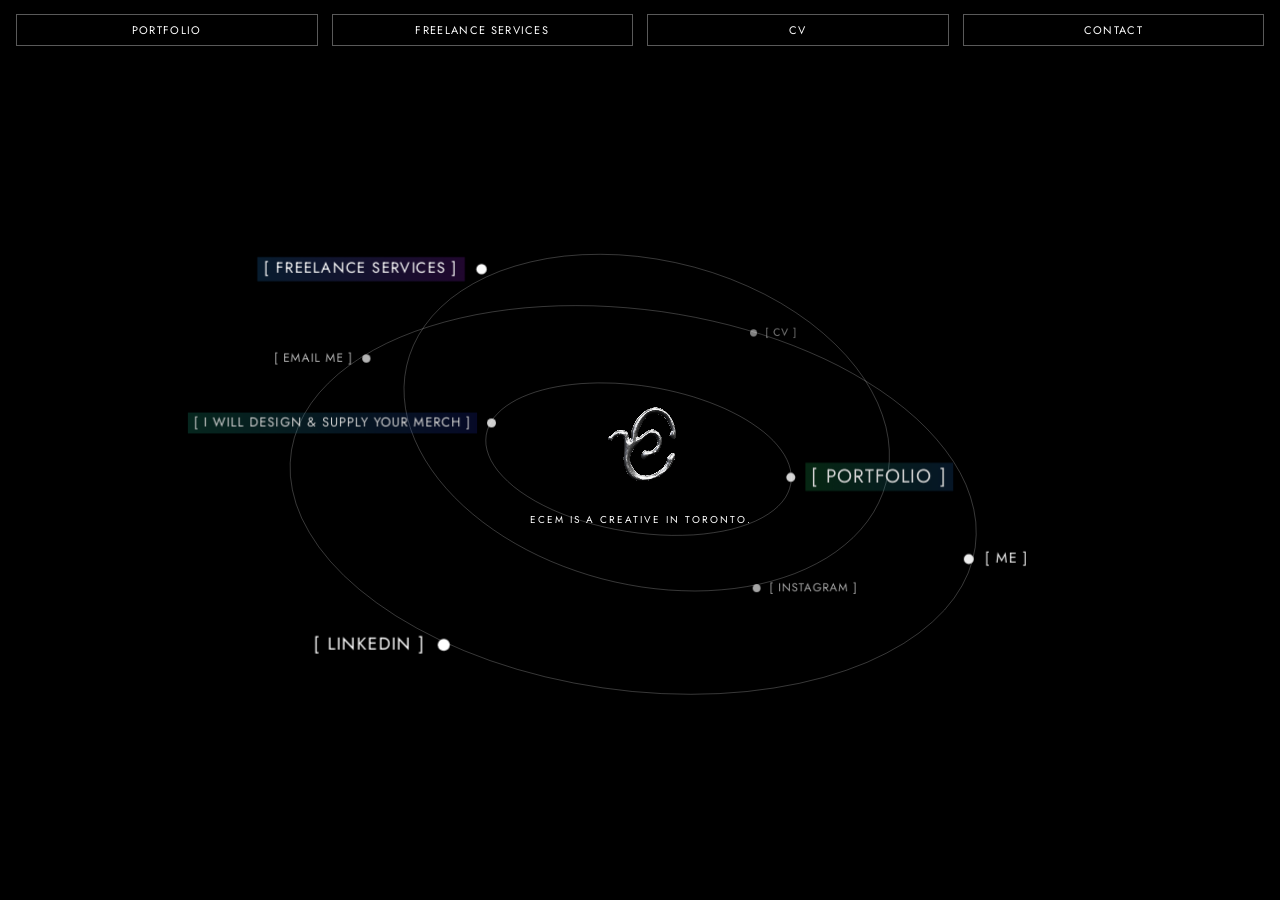
<file: index.html>
<!doctype html>
<html lang="en">
<head>
<meta charset="utf-8">
<meta name="viewport" content="width=device-width, initial-scale=1, viewport-fit=cover">
<!-- The front door of ecem.world: the logo, a line about Ecem beneath it, and
     the places to go, orbiting it. The portfolio feed is at /portfolio/. -->
<title>Ecem Öztürk — ecem.world</title>
<meta name="description" content="Ecem Öztürk — designer and art director, Toronto.">
<meta property="og:type" content="website">
<meta property="og:title" content="Ecem Öztürk">
<meta property="og:description" content="Designer and art director, Toronto.">
<meta property="og:url" content="https://ecem.world/">
<script>
  // Links shared before the portfolio moved (ecem.world/#/a-project) still
  // land on that project.
  if (/^#\//.test(location.hash)) location.replace('/portfolio/' + location.hash);
  // The studio's Preview shows the portfolio; a studio tab opened before the
  // portfolio moved still asks for /?preview, so pass that along too (the
  // preview window keeps its link back to the studio).
  if (/[?&]preview/.test(location.search)) location.replace('/portfolio/' + location.search + location.hash);
</script>
<meta name="theme-color" content="#000000">
<link rel="icon" href="/assets/favicon.ico?v=2" sizes="32x32">
<link rel="preconnect" href="https://fonts.googleapis.com">
<link rel="preconnect" href="https://fonts.gstatic.com" crossorigin>
<!-- Where "three" lives: must come before anything loads the 3D code. -->
<script type="importmap">
{ "imports": { "three": "/vendor/three/three.module.js" } }
</script>
<!-- The logo arrives first: its still frame straight away, and everything the
     live 3D logo needs downloading at once rather than one after another. -->
<link rel="preload" href="/assets/logo-still.webp" as="image" fetchpriority="high">
<link rel="preload" href="/model/model.glb" as="fetch" crossorigin="anonymous">
<link rel="modulepreload" href="/vendor/three/three.module.js">
<link rel="modulepreload" href="/assets/scene.js?v=20261124a">
<link rel="modulepreload" href="/vendor/three/loaders/GLTFLoader.js">
<link rel="modulepreload" href="/vendor/three/environments/RoomEnvironment.js">
<link rel="modulepreload" href="/vendor/three/utils/BufferGeometryUtils.js">
<link rel="stylesheet" href="https://fonts.googleapis.com/css2?family=Jost:ital,wght@0,300..700;1,300..700&display=swap">
<style>
  :root {
    --bg: #000;
    --fg: #fff;
    --ring: rgba(255, 255, 255, 0.22);
    --font: "Jost", Helvetica, Arial, sans-serif;
    --logo: 112px;             /* the "e" once it has settled in the middle */
    --big: min(64vmin, 560px); /* the "e" during the opening */
  }
  * { box-sizing: border-box; }
  html, body { margin: 0; height: 100%; background: var(--bg); color: var(--fg); }
  body { font: 400 13px/1.3 var(--font); overflow: hidden; -webkit-font-smoothing: antialiased; }

  .sky { position: fixed; inset: 0; }

  /* The logo: large first, then it settles, smaller, in the very middle. */
  #stage {
    position: absolute; left: 50%; top: 50%;
    width: var(--big); height: var(--big);
    transform: translate(-50%, -50%) scale(1);
    transition: transform 1400ms cubic-bezier(0.65, 0, 0.35, 1), left 1400ms cubic-bezier(0.65, 0, 0.35, 1);
    z-index: 5;
  }
  #stage canvas { display: block; width: 100% !important; height: 100% !important; position: relative; opacity: 0; transition: opacity 450ms ease; }
  /* The logo's still first frame, shown at once; the live logo fades in over
     it once drawn (scene.js marks #stage "live"), then the still steps away. */
  #stage .still { position: absolute; inset: 0; width: 100%; height: 100%; transition: opacity 0s linear 500ms; }
  #stage.live canvas { opacity: 1; }
  #stage.live .still { opacity: 0; }
  .settled #stage { left: var(--lx, 50%); transform: translate(-50%, -50%) scale(var(--k, 0.2)); }
  /* Once settled, the logo is drawn at its real size instead of being drawn
     large and shrunk: far fewer pixels to render every frame, so the page
     stays smooth on phones. (Swapped in with no visible change.) */
  .small #stage { width: var(--logo); height: var(--logo); transform: translate(-50%, -50%) scale(1); }

  /* The line under the logo. It is always laid out at its settled size and
     place; during the opening it is carried, larger, to just under the big
     logo (--topen, worked out in script), and glides home as one piece, so
     the letters never re-flow or re-wrap mid-motion. */
  .title {
    position: absolute; left: var(--tl, 50%); top: calc(50% + var(--logo) / 2 + 6px);
    margin: 0; z-index: 6;
    font-size: 10px; font-weight: 400; letter-spacing: 0.2em; text-transform: uppercase;
    width: max-content; max-width: 86vw; text-align: center; line-height: 1.5;
    padding-left: 0.2em;    /* balance the tracking after the last letter */
    transform-origin: 0 0; transform: var(--topen, none);
    transition: transform 1400ms cubic-bezier(0.65, 0, 0.35, 1), opacity 600ms ease;
  }
  .settled .title { transform: none; }

  /* The orbits: circles on tilting planes, traced in script, fading in one by one. */
  svg.rings { position: absolute; inset: 0; width: 100%; height: 100%; pointer-events: none; z-index: 1; }
  svg.rings path { fill: none; stroke: var(--ring); stroke-width: 1; opacity: 0; transition: opacity 900ms ease; }
  .settled svg.rings path { opacity: 1; }
  .settled svg.rings path:nth-child(2) { transition-delay: 180ms; }
  .settled svg.rings path:nth-child(3) { transition-delay: 360ms; }

  /* A point on an orbit, with its title right beside it, travelling with it.
     Point and title are one link. Behind the logo (the far half of an orbit)
     they dim and pass under it. */
  .body {
    position: absolute; left: 0; top: 0;
    display: flex; align-items: center; gap: 10px;
    color: var(--fg); text-decoration: none;
    letter-spacing: 0.08em; text-transform: uppercase;
    opacity: 0; transition: opacity 700ms ease;
    will-change: transform;
    z-index: 8;
    padding: 8px;               /* a comfortable target for a finger */
  }
  .settled .body.on { opacity: var(--o, 1); }
  /* The two main destinations: highlighted, the text staying white. */
  /* Its colour drifts slowly round the spectrum, deep enough for white text. */
  .body.mark .label { background: var(--hl, rgba(15, 138, 60, 0.2)); padding: 2px 6px; }
  /* [ PORTFOLIO ]: the main door, set larger. */
  .body.big .label { font-size: 1.45em; }
  .body .dot { width: 9px; height: 9px; border-radius: 50%; background: var(--fg); flex: none; transition: transform 200ms ease; }
  .body .label { transition: opacity 200ms ease; }
  /* Titles on the left half read toward the middle from the left. */
  .body.flip { flex-direction: row-reverse; }
  .body.flip .label { text-align: right; }
  .body .label { width: max-content; }
  @media (hover: hover) {
    .body:hover { opacity: 1 !important; }
    .body:hover .dot { transform: scale(1.5); }
  }


  /* Phones held upright: once settled on the left, the line reads from the
     left edge under the logo, on two lines, rather than running off screen. */
  @media (max-aspect-ratio: 1/1.15) {
    .title { text-align: left; max-width: 136px; padding-left: 0; }
  }
  /* Phones held upright: [ PORTFOLIO ] sits in the middle, set larger still. */
  @media (max-aspect-ratio: 1/1.15) {
    .body.big .label { font-size: 2em; white-space: nowrap; }
  }
  @media (max-width: 600px) {
    :root { --logo: 84px; }
    body { font-size: 11px; }
    .body { gap: 7px; letter-spacing: 0.06em; }
    .body .dot { width: 7px; height: 7px; }
  }

  /* The essentials, always in plain sight above the orbit: four links, each
     in its own hairline box, splitting the width evenly. They arrive with the
     orbit and leave with it. */
  .top {
    position: fixed; left: 0; right: 0; top: 0; z-index: 12;
    display: grid; grid-template-columns: repeat(4, minmax(0, 1fr)); gap: 0 14px;
    padding: 14px 16px 0;
    opacity: 0; transition: opacity 900ms ease 300ms;
  }
  .settled .top { opacity: 1; }
  .top a {
    border: 1px solid rgba(255, 255, 255, 0.35); padding: 8px 10px; background: #000;
    text-align: center;
    color: var(--fg); text-decoration: none; text-transform: uppercase;
    letter-spacing: 0.12em; font-size: 11px; white-space: nowrap; overflow: hidden; text-overflow: ellipsis;
    transition: border-color 200ms ease, background 200ms ease;
  }
  .top a:hover { border-color: #fff; background: #111; }
  .top .short { display: none; }
  @media (max-width: 600px) {
    .top { gap: 0 8px; padding: 10px 12px 0; }
    .top a { font-size: 10px; letter-spacing: 0.08em; padding: 7px 4px; }
    .top .long { display: none; }
    .top .short { display: inline; }
  }
  .leaving .top { opacity: 0 !important; transition: opacity 380ms ease !important; }
  .no-anim .top { transition: none !important; }
  /* Leaving for the portfolio: everything else fades and the logo glides
     to its place in the portfolio's corner (see the [ PORTFOLIO ] link). */
  .leaving #stage { transition: left 900ms cubic-bezier(0.65, 0, 0.35, 1), top 900ms cubic-bezier(0.65, 0, 0.35, 1), transform 900ms cubic-bezier(0.65, 0, 0.35, 1); }
  .leaving .body, .leaving .title, .leaving svg.rings path { opacity: 0 !important; transition: opacity 380ms ease !important; }
  .no-anim #stage, .no-anim .title, .no-anim svg.rings path, .no-anim .body { transition: none !important; }
  @media (prefers-reduced-motion: reduce) {
    #stage, .title, svg.rings path, .body { transition: none !important; }
  }
</style>
</head>
<body>

<nav class="top" aria-label="Main">
  <a href="/portfolio/">Portfolio</a>
  <a href="/freelance/"><span class="long">Freelance Services</span><span class="short">Freelance</span></a>
  <a href="/cv/">CV</a>
  <a href="mailto:hello@ecem.world">Contact</a>
</nav>

<main class="sky" aria-label="ecem.world">
  <div id="stage" aria-hidden="true"><img class="still" src="/assets/logo-still.webp" alt="" fetchpriority="high" decoding="sync"></div>
  <h1 class="title">Ecem is a creative in Toronto.</h1>
  <svg class="rings" aria-hidden="true"><path/><path/><path/></svg>
  <nav id="bodies" aria-label="Pages"></nav>
</main>


<script type="module">
  // The 3D logo is fetched on the side, so the opening doesn't wait for it.
  const createScene = (el) => import('/assets/scene.js?v=20261124a').then((m) => m.createScene(el));

  /* ── What orbits where ─────────────────────────────────────────────
     ring: 0 innermost … 2 outermost. `at`: where the link stays on a phone,
     in degrees round its orbit (0 = straight right of the logo, -90 = up). */
  const BODIES = [
    { ring: 0, label: '[ PORTFOLIO ]', href: '/portfolio/', mark: true, big: true, at: -24 },
    { ring: 0, label: '[ I WILL DESIGN & SUPPLY YOUR MERCH ]', href: '/merch/', mark: true, at: 45 },
    { ring: 1, label: '[ INSTAGRAM ]', href: 'https://www.instagram.com/ecem.zip/', away: true, at: -74 },
    { ring: 1, label: '[ FREELANCE SERVICES ]', href: '/freelance/', mark: true, at: -42 },
    { ring: 2, label: '[ LINKEDIN ]', href: 'https://www.linkedin.com/in/ecem-%C3%B6zt%C3%BCrk/', away: true, at: 88 },
    { ring: 2, label: '[ EMAIL ME ]', href: 'mailto:hello@ecem.world', at: 62 },
    { ring: 2, label: '[ CV ]', href: '/cv/', at: 40 },
    { ring: 2, label: '[ ME ]', href: '/portfolio/#/about', at: -40 },
  ];

  /* Each orbit: its radius as a share of the screen's shorter side (a
     phone held upright gets a little more), how many seconds one lap takes,
     and which way it turns. Inner orbits are quicker; all of them slow. */
  const RINGS = [
    { size: 0.17, phone: 0.25, lap: 240, dir: 1 },
    { size: 0.27, phone: 0.37, lap: 330, dir: -1 },
    { size: 0.37, phone: 0.48, lap: 440, dir: 1 },
  ];

  const root = document.documentElement;
  const sky = document.querySelector('.sky');
  const stage = document.getElementById('stage');
  const nav = document.getElementById('bodies');
  const still = matchMedia('(prefers-reduced-motion: reduce)').matches;

  // The points and their titles. Spread evenly round each orbit, with the
  // orbits offset from one another so no two titles start stacked.
  const els = BODIES.map((b, i) => {
    const onRing = BODIES.filter((x) => x.ring === b.ring);
    const k = onRing.indexOf(b);
    b.phase = (k / onRing.length) * Math.PI * 2 + b.ring * 0.9 + 0.35;
    const a = document.createElement('a');
    a.className = 'body' + (b.mark ? ' mark' : '') + (b.big ? ' big' : '');
    a.href = b.href;
    if (b.away) { a.target = '_blank'; a.rel = 'noopener'; }
    a.innerHTML = `<span class="dot"></span><span class="label"></span>`;
    a.querySelector('.label').textContent = b.label;
    nav.appendChild(a);
    return a;
  });

  /* ── How the orbits move in depth ─────────────────────────────────
     Each orbit is a circle on its own plane, always tipped well back so the
     whole system reads in 3D: points come toward you (larger, brighter, over
     the logo) and recede (smaller, dimmer, behind it). On top of that, each
     plane sways a little, very slowly, on its own rhythm.
       tip:   how far each orbit leans back (radians), and to which side
       sway:  how much that lean drifts, forward/back and side to side
       period: seconds for one sway */
  const DEPTH = {
    tip:    [1.05, -0.95, 1.12],
    swing:  [0.28, -0.22, 0.12],
    sway:   { ax: 0.14, ay: 0.12 },
    period: [96, 124, 152],
  };
  // How far the phone's orbits tip while breathing (radians).
  const PHONE_BREATH = { ax: 0.22, ay: 0.3, period: [24, 31, 38] };
  // Sizes follow the screen; a phone held upright gets slightly larger orbits.
  let W, H, cx, cy, radii, F, tipScale = 1;
  /* On a phone held upright the orbits are seen side-on: their centre, and
     the logo, sit at the left edge of the screen; the orbits are large
     circles whose right halves sweep across the screen and run off its edges,
     and each link stays still at its own place on them. */
  let phone = false;
  function layout() {
    W = sky.clientWidth; H = sky.clientHeight; cx = W / 2; cy = H / 2;
    const portrait = H > W * 1.15;
    phone = portrait;
    if (phone) {
      const logoPx = parseFloat(getComputedStyle(root).getPropertyValue('--logo'));
      cx = Math.max(logoPx / 2 + 22, W * 0.17);
      radii = [0.24, 0.35, 0.44].map((f) => H * f);
      F = radii[2] * 3.2;
      root.style.setProperty('--lx', `${cx}px`);
      root.style.setProperty('--k', String(logoPx / stage.offsetWidth));
      return;
    }
    root.style.removeProperty('--lx');
    tipScale = portrait ? 0.72 : 1;   // upright phones: a little less tipped, so orbits keep some height
    const base = Math.min(W, H);
    radii = RINGS.map((r) => base * (portrait ? r.phone : r.size));
    F = radii[2] * 3.2;            // camera distance: how strong the perspective is
    root.style.setProperty('--k', String(parseFloat(getComputedStyle(root).getPropertyValue('--logo')) / stage.offsetWidth));
  }
  // The line under the logo: its settled place, and the larger place under
  // the big logo it starts from during the opening (see .title).
  const title = document.querySelector('.title');
  function placeTitle() {
    const w = title.offsetWidth;
    const left = phone ? 16 : W / 2 - w / 2;
    title.style.setProperty('--tl', `${left}px`);
    const s = 1.5, big = stage.offsetWidth;
    const dx = W / 2 - (w * s) / 2 - left;
    const dy = H / 2 + big / 2 + 14 - title.offsetTop;
    title.style.setProperty('--topen', `translate(${dx}px, ${dy}px) scale(${s})`);
  }
  addEventListener('resize', () => { layout(); placeTitle(); });
  layout();
  placeTitle();
  // The font arriving changes the line's width: place it again.
  if (document.fonts) document.fonts.ready.then(placeTitle);

  // A point at angle `a` on orbit k, at that orbit's moment `t`: tipped onto
  // its plane, then seen in perspective. Returns screen x, y, depth z
  // (positive = toward you) and the perspective scale.
  function project(k, a, t) {
    const per = phone ? PHONE_BREATH.period[k] : DEPTH.period[k];
    const ph = k * 2.1;
    // Phones: the orbits face you and only breathe — each slowly tips a
    // little toward and away from you, on its own rhythm, so the arcs swell
    // and settle in depth while the links keep their places on them.
    const tx = phone
      ? PHONE_BREATH.ax * Math.sin((2 * Math.PI * t) / per + ph)
      : DEPTH.tip[k] * tipScale + DEPTH.sway.ax * Math.sin((2 * Math.PI * t) / per + ph);
    const ty = phone
      ? PHONE_BREATH.ay * Math.sin((2 * Math.PI * t) / (per * 1.31) + ph * 1.7)
      : DEPTH.swing[k] + DEPTH.sway.ay * Math.sin((2 * Math.PI * t) / (per * 1.31) + ph * 1.7);
    const r = radii[k];
    let x = r * Math.cos(a), y = r * Math.sin(a), z = 0;
    // tip forward/back round the horizontal axis
    const y1 = y * Math.cos(tx), z1 = y * Math.sin(tx);
    // swing round the vertical axis
    const x2 = x * Math.cos(ty) + z1 * Math.sin(ty), z2 = -x * Math.sin(ty) + z1 * Math.cos(ty);
    const s = F / (F - z2);
    return { x: cx + x2 * s, y: cy + y1 * s, z: z2, s };
  }

  // Motion: each orbit keeps its own clock; hovering a title holds its orbit
  // (turning and tilting) still so it is easy to click.
  let last = null;
  const held = new Set();
  els.forEach((el, i) => {
    el.addEventListener('mouseenter', () => held.add(BODIES[i].ring));
    el.addEventListener('mouseleave', () => held.delete(BODIES[i].ring));
  });
  const ringT = RINGS.map(() => 0);
  let clock = 0;
  function tick(now) {
    if (last !== null) {
      const dt = Math.min((now - last) / 1000, 0.05);
      if (!still) RINGS.forEach((_, k) => { if (!held.has(k)) ringT[k] += dt; });
      clock += dt;
    }
    last = now;
    draw();
    requestAnimationFrame(tick);
  }

  function draw() {
    // The orbits themselves, traced through their tilted planes.
    paths.forEach((path, k) => {
      let d = '';
      for (let n = 0; n <= 96; n++) {
        const q = project(k, (n / 96) * Math.PI * 2, ringT[k]);
        d += (n ? 'L' : 'M') + q.x.toFixed(1) + ' ' + q.y.toFixed(1);
      }
      path.setAttribute('d', d + 'Z');
    });
    // The highlight's colour: a slow, subtle drift round the spectrum.
    const hue = (140 + clock * 2.4) % 360;   // one round of colours in about 2½ minutes
    BODIES.forEach((b, i) => {
      const r = RINGS[b.ring];
      const ang = phone ? (b.at * Math.PI) / 180 : b.phase + (r.dir * ringT[b.ring] * Math.PI * 2) / r.lap;
      const q = project(b.ring, ang, ringT[b.ring]);
      const el = els[i];
      // Titles run outward from the middle, away from the logo. If that side
      // of the screen is short of room they wrap onto more lines; only when
      // there is really no room do they cross to the other side.
      const label = el.lastElementChild;
      const edge = 12, gap = 28;
      const outward = q.x >= cx ? W - edge - q.x - gap : q.x - edge - gap;
      const inward = q.x >= cx ? q.x - edge - gap : W - edge - q.x - gap;
      // A title crosses to the other side only if it can't fit outward even
      // when wrapped (short titles need only their own width).
      label.style.maxWidth = 'none';
      const need = Math.min(label.offsetWidth, 110);
      // Some resistance, so a title near the edge doesn't flick from side to
      // side as its orbit breathes: once crossed, it needs clear room to come back.
      const cross = el.dataset.cross === '1' ? outward < need + 36 : outward < need - 4;
      el.dataset.cross = cross ? '1' : '0';
      const flip = (q.x < cx) !== cross;
      label.style.maxWidth = `${Math.max(60, Math.floor(cross ? inward : outward))}px`;
      el.classList.toggle('flip', flip);
      // The dot's own centre sits exactly on the orbit; nearer points are
      // drawn larger and brighter, further ones smaller, dimmer and, once
      // they are behind the middle, underneath the logo.
      const dot = el.firstElementChild;
      const dx = dot.offsetLeft + dot.offsetWidth / 2;
      const dy = dot.offsetTop + dot.offsetHeight / 2;
      const s = Math.max(0.7, Math.min(1.35, q.s));
      el.style.transform = `translate(${q.x}px, ${q.y}px) scale(${s.toFixed(3)}) translate(${-dx}px, ${-dy}px)`;
      const depth = Math.max(-1, Math.min(1, q.z / radii[2]));
      el.style.setProperty('--o', Math.min(1, (phone ? 0.92 : 0.82) + depth * 0.4).toFixed(3));
      el.style.zIndex = q.z < 0 ? 2 : 8;
      if (b.mark) {
        const h1 = (hue + i * 22) % 360, h2 = (h1 + 70) % 360;
        el.style.setProperty('--hl', `linear-gradient(90deg, hsl(${h1} 85% 55% / 0.2), hsl(${h2} 85% 55% / 0.2))`);
      }
    });
  }
  const paths = [...document.querySelectorAll('svg.rings path')];
  draw();
  requestAnimationFrame(tick);

  // Into the portfolio: the logo travels to where the portfolio keeps it
  // (top left: 92px on wide screens, 79px on phones), the rest fades away,
  // then the portfolio opens around it.
  // Draw the settled logo at its real size (see .small). Only once it has
  // stopped moving: the swap is invisible at rest, not mid-glide.
  function drawSmall() {
    root.classList.add('no-anim', 'small');
    requestAnimationFrame(() => requestAnimationFrame(() => root.classList.remove('no-anim')));
  }
  function afterGlide(fn) {
    let done = false;
    const finish = () => { if (done) return; done = true; stage.removeEventListener('transitionend', onEnd); fn(); };
    const onEnd = (e) => { if (e.target === stage && e.propertyName === 'transform') finish(); };
    stage.addEventListener('transitionend', onEnd);
    setTimeout(finish, 4000);   // in case no transition ran at all
  }
  function toCorner() {
    const wide = innerWidth > 860;
    const size = wide ? 92 : 79, left = wide ? 4 : 0, top = wide ? 8 : 4;
    stage.style.left = `${left + size / 2}px`;
    stage.style.top = `${top + size / 2}px`;
    stage.style.transform = `translate(-50%, -50%) scale(${size / stage.offsetWidth})`;
  }
  // Back from the portfolio: the logo, starting in the portfolio's corner,
  // glides back to the middle, then the orbits, links and title fade in.
  function comeHome() {
    stage.style.left = stage.style.top = stage.style.transform = '';
    setTimeout(() => root.classList.remove('leaving'), 900);
  }
  const portfolioLink = els[BODIES.findIndex((b) => b.href === '/portfolio/')];
  portfolioLink.addEventListener('click', (e) => {
    if (e.metaKey || e.ctrlKey || e.shiftKey || e.altKey || still) return;
    e.preventDefault();
    root.classList.add('leaving');
    toCorner();
    try { sessionStorage.setItem('ecem.world:arrive', '1'); } catch (err) { /* storage blocked */ }
    setTimeout(() => { location.href = portfolioLink.href; }, 920);
  });
  // Coming back with the browser's Back button to this same page (kept in
  // memory, still in its "leaving" state): play the way out in reverse.
  addEventListener('pageshow', (e) => {
    if (!e.persisted || !root.classList.contains('leaving')) return;
    comeHome();
  });

  // The opening: the logo large on black, then it settles in the middle, the
  // orbits draw in, and the points arrive one by one.
  const wait = (ms) => new Promise((r) => setTimeout(r, ms));
  const ready = createScene(stage).catch((err) => console.error('3D scene failed to start:', err));
  let seen = false, returning = false;
  try { seen = !!sessionStorage.getItem('ecem.world:intro'); sessionStorage.setItem('ecem.world:intro', '1'); } catch (e) { /* storage blocked */ }
  if (!seen) {
    // The opening starts as soon as the logo can be seen: the still frame,
    // or the live logo if that happens to be first.
    const stillImg = stage.querySelector('.still');
    const stillShown = stillImg.complete ? Promise.resolve() : new Promise((r) => { stillImg.onload = stillImg.onerror = r; });
    await Promise.race([ready, stillShown, wait(3500)]);
    await wait(still ? 0 : 1100);
  } else {
    // Coming back: no opening. From the portfolio's logo, the logo starts in
    // the portfolio's corner and glides home; otherwise straight to the
    // settled view.
    try {
      // Only a fresh note counts: straight back from the portfolio, not a
      // visit to the CV or elsewhere first.
      returning = Date.now() - Number(sessionStorage.getItem('ecem.world:return') || 0) < 5000;
      sessionStorage.removeItem('ecem.world:return');
    } catch (e) { /* storage blocked */ }
    root.classList.add('no-anim');
    if (returning && !still) { root.classList.add('leaving'); toCorner(); }
    requestAnimationFrame(() => requestAnimationFrame(() => {
      root.classList.remove('no-anim');
      if (returning && !still) comeHome();
    }));
  }
  root.classList.add('settled');
  // When the logo has finished moving, swap it to drawing at its real size.
  if (still || (seen && !returning)) drawSmall();
  else afterGlide(drawSmall);
  els.forEach((el, i) => setTimeout(() => el.classList.add('on'), still || seen ? 0 : 900 + i * 140));
</script>
</body>
</html>
</file>
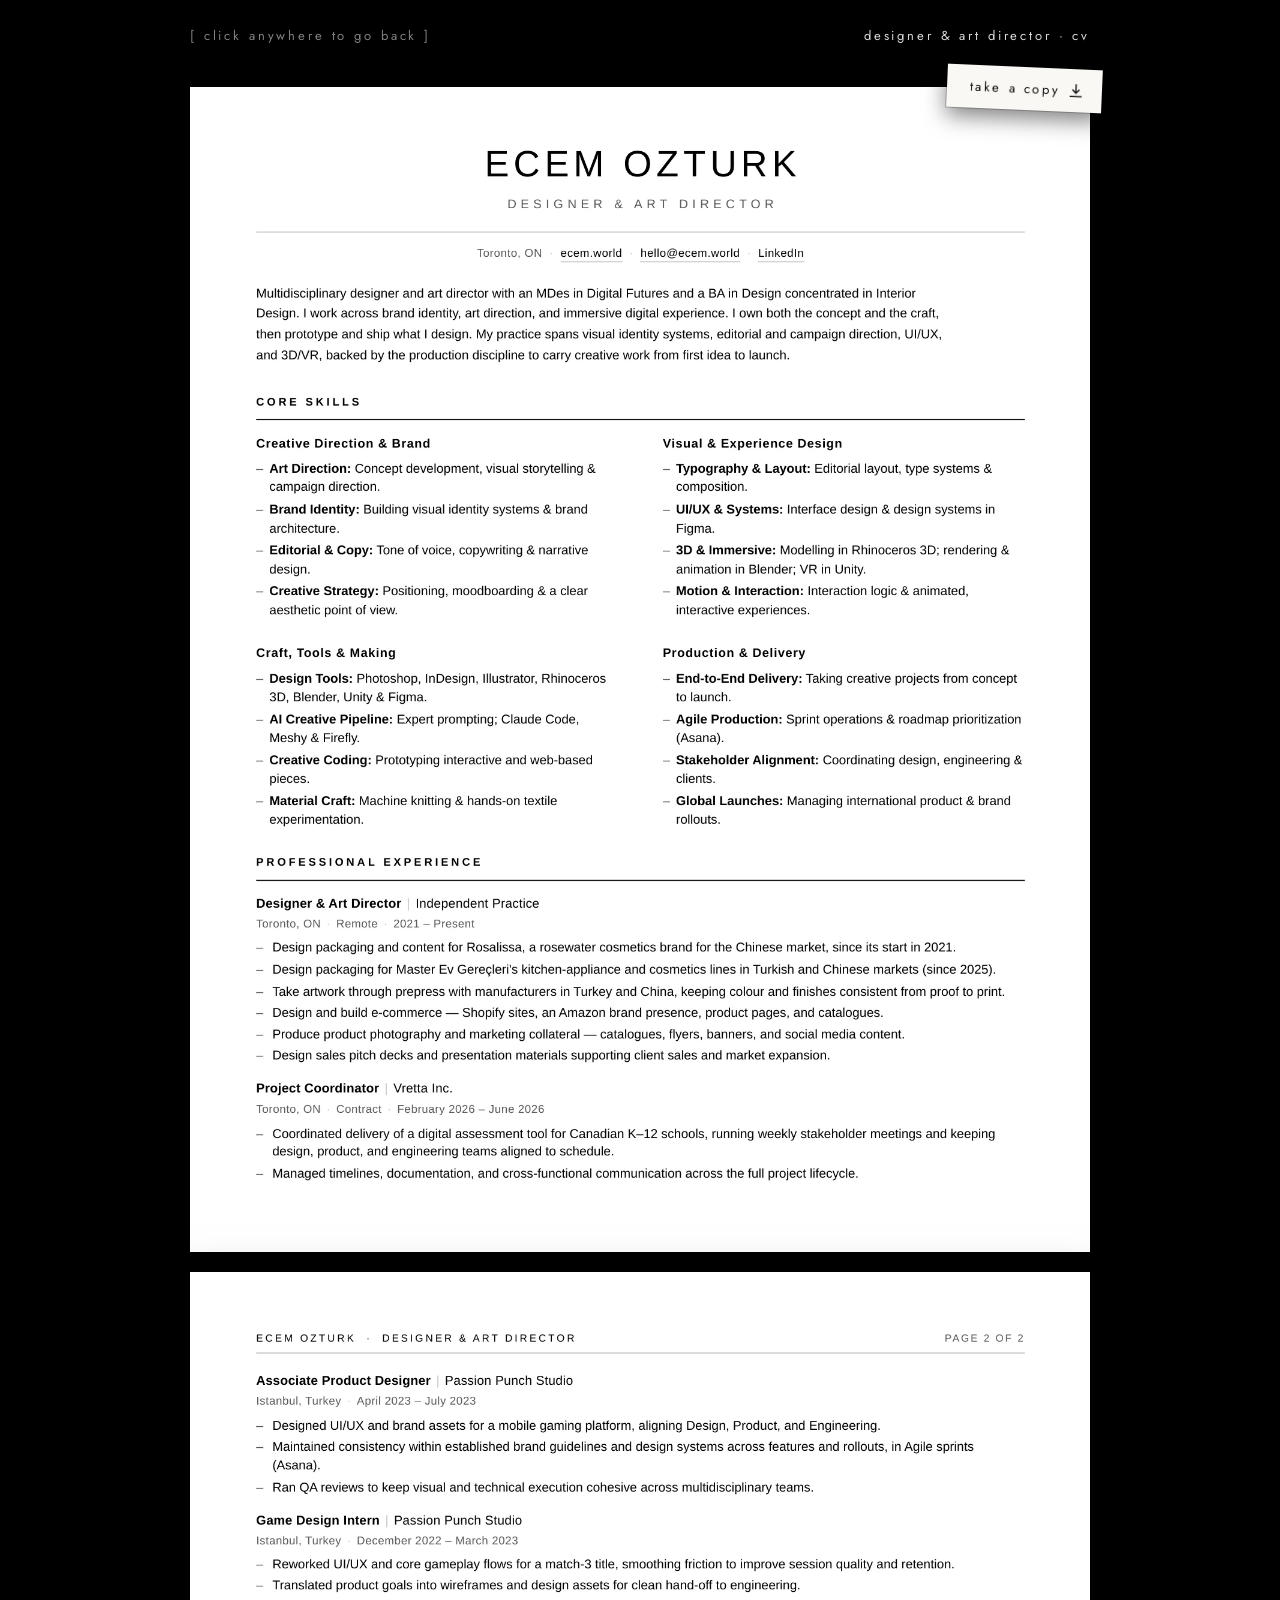
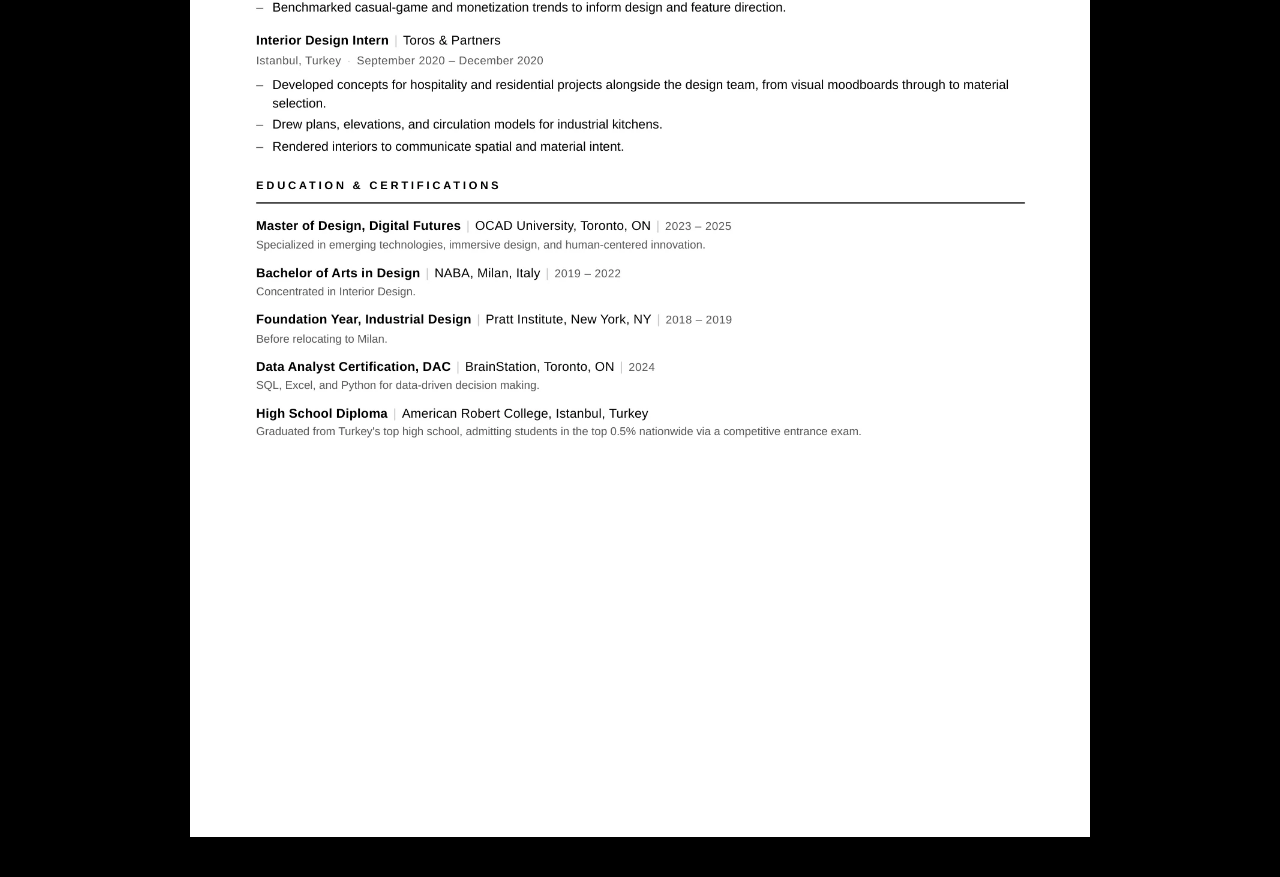
<file: cv/index.html>
<!doctype html>
<html lang="en">
<head>
<meta charset="utf-8">
<meta name="viewport" content="width=device-width, initial-scale=1, viewport-fit=cover">
<link rel="preconnect" href="https://fonts.googleapis.com">
<link rel="preconnect" href="https://fonts.gstatic.com" crossorigin>
<link rel="stylesheet" href="https://fonts.googleapis.com/css2?family=Jost:ital,wght@0,300..700;1,300..700&display=swap">
<title>ecem.world — cv</title>
<meta name="description" content="Ecem Ozturk — Designer &amp; Art Director. Curriculum vitae.">
<meta name="theme-color" content="#000000">
<link rel="icon" href="../assets/favicon.ico?v=2" sizes="32x32">
<link rel="icon" href="../assets/icon-192.png?v=2" type="image/png" sizes="192x192">
<link rel="apple-touch-icon" href="../assets/apple-touch-icon.png?v=2">

<style>
  :root { color-scheme: dark; }
  * { box-sizing: border-box; }

  html, body { margin: 0; background: #000; }

  /* Everything that is not the paper is a way back, so the dark says so.
     There is no built-in "back" cursor, hence the inlined arrow; the keyword
     after it is the fallback wherever a custom cursor is refused. */
  body {
    cursor: url("[data-uri]") 16 16, pointer;
  }

  /* Over the paper itself, nothing is clickable — an ordinary pointer. */
  .pages img { cursor: default; }

  /* Links keep the hand that says "this does its own thing". */
  a { cursor: pointer; }

  body {
    font-family: "Jost", Helvetica, Arial, sans-serif;
    color: #fff;
    -webkit-font-smoothing: antialiased;
    padding: 0 20px 40px;
  }

  /* ── Top bar ─────────────────────────────────────────────────────── */
  header {
    display: flex;
    align-items: baseline;
    justify-content: space-between;
    gap: 16px;
    max-width: 900px;
    margin: 0 auto;
    padding: 26px 0 22px;
    font-size: clamp(11px, 2.4vmin, 13px);
    letter-spacing: 0.22em;
  }

  header .here { opacity: 0.85; }

  /* Not a button pretending to be text — a real one, so it is tabbable and
     answers Enter. It happens to look like the instruction it is. */
  .hint {
    appearance: none;
    margin: 0;
    padding: 0;
    border: 0;
    background: none;
    font: inherit;
    letter-spacing: inherit;
    color: inherit;
    opacity: 0.5;
    transition: opacity 220ms ease;
  }

  .hint:hover, .hint:focus-visible { opacity: 0.9; }
  .hint:focus-visible { outline: 1px solid rgba(255,255,255,0.6); outline-offset: 6px; }

  /* On a pointer device the sentence is the whole control. */
  .hint .arrow, .hint .short { display: none; }

  /* ── The pages ───────────────────────────────────────────────────── */
  .pages {
    max-width: 900px;
    margin: 0 auto;
    display: flex;
    flex-direction: column;
    gap: 20px;
  }

  .page { position: relative; }

  .pages img {
    display: block;
    width: 100%;
    height: auto;
    background: #fff;
    /* Paper lifted off the dark, rather than a white box stuck to it. */
    box-shadow: 0 18px 44px rgba(0, 0, 0, 0.8);
  }

  /* ── Live links over the paper ───────────────────────────────────────
     The pages are flat images, so the PDF's own hyperlinks do not survive
     onto the site. These sit on top of them, placed from the rectangles the
     build reads back out of the PDF (assets/cv-links.json) — so they move
     when the layout moves and cannot drift out of register by hand.

     The underline is already drawn on the paper underneath. These add the
     behaviour, not a second set of marks. */
  .hot {
    position: absolute;
    display: block;
    padding: 0;
    border: 0;
    background: none;
    font: inherit;
    color: transparent;              /* the words are in the image below */
    text-decoration: none;
    cursor: pointer;
    border-radius: 2px;
    transition: background-color 160ms ease;
  }

  /* The link rectangles are about 10pt tall — roughly 23px at full width and
     half that on a phone, well under a thumb. This grows the target without
     moving the highlight. Horizontal growth stays small: the three links sit
     close together and must not overlap each other. */
  .hot::after {
    content: "";
    position: absolute;
    inset: -13px -4px;
  }

  /* Hover is scoped to devices that actually have a pointer. Left unscoped,
     a tapped element on a touch screen keeps :hover until something else is
     tapped — so the caption would stay parked over her name after a copy,
     which is the exact thing the press-to-reveal behaviour avoids. */
  @media (hover: hover) {
    .hot:hover { background: rgba(0, 0, 0, 0.1); }
  }

  .hot:focus-visible {
    background: rgba(0, 0, 0, 0.1);
    outline: none;
    box-shadow: 0 0 0 2px #000;
  }

  /* ── What each one does, said before it is pressed ───────────────── */
  .tip {
    position: absolute;
    left: 50%;
    bottom: calc(100% + 9px);
    transform: translateX(-50%);
    z-index: 4;
    padding: 5px 9px;
    border-radius: 4px;
    background: #15151a;
    color: #fff;
    font-size: 11px;
    letter-spacing: 0.07em;
    line-height: 1.3;
    white-space: nowrap;
    pointer-events: none;
    opacity: 0;
    transition: opacity 160ms ease;
  }

  /* The little nib pointing down at the link. */
  .tip::after {
    content: "";
    position: absolute;
    top: 100%;
    left: 50%;
    margin-left: -4px;
    border: 4px solid transparent;
    border-top-color: #15151a;
  }

  .hot:focus-visible .tip,
  .tip.is-shown { opacity: 1; }

  @media (hover: hover) {
    .hot:hover .tip { opacity: 1; }
  }

  /* Confirmation reuses the same bubble rather than throwing a toast
     somewhere else on the screen. */
  .tip.is-done { background: #1f6f3f; }
  .tip.is-done::after { border-top-color: #1f6f3f; }

  @media (hover: none) {
    /* No hover here, so two things change.

       The targets have to advertise themselves, since nothing will reveal
       them on approach.

       And the caption cannot simply be left up. The page image scales down
       with the window but a legible bubble does not, so at phone width a
       permanent one is wider than the whole contact line and sits across
       her name. It is shown on finger-down instead (see the script): you
       read "click to copy" while pressing, and "copied" when you lift. */
    .hot { background: rgba(0, 0, 0, 0.07); }
    .hot::after { inset: -15px -5px; }

    .tip {
      font-size: 10px;
      padding: 4px 8px;
      letter-spacing: 0.04em;
    }
  }

  /* ── Take a copy ─────────────────────────────────────────────────── */
  /* Clipped to the paper's own top corner, the way a note left on a document
     is — not parked at the edge of the window. Sticky, so it rides down with
     you instead of scrolling out of reach on a CV this long. */
  .take {
    position: sticky;
    top: 18px;
    z-index: 3;
    align-self: flex-end;
    /* Hangs just off the right edge, and takes up no vertical space of its
       own so the first page still starts at the top. */
    margin-right: -12px;
    /* Its own height plus the column gap, so the page rises to meet it, then
       a little back so the tag straddles the paper's top edge rather than
       hovering above it. */
    margin-bottom: -43px;
    display: inline-flex;
    align-items: center;
    gap: 10px;
    padding: 12px 20px;
    background: #faf8f4;
    color: #111;
    font-size: clamp(11px, 2.4vmin, 13px);
    letter-spacing: 0.2em;
    text-indent: 0.2em;
    text-decoration: none;
    white-space: nowrap;
    transform: rotate(2.5deg);
    /* Its own edge, so it reads over white paper as well as over black. */
    box-shadow: 0 0 0 1px rgba(0, 0, 0, 0.22), 0 8px 22px rgba(0, 0, 0, 0.5);
    transition: transform 240ms cubic-bezier(.22,.61,.36,1), box-shadow 240ms ease;
  }

  .take:hover, .take:focus-visible {
    transform: rotate(0deg) translateY(-2px);
    box-shadow: 0 0 0 1px rgba(0, 0, 0, 0.3), 0 14px 30px rgba(0, 0, 0, 0.65);
    outline: none;
  }

  .take:focus-visible { outline: 2px solid #fff; outline-offset: 4px; }
  .take:active { transform: rotate(0deg) translateY(0); transition-duration: 80ms; }
  .take svg { flex: none; }

  /* ── Touch ───────────────────────────────────────────────────────────
     Two things change on a touch screen.

     The note on the top corner is the one place a thumb cannot comfortably
     go, so take-a-copy moves into the thumb's arc at the bottom.

     And "click anywhere" stops being true. Measured on a real layout, the
     background is 36% of a 1280px desktop window — spread round the edges,
     where a backdrop is expected — but only 19% of an iPhone 13 and 11% of
     an iPad, in strips too narrow to aim at. So on touch the sentence
     becomes an ordinary back button beside it, and tapping the background
     stops doing anything, which also means no more ejecting yourself
     mid-read with a stray tap near the edge.

     The two sit in a row: [back] [take a copy], centred together. */
  @media (hover: none) {
    :root {
      --bar-back: 92px;
      --bar-take: 190px;
      --bar-gap: 8px;
      --bar-total: calc(var(--bar-back) + var(--bar-gap) + var(--bar-take));
    }

    body { padding-bottom: calc(104px + env(safe-area-inset-bottom)); }

    .hint .label { display: none; }
    .hint .arrow, .hint .short { display: inline; }

    .hint {
      position: fixed;
      z-index: 3;
      bottom: max(20px, env(safe-area-inset-bottom));
      left: calc(50% - var(--bar-total) / 2);
      width: var(--bar-back);
      min-height: 54px;
      display: inline-flex;
      align-items: center;
      justify-content: center;
      gap: 8px;
      /* Its own fill and hairline, so it reads over black and over paper. */
      background: #15151a;
      color: #fff;
      opacity: 1;
      box-shadow: 0 0 0 1px rgba(255, 255, 255, 0.32), 0 10px 30px rgba(0, 0, 0, 0.7);
      font-size: 13px;
      letter-spacing: 0.14em;
      text-indent: 0.14em;
      transition: transform 120ms ease, background-color 120ms ease;
    }

    .hint:active { transform: scale(0.97); background: #24242b; }
    .hint:hover, .hint:focus-visible { opacity: 1; }

    .take {
      position: fixed;
      top: auto;
      bottom: max(20px, env(safe-area-inset-bottom));
      left: calc(50% - var(--bar-total) / 2 + var(--bar-back) + var(--bar-gap));
      right: auto;
      margin: 0;
      width: var(--bar-take);
      transform: none;
      /* Comfortably past the 44px minimum. */
      min-height: 54px;
      justify-content: center;
      padding: 16px 28px;
      font-size: 13px;
      box-shadow: 0 0 0 1px rgba(0, 0, 0, 0.22), 0 10px 30px rgba(0, 0, 0, 0.7);
      /* No hover to telegraph the press, so the press itself answers. */
      transition: transform 120ms ease, background-color 120ms ease;
    }

    .take:hover, .take:focus-visible { transform: none; }
    .take:active { transform: scale(0.97); background: #ece8e0; }
  }

  @media (prefers-reduced-motion: reduce) {
    .take, header a { transition: none; }
  }
</style>
</head>
<body>

<header>
  <button type="button" class="hint" id="back">
    <svg class="arrow" width="12" height="11" viewBox="0 0 12 11" fill="none" aria-hidden="true">
      <path d="M11 5.5H1M5 1L1 5.5 5 10" stroke="currentColor" stroke-width="1.3"/>
    </svg><span class="label">[&nbsp;click anywhere to go back&nbsp;]</span><span class="short">back</span>
  </button>
  <span class="here">designer &amp; art director · cv</span>
</header>

<main class="pages">
  <a class="take" href="../assets/ecem-ozturk-cv.pdf?v=20261121a" download="Ecem-Ozturk-CV-2026.pdf">
    take a copy
    <svg width="12" height="13" viewBox="0 0 12 13" fill="none" aria-hidden="true">
      <path d="M6 0v9M2.5 5.5L6 9l3.5-3.5M0 12.5h12" stroke="currentColor" stroke-width="1.3"/>
    </svg>
  </a>
  <div class="page" data-page="1">
    <img src="../assets/cv-page-1.webp?v=20261121a" width="1500" height="1942"
         alt="Ecem Ozturk, Designer &amp; Art Director — curriculum vitae, page one: contact details, summary, core skills, and professional experience."
         decoding="async">
  </div>
  <div class="page" data-page="2">
    <img src="../assets/cv-page-2.webp?v=20261121a" width="1500" height="1942"
         alt="Curriculum vitae, page two: remaining professional experience, education and certifications."
         loading="lazy" decoding="async">
  </div>
</main>


<script>
  /* The whole dark field is a way back: click any of it and you return to the
   * landing page. The paper, the links and the header are excluded — and so
   * are the things that only look like clicks. */
  (function () {
    const HOME = '../';
    let startX = 0, startY = 0;

    addEventListener('pointerdown', (event) => {
      startX = event.clientX;
      startY = event.clientY;
    }, { passive: true });

    addEventListener('click', (event) => {
      // On touch the background is too small a target to aim at, and the
      // back button covers it — so a stray tap near an edge while reading
      // must not throw you off the page.
      if (matchMedia('(hover: none)').matches) return;

      // Otherwise only the paper and the real controls are exempt.
      if (event.target.closest('img, a, button')) return;

      // Finishing a text selection is not a click, nor is the end of a drag
      // or a flick-scroll that happens to land on the background.
      const selection = window.getSelection();
      if (selection && selection.toString().trim()) return;
      if (Math.hypot(event.clientX - startX, event.clientY - startY) > 8) return;

      location.href = HOME;
    });

    const hint = document.getElementById('back');
    if (hint) hint.addEventListener('click', () => { location.href = HOME; });

    // The keyboard equivalent of clicking away, for anyone who cannot.
    addEventListener('keydown', (event) => {
      if (event.key === 'Escape') location.href = HOME;
    });
  })();
</script>

<script>
  /* Live links laid over the paper.
   *
   * The pages are flat images, so a reader who never downloads the PDF has no
   * working links at all. These overlays restore them, positioned from
   * assets/cv-links.json — rectangles the build reads back out of the PDF it
   * just produced, as percentages, so they track the layout instead of being
   * measured off the picture by hand.
   *
   * The email is the odd one out: it copies rather than opening a mail app,
   * which nobody can guess from looking at it, so it says so first.
   *
   * If any of this fails the page is exactly what it was before — an image of
   * a CV and a download button.
   */
  (function () {
    const COPIED_FOR = 1800;   // ms the confirmation stays up

    async function copyText(text) {
      try {
        if (navigator.clipboard && window.isSecureContext) {
          await navigator.clipboard.writeText(text);
          return true;
        }
      } catch (err) { /* fall through to the old way */ }

      // Pre-clipboard-API browsers, and anything that refuses the promise.
      try {
        const field = document.createElement('textarea');
        field.value = text;
        field.setAttribute('readonly', '');
        field.style.cssText = 'position:fixed;top:0;left:0;width:1px;height:1px;opacity:0;';
        document.body.appendChild(field);
        field.select();
        field.setSelectionRange(0, text.length);   // iOS needs the range
        const ok = document.execCommand('copy');
        field.remove();
        return ok;
      } catch (err) {
        return false;
      }
    }

    function hotspot(link) {
      const isCopy = link.kind === 'copy';
      const el = document.createElement(isCopy ? 'button' : 'a');

      el.className = 'hot';
      el.dataset.kind = link.kind;
      el.style.left = link.left + '%';
      el.style.top = link.top + '%';
      el.style.width = link.width + '%';
      el.style.height = link.height + '%';

      const tip = document.createElement('span');
      tip.className = 'tip';
      el.appendChild(tip);

      if (isCopy) {
        el.type = 'button';
        tip.textContent = 'click to copy';
        el.setAttribute('aria-label', 'Copy email address ' + link.value);

        // Touch has no hover, so the caption rides the press: it comes up
        // under the finger before the tap completes, which is the only
        // moment left to say what this does. A permanent one is not an
        // option — at phone width the bubble is wider than the contact line
        // it describes.
        el.addEventListener('pointerdown', (event) => {
          if (event.pointerType === 'mouse') return;   // hover already covers it
          clearTimeout(el._reset);
          tip.textContent = 'click to copy';
          tip.classList.remove('is-done');
          tip.classList.add('is-shown');
        });

        // If the finger slides off without lifting, nothing was copied, so
        // the caption should not linger.
        for (const ending of ['pointercancel', 'pointerleave']) {
          el.addEventListener(ending, () => {
            if (!tip.classList.contains('is-done')) tip.classList.remove('is-shown');
          });
        }

        el.addEventListener('click', async (event) => {
          event.preventDefault();
          const ok = await copyText(link.value);

          if (!ok) {
            // Never a dead button: if the clipboard is unavailable, do the
            // thing the address would have done anyway.
            location.href = 'mailto:' + link.value;
            return;
          }

          tip.textContent = 'copied ' + link.value;
          tip.classList.add('is-done', 'is-shown');
          clearTimeout(el._reset);
          el._reset = setTimeout(() => {
            tip.textContent = 'click to copy';
            tip.classList.remove('is-done', 'is-shown');
          }, COPIED_FOR);
        });
      } else {
        el.href = link.value;
        el.target = '_blank';
        el.rel = 'noopener noreferrer';
        // The destination, not the word on the page — worth knowing before
        // following it, and the paper underneath already shows the word.
        // Decoded, or her LinkedIn reads as "ecem-%C3%B6zt%C3%BCrk".
        let shown = link.value.replace(/^https?:\/\//, '').replace(/\/$/, '');
        try { shown = decodeURIComponent(shown); } catch (err) { /* keep raw */ }
        tip.textContent = shown;
        el.setAttribute('aria-label', link.label + ' — opens in a new tab');
      }

      return el;
    }

    fetch('../assets/cv-links.json', { cache: 'no-cache' })
      .then((response) => (response.ok ? response.json() : Promise.reject(response.status)))
      .then((links) => {
        for (const link of links) {
          const page = document.querySelector(`.page[data-page="${link.page}"]`);
          if (page) page.appendChild(hotspot(link));
        }
      })
      .catch((err) => {
        // Worth saying out loud, because nothing visible goes wrong: the
        // links simply stay as printed pixels.
        console.warn('CV link overlays unavailable:', err);
      });
  })();
</script>

</body>
</html>
</file>
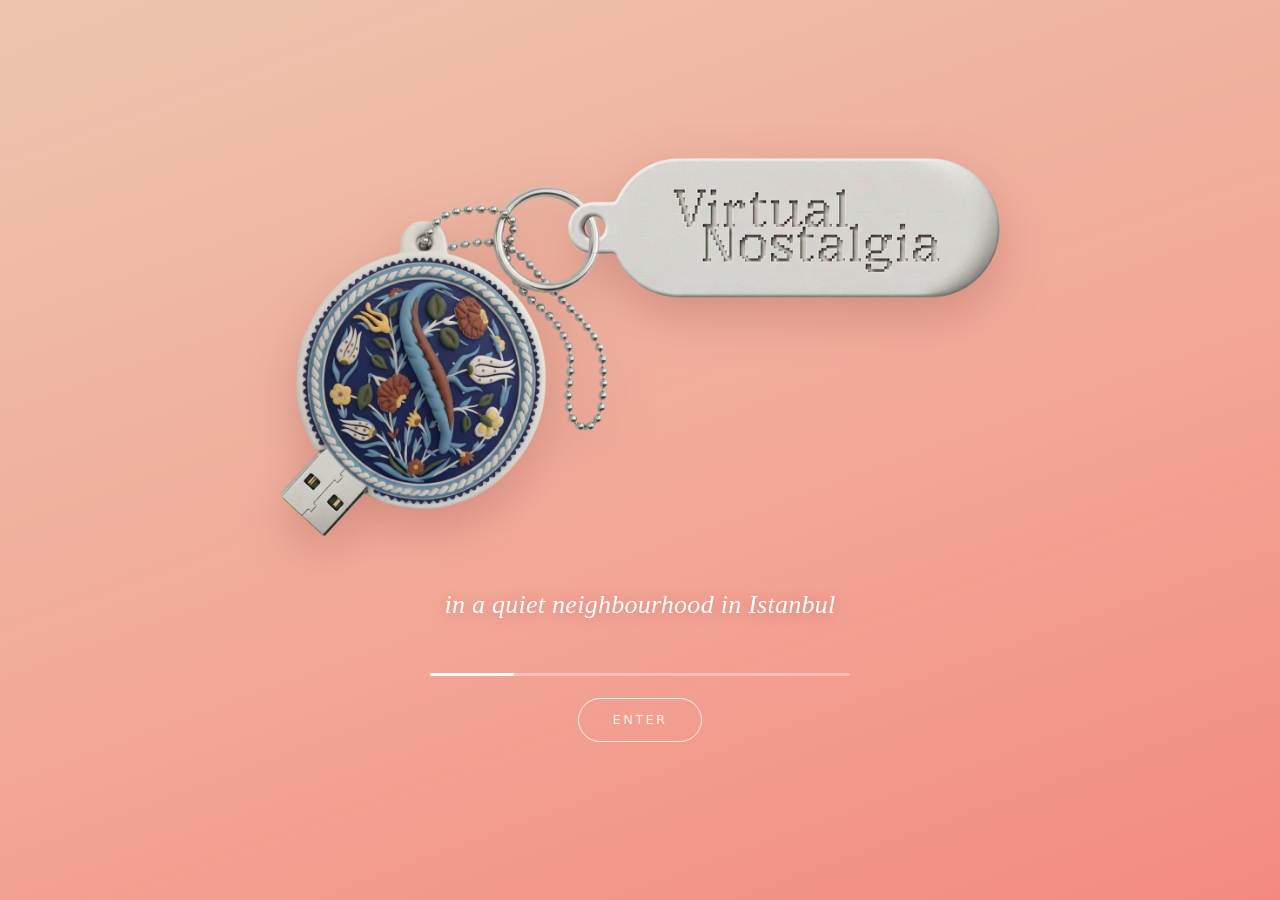
<file: exhibition-deploy/index.html>
<!doctype html>
<html lang="en">
<head>
<meta charset="utf-8">
<meta name="viewport" content="width=device-width, initial-scale=1, viewport-fit=cover">
<title>Virtual Nostalgia</title>
<link rel="icon" href="data:,">
<style>
  :root { --peach:#ecc5ae; --coral:#f38a80; --mint:#6cc5a3; --ink:#5b3b38; --glass:rgba(255,246,240,.82); }
  * { box-sizing:border-box; }
  html, body { height:100%; margin:0; }
  body { background:#e9d9cf; color:var(--ink); font:14px/1.4 system-ui, -apple-system, "Segoe UI", sans-serif; overflow:hidden; -webkit-user-select:none; user-select:none; }
  button { font:inherit; color:inherit; cursor:pointer; }
  #stage { position:fixed; inset:0; }

  /* ---------- loader ---------- */
  #loader { position:fixed; inset:0; z-index:50; display:grid; place-items:center; align-content:center; gap:22px;
            background:linear-gradient(160deg, var(--peach) 0%, #f2a898 55%, var(--coral) 100%); transition:opacity .8s ease, visibility .8s; }
  #loader.gone { opacity:0; visibility:hidden; pointer-events:none; }
  #logo { width:min(78vw, 720px); height:auto; filter:drop-shadow(0 18px 24px #7a2f2a40); animation:float 5s ease-in-out infinite; }
  @keyframes float { 50% { transform:translateY(-8px) rotate(-.6deg); } }
  #intro { width:min(86vw, 640px); min-height:3.6em; display:grid; place-items:center; text-align:center; color:#fff; font:italic 400 clamp(19px, 2.6vw, 26px)/1.35 Georgia, "Times New Roman", serif; letter-spacing:.01em; text-shadow:0 1px 14px #b4554c66; }
  #introText { opacity:0; transform:translateY(8px); transition:opacity .55s ease, transform .55s ease; }
  #introText.in { opacity:1; transform:none; }
  #introText.last { font-style:normal; letter-spacing:.2em; text-transform:uppercase; font-size:clamp(13px, 1.7vw, 16px); font-family:system-ui, sans-serif; }
  #bar { width:min(70vw, 420px); height:3px; background:#ffffff55; border-radius:3px; overflow:hidden; }
  #barfill { height:100%; width:0; background:#fff; transition:width .9s ease; }
  #enter { padding:12px 34px; border:1.5px solid #fff; border-radius:999px; background:transparent; color:#fff; cursor:pointer;
           letter-spacing:.18em; text-transform:uppercase; font-size:13px; transition:background .2s, color .2s, opacity .3s; opacity:.85; }
  #loader.ready #enter { opacity:1; box-shadow:0 0 0 4px #ffffff22; }
  #enter:hover { background:#fff; color:var(--coral); opacity:1; }

  /* ---------- tactile paper layer over the camera ----------
     Real paper scan (ambientCG Paper001, CC0) laid over the 3D view with blend modes: grain (overlay), warm paper white (multiply),
     lifted blacks (screen, like ink on matte stock), soft edge fall-off. Pure compositor work, no extra WebGL passes. */
  :root { --tile:512px; --grain:.8; --paperwhite:.28; --lift:.05; --vig:.10; }
  #stage { transition:filter .4s; }
  body:not(.grain-off) #stage { filter:saturate(.92) contrast(.97) brightness(1.05) sepia(.05); }
  .tx { position:fixed; inset:0; pointer-events:none; transition:opacity .4s; }
  .tx.grain { background:url(textures/paper-grain.webp?v=4) 0 0 / var(--tile) var(--tile) repeat; mix-blend-mode:overlay; opacity:var(--grain); }
  .tx.white { background:#f3ead8; mix-blend-mode:multiply; opacity:var(--paperwhite); }
  .tx.lift { background:#3a2c22; mix-blend-mode:screen; opacity:var(--lift); }
  .tx.vig { background:radial-gradient(ellipse at 50% 46%, #0000 52%, #3b2412 130%); mix-blend-mode:multiply; opacity:calc(var(--vig) * 3.2); }
  body.grain-off .tx { opacity:0; }

  /* ---------- ui ---------- */
  .pill { background:var(--glass); backdrop-filter:blur(8px); -webkit-backdrop-filter:blur(8px); border-radius:999px; box-shadow:0 2px 14px #0002; }
  #places { position:fixed; top:14px; left:14px; right:14px; display:flex; gap:6px; flex-wrap:wrap; pointer-events:none; }
  #places button { pointer-events:auto; border:0; padding:8px 14px; border-radius:999px; background:var(--glass); backdrop-filter:blur(8px); box-shadow:0 2px 10px #0002; transition:background .2s, color .2s; }
  #places button.on { background:var(--coral); color:#fff; }
  body:not([data-mode=explore]) #places { opacity:.0; pointer-events:none; }
  #places { transition:opacity .3s; }
  #hint { position:fixed; top:58px; left:0; right:0; text-align:center; font-size:12px; letter-spacing:.04em; color:#fff; text-shadow:0 1px 6px #0007; pointer-events:none; padding:0 16px; }
  #bottom { position:fixed; left:50%; bottom:max(16px, env(safe-area-inset-bottom)); transform:translateX(-50%); display:flex; gap:8px; align-items:center; padding:6px 10px; max-width:calc(100vw - 20px); }
  #bottom > div { display:none; align-items:center; gap:6px; }
  body[data-mode=explore] #tbExplore, body[data-mode=read] #tbRead, body[data-mode=inspect] #tbInspect { display:flex; }
  #bottom button { flex:none; white-space:nowrap; border:0; min-width:36px; height:36px; padding:0 12px; border-radius:999px; background:transparent; font-size:15px; }
  #bottom button:hover:not(:disabled) { background:#0001; } #bottom button:disabled { opacity:.3; cursor:default; }
  #bottom .cta { background:var(--coral); color:#fff; font-size:13px; padding:0 16px; } #bottom .cta:hover:not(:disabled) { background:#e97a70; }
  #label, #rlabel { min-width:88px; text-align:center; font-variant-numeric:tabular-nums; font-size:13px; }
  #paper { position:fixed; left:14px; bottom:max(16px, env(safe-area-inset-bottom)); display:flex; align-items:center; gap:8px; padding:6px 12px 6px 14px; font-size:12px; letter-spacing:.06em; }
  #paper button { width:22px; height:22px; min-width:0; padding:0; border-radius:50%; border:2px solid transparent; cursor:pointer; box-shadow:0 0 0 1px #0003 inset; transition:transform .15s, border-color .15s; }
  #paper button[data-paper=green] { background:linear-gradient(160deg, #a5dec1, #55c19a); }
  #paper button[data-paper=cream] { background:#ecebe0; }
  #paper button:hover { transform:scale(1.12); } #paper button.on { border-color:var(--coral); }
  #gpanel { position:fixed; left:14px; bottom:max(58px, calc(env(safe-area-inset-bottom) + 58px)); display:none; flex-direction:column; gap:8px; padding:12px 14px; border-radius:16px; font-size:12px; width:236px; }
  #gpanel.open { display:flex; }
  #gpanel label { display:grid; grid-template-columns:70px 1fr 38px; align-items:center; gap:8px; }
  #gpanel output { text-align:right; font-variant-numeric:tabular-nums; }
  #gpanel input[type=range] { width:100%; accent-color:var(--coral); }
  #gpanel small { opacity:.65; line-height:1.3; }
  body[data-mode=inspect] #gpanel { display:none; }
  #paper .sep { width:1px; height:16px; background:#0003; }
  #paper button.txt { width:auto; height:24px; padding:0 10px; border-radius:999px; background:transparent; border:1.5px solid #0003; color:var(--ink); font:inherit; font-size:12px; letter-spacing:.04em; box-shadow:none; }
  #paper button.txt.on { background:var(--coral); border-color:var(--coral); color:#fff; }
  body[data-mode=inspect] #paper { display:none; }
  #tip { position:fixed; left:0; top:0; z-index:5; pointer-events:none; opacity:0; transition:opacity .15s; background:var(--glass); padding:5px 11px; border-radius:999px; font-size:12px; white-space:nowrap; box-shadow:0 2px 10px #0002; }
  #caption { position:fixed; left:50%; bottom:78px; transform:translate(-50%, 10px); width:min(560px, calc(100vw - 28px)); padding:14px 20px; border-radius:18px; text-align:center; opacity:0; pointer-events:none; transition:opacity .35s, transform .35s;
             background:var(--glass); backdrop-filter:blur(8px); -webkit-backdrop-filter:blur(8px); box-shadow:0 4px 24px #0003; }
  #caption.on { opacity:1; transform:translate(-50%, 0); }
  #capTitle { margin:0 0 6px; font-size:13px; letter-spacing:.08em; text-transform:uppercase; color:#3f9f80; }
  #capText { margin:0; font-size:13px; line-height:1.5; max-height:26vh; overflow:auto; -webkit-user-select:text; user-select:text; }
  #capText:empty { display:none; }
  #fade { position:fixed; inset:0; background:#2a1a1a; opacity:0; pointer-events:none; transition:opacity .28s ease; z-index:20; }
  #fade.on { opacity:1; pointer-events:auto; }
</style>
</head>
<body data-mode="explore">
<div id="stage"></div>
<i class="tx white"></i><i class="tx grain"></i><i class="tx lift"></i><i class="tx vig"></i>

<div id="places" aria-label="Places"></div>
<div id="hint"></div>
<div id="tip"></div>
<div id="caption" role="status"><h2 id="capTitle"></h2><p id="capText"></p></div>

<div id="bottom" class="pill" role="toolbar" aria-label="Controls">
  <div id="tbExplore">
    <button id="rprev" aria-label="Previous object">‹</button><span id="rlabel">Objects</span><button id="rnext" aria-label="Next object">›</button>
    <button id="open" class="cta">Open catalogue</button>
  </div>
  <div id="tbRead">
    <button id="pprev" aria-label="Previous page">‹</button><span id="label"></span><button id="pnext" aria-label="Next page">›</button>
    <button id="zout" aria-label="Zoom out">−</button><button id="zin" aria-label="Zoom in">+</button>
    <button id="close" class="cta">Back to the room</button>
  </div>
  <div id="tbInspect"><button id="putback" class="cta">Put it back</button></div>
</div>

<div id="paper" class="pill" role="group" aria-label="Catalogue paper colour">
  <span>Paper</span>
  <button data-paper="green" aria-label="Green paper" title="Green paper"></button>
  <button data-paper="cream" aria-label="Cream paper" title="Cream paper"></button>
  <span class="sep"></span>
  <button id="grainbtn" class="txt on" aria-label="Paper texture on or off" title="Paper texture (T)">Texture</button>
  <button id="gearbtn" class="txt" aria-label="Texture settings" title="Texture size and opacity">⚙</button>
</div>
<div id="gpanel" class="pill" role="group" aria-label="Texture settings">
  <label>Grain size <input id="gsize" type="range" min="25" max="150" step="1" value="50"><output id="gsizev">50%</output></label>
  <label>Opacity <input id="gop" type="range" min="0" max="100" step="1" value="80"><output id="gopv">80%</output></label>
  <small>Smaller % = finer grain. Both values are saved in the address bar.<br><span id="gbuild"></span></small>
</div>

<div id="fade"></div>

<div id="loader">
  <img id="logo" src="textures/titlehead.webp" alt="Virtual Nostalgia">
  <div id="intro" aria-live="polite"><span id="introText"></span></div>
  <div id="bar"><div id="barfill"></div></div>
  <button id="enter">Enter</button>
</div>

<script src="./intro.js"></script>
<script type="importmap">{ "imports": { "three": "./vendor/three.module.js", "three/addons/": "./vendor/jsm/" } }</script>
<script type="module" src="./exhibition.js"></script>
</body>
</html>
</file>
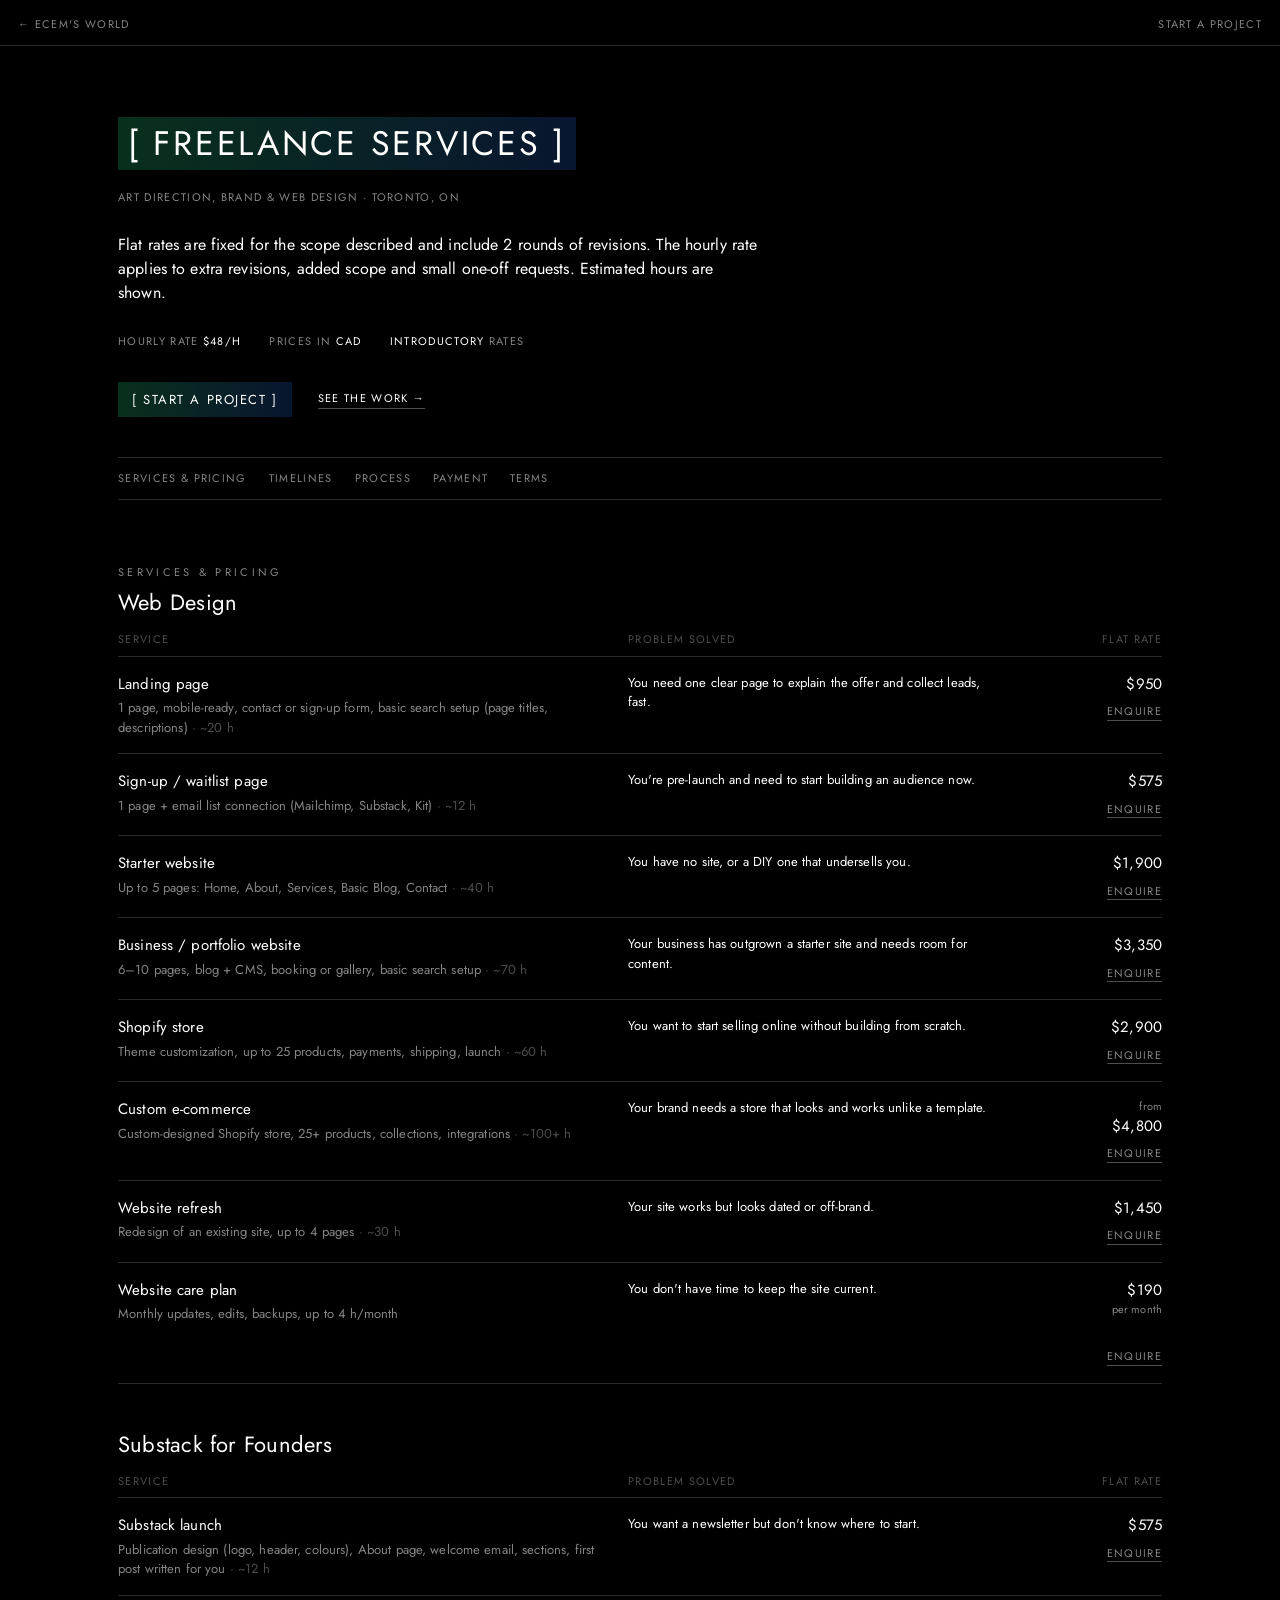
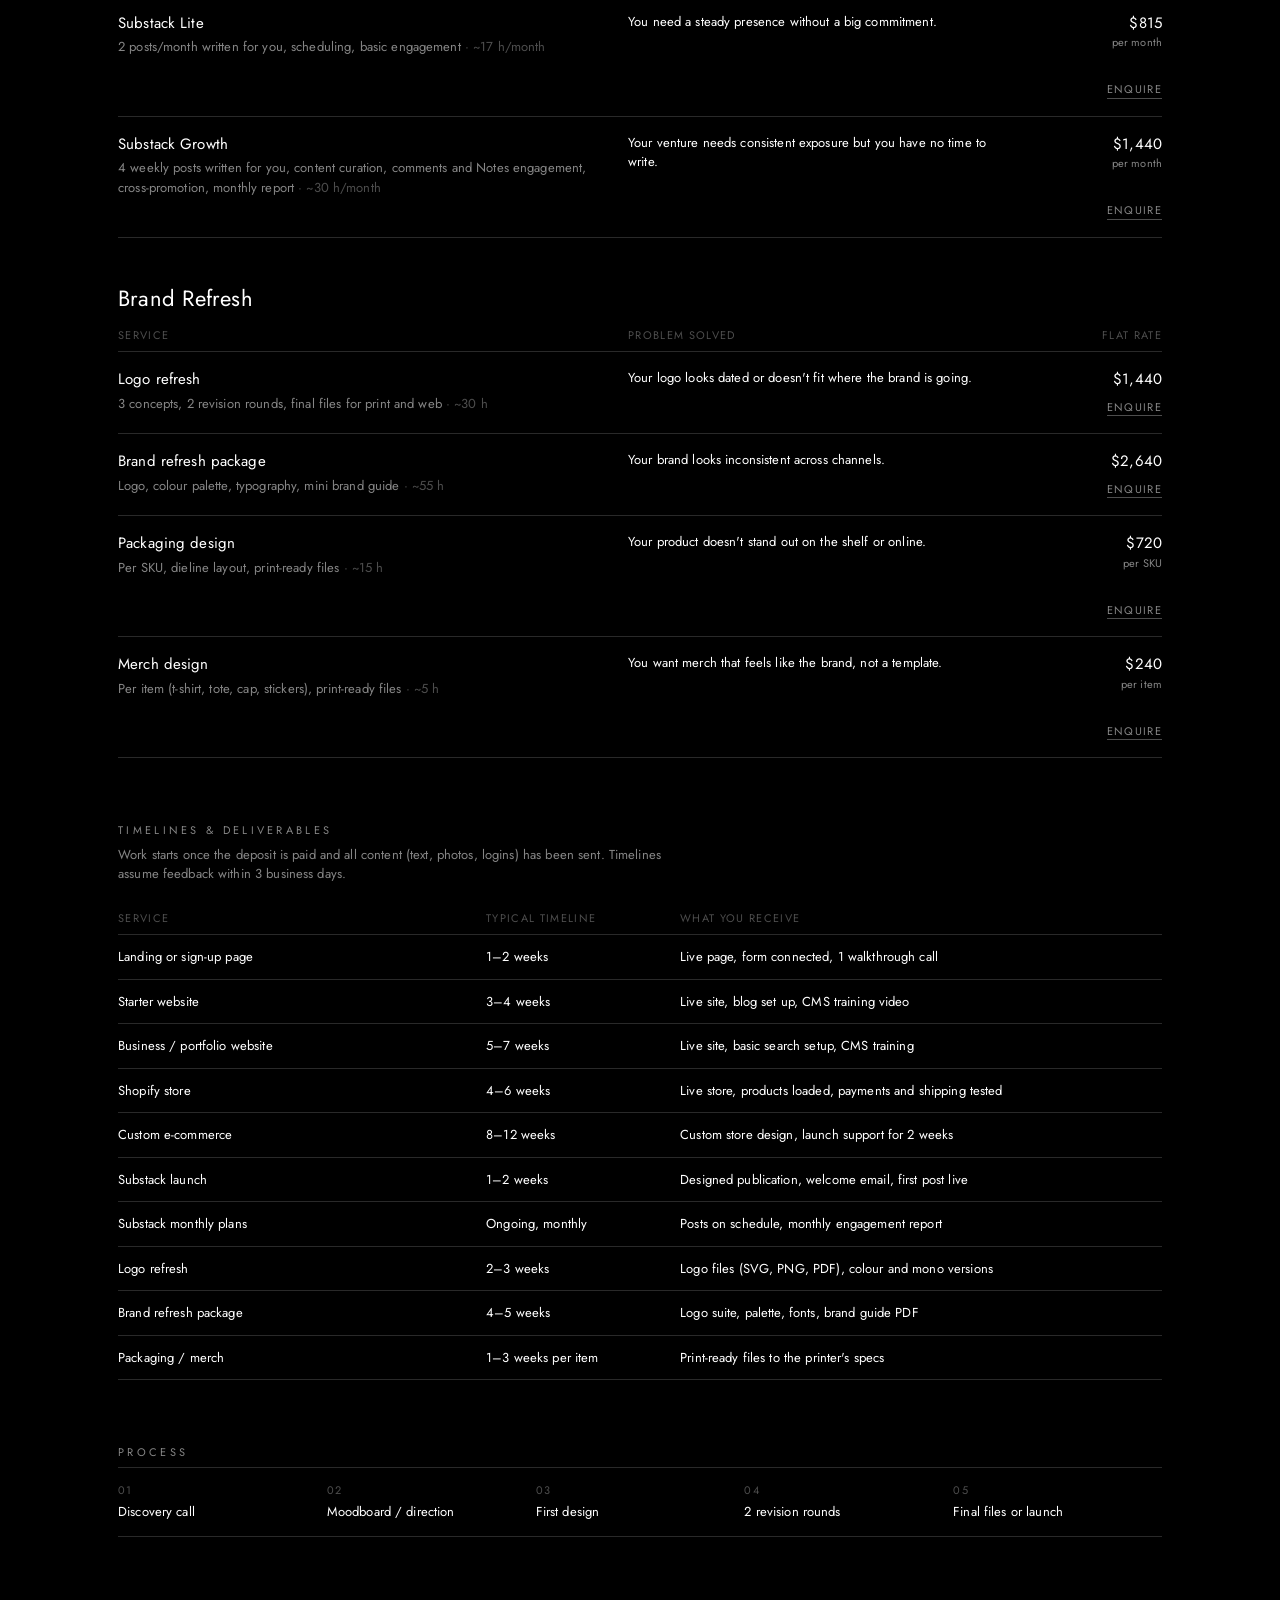
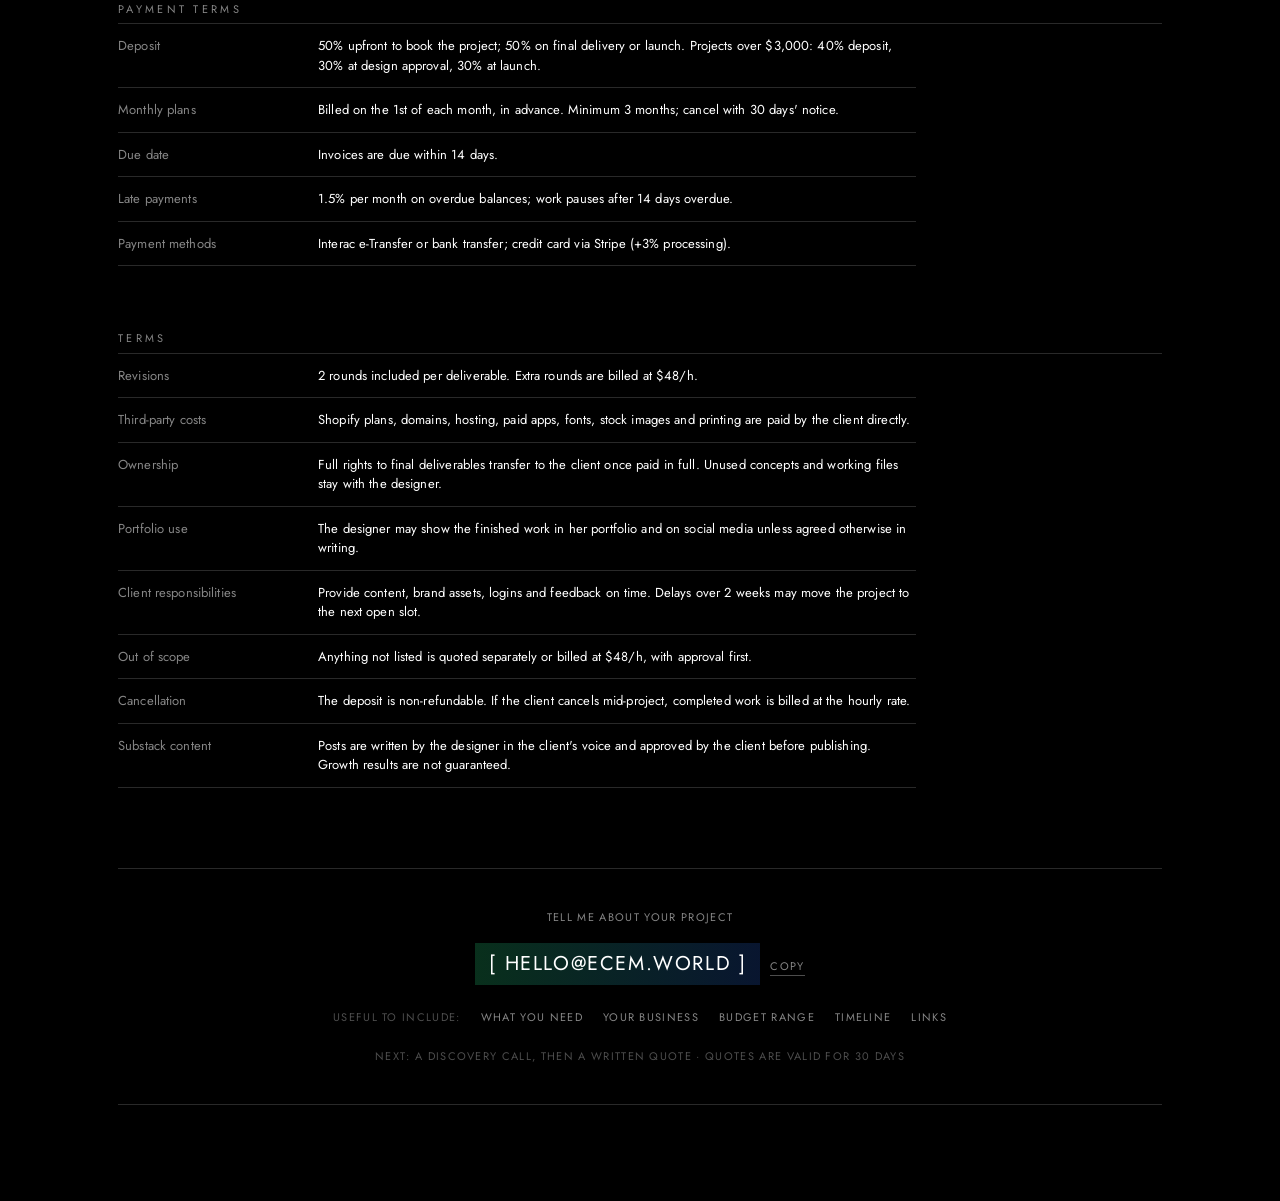
<file: freelance/index.html>
<!doctype html>
<html lang="en">
<head>
<meta charset="utf-8">
<meta name="viewport" content="width=device-width, initial-scale=1, viewport-fit=cover">
<!-- Freelance services, prices and terms (from Ecem's quote, 23 Nov 2026).
     The phone number on the quote is left off on purpose: no personal
     number on public pages. The per-client quote form (page 3) is not here. -->
<title>Freelance Services — Ecem Öztürk</title>
<meta name="description" content="Freelance art direction, brand and web design by Ecem Öztürk in Toronto: services, prices, timelines and terms.">
<meta name="theme-color" content="#000000">
<link rel="icon" href="/assets/favicon.ico?v=2" sizes="32x32">
<link rel="apple-touch-icon" href="/assets/apple-touch-icon.png?v=2">
<link rel="preconnect" href="https://fonts.googleapis.com">
<link rel="preconnect" href="https://fonts.gstatic.com" crossorigin>
<link rel="stylesheet" href="https://fonts.googleapis.com/css2?family=Jost:ital,wght@0,300..700;1,300..700&display=swap">
<style>
  /* The site's own tokens (see assets/site.css). */
  :root {
    color-scheme: dark;
    --bg: #000; --fg: #fff;
    --dim: rgba(255, 255, 255, 0.52);
    --faint: rgba(255, 255, 255, 0.3);
    --rule: rgba(255, 255, 255, 0.16);
    --font: "Jost", Helvetica, Arial, sans-serif;
    --hl: linear-gradient(90deg, hsl(150 85% 55% / 0.2), hsl(220 85% 55% / 0.2));
    --pad: 18px;
  }
  * { box-sizing: border-box; }
  html, body { margin: 0; background: var(--bg); color: var(--fg); }
  body { font: 400 13px/1.5 var(--font); letter-spacing: 0.01em; -webkit-font-smoothing: antialiased; }
  a { color: inherit; text-decoration: none; }
  :focus-visible { outline: 1px solid var(--dim); outline-offset: 3px; }

  .caps { text-transform: uppercase; letter-spacing: 0.12em; font-size: 11px; }
  .line-link { border-bottom: 1px solid var(--faint); padding-bottom: 1px; transition: border-color 150ms ease; }
  .line-link:hover { border-bottom-color: var(--fg); }

  /* Top bar: home on the left, email on the right, on a hairline. */
  .bar {
    position: sticky; top: 0; z-index: 5; background: var(--bg);
    display: flex; justify-content: space-between; align-items: baseline; gap: 16px;
    padding: 16px var(--pad) 12px; border-bottom: 1px solid var(--rule);
  }
  .bar a { color: var(--dim); transition: color 150ms ease; }
  .bar a:hover { color: var(--fg); }

  main { max-width: 1080px; margin: 0 auto; padding: 0 var(--pad) 96px; }

  /* Opening. */
  .intro { padding: 72px 0 40px; }
  h1 { margin: 0 0 20px; font-size: clamp(20px, 4vw, 34px); font-weight: 400; letter-spacing: 0.08em; text-transform: uppercase; }
  h1 span { background: var(--hl); padding: 2px 10px; }
  .intro .sub { margin: 0 0 28px; color: var(--dim); }
  .intro .lead { margin: 0; max-width: 40em; font-size: 16px; line-height: 1.5; }
  .facts { margin: 28px 0 0; padding: 0; list-style: none; display: flex; flex-wrap: wrap; gap: 10px 28px; color: var(--dim); }
  .facts b { font-weight: 400; color: var(--fg); }

  /* In-page index. */
  .index { display: flex; flex-wrap: wrap; gap: 8px 22px; padding: 12px 0; border-top: 1px solid var(--rule); border-bottom: 1px solid var(--rule); }
  .index a { color: var(--dim); transition: color 150ms ease; }
  .index a:hover { color: var(--fg); }

  section { padding-top: 64px; scroll-margin-top: 56px; }
  h2 { margin: 0 0 6px; font-size: 11px; font-weight: 400; text-transform: uppercase; letter-spacing: 0.3em; color: var(--dim); }
  h3 { margin: 0 0 4px; font-size: 22px; font-weight: 400; letter-spacing: 0.01em; }
  .note { margin: 0 0 18px; color: var(--dim); max-width: 44em; }

  /* Service rows: what it is | the problem it solves | price. */
  .head, .row { display: grid; grid-template-columns: minmax(0, 1.35fr) minmax(0, 1fr) 150px; gap: 24px; }
  .head { padding: 8px 0; border-bottom: 1px solid var(--rule); color: var(--faint); }
  .head span:last-child, .price { text-align: right; }
  .row { padding: 16px 0; border-bottom: 1px solid var(--rule); }
  .row .name { margin: 0 0 3px; font-size: 15px; }
  .row .scope { margin: 0; color: var(--dim); }
  .row .hours { color: var(--faint); white-space: nowrap; }
  .row .problem { margin: 0; }
  .price { font-size: 15px; white-space: nowrap; }
  .price small { display: block; font-size: 11px; color: var(--dim); }
  .group + .group { margin-top: 44px; }

  /* Timelines: three columns on the same hairlines. */
  .tl .head, .tl .row { grid-template-columns: minmax(0, 1fr) 170px minmax(0, 1.4fr); }
  .tl .head span:last-child { text-align: left; }
  .tl .row { padding: 12px 0; }

  /* Process: five steps in a line. */
  .steps { margin: 0; padding: 0; list-style: none; display: grid; grid-template-columns: repeat(5, minmax(0, 1fr)); border-top: 1px solid var(--rule); }
  .steps li { padding: 14px 16px 14px 0; border-bottom: 1px solid var(--rule); }
  .steps li span { display: block; color: var(--faint); margin-bottom: 4px; }

  /* Terms: label | text. */
  dl.terms { margin: 0; display: grid; grid-template-columns: 200px minmax(0, 1fr); border-top: 1px solid var(--rule); }
  dl.terms dt, dl.terms dd { margin: 0; padding: 12px 0; border-bottom: 1px solid var(--rule); }
  dl.terms dt { color: var(--dim); padding-right: 16px; }
  dl.terms dd { max-width: 46em; }

  /* The way in. */
  .cta { margin-top: 80px; padding: 40px 0; border-top: 1px solid var(--rule); border-bottom: 1px solid var(--rule); text-align: center; }
  .cta p { margin: 0 0 18px; color: var(--dim); }
  .cta a { display: inline-block; font-size: clamp(15px, 2.4vw, 20px); letter-spacing: 0.08em; text-transform: uppercase; background: var(--hl); padding: 6px 14px; transition: background 200ms ease; }
  .cta a:hover { background: linear-gradient(90deg, hsl(150 85% 55% / 0.34), hsl(220 85% 55% / 0.34)); }
  .cta .fine { margin: 22px 0 0; color: var(--faint); }


  /* Ways in: the main button, a quieter link, and per-service enquiries. */
  .actions { display: flex; flex-wrap: wrap; align-items: center; gap: 14px 26px; margin: 32px 0 0; }
  .btn { display: inline-block; font-size: 13px; letter-spacing: 0.12em; text-transform: uppercase; background: var(--hl); padding: 8px 14px; transition: background 200ms ease; }
  .btn:hover { background: linear-gradient(90deg, hsl(150 85% 55% / 0.34), hsl(220 85% 55% / 0.34)); }
  .enquire { display: inline-block; margin-top: 8px; font-size: 11px; letter-spacing: 0.12em; text-transform: uppercase; color: var(--dim); border-bottom: 1px solid var(--faint); transition: color 150ms ease, border-color 150ms ease; }
  .enquire:hover { color: var(--fg); border-bottom-color: var(--fg); }
  .copy { margin-left: 10px; color: var(--dim); font: inherit; letter-spacing: 0.12em; text-transform: uppercase; font-size: 11px; background: none; border: 0; border-bottom: 1px solid var(--faint); padding: 0; cursor: pointer; }
  .copy:hover { color: var(--fg); }
  .brief { margin: 24px auto 0; padding: 0; list-style: none; display: flex; flex-wrap: wrap; justify-content: center; gap: 6px 20px; color: var(--dim); }
  /* Phones: the way in stays on screen. */
  .dock { display: none; }
  @media (max-width: 760px) {
    .enquire { margin-top: 2px; margin-left: 12px; }
    .dock { display: block; position: fixed; left: 0; right: 0; bottom: 0; z-index: 6; padding: 10px var(--pad) calc(10px + env(safe-area-inset-bottom)); background: var(--bg); border-top: 1px solid var(--rule); text-align: center; }
    .dock .btn { width: 100%; }
    main { padding-bottom: 120px; }
  }

  /* Phones: every row stacks; the price sits under the service. */
  @media (max-width: 760px) {
    .intro { padding: 48px 0 32px; }
    .intro .lead { font-size: 15px; }
    .head { display: none; }
    .row, .tl .row { grid-template-columns: minmax(0, 1fr); gap: 6px; }
    .price { text-align: left; }
    .price small { display: inline; margin-left: 6px; }
    .row .problem { color: var(--fg); }
    .row .problem::before { content: "Solves: "; color: var(--faint); }
    .tl .row span:nth-child(2) { color: var(--dim); }
    .steps { grid-template-columns: minmax(0, 1fr); }
    .steps li { display: flex; gap: 12px; padding-right: 0; }
    .steps li span { margin: 0; }
    dl.terms { grid-template-columns: minmax(0, 1fr); }
    dl.terms dt { padding-bottom: 0; border-bottom: 0; }
    dl.terms dd { padding-top: 4px; }
  }
</style>
</head>
<body>

<header class="bar caps">
  <a href="/">← Ecem's World</a>
  <a href="mailto:hello@ecem.world?subject=Project%20enquiry&amp;body=Hi%20Ecem%2C%0A%0AName%3A%0ABusiness%20/%20brand%3A%0AService%28s%29%20I%27m%20interested%20in%3A%0ABudget%20range%3A%0AIdeal%20timeline%3A%0ALinks%20%28current%20site%2C%20socials%29%3A%0A%0AA%20bit%20about%20the%20project%3A%0A%0A">Start a project</a>
</header>

<main>
  <div class="intro">
    <h1><span>[ Freelance Services ]</span></h1>
    <p class="sub caps">Art Direction, Brand &amp; Web Design · Toronto, ON</p>
    <p class="lead">Flat rates are fixed for the scope described and include 2 rounds of revisions. The hourly rate applies to extra revisions, added scope and small one-off requests. Estimated hours are shown.</p>
    <ul class="facts caps">
      <li>Hourly rate <b>$48/h</b></li>
      <li>Prices in <b>CAD</b></li>
      <li><b>Introductory</b> rates</li>
    </ul>
    <div class="actions">
      <a class="btn" href="mailto:hello@ecem.world?subject=Project%20enquiry&amp;body=Hi%20Ecem%2C%0A%0AName%3A%0ABusiness%20/%20brand%3A%0AService%28s%29%20I%27m%20interested%20in%3A%0ABudget%20range%3A%0AIdeal%20timeline%3A%0ALinks%20%28current%20site%2C%20socials%29%3A%0A%0AA%20bit%20about%20the%20project%3A%0A%0A">[ Start a project ]</a>
      <a class="line-link caps" href="/portfolio/">See the work →</a>
    </div>
  </div>

  <nav class="index caps" aria-label="On this page">
    <a href="#services">Services &amp; Pricing</a>
    <a href="#timelines">Timelines</a>
    <a href="#process">Process</a>
    <a href="#payment">Payment</a>
    <a href="#terms">Terms</a>
  </nav>

  <section id="services" aria-labelledby="h-services">
    <h2 id="h-services">Services &amp; Pricing</h2>

    <div class="group">
      <h3>Web Design</h3>
      <div class="head caps" aria-hidden="true"><span>Service</span><span>Problem solved</span><span>Flat rate</span></div>
      <div class="row">
        <div><p class="name">Landing page</p><p class="scope">1 page, mobile-ready, contact or sign-up form, basic search setup (page titles, descriptions) <span class="hours">· ~20 h</span></p></div>
        <p class="problem">You need one clear page to explain the offer and collect leads, fast.</p>
        <div class="price">$950<br><a class="enquire" href="mailto:hello@ecem.world?subject=Enquiry%3A%20Landing%20page&amp;body=Hi%20Ecem%2C%0A%0AName%3A%0ABusiness%20/%20brand%3A%0AService%28s%29%20I%27m%20interested%20in%3A%0ABudget%20range%3A%0AIdeal%20timeline%3A%0ALinks%20%28current%20site%2C%20socials%29%3A%0A%0AA%20bit%20about%20the%20project%3A%0A%0A">Enquire</a></div>
      </div>
      <div class="row">
        <div><p class="name">Sign-up / waitlist page</p><p class="scope">1 page + email list connection (Mailchimp, Substack, Kit) <span class="hours">· ~12 h</span></p></div>
        <p class="problem">You're pre-launch and need to start building an audience now.</p>
        <div class="price">$575<br><a class="enquire" href="mailto:hello@ecem.world?subject=Enquiry%3A%20Sign-up%20/%20waitlist%20page&amp;body=Hi%20Ecem%2C%0A%0AName%3A%0ABusiness%20/%20brand%3A%0AService%28s%29%20I%27m%20interested%20in%3A%0ABudget%20range%3A%0AIdeal%20timeline%3A%0ALinks%20%28current%20site%2C%20socials%29%3A%0A%0AA%20bit%20about%20the%20project%3A%0A%0A">Enquire</a></div>
      </div>
      <div class="row">
        <div><p class="name">Starter website</p><p class="scope">Up to 5 pages: Home, About, Services, Basic Blog, Contact <span class="hours">· ~40 h</span></p></div>
        <p class="problem">You have no site, or a DIY one that undersells you.</p>
        <div class="price">$1,900<br><a class="enquire" href="mailto:hello@ecem.world?subject=Enquiry%3A%20Starter%20website&amp;body=Hi%20Ecem%2C%0A%0AName%3A%0ABusiness%20/%20brand%3A%0AService%28s%29%20I%27m%20interested%20in%3A%0ABudget%20range%3A%0AIdeal%20timeline%3A%0ALinks%20%28current%20site%2C%20socials%29%3A%0A%0AA%20bit%20about%20the%20project%3A%0A%0A">Enquire</a></div>
      </div>
      <div class="row">
        <div><p class="name">Business / portfolio website</p><p class="scope">6–10 pages, blog + CMS, booking or gallery, basic search setup <span class="hours">· ~70 h</span></p></div>
        <p class="problem">Your business has outgrown a starter site and needs room for content.</p>
        <div class="price">$3,350<br><a class="enquire" href="mailto:hello@ecem.world?subject=Enquiry%3A%20Business%20/%20portfolio%20website&amp;body=Hi%20Ecem%2C%0A%0AName%3A%0ABusiness%20/%20brand%3A%0AService%28s%29%20I%27m%20interested%20in%3A%0ABudget%20range%3A%0AIdeal%20timeline%3A%0ALinks%20%28current%20site%2C%20socials%29%3A%0A%0AA%20bit%20about%20the%20project%3A%0A%0A">Enquire</a></div>
      </div>
      <div class="row">
        <div><p class="name">Shopify store</p><p class="scope">Theme customization, up to 25 products, payments, shipping, launch <span class="hours">· ~60 h</span></p></div>
        <p class="problem">You want to start selling online without building from scratch.</p>
        <div class="price">$2,900<br><a class="enquire" href="mailto:hello@ecem.world?subject=Enquiry%3A%20Shopify%20store&amp;body=Hi%20Ecem%2C%0A%0AName%3A%0ABusiness%20/%20brand%3A%0AService%28s%29%20I%27m%20interested%20in%3A%0ABudget%20range%3A%0AIdeal%20timeline%3A%0ALinks%20%28current%20site%2C%20socials%29%3A%0A%0AA%20bit%20about%20the%20project%3A%0A%0A">Enquire</a></div>
      </div>
      <div class="row">
        <div><p class="name">Custom e-commerce</p><p class="scope">Custom-designed Shopify store, 25+ products, collections, integrations <span class="hours">· ~100+ h</span></p></div>
        <p class="problem">Your brand needs a store that looks and works unlike a template.</p>
        <div class="price"><small>from</small>$4,800<br><a class="enquire" href="mailto:hello@ecem.world?subject=Enquiry%3A%20Custom%20e-commerce&amp;body=Hi%20Ecem%2C%0A%0AName%3A%0ABusiness%20/%20brand%3A%0AService%28s%29%20I%27m%20interested%20in%3A%0ABudget%20range%3A%0AIdeal%20timeline%3A%0ALinks%20%28current%20site%2C%20socials%29%3A%0A%0AA%20bit%20about%20the%20project%3A%0A%0A">Enquire</a></div>
      </div>
      <div class="row">
        <div><p class="name">Website refresh</p><p class="scope">Redesign of an existing site, up to 4 pages <span class="hours">· ~30 h</span></p></div>
        <p class="problem">Your site works but looks dated or off-brand.</p>
        <div class="price">$1,450<br><a class="enquire" href="mailto:hello@ecem.world?subject=Enquiry%3A%20Website%20refresh&amp;body=Hi%20Ecem%2C%0A%0AName%3A%0ABusiness%20/%20brand%3A%0AService%28s%29%20I%27m%20interested%20in%3A%0ABudget%20range%3A%0AIdeal%20timeline%3A%0ALinks%20%28current%20site%2C%20socials%29%3A%0A%0AA%20bit%20about%20the%20project%3A%0A%0A">Enquire</a></div>
      </div>
      <div class="row">
        <div><p class="name">Website care plan</p><p class="scope">Monthly updates, edits, backups, up to 4 h/month</p></div>
        <p class="problem">You don't have time to keep the site current.</p>
        <div class="price">$190<small>per month</small><br><a class="enquire" href="mailto:hello@ecem.world?subject=Enquiry%3A%20Website%20care%20plan&amp;body=Hi%20Ecem%2C%0A%0AName%3A%0ABusiness%20/%20brand%3A%0AService%28s%29%20I%27m%20interested%20in%3A%0ABudget%20range%3A%0AIdeal%20timeline%3A%0ALinks%20%28current%20site%2C%20socials%29%3A%0A%0AA%20bit%20about%20the%20project%3A%0A%0A">Enquire</a></div>
      </div>
    </div>

    <div class="group">
      <h3>Substack for Founders</h3>
      <div class="head caps" aria-hidden="true"><span>Service</span><span>Problem solved</span><span>Flat rate</span></div>
      <div class="row">
        <div><p class="name">Substack launch</p><p class="scope">Publication design (logo, header, colours), About page, welcome email, sections, first post written for you <span class="hours">· ~12 h</span></p></div>
        <p class="problem">You want a newsletter but don't know where to start.</p>
        <div class="price">$575<br><a class="enquire" href="mailto:hello@ecem.world?subject=Enquiry%3A%20Substack%20launch&amp;body=Hi%20Ecem%2C%0A%0AName%3A%0ABusiness%20/%20brand%3A%0AService%28s%29%20I%27m%20interested%20in%3A%0ABudget%20range%3A%0AIdeal%20timeline%3A%0ALinks%20%28current%20site%2C%20socials%29%3A%0A%0AA%20bit%20about%20the%20project%3A%0A%0A">Enquire</a></div>
      </div>
      <div class="row">
        <div><p class="name">Substack Lite</p><p class="scope">2 posts/month written for you, scheduling, basic engagement <span class="hours">· ~17 h/month</span></p></div>
        <p class="problem">You need a steady presence without a big commitment.</p>
        <div class="price">$815<small>per month</small><br><a class="enquire" href="mailto:hello@ecem.world?subject=Enquiry%3A%20Substack%20Lite&amp;body=Hi%20Ecem%2C%0A%0AName%3A%0ABusiness%20/%20brand%3A%0AService%28s%29%20I%27m%20interested%20in%3A%0ABudget%20range%3A%0AIdeal%20timeline%3A%0ALinks%20%28current%20site%2C%20socials%29%3A%0A%0AA%20bit%20about%20the%20project%3A%0A%0A">Enquire</a></div>
      </div>
      <div class="row">
        <div><p class="name">Substack Growth</p><p class="scope">4 weekly posts written for you, content curation, comments and Notes engagement, cross-promotion, monthly report <span class="hours">· ~30 h/month</span></p></div>
        <p class="problem">Your venture needs consistent exposure but you have no time to write.</p>
        <div class="price">$1,440<small>per month</small><br><a class="enquire" href="mailto:hello@ecem.world?subject=Enquiry%3A%20Substack%20Growth&amp;body=Hi%20Ecem%2C%0A%0AName%3A%0ABusiness%20/%20brand%3A%0AService%28s%29%20I%27m%20interested%20in%3A%0ABudget%20range%3A%0AIdeal%20timeline%3A%0ALinks%20%28current%20site%2C%20socials%29%3A%0A%0AA%20bit%20about%20the%20project%3A%0A%0A">Enquire</a></div>
      </div>
    </div>

    <div class="group">
      <h3>Brand Refresh</h3>
      <div class="head caps" aria-hidden="true"><span>Service</span><span>Problem solved</span><span>Flat rate</span></div>
      <div class="row">
        <div><p class="name">Logo refresh</p><p class="scope">3 concepts, 2 revision rounds, final files for print and web <span class="hours">· ~30 h</span></p></div>
        <p class="problem">Your logo looks dated or doesn't fit where the brand is going.</p>
        <div class="price">$1,440<br><a class="enquire" href="mailto:hello@ecem.world?subject=Enquiry%3A%20Logo%20refresh&amp;body=Hi%20Ecem%2C%0A%0AName%3A%0ABusiness%20/%20brand%3A%0AService%28s%29%20I%27m%20interested%20in%3A%0ABudget%20range%3A%0AIdeal%20timeline%3A%0ALinks%20%28current%20site%2C%20socials%29%3A%0A%0AA%20bit%20about%20the%20project%3A%0A%0A">Enquire</a></div>
      </div>
      <div class="row">
        <div><p class="name">Brand refresh package</p><p class="scope">Logo, colour palette, typography, mini brand guide <span class="hours">· ~55 h</span></p></div>
        <p class="problem">Your brand looks inconsistent across channels.</p>
        <div class="price">$2,640<br><a class="enquire" href="mailto:hello@ecem.world?subject=Enquiry%3A%20Brand%20refresh%20package&amp;body=Hi%20Ecem%2C%0A%0AName%3A%0ABusiness%20/%20brand%3A%0AService%28s%29%20I%27m%20interested%20in%3A%0ABudget%20range%3A%0AIdeal%20timeline%3A%0ALinks%20%28current%20site%2C%20socials%29%3A%0A%0AA%20bit%20about%20the%20project%3A%0A%0A">Enquire</a></div>
      </div>
      <div class="row">
        <div><p class="name">Packaging design</p><p class="scope">Per SKU, dieline layout, print-ready files <span class="hours">· ~15 h</span></p></div>
        <p class="problem">Your product doesn't stand out on the shelf or online.</p>
        <div class="price">$720<small>per SKU</small><br><a class="enquire" href="mailto:hello@ecem.world?subject=Enquiry%3A%20Packaging%20design&amp;body=Hi%20Ecem%2C%0A%0AName%3A%0ABusiness%20/%20brand%3A%0AService%28s%29%20I%27m%20interested%20in%3A%0ABudget%20range%3A%0AIdeal%20timeline%3A%0ALinks%20%28current%20site%2C%20socials%29%3A%0A%0AA%20bit%20about%20the%20project%3A%0A%0A">Enquire</a></div>
      </div>
      <div class="row">
        <div><p class="name">Merch design</p><p class="scope">Per item (t-shirt, tote, cap, stickers), print-ready files <span class="hours">· ~5 h</span></p></div>
        <p class="problem">You want merch that feels like the brand, not a template.</p>
        <div class="price">$240<small>per item</small><br><a class="enquire" href="mailto:hello@ecem.world?subject=Enquiry%3A%20Merch%20design&amp;body=Hi%20Ecem%2C%0A%0AName%3A%0ABusiness%20/%20brand%3A%0AService%28s%29%20I%27m%20interested%20in%3A%0ABudget%20range%3A%0AIdeal%20timeline%3A%0ALinks%20%28current%20site%2C%20socials%29%3A%0A%0AA%20bit%20about%20the%20project%3A%0A%0A">Enquire</a></div>
      </div>
    </div>
  </section>

  <section id="timelines" class="tl" aria-labelledby="h-tl">
    <h2 id="h-tl">Timelines &amp; Deliverables</h2>
    <p class="note">Work starts once the deposit is paid and all content (text, photos, logins) has been sent. Timelines assume feedback within 3 business days.</p>
    <div class="head caps" aria-hidden="true"><span>Service</span><span>Typical timeline</span><span>What you receive</span></div>
    <div class="row"><span>Landing or sign-up page</span><span>1–2 weeks</span><span>Live page, form connected, 1 walkthrough call</span></div>
    <div class="row"><span>Starter website</span><span>3–4 weeks</span><span>Live site, blog set up, CMS training video</span></div>
    <div class="row"><span>Business / portfolio website</span><span>5–7 weeks</span><span>Live site, basic search setup, CMS training</span></div>
    <div class="row"><span>Shopify store</span><span>4–6 weeks</span><span>Live store, products loaded, payments and shipping tested</span></div>
    <div class="row"><span>Custom e-commerce</span><span>8–12 weeks</span><span>Custom store design, launch support for 2 weeks</span></div>
    <div class="row"><span>Substack launch</span><span>1–2 weeks</span><span>Designed publication, welcome email, first post live</span></div>
    <div class="row"><span>Substack monthly plans</span><span>Ongoing, monthly</span><span>Posts on schedule, monthly engagement report</span></div>
    <div class="row"><span>Logo refresh</span><span>2–3 weeks</span><span>Logo files (SVG, PNG, PDF), colour and mono versions</span></div>
    <div class="row"><span>Brand refresh package</span><span>4–5 weeks</span><span>Logo suite, palette, fonts, brand guide PDF</span></div>
    <div class="row"><span>Packaging / merch</span><span>1–3 weeks per item</span><span>Print-ready files to the printer's specs</span></div>
  </section>

  <section id="process" aria-labelledby="h-process">
    <h2 id="h-process">Process</h2>
    <ol class="steps">
      <li><span class="caps">01</span>Discovery call</li>
      <li><span class="caps">02</span>Moodboard / direction</li>
      <li><span class="caps">03</span>First design</li>
      <li><span class="caps">04</span>2 revision rounds</li>
      <li><span class="caps">05</span>Final files or launch</li>
    </ol>
  </section>

  <section id="payment" aria-labelledby="h-payment">
    <h2 id="h-payment">Payment Terms</h2>
    <dl class="terms">
      <dt>Deposit</dt><dd>50% upfront to book the project; 50% on final delivery or launch. Projects over $3,000: 40% deposit, 30% at design approval, 30% at launch.</dd>
      <dt>Monthly plans</dt><dd>Billed on the 1st of each month, in advance. Minimum 3 months; cancel with 30 days' notice.</dd>
      <dt>Due date</dt><dd>Invoices are due within 14 days.</dd>
      <dt>Late payments</dt><dd>1.5% per month on overdue balances; work pauses after 14 days overdue.</dd>
      <dt>Payment methods</dt><dd>Interac e-Transfer or bank transfer; credit card via Stripe (+3% processing).</dd>
    </dl>
  </section>

  <section id="terms" aria-labelledby="h-terms">
    <h2 id="h-terms">Terms</h2>
    <dl class="terms">
      <dt>Revisions</dt><dd>2 rounds included per deliverable. Extra rounds are billed at $48/h.</dd>
      <dt>Third-party costs</dt><dd>Shopify plans, domains, hosting, paid apps, fonts, stock images and printing are paid by the client directly.</dd>
      <dt>Ownership</dt><dd>Full rights to final deliverables transfer to the client once paid in full. Unused concepts and working files stay with the designer.</dd>
      <dt>Portfolio use</dt><dd>The designer may show the finished work in her portfolio and on social media unless agreed otherwise in writing.</dd>
      <dt>Client responsibilities</dt><dd>Provide content, brand assets, logins and feedback on time. Delays over 2 weeks may move the project to the next open slot.</dd>
      <dt>Out of scope</dt><dd>Anything not listed is quoted separately or billed at $48/h, with approval first.</dd>
      <dt>Cancellation</dt><dd>The deposit is non-refundable. If the client cancels mid-project, completed work is billed at the hourly rate.</dd>
      <dt>Substack content</dt><dd>Posts are written by the designer in the client's voice and approved by the client before publishing. Growth results are not guaranteed.</dd>
    </dl>
  </section>

  <div class="cta" id="contact">
    <p class="caps">Tell me about your project</p>
    <a href="mailto:hello@ecem.world?subject=Project%20enquiry&amp;body=Hi%20Ecem%2C%0A%0AName%3A%0ABusiness%20/%20brand%3A%0AService%28s%29%20I%27m%20interested%20in%3A%0ABudget%20range%3A%0AIdeal%20timeline%3A%0ALinks%20%28current%20site%2C%20socials%29%3A%0A%0AA%20bit%20about%20the%20project%3A%0A%0A">[ hello@ecem.world ]</a><button class="copy" type="button" data-copy="hello@ecem.world">Copy</button>
    <ul class="brief caps" aria-label="Useful to include">
      <li style="color: var(--faint)">Useful to include:</li><li>What you need</li><li>Your business</li><li>Budget range</li><li>Timeline</li><li>Links</li>
    </ul>
    <p class="fine caps">Next: a discovery call, then a written quote · Quotes are valid for 30 days</p>
  </div>
</main>

<div class="dock"><a class="btn" href="mailto:hello@ecem.world?subject=Project%20enquiry&amp;body=Hi%20Ecem%2C%0A%0AName%3A%0ABusiness%20/%20brand%3A%0AService%28s%29%20I%27m%20interested%20in%3A%0ABudget%20range%3A%0AIdeal%20timeline%3A%0ALinks%20%28current%20site%2C%20socials%29%3A%0A%0AA%20bit%20about%20the%20project%3A%0A%0A">[ Start a project ]</a></div>

<script>
  // Copy the address, for people whose email links don't open an app.
  document.querySelectorAll('[data-copy]').forEach((b) => b.addEventListener('click', async () => {
    try { await navigator.clipboard.writeText(b.dataset.copy); b.textContent = 'Copied'; }
    catch (e) { b.textContent = b.dataset.copy; }
    setTimeout(() => { b.textContent = 'Copy'; }, 1800);
  }));
</script>

</body>
</html>
</file>
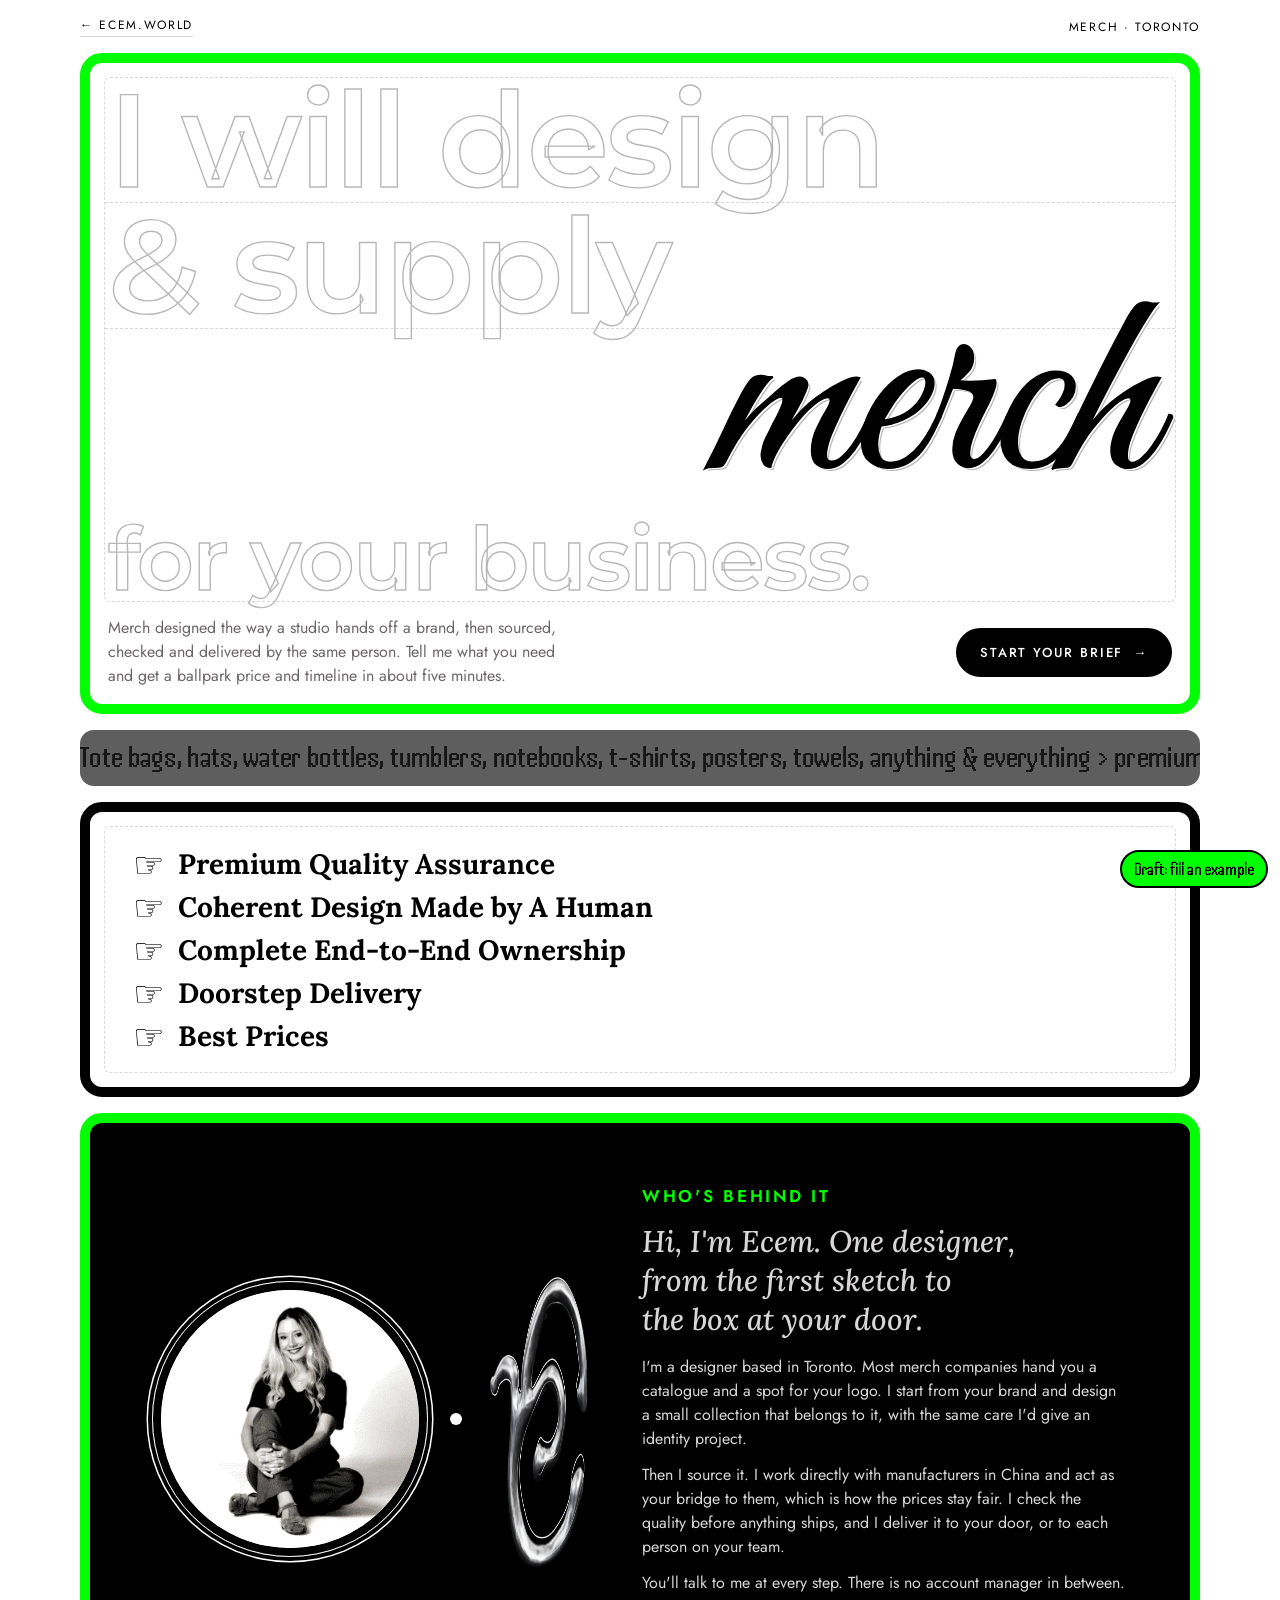
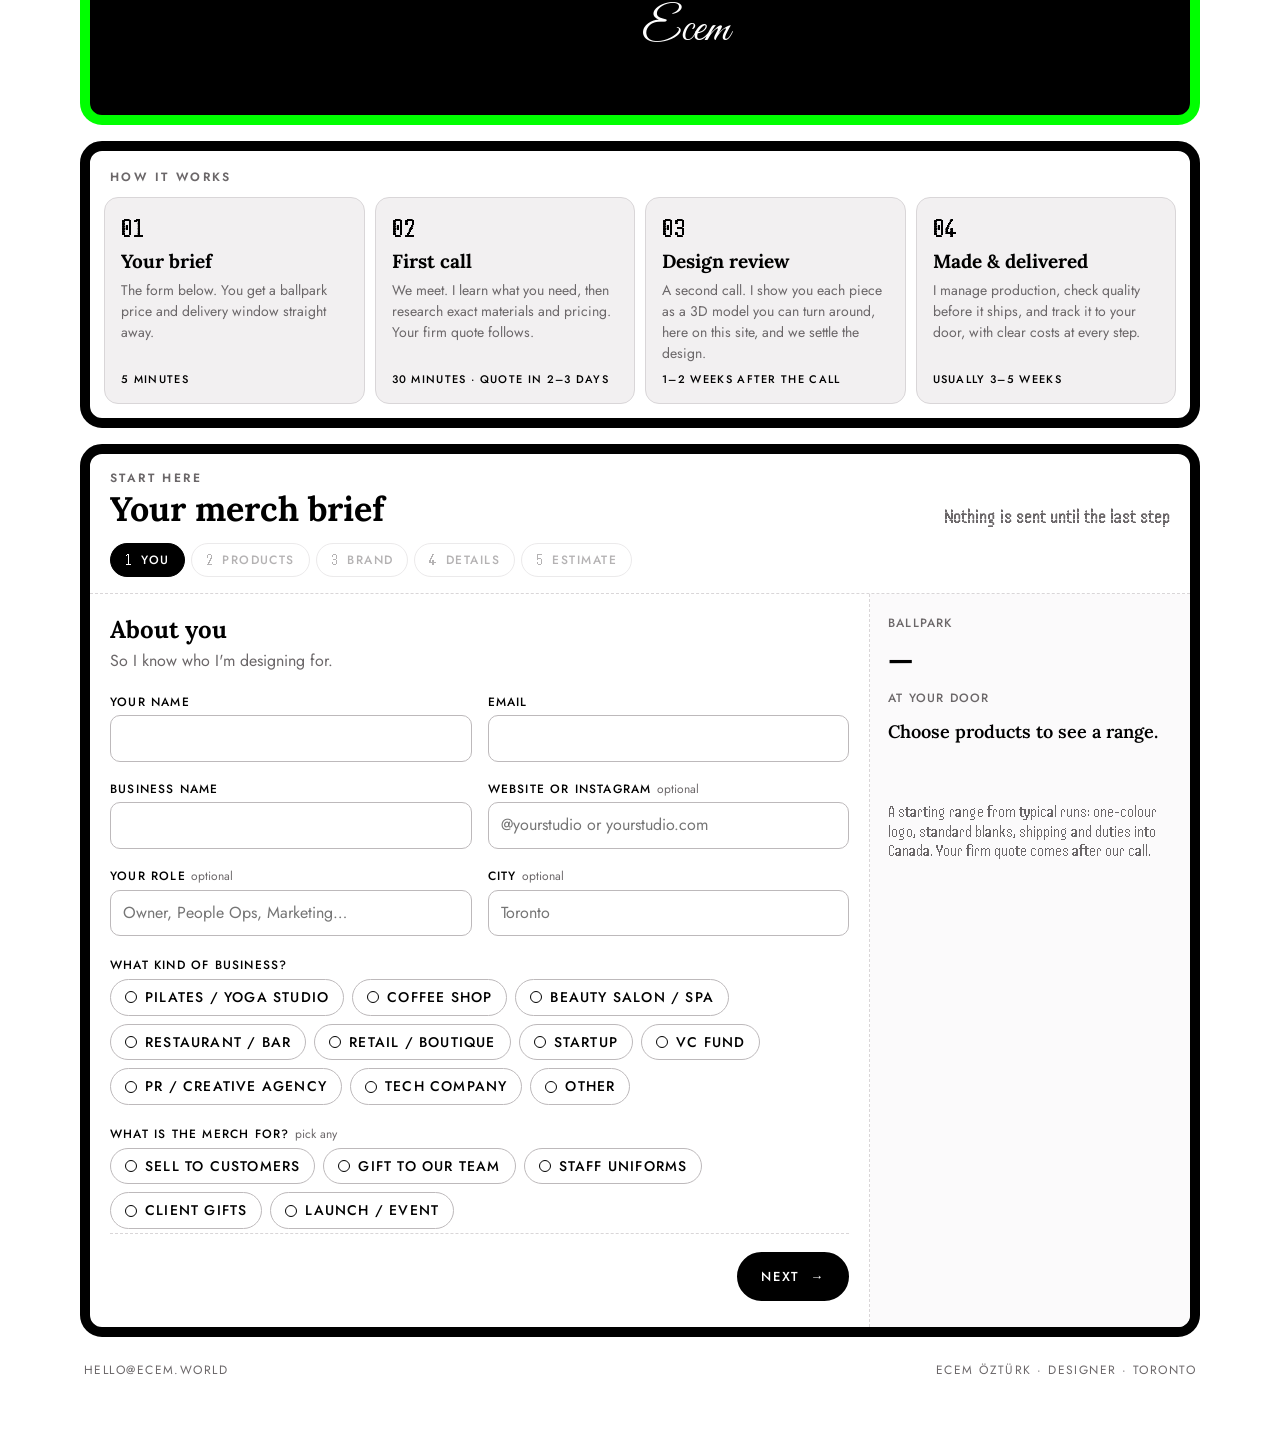
<file: merch/index.html>
<!doctype html>
<html lang="en">
<head>
<meta charset="utf-8">
<meta name="viewport" content="width=device-width, initial-scale=1, viewport-fit=cover">
<title>Merch by Ecem</title>
<meta name="claude:viewport-fit-sides" content="cover">
<!-- /merch/ — the merch inquiry page. DRAFT: the brief is not sent anywhere
     yet (see SEND_URL and BOOKING_URL in the script). Everything a visitor
     types or uploads stays in their browser until those are set. -->
<meta name="description" content="Merch designed and supplied by Ecem Öztürk, a designer in Toronto. Get a ballpark price and timeline in five minutes, then book a call.">
<meta name="theme-color" content="#ffffff">
<link rel="icon" href="/assets/favicon.ico?v=2" sizes="32x32">
<link rel="apple-touch-icon" href="/assets/apple-touch-icon.png?v=2">
<link rel="preconnect" href="https://fonts.googleapis.com">
<link rel="preconnect" href="https://fonts.gstatic.com" crossorigin>
<link rel="stylesheet" href="https://fonts.googleapis.com/css2?family=Great+Vibes&family=Handjet:wght@300;400;500&family=Jost:wght@400;500;600&family=Lora:ital,wght@0,600;0,700;1,500&family=Montserrat:wght@600;700&display=swap">
<style>
  /* Layout: stacked framed panels, as in the cold-email cards — a neon-green
     frame for the big statements, a black frame for the working parts, white
     inside with dashed construction lines. One deliberate look, light only. */
  :root {
    --green: #00ff00;        /* the frame */
    --ink: #000000;          /* black frames, the script, buttons */
    --paper: #ffffff;
    --tile: #f2f0f1;         /* the grey product tiles */
    --line: #d9d6d8;         /* hairlines and dashed guides */
    --outline: #b9b6b8;      /* outlined display letters */
    --mute: #6b6769;         /* secondary text */
    --band: #5e5e5e;         /* the grey ticker band */
    --warn: #b34700;

    --display: "Montserrat", "Helvetica Neue", Arial, sans-serif;
    --script: "Great Vibes", "Snell Roundhand", "Brush Script MT", cursive;
    --serif: "Lora", Georgia, "Times New Roman", serif;
    --pixel: "Handjet", "Arial Narrow", sans-serif;
    --ui: "Jost", Helvetica, Arial, sans-serif;

    --frame: 10px;
    --radius: 22px;
    color-scheme: light;
  }
  * { box-sizing: border-box; }
  [hidden] { display: none !important; }
  html { background: var(--paper); }
  body {
    margin: 0; background: var(--paper); color: var(--ink);
    font: 400 16px/1.5 var(--ui); -webkit-font-smoothing: antialiased;
    padding-left: max(16px, env(safe-area-inset-left, 0px));
    padding-right: max(16px, env(safe-area-inset-right, 0px));
    padding-block: 16px 48px;
  }
  .wrap { max-width: 1120px; margin: 0 auto; display: flex; flex-direction: column; gap: 16px; }
  a { color: inherit; }
  :focus-visible { outline: 3px solid var(--green); outline-offset: 2px; box-shadow: 0 0 0 5px var(--ink); border-radius: 6px; }

  /* Top line */
  .top { display: flex; justify-content: space-between; align-items: center; font-size: 12px; letter-spacing: 0.14em; text-transform: uppercase; }
  .top a { text-decoration: none; border-bottom: 1px solid var(--line); padding-bottom: 2px; }
  .top a:hover { border-color: var(--ink); }

  .panel { border: var(--frame) solid var(--ink); border-radius: var(--radius); background: var(--paper); padding: 14px; }
  .panel.green { border-color: var(--green); }
  .panel.dark { background: var(--ink); color: var(--paper); }
  .guides { border: 1px dashed var(--line); border-radius: 6px; }
  .dark .guides { border-color: #333; }

  /* ---------- Hero: the email's headline, as type ---------- */
  .hero h1 { margin: 0; font-weight: 400; line-height: 0.92; position: relative; }
  .hero .row { display: block; border-bottom: 1px dashed var(--line); padding: 0.06em 0.12em; }
  .hero .row:last-child { border-bottom: 0; }
  .hero .o {
    font-family: var(--display); font-weight: 600; letter-spacing: -0.02em;
    font-size: clamp(44px, 11.2vw, 132px);
    color: transparent; -webkit-text-stroke: 1.4px var(--outline);
    white-space: nowrap;
  }
  .hero .script {
    font-family: var(--script); color: var(--ink);
    font-size: clamp(92px, 23vw, 270px); line-height: 0.62;
    -webkit-text-stroke: 2px var(--ink);
    text-shadow: 0 0 0 var(--ink), 2px 2px 0 #fff, 3px 3px 0 var(--outline);
    display: block; text-align: right; padding: 0.16em 0.08em 0.1em; margin-top: -0.18em;
    position: relative; z-index: 2;
  }
  .hero .row.small .o { font-size: clamp(30px, 7.4vw, 88px); }
  .hero .sub { display: flex; flex-wrap: wrap; gap: 12px 24px; align-items: center; justify-content: space-between; padding: 14px 4px 2px; }
  .hero .sub p { margin: 0; max-width: 46ch; color: var(--mute); }

  .btn {
    appearance: none; border: 2px solid var(--ink); background: var(--ink); color: var(--paper);
    font: 500 13px/1 var(--ui); letter-spacing: 0.14em; text-transform: uppercase;
    padding: 16px 22px; border-radius: 999px; cursor: pointer; text-decoration: none;
    display: inline-flex; align-items: center; gap: 10px; transition: background 150ms, color 150ms;
  }
  .btn:hover { background: var(--green); color: var(--ink); }
  .btn.ghost { background: transparent; color: var(--ink); }
  .btn.ghost:hover { background: var(--tile); }
  .btn:disabled { opacity: 0.35; cursor: not-allowed; }
  .dark .btn { background: var(--green); color: var(--ink); border-color: var(--green); }

  /* ---------- Ticker: the grey pixel band ---------- */
  .ticker { background: var(--band); color: #161616; border-radius: 14px; overflow: hidden; padding: 10px 0; }
  .ticker .track { display: flex; width: max-content; animation: slide 60s linear infinite; }
  .ticker span { font: 400 clamp(22px, 3vw, 30px)/1.2 var(--pixel); letter-spacing: 0.01em; padding-right: 2em; white-space: nowrap; }
  @keyframes slide { to { transform: translateX(-50%); } }

  /* ---------- Promises: the manicule list ---------- */
  .promises ul { list-style: none; margin: 0; padding: 18px clamp(12px, 3vw, 28px); display: grid; gap: 6px; }
  .promises li { font: 700 clamp(19px, 2.6vw, 28px)/1.25 var(--serif); display: flex; gap: 14px; align-items: baseline; }
  .promises li::before { content: "☞"; font-family: "Segoe UI Symbol", "Apple Symbols", "DejaVu Sans", serif; font-weight: 400; font-size: 1.25em; line-height: 1; transform: translateY(0.08em); }

  /* ---------- About: who's behind it ---------- */
  .about { display: grid; grid-template-columns: minmax(0, 1fr) minmax(0, 1.1fr); gap: clamp(20px, 4vw, 48px); align-items: center; padding: clamp(18px, 4vw, 48px); }
  .portrait { display: flex; align-items: center; gap: clamp(10px, 2vw, 22px); }
  .portrait .ring { flex: 1 1 auto; min-width: 0; max-width: 340px; aspect-ratio: 1; border-radius: 50%; padding: 8px; border: 1.5px solid #fff; box-shadow: 0 0 0 4px var(--ink), 0 0 0 5.5px #fff; }
  .portrait .ring img { display: block; width: 100%; height: 100%; border-radius: 50%; object-fit: cover; background: #fff; }
  .portrait .dot { width: 12px; height: 12px; border-radius: 50%; background: #fff; flex: none; }
  .portrait .mark { width: clamp(54px, 9vw, 110px); flex: none; }
  .about h2 { font: 600 clamp(15px, 1.6vw, 17px)/1.3 var(--ui); letter-spacing: 0.16em; text-transform: uppercase; color: var(--green); margin: 0 0 14px; }
  .about .lede { font: 500 italic clamp(22px, 2.6vw, 30px)/1.3 var(--serif); margin: 0 0 16px; text-wrap: balance; }
  .about p { margin: 0 0 12px; color: #d8d6d7; max-width: 58ch; }
  .about .sign { font: 400 46px/1 var(--script); color: #fff; margin-top: 8px; }

  /* ---------- How it works ---------- */
  .how h2, .brief-head h2 { font: 600 12px/1 var(--ui); letter-spacing: 0.2em; text-transform: uppercase; margin: 6px 6px 14px; color: var(--mute); }
  .steps { display: grid; grid-template-columns: repeat(4, minmax(0, 1fr)); gap: 10px; }
  .steps li { list-style: none; background: var(--tile); border: 1px solid var(--line); border-radius: 14px; padding: 16px; display: flex; flex-direction: column; gap: 8px; }
  .steps { padding: 0; margin: 0; }
  .steps .n { font: 400 28px/1 var(--pixel); }
  .steps h3 { margin: 0; font: 700 19px/1.2 var(--serif); }
  .steps p { margin: 0; font-size: 14px; color: var(--mute); }
  .steps .when { margin-top: auto; font: 500 11px/1.3 var(--ui); letter-spacing: 0.12em; text-transform: uppercase; }

  /* ---------- The brief ---------- */
  .brief { padding: 0; overflow: hidden; }
  .brief-head { padding: 18px 20px 0; display: flex; justify-content: space-between; align-items: flex-end; flex-wrap: wrap; gap: 8px; }
  .brief-head h2 { margin: 0; }
  .brief-head .title { font: 700 clamp(24px, 3vw, 34px)/1.1 var(--serif); margin: 6px 0 0; }
  .brief-head .meta { font: 400 20px/1 var(--pixel); color: var(--mute); }

  .stepper { display: flex; gap: 6px; padding: 16px 20px; overflow-x: auto; border-bottom: 1px dashed var(--line); }
  .stepper button {
    appearance: none; border: 1px solid var(--line); background: var(--paper); color: var(--mute);
    font: 500 12px/1 var(--ui); letter-spacing: 0.12em; text-transform: uppercase;
    padding: 10px 14px; border-radius: 999px; cursor: pointer; white-space: nowrap; display: flex; gap: 8px; align-items: center;
  }
  .stepper button .k { font: 400 17px/0.6 var(--pixel); }
  .stepper button[aria-current="step"] { background: var(--ink); color: var(--paper); border-color: var(--ink); }
  .stepper button.done { color: var(--ink); border-color: var(--ink); }
  .stepper button.done::after { content: ""; width: 8px; height: 8px; border-radius: 50%; background: var(--green); box-shadow: 0 0 0 1px var(--ink); }
  .stepper button:disabled { cursor: not-allowed; opacity: 0.5; }

  .brief-body { display: grid; grid-template-columns: minmax(0, 1fr) 320px; }
  .stage { padding: 22px 20px 26px; min-width: 0; border-right: 1px dashed var(--line); }
  .step { display: flex; flex-direction: column; gap: 22px; }
  .step > header h3 { margin: 0; font: 700 24px/1.2 var(--serif); }
  .step > header p { margin: 4px 0 0; color: var(--mute); max-width: 60ch; }

  .grid2 { display: grid; grid-template-columns: repeat(2, minmax(0, 1fr)); gap: 14px 16px; }
  .field { display: flex; flex-direction: column; gap: 6px; min-width: 0; }
  .field.full { grid-column: 1 / -1; }
  label, .label { font: 500 12px/1.2 var(--ui); letter-spacing: 0.1em; text-transform: uppercase; }
  .opt { color: var(--mute); text-transform: none; letter-spacing: 0; font-weight: 400; }
  input[type=text], input[type=email], input[type=url], input[type=number], input[type=date], select, textarea {
    font: 400 16px/1.3 var(--ui); color: var(--ink); background: var(--paper);
    border: 1px solid #bdb9bb; border-radius: 10px; padding: 12px 12px; width: 100%; min-width: 0;
  }
  textarea { min-height: 110px; resize: vertical; }
  input:focus, select:focus, textarea:focus { outline: none; border-color: var(--ink); box-shadow: 0 0 0 3px var(--green); }
  .err { color: var(--warn); font-size: 13px; min-height: 0; }
  .field.bad input { border-color: var(--warn); }
  .hint { font-size: 13px; color: var(--mute); }

  /* Chips (checkbox and radio pills) */
  .chips { display: flex; flex-wrap: wrap; gap: 8px; }
  .chip { position: relative; }
  .chip input { position: absolute; opacity: 0; inset: 0; margin: 0; cursor: pointer; }
  .chip span { display: inline-flex; align-items: center; gap: 8px; padding: 9px 14px; border: 1px solid #bdb9bb; border-radius: 999px; font-size: 14px; background: var(--paper); transition: background 120ms; }
  .chip span::before { content: ""; width: 10px; height: 10px; border-radius: 50%; border: 1px solid var(--ink); background: var(--paper); flex: none; }
  .chip input:checked + span { background: var(--ink); color: var(--paper); border-color: var(--ink); }
  .chip input:checked + span::before { background: var(--green); border-color: var(--green); }
  .chip input:focus-visible + span { outline: 3px solid var(--green); outline-offset: 2px; }

  /* Product tiles: the grey cards with a circle in the corner */
  .tiles { display: grid; grid-template-columns: repeat(auto-fill, minmax(138px, 1fr)); gap: 10px; }
  .tile { position: relative; }
  .tile input { position: absolute; opacity: 0; inset: 0; margin: 0; cursor: pointer; z-index: 2; }
  .tile .card {
    background: var(--tile); border: 1px solid var(--line); border-radius: 14px; aspect-ratio: 1 / 0.92;
    display: flex; flex-direction: column; align-items: center; justify-content: flex-end; gap: 8px; padding: 14px 10px 12px;
    position: relative; transition: border-color 120ms, background 120ms;
  }
  .tile .card::before { content: ""; position: absolute; left: 12px; top: 12px; width: 20px; height: 20px; border-radius: 50%; background: #fff; border: 1px solid #c9c5c7; }
  .tile svg { width: 58%; max-height: 62%; flex: 1 1 auto; fill: none; stroke: var(--ink); stroke-width: 1.4; stroke-linejoin: round; stroke-linecap: round; }
  .tile .name { font: 500 13px/1.2 var(--ui); letter-spacing: 0.06em; text-transform: uppercase; text-align: center; }
  .tile input:checked + .card { background: var(--paper); border: 2px solid var(--ink); }
  .tile input:checked + .card::before { background: var(--green); border-color: var(--ink); box-shadow: inset 0 0 0 4px var(--green), inset 0 0 0 10px var(--ink); }
  .tile input:focus-visible + .card { outline: 3px solid var(--green); outline-offset: 2px; }
  @media (hover: hover) { .tile:hover .card { border-color: var(--ink); } }

  /* Quantity rows, one per chosen product */
  .lines { display: flex; flex-direction: column; gap: 10px; }
  .line { border: 1px solid var(--line); border-radius: 14px; padding: 14px; display: flex; flex-direction: column; gap: 12px; }
  .line .head { display: flex; flex-wrap: wrap; gap: 10px 16px; align-items: center; justify-content: space-between; }
  .line .head strong { font: 700 18px/1.2 var(--serif); }
  .line .head .q { display: flex; align-items: center; gap: 8px; }
  .line .head .q input { width: 110px; }
  .line .head .q .unit { font-size: 13px; color: var(--mute); }
  .sizes { display: grid; grid-template-columns: repeat(7, minmax(0, 1fr)); gap: 6px; }
  .sizes label { display: flex; flex-direction: column; gap: 4px; align-items: stretch; text-align: center; font-size: 11px; }
  .sizes input { padding: 8px 4px; text-align: center; font-size: 15px; }
  .size-tools { display: flex; flex-wrap: wrap; gap: 10px 14px; align-items: center; font-size: 13px; color: var(--mute); }
  .size-tools .ok { color: var(--ink); }
  .size-tools .off { color: var(--warn); }
  .linkbtn { appearance: none; background: none; border: 0; padding: 0; font: 500 13px var(--ui); color: var(--ink); text-decoration: underline; text-underline-offset: 3px; cursor: pointer; }
  .ideas { display: flex; flex-direction: column; gap: 8px; }
  .idea { display: grid; grid-template-columns: minmax(0, 1fr) 100px 36px; gap: 8px; }
  .idea button { appearance: none; border: 1px solid var(--line); background: var(--paper); border-radius: 10px; cursor: pointer; font-size: 18px; line-height: 1; }
  .empty { border: 1px dashed var(--line); border-radius: 14px; padding: 18px; color: var(--mute); text-align: center; font-size: 14px; }

  /* Logo drop and palette */
  .drop {
    font: 400 15px/1.4 var(--ui); letter-spacing: 0; text-transform: none;
    border: 1.5px dashed #a9a5a7; border-radius: 14px; background: var(--tile); padding: 20px; display: flex; gap: 18px; align-items: center; cursor: pointer; position: relative;
  }
  .drop.over { border-color: var(--ink); background: #fff; }
  .drop input { position: absolute; inset: 0; opacity: 0; cursor: pointer; }
  .drop .thumb { width: 96px; height: 96px; border-radius: 10px; background: #fff; border: 1px solid var(--line); display: grid; place-items: center; overflow: hidden; flex: none; font: 400 20px var(--pixel); color: var(--mute); }
  .drop .thumb img { max-width: 86%; max-height: 86%; }
  .drop strong { display: block; font: 700 18px/1.2 var(--serif); }
  .drop span { font-size: 13px; color: var(--mute); }
  .palette { display: flex; flex-wrap: wrap; gap: 10px; align-items: flex-end; }
  .sw { display: flex; flex-direction: column; gap: 6px; align-items: center; }
  .sw input[type=color] { appearance: none; -webkit-appearance: none; width: 64px; height: 64px; border-radius: 50%; border: 1px solid var(--line); padding: 0; background: none; cursor: pointer; }
  .sw input[type=color]::-webkit-color-swatch-wrapper { padding: 0; }
  .sw input[type=color]::-webkit-color-swatch { border: 0; border-radius: 50%; }
  .sw input[type=color]::-moz-color-swatch { border: 0; border-radius: 50%; }
  .sw code { font: 400 16px/1 var(--pixel); color: var(--mute); }
  .sw .x { appearance: none; border: 0; background: none; color: var(--mute); cursor: pointer; font-size: 12px; text-decoration: underline; }
  .addsw { width: 64px; height: 64px; border-radius: 50%; border: 1px dashed #a9a5a7; background: #fff; font-size: 24px; cursor: pointer; margin-bottom: 22px; }
  .source-note { font: 400 18px/1.2 var(--pixel); color: var(--mute); }

  .nav { display: flex; justify-content: space-between; gap: 10px; flex-wrap: wrap; padding-top: 6px; border-top: 1px dashed var(--line); margin-top: 4px; padding-top: 18px; }

  /* Running estimate, beside the brief */
  .est { padding: 22px 18px 26px; background: #fbfafb; display: flex; flex-direction: column; gap: 14px; min-width: 0; }
  .est .label { color: var(--mute); }
  .est .big { font: 700 30px/1.1 var(--serif); font-variant-numeric: tabular-nums; }
  .est .big small { font: 400 14px var(--ui); color: var(--mute); }
  .est .when { font: 600 18px/1.3 var(--serif); }
  .est ul { list-style: none; margin: 0; padding: 0; display: flex; flex-direction: column; gap: 8px; font-size: 13px; }
  .est li { display: flex; justify-content: space-between; gap: 10px; border-bottom: 1px dashed var(--line); padding-bottom: 6px; font-variant-numeric: tabular-nums; }
  .est li span:first-child { min-width: 0; }
  .est .notes { display: flex; flex-direction: column; gap: 8px; }
  .note { font-size: 13px; border-left: 3px solid var(--green); padding: 2px 0 2px 10px; }
  .note.warn { border-color: var(--warn); }
  .fine { font: 400 17px/1.15 var(--pixel); color: var(--mute); }

  /* Review step */
  .summary { display: grid; grid-template-columns: repeat(2, minmax(0, 1fr)); gap: 10px; }
  .summary div { background: var(--tile); border-radius: 12px; padding: 12px 14px; min-width: 0; overflow-wrap: anywhere; }
  .summary dt { font: 500 11px/1 var(--ui); letter-spacing: 0.12em; text-transform: uppercase; color: var(--mute); margin-bottom: 6px; }
  .summary dd { margin: 0; font-size: 14px; }
  .consent { text-transform: none; letter-spacing: 0; font-weight: 400; line-height: 1.45; display: flex; gap: 10px; align-items: flex-start; font-size: 14px; }
  .consent input { width: 20px; height: 20px; margin-top: 1px; accent-color: var(--ink); flex: none; }
  .hp { position: absolute; left: -9999px; width: 1px; height: 1px; overflow: hidden; }

  /* Sent: book the call */
  .booked { display: grid; grid-template-columns: minmax(0, 1fr) minmax(0, 1fr); gap: 22px; padding: clamp(18px, 4vw, 40px); }
  .booked h3 { font: 700 clamp(26px, 3.4vw, 38px)/1.1 var(--serif); margin: 0 0 10px; }
  .booked p { margin: 0 0 12px; color: #d8d6d7; }
  .slots { background: #fff; color: var(--ink); border-radius: 14px; padding: 16px; display: flex; flex-direction: column; gap: 12px; }
  .slots .days { display: grid; grid-template-columns: repeat(5, minmax(0, 1fr)); gap: 6px; }
  .slots .day { text-align: center; font-size: 12px; display: flex; flex-direction: column; gap: 6px; }
  .slots .day b { font: 600 12px var(--ui); letter-spacing: 0.08em; text-transform: uppercase; }
  .slots .slot { appearance: none; border: 1px solid var(--line); background: var(--tile); border-radius: 8px; padding: 8px 2px; font: 500 13px var(--ui); cursor: pointer; font-variant-numeric: tabular-nums; }
  .slots .slot[aria-pressed="true"] { background: var(--green); border-color: var(--ink); }
  .draft-tag { display: inline-block; font: 400 16px/1 var(--pixel); background: var(--green); color: var(--ink); padding: 4px 8px; border-radius: 4px; }
  details.payload { font-size: 13px; }
  details.payload pre { background: #161616; color: #cfcfcf; padding: 12px; border-radius: 10px; overflow-x: auto; max-height: 320px; font-size: 12px; }

  footer { display: flex; flex-wrap: wrap; justify-content: space-between; gap: 8px; font-size: 12px; letter-spacing: 0.12em; text-transform: uppercase; color: var(--mute); padding: 8px 4px; }

  .demo { position: fixed; right: max(12px, env(safe-area-inset-right, 0px)); bottom: calc(12px + env(safe-area-inset-bottom, 0px)); z-index: 20; display: flex; gap: 6px; align-items: center; }
  .demo button { appearance: none; border: 2px solid var(--ink); background: var(--green); font: 400 18px/1 var(--pixel); padding: 8px 12px; border-radius: 999px; cursor: pointer; }

  /* Phones and narrow windows */
  @media (max-width: 900px) {
    .brief-body { grid-template-columns: minmax(0, 1fr); }
    .stage { border-right: 0; border-bottom: 1px dashed var(--line); }
    .steps { grid-template-columns: repeat(2, minmax(0, 1fr)); }
    .about, .booked { grid-template-columns: minmax(0, 1fr); }
  }
  @media (max-width: 560px) {
    :root { --frame: 7px; --radius: 18px; }
    .panel { padding: 8px; }
    .grid2, .summary { grid-template-columns: minmax(0, 1fr); }
    .steps { grid-template-columns: minmax(0, 1fr); }
    .sizes { grid-template-columns: repeat(4, minmax(0, 1fr)); }
    .tiles { grid-template-columns: repeat(2, minmax(0, 1fr)); }
    .hero .o { -webkit-text-stroke-width: 1px; }
    .stage, .est { padding-left: 14px; padding-right: 14px; }
    .idea { grid-template-columns: minmax(0, 1fr) 80px 36px; }
    .slots .days { grid-template-columns: repeat(3, minmax(0, 1fr)); }
  }
  @media (prefers-reduced-motion: reduce) {
    .ticker .track { animation: none; }
    * { transition: none !important; }
  }
</style>
</head>
<body>
<div class="wrap">

  <div class="top">
    <a href="/">← ecem.world</a>
    <span>Merch · Toronto</span>
  </div>

  <!-- The headline, as in the cold email -->
  <section class="panel green hero" aria-labelledby="h">
    <div class="guides">
      <h1 id="h">
        <span class="row"><span class="o">I will design</span></span>
        <span class="row"><span class="o">&amp; supply</span></span>
        <span class="script">merch</span>
        <span class="row small"><span class="o">for your business.</span></span>
      </h1>
    </div>
    <div class="sub">
      <p>Merch designed the way a studio hands off a brand, then sourced, checked and delivered by the same person. Tell me what you need and get a ballpark price and timeline in about five minutes.</p>
      <a class="btn" href="#brief">Start your brief <span aria-hidden="true">→</span></a>
    </div>
  </section>

  <div class="ticker" aria-label="Tote bags, hats, water bottles, tumblers, notebooks, t-shirts, posters, towels, anything and everything. Premium quality, best price, short delivery time.">
    <div class="track" aria-hidden="true">
      <span>Tote bags, hats, water bottles, tumblers, notebooks, t-shirts, posters, towels, anything &amp; everything &gt; premium quality &gt; best price &gt; short delivery time</span>
      <span>Tote bags, hats, water bottles, tumblers, notebooks, t-shirts, posters, towels, anything &amp; everything &gt; premium quality &gt; best price &gt; short delivery time</span>
    </div>
  </div>

  <section class="panel promises" aria-label="What you get">
    <div class="guides">
      <ul>
        <li>Premium Quality Assurance</li>
        <li>Coherent Design Made by A Human</li>
        <li>Complete End-to-End Ownership</li>
        <li>Doorstep Delivery</li>
        <li>Best Prices</li>
      </ul>
    </div>
  </section>

  <!-- Who is behind it -->
  <section class="panel green dark" aria-labelledby="who">
    <div class="about">
      <div class="portrait">
        <div class="ring"><img src="ecem.webp" alt="Ecem Öztürk, sitting cross-legged, smiling" width="640" height="640"></div>
        <span class="dot" aria-hidden="true"></span>
        <img class="mark" src="e.webp" alt="" width="300" height="310">
      </div>
      <div>
        <h2 id="who">Who's behind it</h2>
        <p class="lede">Hi, I'm Ecem. One designer, from the first sketch to the box at your door.</p>
        <p>I'm a designer based in Toronto. Most merch companies hand you a catalogue and a spot for your logo. I start from your brand and design a small collection that belongs to it, with the same care I'd give an identity project.</p>
        <p>Then I source it. I work directly with manufacturers in China and act as your bridge to them, which is how the prices stay fair. I check the quality before anything ships, and I deliver it to your door, or to each person on your team.</p>
        <p>You'll talk to me at every step. There is no account manager in between.</p>
        <div class="sign" aria-hidden="true">Ecem</div>
      </div>
    </div>
  </section>

  <!-- How it works: a real sequence, so it is numbered -->
  <section class="panel how" aria-labelledby="how">
    <h2 id="how">How it works</h2>
    <ol class="steps">
      <li><span class="n">01</span><h3>Your brief</h3><p>The form below. You get a ballpark price and delivery window straight away.</p><span class="when">5 minutes</span></li>
      <li><span class="n">02</span><h3>First call</h3><p>We meet. I learn what you need, then research exact materials and pricing. Your firm quote follows.</p><span class="when">30 minutes · quote in 2–3 days</span></li>
      <li><span class="n">03</span><h3>Design review</h3><p>A second call. I show you each piece as a 3D model you can turn around, here on this site, and we settle the design.</p><span class="when">1–2 weeks after the call</span></li>
      <li><span class="n">04</span><h3>Made &amp; delivered</h3><p>I manage production, check quality before it ships, and track it to your door, with clear costs at every step.</p><span class="when">Usually 3–5 weeks</span></li>
    </ol>
  </section>

  <!-- The brief -->
  <section class="panel brief" id="brief" aria-labelledby="brief-title">
    <div class="brief-head">
      <div>
        <h2>Start here</h2>
        <p class="title" id="brief-title">Your merch brief</p>
      </div>
      <span class="meta">Nothing is sent until the last step</span>
    </div>

    <nav class="stepper" aria-label="Brief steps" id="stepper"></nav>

    <form id="form" novalidate>
      <div class="brief-body">
        <div class="stage">

          <!-- 1. You -->
          <section class="step" data-step="0" aria-labelledby="s1">
            <header><h3 id="s1">About you</h3><p>So I know who I'm designing for.</p></header>
            <div class="grid2">
              <div class="field"><label for="f-name">Your name</label><input id="f-name" name="name" type="text" autocomplete="name" required><span class="err" id="e-name"></span></div>
              <div class="field"><label for="f-email">Email</label><input id="f-email" name="email" type="email" autocomplete="email" required><span class="err" id="e-email"></span></div>
              <div class="field"><label for="f-company">Business name</label><input id="f-company" name="company" type="text" autocomplete="organization" required><span class="err" id="e-company"></span></div>
              <div class="field"><label for="f-site">Website or Instagram <span class="opt">optional</span></label><input id="f-site" name="site" type="text" placeholder="@yourstudio or yourstudio.com"></div>
              <div class="field"><label for="f-role">Your role <span class="opt">optional</span></label><input id="f-role" name="role" type="text" placeholder="Owner, People Ops, Marketing…"></div>
              <div class="field"><label for="f-city">City <span class="opt">optional</span></label><input id="f-city" name="city" type="text" autocomplete="address-level2" placeholder="Toronto"></div>
            </div>
            <div class="field">
              <span class="label" id="l-biz">What kind of business?</span>
              <div class="chips" role="radiogroup" aria-labelledby="l-biz" id="biz"></div>
            </div>
            <div class="field">
              <span class="label" id="l-purpose">What is the merch for? <span class="opt">pick any</span></span>
              <div class="chips" role="group" aria-labelledby="l-purpose" id="purpose"></div>
            </div>
          </section>

          <!-- 2. Products -->
          <section class="step" data-step="1" aria-labelledby="s2" hidden>
            <header><h3 id="s2">What would you like made?</h3><p>Pick as many as you like, then tell me how many. Rough numbers are fine; we'll firm them up on the call.</p></header>
            <div class="tiles" id="tiles"></div>
            <div class="lines" id="lines"></div>
            <span class="err" id="e-products"></span>
          </section>

          <!-- 3. Brand -->
          <section class="step" data-step="2" aria-labelledby="s3" hidden>
            <header><h3 id="s3">Your brand</h3><p>Upload your logo and I'll pull your colours from it. No logo file handy? Pick your colours by hand, or I'll suggest a palette.</p></header>
            <label class="drop" id="drop" for="f-logo">
              <input id="f-logo" type="file" accept=".png,.jpg,.jpeg,.svg,.webp,.pdf,.ai,.eps,image/*,application/pdf">
              <span class="thumb" id="thumb">logo</span>
              <span><strong id="drop-title">Drop your logo here, or click to choose</strong><span id="drop-sub">SVG, PNG, JPG or PDF, up to 10 MB. Vector files (SVG, PDF, AI) print best.</span></span>
            </label>
            <div class="field">
              <span class="label" id="l-pal">Brand colours</span>
              <span class="source-note" id="pal-source">Suggested for your kind of business. Click a colour to change it.</span>
              <div class="palette" id="palette" aria-labelledby="l-pal"></div>
            </div>
            <div class="field">
              <span class="label" id="l-deco">How should the design be applied? <span class="opt">optional</span></span>
              <div class="chips" role="group" aria-labelledby="l-deco" id="deco"></div>
            </div>
            <div class="field"><label for="f-guide">Link to brand guidelines <span class="opt">optional</span></label><input id="f-guide" name="guidelines" type="url" placeholder="https://"></div>
          </section>

          <!-- 4. Details -->
          <section class="step" data-step="3" aria-labelledby="s4" hidden>
            <header><h3 id="s4">The details</h3><p>Deadlines, special needs and anything you're imagining.</p></header>
            <div class="grid2">
              <div class="field"><label for="f-date">Needed by <span class="opt">optional</span></label><input id="f-date" name="deadline" type="date"><span class="hint">Leave empty if you're flexible.</span></div>
              <div class="field"><label for="f-budget">Budget <span class="opt">optional</span></label>
                <select id="f-budget" name="budget">
                  <option value="">Prefer to discuss</option>
                  <option>Under $1,000</option><option>$1,000–3,000</option><option>$3,000–7,500</option><option>$7,500–15,000</option><option>$15,000+</option>
                </select>
              </div>
            </div>
            <div class="field">
              <span class="label" id="l-needs">Special needs <span class="opt">pick any</span></span>
              <div class="chips" role="group" aria-labelledby="l-needs" id="needs"></div>
            </div>
            <div class="field"><label for="f-custom">Customization requests &amp; ideas <span class="opt">optional</span></label><textarea id="f-custom" name="custom" placeholder="e.g. Our logo small on the chest, the studio's address on the back. A tote that matches our sage walls. Each instructor's name on their towel."></textarea></div>
          </section>

          <!-- 5. Estimate & send -->
          <section class="step" data-step="4" aria-labelledby="s5" hidden>
            <header><h3 id="s5">Your estimate</h3><p>Here is the ballpark. Send the brief and book a call with me to turn it into a firm quote.</p></header>
            <dl class="summary" id="summary"></dl>
            <div class="hp" aria-hidden="true"><label for="f-hp">Leave this empty</label><input id="f-hp" name="company_fax" type="text" tabindex="-1" autocomplete="off"></div>
            <label class="consent" for="f-consent"><input id="f-consent" type="checkbox"> <span>Ecem can contact me about this request. My brief and logo are only used to prepare my quote and are deleted on request.</span></label>
            <span class="err" id="e-consent"></span>
          </section>

          <div class="nav">
            <button type="button" class="btn ghost" id="back">← Back</button>
            <button type="submit" class="btn" id="next">Next →</button>
          </div>
        </div>

        <aside class="est" aria-live="polite" aria-label="Running estimate">
          <span class="label">Ballpark</span>
          <div class="big" id="est-total">—</div>
          <span class="label">At your door</span>
          <div class="when" id="est-when">—</div>
          <ul id="est-lines"></ul>
          <div class="notes" id="est-notes"></div>
          <p class="fine">A starting range from typical runs: one-colour logo, standard blanks, shipping and duties into Canada. Your firm quote comes after our call.</p>
        </aside>
      </div>
    </form>

    <!-- After sending: book the call -->
    <div class="dark" id="sent" hidden>
      <div class="booked">
        <div>
          <span class="draft-tag">Draft: nothing was sent</span>
          <h3 style="margin-top:14px">Thank you. Now let's meet.</h3>
          <p id="sent-copy">Your brief is with me. Pick a time for a 30-minute video call: I'll come with questions, material ideas and a first look at pricing.</p>
          <p>After the call I research exact pricing with my manufacturers and send your firm quote within 2–3 working days.</p>
          <details class="payload"><summary>What Ecem receives (draft view)</summary><pre id="payload"></pre></details>
        </div>
        <div class="slots" id="slots" aria-label="Pick a time"></div>
      </div>
    </div>
  </section>

  <footer>
    <span>hello@ecem.world</span>
    <span>Ecem Öztürk · designer · Toronto</span>
  </footer>
</div>

<div class="demo"><button type="button" id="demo">Draft: fill an example</button></div>

<script>
(() => {
  // ---------------------------------------------------------------
  // Settings. SEND_URL and BOOKING_URL are empty in this draft:
  // the brief stays in the browser and the slot picker is a mock.
  // ---------------------------------------------------------------
  const SEND_URL = '';      // Google Apps Script web app URL (see MERCH-PLAN in the notes repo)
  const BOOKING_URL = '';   // e.g. https://cal.com/ecem/merch-intro
  const MAX_LOGO_MB = 10;

  // Customer-facing ballpark ranges, CAD per unit, landed in Canada,
  // one-location print or embroidery included. [from qty, low, high].
  // PLACEHOLDERS: Ecem sets the real numbers. This file is public, so
  // only ranges you'd show a client belong here, never supplier costs.
  const SMALL_RUN = { below: 50, factor: 1.4 };   // under 50: made locally
  const PRODUCTS = [
    { id: 'tshirt',     name: 'T-shirt',           textile: true, weeks: [2, 3], tiers: [[50, 14, 22], [100, 11, 18], [250, 9, 14], [500, 7, 11]] },
    { id: 'sweatshirt', name: 'Sweatshirt / hoodie', textile: true, weeks: [3, 4], tiers: [[50, 32, 48], [100, 26, 40], [250, 22, 34], [500, 18, 28]] },
    { id: 'cap',        name: 'Cap',               weeks: [3, 4], tiers: [[50, 14, 22], [100, 11, 17], [250, 8, 13], [500, 6, 10]] },
    { id: 'tumbler',    name: 'Tumbler',           weeks: [3, 4], tiers: [[50, 18, 28], [100, 14, 22], [250, 11, 18], [500, 9, 14]] },
    { id: 'mug',        name: 'Coffee mug',        weeks: [2, 3], tiers: [[50, 9, 15], [100, 7, 12], [250, 5, 9], [500, 4, 7]] },
    { id: 'tote',       name: 'Tote bag',          weeks: [2, 3], tiers: [[50, 8, 14], [100, 6, 11], [250, 4.5, 8], [500, 3.5, 6]] },
    { id: 'notebook',   name: 'Notebook',          weeks: [3, 4], tiers: [[50, 10, 16], [100, 8, 13], [250, 6, 10], [500, 4.5, 8]] },
    { id: 'towel',      name: 'Towel',             weeks: [3, 4], tiers: [[50, 14, 22], [100, 11, 18], [250, 9, 14], [500, 7, 11]], variants: ['Gym / pilates', 'Hand', 'Bath', 'Beach'] },
    { id: 'other',      name: 'Other ideas',       other: true },
  ];
  const SIZES = ['XS', 'S', 'M', 'L', 'XL', '2XL', '3XL'];
  const TYPICAL_SPLIT = { XS: 0.05, S: 0.2, M: 0.3, L: 0.25, XL: 0.13, '2XL': 0.05, '3XL': 0.02 };

  // Timeline, in weeks: design (two calls) + production + air freight.
  const DESIGN_WEEKS = [1, 2], FREIGHT_WEEKS = [1, 2], LOCAL_WEEKS = [1, 2];
  // Factories in China close around Lunar New Year. Windows are generous on purpose.
  const LNY = [['2027-01-25', '2027-02-21'], ['2028-01-15', '2028-02-12'], ['2029-02-02', '2029-03-01']];

  const BUSINESSES = ['Pilates / yoga studio', 'Coffee shop', 'Beauty salon / spa', 'Restaurant / bar', 'Retail / boutique', 'Startup', 'VC fund', 'PR / creative agency', 'Tech company', 'Other'];
  const PURPOSES = ['Sell to customers', 'Gift to our team', 'Staff uniforms', 'Client gifts', 'Launch / event'];
  const DECO = ['Embroidery', 'Screen print', 'Engraving', 'Full-colour print', 'Not sure, advise me'];
  const NEEDS = ['Sustainable / organic materials', 'Made in North America', 'Gift boxes / packaging', 'Names on each piece', 'Ship to many addresses', 'A sample before production'];
  const SUGGESTED = {
    'Pilates / yoga studio': ['#9aa58c', '#e9e1d4', '#b9866a', '#2f3a33'],
    'Coffee shop': ['#3b2a22', '#efe6d8', '#c26a3d', '#7d8a6a'],
    'Beauty salon / spa': ['#e8cfc8', '#f7f2ee', '#8c5a5a', '#2b2626'],
    'Restaurant / bar': ['#1f2a24', '#e7dccb', '#b2412f', '#d9a441'],
    'Retail / boutique': ['#111111', '#f3f0ea', '#c9a27e', '#6d7b8c'],
    'Startup': ['#1a1aff', '#f4f4f0', '#111111', '#00d18f'],
    'VC fund': ['#0f1b2d', '#f2efe8', '#a58b5b', '#6e7f91'],
    'PR / creative agency': ['#111111', '#ffffff', '#ff4fa3', '#ffd23f'],
    'Tech company': ['#0b0b0b', '#f5f5f5', '#3d5afe', '#00e0b8'],
    'Other': ['#111111', '#f2f0f1', '#00ff00', '#6b6769'],
  };

  const ICONS = {
    tshirt: '<path d="M22 14l10-6h8c1 4 4 6 8 6s7-2 8-6h8l10 6 8 16-12 6-4-6v42H30V30l-4 6-12-6z" transform="translate(-6 0)"/>',
    sweatshirt: '<path d="M28 12l8-4h6c1 4 3 6 6 6s5-2 6-6h6l8 4 10 18-6 30h-8l-2-26v44H32V34l-2 26h-8l-6-30z" transform="translate(-4 0)"/><path d="M42 8c0 6 3 9 6 9s6-3 6-9" transform="translate(-4 0)"/>',
    cap: '<path d="M16 54c0-20 14-34 32-34s32 14 32 34z"/><path d="M48 20v34M30 26c-4 8-6 18-6 28M66 26c4 8 6 18 6 28"/><path d="M16 54c-6 2-8 8-4 10 10 4 34 2 44-4"/><circle cx="48" cy="19" r="2"/>',
    tumbler: '<path d="M30 16h36l-4 64H34z"/><path d="M28 16h40v-6H28zM36 10l2-4h20l2 4"/><path d="M33 34h30"/>',
    mug: '<path d="M22 24h44v40c0 8-6 12-14 12H36c-8 0-14-4-14-12z"/><path d="M66 32h6c6 0 10 4 10 11s-4 11-10 11h-6"/><path d="M34 12c-2 4 2 6 0 9M44 10c-2 4 2 6 0 10M54 12c-2 4 2 6 0 9"/>',
    tote: '<path d="M18 34h60l-4 48H22z"/><path d="M34 34c0-14 4-22 14-22s14 8 14 22"/>',
    notebook: '<path d="M26 10h46v76H26z"/><path d="M32 10v76M20 22h12M20 36h12M20 50h12M20 64h12M20 78h12"/><path d="M44 30h20M44 38h14"/>',
    towel: '<path d="M22 14h52v62H22z"/><path d="M22 24h52M22 66h52"/><path d="M18 12h60"/><path d="M30 76v8M40 76v8M50 76v8M60 76v8M70 76v8"/>',
    other: '<circle cx="48" cy="48" r="26"/><path d="M48 36v24M36 48h24"/>',
  };

  // ---------------------------------------------------------------
  const $ = (s, r = document) => r.querySelector(s);
  const state = {
    step: 0, reached: 0,
    business: '', purposes: new Set(), deco: new Set(), needs: new Set(),
    items: {},                       // id -> { qty, sizes:{}, fit, variant, ideas:[{text,qty}] }
    palette: [], paletteSource: 'suggested', logo: null, sent: false,
  };
  const money = (n) => '$' + Math.round(n).toLocaleString('en-CA');
  const roundTo = (n, step) => Math.round(n / step) * step;
  const esc = (s) => String(s).replace(/[&<>"']/g, (c) => ({ '&': '&amp;', '<': '&lt;', '>': '&gt;', '"': '&quot;', "'": '&#39;' }[c]));

  // ---------- chips ----------
  function chips(el, list, { name, type = 'checkbox', set, onChange }) {
    el.innerHTML = list.map((v, i) => `<label class="chip"><input type="${type}" name="${name}" id="${name}-${i}" value="${esc(v)}"><span>${esc(v)}</span></label>`).join('');
    el.addEventListener('change', (e) => {
      const v = e.target.value;
      if (type === 'radio') onChange(v);
      else { e.target.checked ? set.add(v) : set.delete(v); onChange && onChange(); }
    });
  }
  chips($('#biz'), BUSINESSES, { name: 'biz', type: 'radio', onChange: (v) => { state.business = v; if (state.paletteSource === 'suggested') setPalette(SUGGESTED[v], 'suggested'); } });
  chips($('#purpose'), PURPOSES, { name: 'purpose', set: state.purposes });
  chips($('#deco'), DECO, { name: 'deco', set: state.deco });
  chips($('#needs'), NEEDS, { name: 'needs', set: state.needs, onChange: estimate });

  // ---------- product tiles and quantity lines ----------
  $('#tiles').innerHTML = PRODUCTS.map((p) => `
    <label class="tile" for="t-${p.id}">
      <input type="checkbox" id="t-${p.id}" value="${p.id}">
      <span class="card"><svg viewBox="0 0 96 92" aria-hidden="true">${ICONS[p.id]}</svg><span class="name">${p.name}</span></span>
    </label>`).join('');
  $('#tiles').addEventListener('change', (e) => {
    const id = e.target.value;
    if (e.target.checked) state.items[id] = state.items[id] || { qty: '', sizes: {}, fit: 'Unisex', variant: '', ideas: [{ text: '', qty: '' }] };
    else delete state.items[id];
    renderLines(); estimate();
  });

  function renderLines() {
    const ids = PRODUCTS.filter((p) => state.items[p.id]).map((p) => p.id);
    const box = $('#lines');
    if (!ids.length) { box.innerHTML = '<div class="empty">Choose one or more products above.</div>'; return; }
    box.innerHTML = ids.map((id) => {
      const p = PRODUCTS.find((x) => x.id === id), it = state.items[id];
      if (p.other) return `
        <div class="line" data-id="other">
          <div class="head"><strong>Other ideas</strong><span class="hint">Posters, socks, candles, stickers, anything.</span></div>
          <div class="ideas">${it.ideas.map((d, i) => `
            <div class="idea">
              <input type="text" aria-label="Idea ${i + 1}" data-k="idea" data-i="${i}" value="${esc(d.text)}" placeholder="e.g. grip socks with our logo">
              <input type="number" min="1" inputmode="numeric" aria-label="Quantity for idea ${i + 1}" data-k="ideaqty" data-i="${i}" value="${esc(d.qty)}" placeholder="Qty">
              <button type="button" data-k="rm" data-i="${i}" aria-label="Remove idea ${i + 1}">×</button>
            </div>`).join('')}
          </div>
          <div><button type="button" class="linkbtn" data-k="addidea">+ Add another idea</button></div>
        </div>`;
      const sizes = p.textile ? `
          <div class="sizes">${SIZES.map((s) => `<label>${s}<input type="number" min="0" inputmode="numeric" data-k="size" data-s="${s}" value="${esc(it.sizes[s] ?? '')}"></label>`).join('')}</div>
          <div class="size-tools">
            <label class="opt" style="display:flex;gap:6px;align-items:center;text-transform:none;letter-spacing:0">Fit
              <select data-k="fit" style="width:auto;padding:6px 8px;font-size:14px">${['Unisex', "Women's", "Men's", 'A mix'].map((f) => `<option${f === it.fit ? ' selected' : ''}>${f}</option>`).join('')}</select>
            </label>
            <button type="button" class="linkbtn" data-k="split">Not sure? Use a typical split</button>
            <span data-k="tally"></span>
          </div>` : '';
      const variants = p.variants ? `<label class="opt" style="display:flex;gap:6px;align-items:center;text-transform:none;letter-spacing:0;font-size:13px">Type
              <select data-k="variant" style="width:auto;padding:6px 8px;font-size:14px"><option value="">Not sure</option>${p.variants.map((v) => `<option${v === it.variant ? ' selected' : ''}>${v}</option>`).join('')}</select></label>` : '';
      return `
        <div class="line" data-id="${id}">
          <div class="head">
            <strong>${p.name}</strong>
            <span class="q">${variants}<input type="number" min="1" inputmode="numeric" aria-label="${p.name} quantity" data-k="qty" value="${esc(it.qty)}" placeholder="Qty"><span class="unit">pieces</span></span>
          </div>${sizes}
        </div>`;
    }).join('');
    ids.forEach(tally);
  }
  function tally(id) {
    const p = PRODUCTS.find((x) => x.id === id);
    if (!p || !p.textile) return;
    const it = state.items[id], el = $(`.line[data-id="${id}"] [data-k="tally"]`);
    if (!el) return;
    const sum = SIZES.reduce((a, s) => a + (+it.sizes[s] || 0), 0), q = +it.qty || 0;
    if (!sum) { el.className = ''; el.textContent = 'Sizes can wait until the call.'; return; }
    if (!q) { it.qty = sum; $(`.line[data-id="${id}"] [data-k="qty"]`).value = sum; }
    const diff = (+it.qty || 0) - sum;
    el.className = diff === 0 ? 'ok' : 'off';
    el.textContent = diff === 0 ? `Sizes add up to ${sum}.` : diff > 0 ? `${diff} still to place in a size.` : `Sizes add up to ${sum}, ${-diff} more than the quantity.`;
  }
  $('#lines').addEventListener('input', (e) => {
    const line = e.target.closest('.line'); if (!line) return;
    const id = line.dataset.id, it = state.items[id], k = e.target.dataset.k;
    if (k === 'qty') it.qty = e.target.value;
    if (k === 'size') it.sizes[e.target.dataset.s] = e.target.value;
    if (k === 'fit') it.fit = e.target.value;
    if (k === 'variant') it.variant = e.target.value;
    if (k === 'idea') it.ideas[+e.target.dataset.i].text = e.target.value;
    if (k === 'ideaqty') it.ideas[+e.target.dataset.i].qty = e.target.value;
    tally(id); estimate();
  });
  $('#lines').addEventListener('change', (e) => { if (e.target.tagName === 'SELECT') e.target.dispatchEvent(new Event('input', { bubbles: true })); });
  $('#lines').addEventListener('click', (e) => {
    const k = e.target.dataset.k; if (!k) return;
    const line = e.target.closest('.line'), id = line.dataset.id, it = state.items[id];
    if (k === 'split') {
      const q = +it.qty || 100; it.qty = q;
      let left = q; const out = {};
      SIZES.forEach((s) => { out[s] = Math.floor(q * TYPICAL_SPLIT[s]); left -= out[s]; });
      out.M += left; it.sizes = out; renderLines(); estimate();
    }
    if (k === 'addidea') { it.ideas.push({ text: '', qty: '' }); renderLines(); line.parentElement.querySelector('.line[data-id="other"] .idea:last-child input')?.focus(); }
    if (k === 'rm') { it.ideas.splice(+e.target.dataset.i, 1); if (!it.ideas.length) it.ideas.push({ text: '', qty: '' }); renderLines(); estimate(); }
  });

  // ---------- logo and palette ----------
  function setPalette(colors, source) {
    state.palette = colors.slice(0, 6); state.paletteSource = source; renderPalette();
  }
  function renderPalette() {
    const notes = {
      suggested: state.business ? `Suggested for a ${state.business.toLowerCase()}. Click a colour to change it.` : 'A starting palette. Click a colour to change it, or upload your logo.',
      logo: 'Pulled from your logo. Click a colour to correct it.',
      manual: 'Your picks.',
      file: 'I\'ll take exact colours from your file. Add any you know here.',
    };
    $('#pal-source').textContent = notes[state.paletteSource];
    $('#palette').innerHTML = state.palette.map((c, i) => `
      <span class="sw"><input type="color" value="${c}" data-i="${i}" aria-label="Brand colour ${i + 1}"><code>${c.toUpperCase()}</code><button type="button" class="x" data-rm="${i}" aria-label="Remove colour ${i + 1}">remove</button></span>`).join('')
      + (state.palette.length < 6 ? '<button type="button" class="addsw" id="addsw" aria-label="Add a colour">+</button>' : '');
  }
  $('#palette').addEventListener('input', (e) => {
    if (e.target.type !== 'color') return;
    state.palette[+e.target.dataset.i] = e.target.value; state.paletteSource = 'manual';
    e.target.nextElementSibling.textContent = e.target.value.toUpperCase();
    $('#pal-source').textContent = 'Your picks.';
  });
  $('#palette').addEventListener('click', (e) => {
    if (e.target.id === 'addsw') { state.palette.push('#888888'); state.paletteSource = 'manual'; renderPalette(); $('#palette input[type=color]:last-of-type')?.click(); }
    if (e.target.dataset.rm) { state.palette.splice(+e.target.dataset.rm, 1); state.paletteSource = 'manual'; renderPalette(); }
  });

  const drop = $('#drop'), fileIn = $('#f-logo');
  ['dragenter', 'dragover'].forEach((t) => drop.addEventListener(t, (e) => { e.preventDefault(); drop.classList.add('over'); }));
  ['dragleave', 'drop'].forEach((t) => drop.addEventListener(t, () => drop.classList.remove('over')));
  drop.addEventListener('drop', (e) => { e.preventDefault(); if (e.dataTransfer.files[0]) takeLogo(e.dataTransfer.files[0]); });
  fileIn.addEventListener('change', () => fileIn.files[0] && takeLogo(fileIn.files[0]));

  function takeLogo(file) {
    if (file.size > MAX_LOGO_MB * 1024 * 1024) { $('#drop-sub').textContent = `That file is ${(file.size / 1048576).toFixed(1)} MB. Please send one under ${MAX_LOGO_MB} MB, or bring it to the call.`; return; }
    state.logo = { name: file.name, type: file.type, size: file.size, file };
    $('#drop-title').textContent = file.name;
    $('#drop-sub').textContent = `${(file.size / 1024).toFixed(0)} KB · click to replace`;
    const isImage = /^image\/(png|jpe?g|webp|svg\+xml|gif)$/.test(file.type) || /\.svg$/i.test(file.name);
    if (!isImage) { $('#thumb').textContent = (file.name.split('.').pop() || 'file').toUpperCase(); if (state.paletteSource !== 'manual') { state.paletteSource = 'file'; renderPalette(); } return; }
    const url = URL.createObjectURL(file);
    $('#thumb').innerHTML = `<img src="${url}" alt="Your logo">`;
    const img = new Image();
    img.onload = () => { const cols = extractColors(img); if (cols.length) setPalette(cols, 'logo'); };
    img.src = url;
  }

  // Pull the main colours out of a logo: sample it small, drop the
  // background (whatever fills the border) and transparent pixels, bucket
  // what is left, and keep the most-used colours that differ enough.
  function extractColors(img) {
    const S = 96, c = document.createElement('canvas'); c.width = c.height = S;
    const x = c.getContext('2d', { willReadFrequently: true });
    const r = Math.min(S / (img.naturalWidth || S), S / (img.naturalHeight || S));
    const w = Math.max(1, Math.round((img.naturalWidth || S) * r)), h = Math.max(1, Math.round((img.naturalHeight || S) * r));
    x.drawImage(img, 0, 0, w, h);
    let d; try { d = x.getImageData(0, 0, w, h).data; } catch { return []; }
    const key = (i) => ((d[i] >> 4) << 8) | ((d[i + 1] >> 4) << 4) | (d[i + 2] >> 4);
    const border = new Map();
    for (let px = 0; px < w * h; px++) {
      const X = px % w, Y = (px / w) | 0; if (X && Y && X < w - 1 && Y < h - 1) continue;
      const i = px * 4; if (d[i + 3] < 128) continue; const k = key(i); border.set(k, (border.get(k) || 0) + 1);
    }
    const bg = [...border.entries()].sort((a, b) => b[1] - a[1])[0];
    const bgKey = bg && bg[1] > (2 * (w + h)) * 0.4 ? bg[0] : -1;
    const buckets = new Map();
    for (let i = 0; i < d.length; i += 4) {
      if (d[i + 3] < 128) continue; const k = key(i); if (k === bgKey) continue;
      const b = buckets.get(k) || { n: 0, r: 0, g: 0, b: 0 }; b.n++; b.r += d[i]; b.g += d[i + 1]; b.b += d[i + 2]; buckets.set(k, b);
    }
    const total = [...buckets.values()].reduce((a, b) => a + b.n, 0) || 1;
    const picks = [];
    [...buckets.values()].sort((a, b) => b.n - a.n).forEach((b) => {
      if (b.n / total < 0.01 || picks.length >= 5) return;
      const col = [b.r / b.n, b.g / b.n, b.b / b.n];
      if (picks.some((p) => Math.hypot(p[0] - col[0], p[1] - col[1], p[2] - col[2]) < 48)) return;
      picks.push(col);
    });
    const hex = (c) => '#' + c.map((v) => Math.round(v).toString(16).padStart(2, '0')).join('');
    const out = picks.map(hex);
    if (bgKey !== -1 && out.length < 5) { const i = [...border.keys()].indexOf(bgKey); const rgb = [(bgKey >> 8) * 17, ((bgKey >> 4) & 15) * 17, (bgKey & 15) * 17]; out.push(hex(rgb)); }
    return out;
  }

  // ---------- the estimate ----------
  const addWeeks = (date, w) => new Date(date.getTime() + w * 7 * 864e5);
  const fmt = (d) => d.toLocaleDateString('en-CA', { month: 'short', day: 'numeric' });
  const fmtY = (d) => d.toLocaleDateString('en-CA', { month: 'short', day: 'numeric', year: 'numeric' });

  function computeEstimate() {
    const lines = [], notes = [];
    let lo = 0, hi = 0, pLo = 0, pHi = 0, anyChina = false, anyLocal = false, units = 0, otherCount = 0;
    PRODUCTS.forEach((p) => {
      const it = state.items[p.id]; if (!it) return;
      if (p.other) { otherCount = it.ideas.filter((d) => d.text.trim()).length; return; }
      const q = Math.floor(+it.qty || 0); if (q <= 0) { lines.push({ name: p.name, text: 'add a quantity' }); return; }
      units += q;
      const tier = [...p.tiers].reverse().find((t) => q >= t[0]) || p.tiers[0];
      const small = q < SMALL_RUN.below, f = small ? SMALL_RUN.factor : 1;
      const uLo = tier[1] * f, uHi = tier[2] * f;
      lo += uLo * q; hi += uHi * q;
      if (small) { anyLocal = true; pLo = Math.max(pLo, LOCAL_WEEKS[0]); pHi = Math.max(pHi, LOCAL_WEEKS[1]); }
      else { anyChina = true; const big = q >= 1000 ? 1 : 0; pLo = Math.max(pLo, p.weeks[0] + FREIGHT_WEEKS[0] + big); pHi = Math.max(pHi, p.weeks[1] + FREIGHT_WEEKS[1] + big); }
      lines.push({ name: `${p.name} × ${q}`, text: `${money(uLo)}–${money(uHi)} ea` });
    });
    if (otherCount) lines.push({ name: `Other ideas × ${otherCount}`, text: 'priced on the call' });
    if (!lo && !otherCount) return { empty: true, lines };

    // Extras that change the number
    if (state.needs.has('Made in North America')) { lo *= 1.35; hi *= 1.6; notes.push({ t: 'Made in North America usually costs 35–60% more than overseas production, and is often faster.' }); }
    if (state.needs.has('Gift boxes / packaging')) { lo += units * 3; hi += units * 8; notes.push({ t: 'Includes $3–8 per piece for packaging.' }); }
    if (state.needs.has('Ship to many addresses')) notes.push({ t: 'Shipping to individual addresses is quoted per address, on top of this.' });

    // Timeline
    const start = addWeeks(new Date(), 1);                  // first call, roughly a week out
    let wLo = DESIGN_WEEKS[0] + pLo, wHi = DESIGN_WEEKS[1] + pHi;
    if (anyChina) {
      const prodStart = addWeeks(start, DESIGN_WEEKS[0]), prodEnd = addWeeks(start, wHi);
      const hit = LNY.find(([a, b]) => new Date(a) < prodEnd && new Date(b) > prodStart);
      if (hit) { wLo += 2; wHi += 3; notes.push({ t: `Factories in China close for Lunar New Year (${fmt(new Date(hit[0]))} – ${fmt(new Date(hit[1]))}), which adds 2–3 weeks. Ordering early avoids it.`, warn: true }); }
    }
    if (anyLocal) notes.push({ t: `Under ${SMALL_RUN.below} pieces I produce locally in Toronto: faster, and a little more per piece.` });
    const arriveLo = addWeeks(start, wLo), arriveHi = addWeeks(start, wHi);
    const dl = $('#f-date').value ? new Date($('#f-date').value + 'T12:00') : null;
    if (dl) {
      if (dl < arriveLo) notes.push({ t: `Your date (${fmtY(dl)}) is tight. There are rush options (local production, express freight). Let's look at them on the call.`, warn: true });
      else if (dl < arriveHi) notes.push({ t: `Your date (${fmtY(dl)}) is reachable if we start soon.` });
      else notes.push({ t: `Your date (${fmtY(dl)}) leaves comfortable room.` });
    }
    return {
      lo: roundTo(lo, 50), hi: roundTo(hi, 50), lines, notes, units,
      weeks: [wLo + 1, wHi + 1], arriveLo, arriveHi,
    };
  }

  function estimate() {
    const e = computeEstimate();
    if (e.empty) {
      $('#est-total').innerHTML = '—';
      $('#est-when').textContent = 'Choose products to see a range.';
    } else {
      $('#est-total').innerHTML = e.lo ? `${money(e.lo)}–${money(e.hi)} <small>CAD</small>` : '<small>On the call</small>';
      $('#est-when').textContent = e.arriveLo ? `${fmt(e.arriveLo)} – ${fmtY(e.arriveHi)}` : '—';
      if (e.weeks && e.lo) $('#est-when').insertAdjacentHTML('beforeend', `<br><span class="hint">about ${e.weeks[0]}–${e.weeks[1]} weeks from today</span>`);
    }
    $('#est-lines').innerHTML = (e.lines || []).map((l) => `<li><span>${esc(l.name)}</span><span>${esc(l.text)}</span></li>`).join('');
    $('#est-notes').innerHTML = (e.notes || []).map((n) => `<p class="note${n.warn ? ' warn' : ''}">${esc(n.t)}</p>`).join('');
    return e;
  }
  $('#f-date').addEventListener('input', estimate);

  // ---------- steps ----------
  const LABELS = ['You', 'Products', 'Brand', 'Details', 'Estimate'];
  const stepper = $('#stepper');
  function renderStepper() {
    stepper.innerHTML = LABELS.map((l, i) => `<button type="button" data-go="${i}" ${i === state.step ? 'aria-current="step"' : ''} class="${i < state.reached && i !== state.step ? 'done' : ''}" ${i > state.reached ? 'disabled' : ''}><span class="k">${i + 1}</span>${l}</button>`).join('');
  }
  stepper.addEventListener('click', (e) => { const b = e.target.closest('[data-go]'); if (b && !b.disabled) go(+b.dataset.go); });

  function go(n) {
    state.step = n; state.reached = Math.max(state.reached, n);
    document.querySelectorAll('.step').forEach((s) => { s.hidden = +s.dataset.step !== n; });
    $('#back').style.visibility = n === 0 ? 'hidden' : 'visible';
    $('#next').innerHTML = n === 4 ? 'Send brief &amp; book a call <span aria-hidden="true">→</span>' : 'Next <span aria-hidden="true">→</span>';
    if (n === 1 && !Object.keys(state.items).length) renderLines();
    if (n === 2 && !state.palette.length) setPalette(SUGGESTED[state.business || 'Other'], 'suggested');
    if (n === 4) renderSummary();
    renderStepper();
    try { localStorage.setItem('merch-step', String(n)); } catch {}
  }

  function setErr(id, msg) { const e = $('#e-' + id); if (e) e.textContent = msg; const f = e && e.closest('.field'); if (f) f.classList.toggle('bad', !!msg); return !msg; }
  function validate(n) {
    if (n === 0) {
      const a = setErr('name', $('#f-name').value.trim() ? '' : 'Please add your name.');
      const b = setErr('email', /^[^\s@]+@[^\s@]+\.[^\s@]+$/.test($('#f-email').value.trim()) ? '' : 'Please add an email I can reply to.');
      const c = setErr('company', $('#f-company').value.trim() ? '' : 'Please add your business name.');
      return a && b && c;
    }
    if (n === 1) {
      const ok = Object.entries(state.items).some(([id, it]) => id === 'other' ? it.ideas.some((d) => d.text.trim()) : +it.qty > 0);
      return setErr('products', ok ? '' : 'Choose at least one product and give it a rough quantity (or describe an idea).');
    }
    if (n === 4) return setErr('consent', $('#f-consent').checked ? '' : 'Please tick the box so I can reply to you.');
    return true;
  }

  function payload() {
    const e = computeEstimate();
    return {
      sent_at: new Date().toISOString(),
      contact: { name: $('#f-name').value.trim(), email: $('#f-email').value.trim(), company: $('#f-company').value.trim(), site: $('#f-site').value.trim(), role: $('#f-role').value.trim(), city: $('#f-city').value.trim() },
      business: state.business, purposes: [...state.purposes],
      products: Object.entries(state.items).map(([id, it]) => id === 'other'
        ? { product: 'other', ideas: it.ideas.filter((d) => d.text.trim()) }
        : { product: id, qty: +it.qty || 0, ...(PRODUCTS.find((p) => p.id === id).textile ? { fit: it.fit, sizes: it.sizes } : {}), ...(it.variant ? { type: it.variant } : {}) }),
      brand: { palette: state.palette, palette_source: state.paletteSource, logo: state.logo ? { name: state.logo.name, size: state.logo.size } : null, decoration: [...state.deco], guidelines: $('#f-guide').value.trim() },
      details: { deadline: $('#f-date').value || null, budget: $('#f-budget').value || null, needs: [...state.needs], custom: $('#f-custom').value.trim() },
      estimate_shown: e.empty ? null : { cad: [e.lo, e.hi], arrives: e.arriveLo ? [e.arriveLo.toISOString().slice(0, 10), e.arriveHi.toISOString().slice(0, 10)] : null },
      source: new URLSearchParams(location.search).get('ref') || null,
    };
  }

  function renderSummary() {
    const p = payload();
    const prod = p.products.map((x) => x.product === 'other' ? x.ideas.map((d) => d.text + (d.qty ? ` × ${d.qty}` : '')).join(', ') : `${PRODUCTS.find((q) => q.id === x.product).name} × ${x.qty}`).join('<br>');
    const rows = [
      ['Contact', `${esc(p.contact.name)}<br>${esc(p.contact.email)}`],
      ['Business', esc([p.contact.company, p.business].filter(Boolean).join(' · '))],
      ['Products', prod || '—'],
      ['Brand', `${p.brand.logo ? esc(p.brand.logo.name) + '<br>' : ''}<span style="display:inline-flex;gap:4px">${p.brand.palette.map((c) => `<span style="width:18px;height:18px;border-radius:50%;background:${c};border:1px solid #ccc;display:inline-block" title="${c}"></span>`).join('')}</span>`],
      ['Needed by', p.details.deadline ? fmtY(new Date(p.details.deadline + 'T12:00')) : 'Flexible'],
      ['Special needs', esc(p.details.needs.join(', ') || '—')],
    ];
    $('#summary').innerHTML = rows.map(([k, v]) => `<div><dt>${k}</dt><dd>${v}</dd></div>`).join('');
  }

  $('#back').addEventListener('click', () => go(Math.max(0, state.step - 1)));
  $('#form').addEventListener('submit', async (ev) => {
    ev.preventDefault();
    if (!validate(state.step)) { $('.step:not([hidden]) .bad input, .step:not([hidden]) .err:not(:empty)')?.scrollIntoView({ block: 'center', behavior: 'smooth' }); return; }
    if (state.step < 4) { go(state.step + 1); $('#brief').scrollIntoView({ behavior: 'smooth', block: 'start' }); return; }
    if ($('#f-hp').value) return;                         // a bot filled the hidden field
    const data = payload();
    if (SEND_URL) {
      // Sent as text/plain so the browser makes one simple request (no preflight).
      try {
        $('#next').disabled = true; $('#next').textContent = 'Sending…';
        if (state.logo) data.logo_file = { name: state.logo.name, type: state.logo.type, base64: await toBase64(state.logo.file) };
        await fetch(SEND_URL, { method: 'POST', headers: { 'Content-Type': 'text/plain;charset=utf-8' }, body: JSON.stringify(data) });
      } catch { $('#e-consent').textContent = 'That didn\'t go through. Check your connection and try again, or email hello@ecem.world.'; $('#next').disabled = false; return; }
    }
    showSent(data);
  });
  const toBase64 = (f) => new Promise((res, rej) => { const r = new FileReader(); r.onload = () => res(String(r.result).split(',')[1]); r.onerror = rej; r.readAsDataURL(f); });

  function showSent(data) {
    $('#form').hidden = true; $('#stepper').hidden = true; $('#sent').hidden = false;
    $('#sent-copy').textContent = `Thanks, ${data.contact.name.split(' ')[0]}. Your brief for ${data.contact.company} is with me. Pick a time for a 30-minute video call: I'll come with questions, material ideas and a first look at pricing.`;
    $('#payload').textContent = JSON.stringify(data, null, 2);
    if (BOOKING_URL) {
      const u = new URL(BOOKING_URL); u.searchParams.set('name', data.contact.name); u.searchParams.set('email', data.contact.email);
      u.searchParams.set('notes', `${data.contact.company}: ` + data.products.map((p) => p.product + (p.qty ? ' x' + p.qty : '')).join(', '));
      $('#slots').innerHTML = `<a class="btn" href="${u}" target="_blank" rel="noopener">Choose a time →</a>`;
    } else renderSlots();
    $('#brief').scrollIntoView({ behavior: 'smooth', block: 'start' });
  }

  // Mock picker for the draft. In production this is the booking tool's embed.
  function renderSlots() {
    const days = []; let d = new Date(); d.setDate(d.getDate() + 2);
    while (days.length < 5) { if (d.getDay() % 6) days.push(new Date(d)); d.setDate(d.getDate() + 1); }
    const times = ['10:00', '11:30', '14:00', '16:30'];
    $('#slots').innerHTML = `<div style="display:flex;justify-content:space-between;align-items:center;gap:8px;flex-wrap:wrap"><strong style="font:700 18px var(--serif)">30-min call with Ecem</strong><span class="draft-tag">Mock, not connected</span></div>
      <div class="days">${days.map((x, i) => `<div class="day"><b>${x.toLocaleDateString('en-CA', { weekday: 'short' })}</b><span>${fmt(x)}</span>${times.filter((_, j) => (i + j) % 3).map((t) => `<button type="button" class="slot" aria-pressed="false">${t}</button>`).join('')}</div>`).join('')}</div>
      <span class="hint">Toronto time · Google Meet link sent by email</span>
      <button type="button" class="btn" id="confirm" disabled>Confirm time</button>`;
    $('#slots').addEventListener('click', (e) => {
      if (e.target.classList.contains('slot')) { $('#slots').querySelectorAll('.slot').forEach((s) => s.setAttribute('aria-pressed', String(s === e.target))); $('#confirm').disabled = false; }
      if (e.target.id === 'confirm') { e.target.textContent = 'Booked (mock)'; e.target.disabled = true; }
    });
  }

  // ---------- draft helper: fill a realistic example ----------
  $('#demo').addEventListener('click', () => {
    $('#f-name').value = 'Maya Chen'; $('#f-email').value = 'maya@corestudio.example'; $('#f-company').value = 'Core Pilates (example)';
    $('#f-site').value = '@corepilates.example'; $('#f-role').value = 'Owner'; $('#f-city').value = 'Toronto';
    const pick = (sel, v) => { const i = document.querySelector(`${sel} input[value="${v}"]`); if (i && !i.checked) { i.checked = true; i.dispatchEvent(new Event('change', { bubbles: true })); } };
    pick('#biz', 'Pilates / yoga studio'); pick('#purpose', 'Sell to customers'); pick('#purpose', 'Staff uniforms');
    ['tshirt', 'tote', 'towel', 'other'].forEach((id) => pick('#tiles', id));
    state.items.tshirt.qty = 120; state.items.tote.qty = 150; state.items.towel.qty = 60; state.items.towel.variant = 'Gym / pilates';
    state.items.other.ideas = [{ text: 'Grip socks with our logo', qty: '200' }];
    state.items.tshirt.qty = 120; let left = 120; SIZES.forEach((s) => { state.items.tshirt.sizes[s] = Math.floor(120 * TYPICAL_SPLIT[s]); left -= state.items.tshirt.sizes[s]; }); state.items.tshirt.sizes.M += left;
    pick('#deco', 'Embroidery'); pick('#needs', 'Sustainable / organic materials');
    $('#f-custom').value = 'Logo small on the chest, studio address on the back. Totes in our sage green.';
    const dl = addWeeks(new Date(), 10); $('#f-date').value = dl.toISOString().slice(0, 10);
    renderLines(); estimate(); go(1); $('#brief').scrollIntoView({ behavior: 'smooth', block: 'start' });
  });

  // ?ref=pilates in a cold email link preselects the business type.
  const REF = { pilates: 'Pilates / yoga studio', yoga: 'Pilates / yoga studio', coffee: 'Coffee shop', cafe: 'Coffee shop', salon: 'Beauty salon / spa', spa: 'Beauty salon / spa', startup: 'Startup', vc: 'VC fund', pr: 'PR / creative agency', agency: 'PR / creative agency', tech: 'Tech company' };
  const ref = REF[(new URLSearchParams(location.search).get('ref') || '').toLowerCase()];
  if (ref) { const i = document.querySelector(`#biz input[value="${ref}"]`); if (i) { i.checked = true; state.business = ref; } }

  go(0); estimate();
})();
</script>
</body>
</html>
</file>
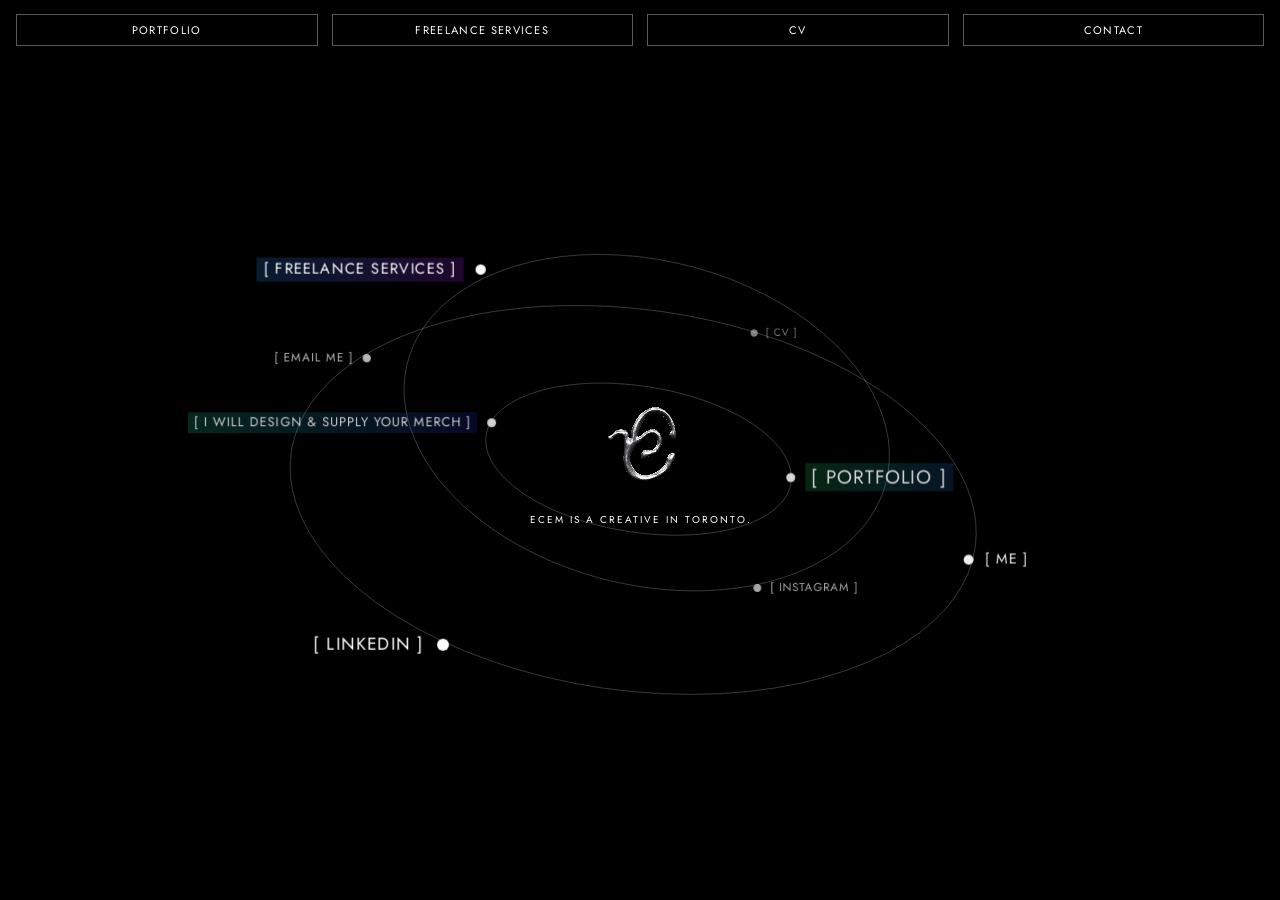
<file: orbit/index.html>
<!doctype html>
<meta charset="utf-8">
<title>ecem.world</title>
<meta http-equiv="refresh" content="0; url=/">
<link rel="canonical" href="https://ecem.world/">
<script>location.replace('/');</script>
<!-- The orbit preview became the home page. -->
</file>
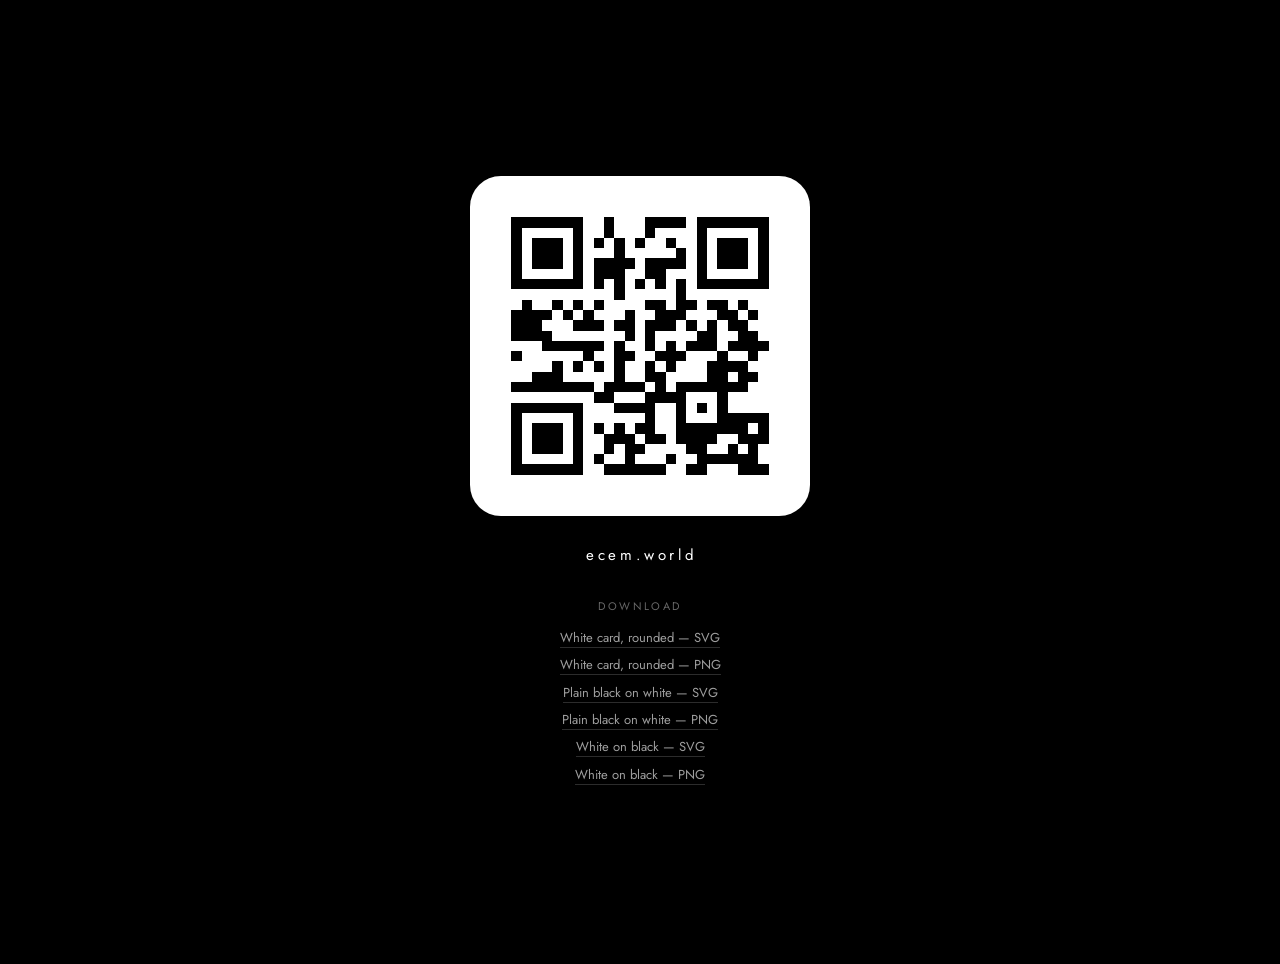
<file: qr/index.html>
<!doctype html>
<html lang="en">
<head>
<meta charset="utf-8">
<meta name="viewport" content="width=device-width, initial-scale=1">
<link rel="icon" href="../assets/favicon.ico?v=2" sizes="32x32">
<link rel="icon" href="../assets/icon-192.png?v=2" type="image/png" sizes="192x192">
<link rel="apple-touch-icon" href="../assets/apple-touch-icon.png?v=2">
<link rel="preconnect" href="https://fonts.googleapis.com">
<link rel="preconnect" href="https://fonts.gstatic.com" crossorigin>
<link rel="stylesheet" href="https://fonts.googleapis.com/css2?family=Jost:ital,wght@0,300..700;1,300..700&display=swap">
<title>ecem.world — QR code</title>
<meta name="robots" content="noindex">
<style>
  html, body { margin: 0; background: #000; }
  body {
    font-family: "Jost", Helvetica, Arial, sans-serif;
    color: #fff;
    min-height: 100vh;
    display: flex;
    align-items: center;
    justify-content: center;
    padding: 32px;
  }
  main { width: 100%; max-width: 420px; text-align: center; }
  img {
    width: min(70vmin, 340px);
    height: auto;
    display: block;
    margin: 0 auto 28px;
  }
  p.url {
    margin: 0 0 32px;
    font-size: 15px;
    letter-spacing: 0.24em;
    text-indent: 0.24em;
  }
  ul { list-style: none; padding: 0; margin: 0; font-size: 13px; line-height: 2.1; }
  a { color: #fff; opacity: 0.62; text-decoration: none; border-bottom: 1px solid rgba(255,255,255,0.28); }
  a:hover, a:focus { opacity: 1; }
  h2 { font-size: 11px; font-weight: 400; letter-spacing: 0.22em; text-transform: uppercase; opacity: 0.4; margin: 0 0 10px; }

  @media print {
    html, body { background: #fff; }
    body { color: #000; }
    ul, h2 { display: none; }
  }
</style>
</head>
<body>
<main>
  <img src="../assets/qr/ecem-world-qr-card.svg" alt="QR code linking to https://ecem.world">
  <p class="url">ecem.world</p>

  <h2>Download</h2>
  <ul>
    <li><a href="../assets/qr/ecem-world-qr-card.svg" download>White card, rounded — SVG</a></li>
    <li><a href="../assets/qr/ecem-world-qr-card.png" download>White card, rounded — PNG</a></li>
    <li><a href="../assets/qr/ecem-world-qr.svg" download>Plain black on white — SVG</a></li>
    <li><a href="../assets/qr/ecem-world-qr.png" download>Plain black on white — PNG</a></li>
    <li><a href="../assets/qr/ecem-world-qr-white-on-black.svg" download>White on black — SVG</a></li>
    <li><a href="../assets/qr/ecem-world-qr-white-on-black.png" download>White on black — PNG</a></li>
  </ul>
</main>
</body>
</html>
</file>
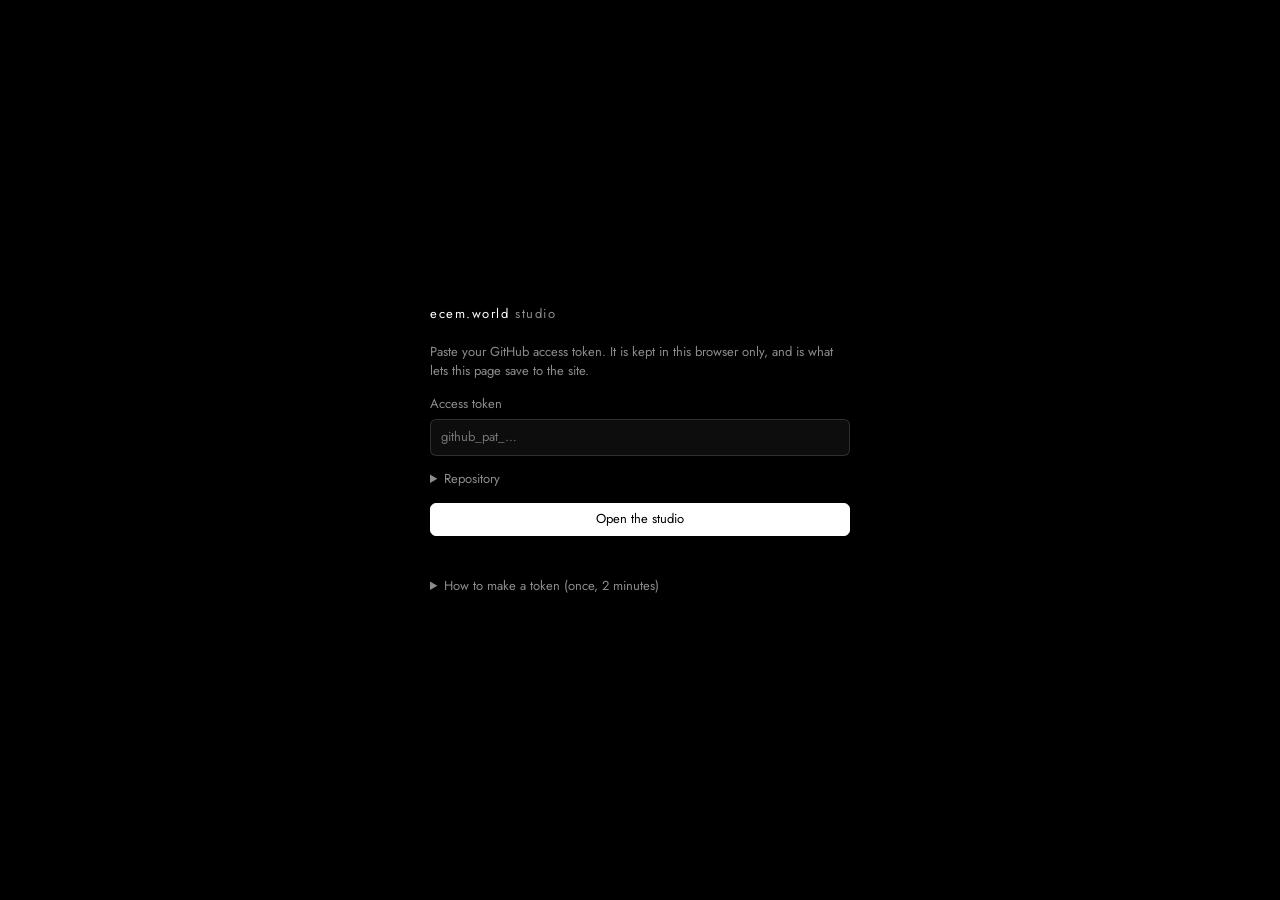
<file: studio/index.html>
<!doctype html>
<html lang="en">
<head>
<meta charset="utf-8">
<meta name="viewport" content="width=device-width, initial-scale=1, viewport-fit=cover">
<link rel="preconnect" href="https://fonts.googleapis.com">
<link rel="preconnect" href="https://fonts.gstatic.com" crossorigin>
<link rel="stylesheet" href="https://fonts.googleapis.com/css2?family=Jost:ital,wght@0,300..700;1,300..700&display=swap">
<meta name="robots" content="noindex, nofollow">
<title>Studio — ecem.world</title>
<meta name="theme-color" content="#000000">
<link rel="icon" href="../assets/favicon.ico?v=2" sizes="32x32">
<link rel="icon" href="../assets/icon-192.png?v=2" type="image/png" sizes="192x192">
<link rel="apple-touch-icon" href="../assets/apple-touch-icon.png?v=2">
<link rel="stylesheet" href="studio.css?v=20261110a">
</head>
<body>

<!--
  The studio: where the site's content is seen, ordered and filled in.

  It is a page like any other — there is no server. It reads and writes the
  content/ folder of the GitHub repo directly, with a token only you hold.
  Without that token this page can see nothing that is not already public
  and change nothing at all. Every "Publish" is one commit to the branch, and
  GitHub Pages puts it live about a minute later.
-->

<!-- ── Sign in ──────────────────────────────────────────────────────── -->
<section id="signin" class="signin" hidden>
  <form id="signin-form">
    <h1>ecem.world <span>studio</span></h1>
    <p>Paste your GitHub access token. It is kept in this browser only, and is
      what lets this page save to the site.</p>

    <label>Access token
      <input name="token" type="password" autocomplete="off" spellcheck="false" required
             placeholder="github_pat_…">
    </label>

    <details>
      <summary>Repository</summary>
      <label>Owner <input name="owner" spellcheck="false"></label>
      <label>Repository <input name="repo" spellcheck="false"></label>
      <label>Branch <input name="branch" spellcheck="false"></label>
    </details>

    <button type="submit" class="primary">Open the studio</button>
    <p class="error" id="signin-error" role="alert"></p>

    <details class="help">
      <summary>How to make a token (once, 2 minutes)</summary>
      <ol>
        <li>Open <a href="https://github.com/settings/personal-access-tokens/new" target="_blank" rel="noopener">github.com → Settings → Fine-grained tokens → Generate new token</a>.</li>
        <li>Name it <i>ecem.world studio</i>. Expiration: up to a year.</li>
        <li>Repository access: <b>Only select repositories</b> → <b>ceceming/ecem.world</b>.</li>
        <li>Permissions → Repository permissions:
          <b>Contents: Read and write</b>, and
          <b>Actions: Read and write</b> (only for the "Check Substack now" button).</li>
        <li>Generate, copy, paste above. Do this once per device.</li>
      </ol>
    </details>
  </form>
</section>

<!-- ── The studio ───────────────────────────────────────────────────── -->
<div id="app" class="app" hidden>
  <header class="top">
    <a class="brand" href="../" target="_blank" rel="noopener">ecem.world <span>studio</span></a>
    <nav class="tabs" role="tablist">
      <button type="button" role="tab" data-tab="library" aria-selected="true">Library</button>
      <button type="button" role="tab" data-tab="substack" aria-selected="false">Substack</button>
      <button type="button" role="tab" data-tab="site" aria-selected="false">Site</button>
    </nav>
    <div class="actions">
      <span class="status" id="status" aria-live="polite"></span>
      <button type="button" id="preview">Preview</button>
      <button type="button" id="discard" hidden>Discard</button>
      <button type="button" id="publish" class="primary" disabled>Publish</button>
      <button type="button" id="signout" class="quiet" title="Sign out of this browser">Sign out</button>
    </div>
  </header>

  <!-- Library: the list on the left IS the site's order. -->
  <section class="view library" data-view="library">
    <div class="list-pane">
      <div class="list-tools">
        <div class="chips" id="type-filter">
          <button type="button" data-type="all" aria-pressed="true">All</button>
          <button type="button" data-type="project" aria-pressed="false">Projects</button>
          <button type="button" data-type="image" aria-pressed="false">Images</button>
          <button type="button" data-type="tool" aria-pressed="false">Tools</button>
          <button type="button" data-type="writing" aria-pressed="false">Writing</button>
        </div>
        <div class="chips" id="status-filter">
          <button type="button" data-status="all" aria-pressed="true">Any</button>
          <button type="button" data-status="published" aria-pressed="false">Live</button>
          <button type="button" data-status="draft" aria-pressed="false">Drafts</button>
          <button type="button" data-status="archived" aria-pressed="false">Archived</button>
        </div>
        <div class="new">
          <button type="button" data-new="project" class="primary">+ Project</button>
          <button type="button" data-new="image">+ Image</button>
          <button type="button" data-new="tool">+ Tool</button>
          <button type="button" data-new="writing">+ Writing</button>
        </div>
      </div>
      <p class="hint">Drag to reorder — top of the list is top of the site. Or select one and press Alt + ↑ / ↓.</p>
      <ol class="list" id="list"></ol>
    </div>
    <div class="edit-pane" id="editor"></div>
  </section>

  <section class="view" data-view="substack" hidden>
    <div class="page">
      <div class="page-head">
        <h2>Substack</h2>
        <p class="muted" id="sync-info"></p>
        <button type="button" id="sync-now">Check Substack now</button>
      </div>
      <div class="settings-row">
        <label class="check"><input type="checkbox" id="sub-show"> Show my Substack posts on the site (in the index and under Writing)</label>
        <label class="check"><input type="checkbox" id="sub-feed"> Also show them in the main feed, after your work</label>
        <label>When someone opens a post
          <select id="sub-mode">
            <option value="link">Send them to Substack</option>
            <option value="repost">Show the full text here (all posts)</option>
          </select>
        </label>
      </div>
      <p class="hint">New posts arrive on their own within the hour. To place one in the main feed among your work, choose <b>Add to feed</b>; it then appears in the Library to be ordered like anything else.</p>
      <table class="subs" id="subs"></table>
    </div>
  </section>

  <section class="view" data-view="site" hidden>
    <div class="page">
      <h2>Site</h2>
      <form id="site-form" class="fields">
        <label>Name <input name="name"></label>
        <label>Bio <span class="muted">— pinned beside the work. Each Enter starts a new paragraph.</span>
          <textarea name="bio" rows="4"></textarea></label>
        <h3 class="sub">About page</h3>
        <label>Big text <span class="muted">— at the top, beside your photo. Left empty, the bio is used. Each Enter starts a new paragraph.</span>
          <textarea name="aboutHero" rows="4"></textarea></label>
        <label>Big text size <span class="muted">— in px (now 20)</span>
          <input name="aboutHeroSize" type="number" min="10" max="120" step="1" placeholder="20" class="short"></label>
        <label>Body text <span class="muted">— under the big text. Each Enter starts a new paragraph.</span>
          <textarea name="about" rows="8"></textarea></label>
        <label>Body text size <span class="muted">— in px (now 15)</span>
          <input name="aboutSize" type="number" min="10" max="60" step="1" placeholder="15" class="short"></label>
        <div class="row">
          <label>Tools <span class="muted">— one per line</span>
            <textarea name="aboutTools" rows="12"></textarea></label>
          <label>Capabilities <span class="muted">— one per line; keep both lists the same length</span>
            <textarea name="aboutCapabilities" rows="12"></textarea></label>
        </div>
        <label>Currently <span class="muted">— optional, one line under the bio</span>
          <input name="currently" placeholder="e.g. Currently art directing for …"></label>
        <label>Email <input name="email" type="email"></label>
        <label>Instagram <span class="muted">— the handle, e.g. ecem.zip (linked in the footer and on the About page)</span>
          <input name="instagram" spellcheck="false" placeholder="ecem.zip"></label>
      </form>
    </div>
  </section>
</div>

<div class="toast" id="toast" role="status" hidden></div>

<script src="studio.js?v=20261117a"></script>
</body>
</html>
</file>
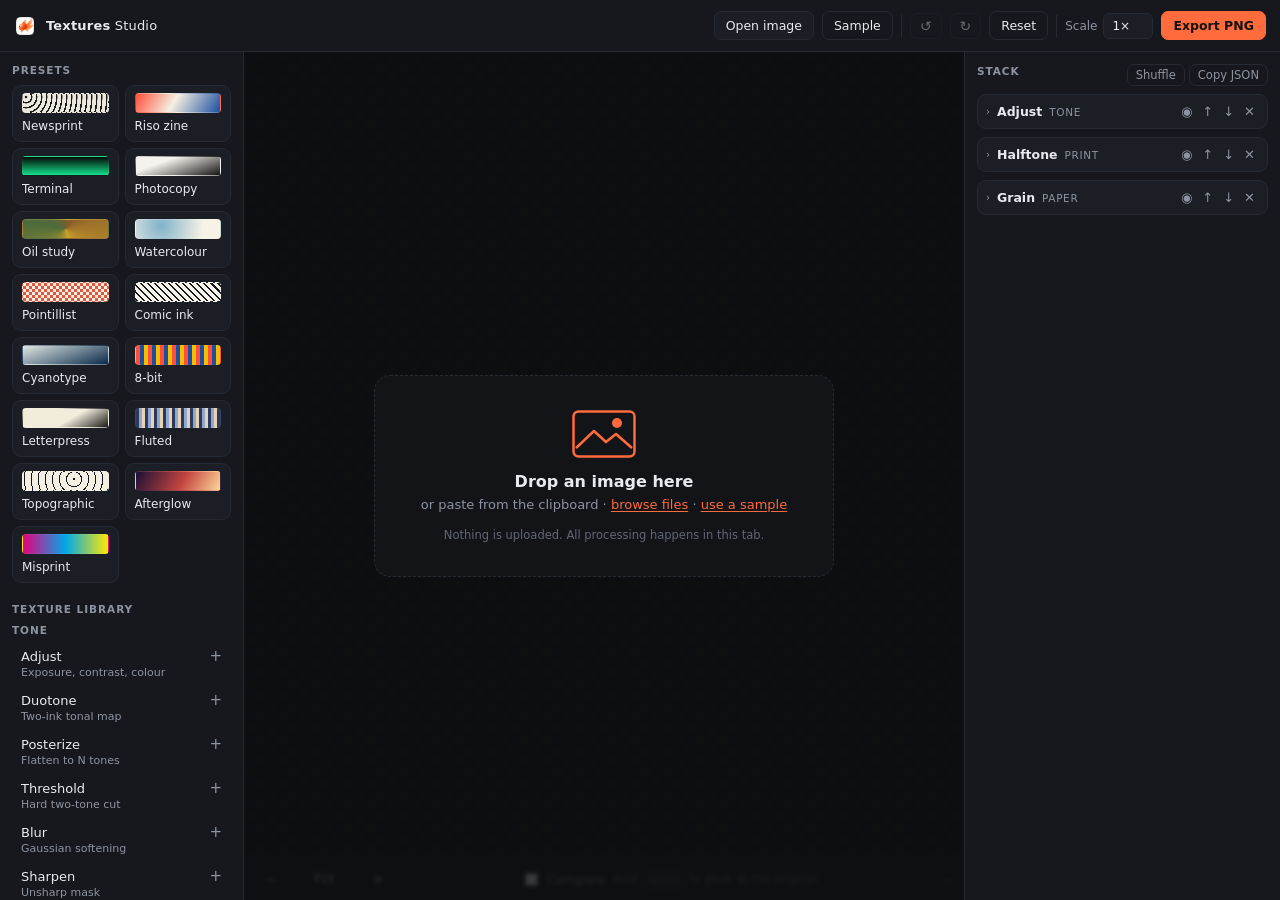
<file: tools/textures/index.html>
<!doctype html>
<html lang="en">
<head>
<meta charset="utf-8">
<meta name="viewport" content="width=device-width, initial-scale=1, viewport-fit=cover">
<title>Textures Studio</title>
<meta name="description" content="Drag in an image and stack print, glyph, paper and painterly textures. Everything runs locally in your browser.">
<link rel="icon" href="[data-uri]">
<style>
/* Textures Studio — UI shell */
:root {
  --bg: #0d0e11;
  --bg-stage: #121317;
  --panel: #16181d;
  --panel-2: #1b1e24;
  --line: #262a32;
  --line-soft: #1f232a;
  --text: #e8eaef;
  --muted: #8d94a1;
  --accent: #ff6b3d;
  --accent-dim: #3a2118;
  --cyan: #47c9d8;
  --radius: 9px;
  --font: ui-sans-serif, system-ui, -apple-system, "Segoe UI", Inter, Roboto, sans-serif;
  --mono: ui-monospace, SFMono-Regular, "SF Mono", Menlo, Consolas, monospace;
}

* { box-sizing: border-box; }
html, body { height: 100%; }
body {
  margin: 0;
  background: var(--bg);
  color: var(--text);
  font-family: var(--font);
  font-size: 13px;
  -webkit-font-smoothing: antialiased;
  overflow: hidden;
}

#app {
  display: grid;
  grid-template-columns: 244px minmax(0, 1fr) 316px;
  grid-template-rows: 52px minmax(0, 1fr);
  grid-template-areas: "top top top" "left stage right";
  height: 100vh;
}

/* ---------- top bar ---------- */
.topbar {
  grid-area: top;
  display: flex;
  align-items: center;
  justify-content: space-between;
  gap: 16px;
  padding: 0 14px;
  background: var(--panel);
  border-bottom: 1px solid var(--line);
}
.brand { display: flex; align-items: center; gap: 10px; letter-spacing: .2px; }
.brand-text b { font-weight: 650; }
.brand-text { color: var(--text); }
.mark { width: 22px; height: 22px; border-radius: 5px; display: block; }
.topbar-actions { display: flex; align-items: center; gap: 8px; }
.sep { width: 1px; height: 22px; background: var(--line); }

/* ---------- buttons & fields ---------- */
.btn {
  appearance: none;
  border: 1px solid var(--line);
  background: var(--panel-2);
  color: var(--text);
  border-radius: 7px;
  padding: 6px 11px;
  font: inherit;
  font-size: 12.5px;
  cursor: pointer;
  white-space: nowrap;
  transition: background .12s, border-color .12s, color .12s, opacity .12s;
}
.btn:hover { background: #232830; border-color: #333944; }
.btn:active { transform: translateY(.5px); }
.btn.ghost { background: transparent; }
.btn.ghost:hover { background: var(--panel-2); }
.btn.primary { background: var(--accent); border-color: var(--accent); color: #14100e; font-weight: 600; }
.btn.primary:hover { background: #ff7f57; border-color: #ff7f57; }
.btn.icon { padding: 5px 9px; line-height: 1; font-size: 14px; }
.btn.tiny { padding: 3px 8px; font-size: 11.5px; color: var(--muted); }
.btn.tiny:hover { color: var(--text); }
.btn[disabled] { opacity: .38; pointer-events: none; }
.btn.mono { font-family: var(--mono); font-size: 11.5px; min-width: 58px; }
.linkbtn {
  background: none; border: 0; padding: 0; font: inherit; color: var(--accent);
  cursor: pointer; text-decoration: underline; text-underline-offset: 2px;
}
kbd {
  font-family: var(--mono); font-size: 10.5px; background: var(--panel-2);
  border: 1px solid var(--line); border-bottom-width: 2px; border-radius: 4px; padding: 1px 5px;
}
select, input[type="text"], input[type="number"] {
  appearance: none;
  background: var(--panel-2);
  border: 1px solid var(--line);
  color: var(--text);
  border-radius: 6px;
  padding: 5px 8px;
  font: inherit;
  font-size: 12px;
  width: 100%;
}
select { background-image: linear-gradient(transparent, transparent); padding-right: 22px; cursor: pointer; }
.field.inline { display: flex; align-items: center; gap: 6px; color: var(--muted); font-size: 12px; }
.field.inline select { width: auto; }
.toggle { display: inline-flex; align-items: center; gap: 6px; cursor: pointer; color: var(--muted); }
.toggle input { accent-color: var(--accent); }
.muted { color: var(--muted); }
.mono { font-family: var(--mono); }

/* ---------- panels ---------- */
.panel {
  background: var(--panel);
  display: flex;
  flex-direction: column;
  min-height: 0;
  overflow: hidden;
}
.panel-left { grid-area: left; border-right: 1px solid var(--line); }
.panel-right { grid-area: right; border-left: 1px solid var(--line); }
.panel-section { padding: 12px 12px 8px; }
.panel-section.grow { flex: 1; min-height: 0; display: flex; flex-direction: column; padding-bottom: 0; }
.panel-section.head-row { display: flex; align-items: center; justify-content: space-between; padding-bottom: 4px; }
.row-actions { display: flex; gap: 4px; }
.panel-title {
  margin: 0 0 9px;
  font-size: 10.5px;
  font-weight: 600;
  letter-spacing: .09em;
  text-transform: uppercase;
  color: var(--muted);
}

/* ---------- presets ---------- */
.preset-list { display: grid; grid-template-columns: 1fr 1fr; gap: 6px; }
.preset {
  text-align: left;
  border: 1px solid var(--line);
  background: var(--panel-2);
  color: var(--text);
  border-radius: var(--radius);
  padding: 7px 9px;
  cursor: pointer;
  font: inherit;
  font-size: 12px;
  line-height: 1.25;
  transition: border-color .12s, background .12s;
}
.preset:hover { border-color: var(--accent); background: #20242b; }
.preset .swatch {
  display: block; height: 20px; border-radius: 4px; margin-bottom: 6px;
  border: 1px solid rgba(255,255,255,.06);
}

/* ---------- library ---------- */
.library { overflow-y: auto; padding-bottom: 14px; flex: 1; min-height: 0; }
.lib-group + .lib-group { margin-top: 12px; }
.lib-group-title {
  font-size: 10.5px; letter-spacing: .09em; text-transform: uppercase;
  color: var(--muted); margin: 0 0 6px; font-weight: 600;
}
.lib-item {
  display: flex; align-items: baseline; justify-content: space-between; gap: 8px;
  width: 100%; text-align: left; cursor: pointer; font: inherit;
  background: transparent; border: 1px solid transparent; color: var(--text);
  border-radius: 7px; padding: 6px 8px;
}
.lib-item:hover { background: var(--panel-2); border-color: var(--line); }
.lib-item .plus { color: var(--muted); font-size: 15px; line-height: 1; }
.lib-item:hover .plus { color: var(--accent); }
.lib-item .desc { display: block; color: var(--muted); font-size: 11px; margin-top: 2px; }

/* ---------- stage ---------- */
.stage {
  grid-area: stage;
  position: relative;
  background:
    linear-gradient(45deg, #16171b 25%, transparent 25%) 0 0 / 22px 22px,
    linear-gradient(-45deg, #16171b 25%, transparent 25%) 0 11px / 22px 22px,
    linear-gradient(45deg, transparent 75%, #16171b 75%) 11px -11px / 22px 22px,
    linear-gradient(-45deg, transparent 75%, #16171b 75%) -11px 0 / 22px 22px,
    var(--bg-stage);
  display: flex; flex-direction: column; min-width: 0; min-height: 0;
}
.stage-scroll { flex: 1; min-height: 0; overflow: auto; display: grid; place-items: center; padding: 22px; }
.viewport { position: relative; line-height: 0; box-shadow: 0 18px 50px rgba(0,0,0,.55); }
.viewport canvas { display: block; max-width: none; image-rendering: auto; }
.compare-layer { position: absolute; inset: 0; clip-path: inset(0 100% 0 0); }
.viewport.compare .compare-layer { clip-path: inset(0 calc(100% - var(--split, 50%)) 0 0); }
.viewport.peek .compare-layer { clip-path: inset(0 0 0 0); }
.compare-handle { display: none; }
.viewport.compare .compare-handle {
  display: block; position: absolute; top: 0; bottom: 0; left: var(--split, 50%);
  width: 2px; background: var(--accent); cursor: ew-resize; transform: translateX(-1px);
}
.viewport.compare .compare-handle span {
  position: absolute; top: 50%; left: 50%; transform: translate(-50%, -50%);
  width: 26px; height: 26px; border-radius: 50%; background: var(--accent);
  border: 2px solid #14100e;
}
.stage.empty .stage-scroll { visibility: hidden; }

.stage-bar {
  display: flex; align-items: center; justify-content: space-between; gap: 12px;
  padding: 7px 12px; border-top: 1px solid var(--line); background: var(--panel);
}
.stage-bar-group { display: flex; align-items: center; gap: 8px; }
.hint { color: #6d737f; font-size: 11.5px; }

/* ---------- dropzone ---------- */
.dropzone {
  position: absolute; inset: 0; display: none; place-items: center;
  background: rgba(13,14,17,.82); backdrop-filter: blur(2px); z-index: 5;
}
.stage.empty .dropzone, .dropzone.active { display: grid; }
.dropzone.active { background: rgba(13,14,17,.93); }
.dropzone-inner {
  text-align: center; border: 1.5px dashed var(--line); border-radius: 16px;
  padding: 34px 46px; background: rgba(22,24,29,.7);
}
.dropzone.active .dropzone-inner { border-color: var(--accent); }
.dropzone-glyph { width: 64px; height: 48px; color: var(--accent); margin: 0 auto 14px; display: block; }
.dropzone-title { margin: 0 0 6px; font-size: 16px; font-weight: 600; }
.dropzone-sub { margin: 0; color: var(--muted); }
.dropzone-note { margin: 16px 0 0; color: #616774; font-size: 11.5px; }

/* ---------- stack ---------- */
.stack { flex: 1; min-height: 0; overflow-y: auto; padding: 4px 12px 20px; }
.stack-empty { padding: 4px 14px 20px; color: var(--text); }
.stack-empty p { margin: 0 0 4px; }
.layer {
  border: 1px solid var(--line); border-radius: var(--radius);
  background: var(--panel-2); margin-bottom: 8px; overflow: hidden;
}
.layer.disabled .layer-head-main { opacity: .45; }
.layer-head {
  display: flex; align-items: center; gap: 7px; padding: 7px 8px; cursor: pointer;
  user-select: none;
}
.layer-head:hover { background: #20242b; }
.layer-head-main { display: flex; align-items: center; gap: 7px; flex: 1; min-width: 0; }
.layer-name { font-size: 12.5px; font-weight: 550; white-space: nowrap; overflow: hidden; text-overflow: ellipsis; }
.layer-group { font-size: 10.5px; color: var(--muted); text-transform: uppercase; letter-spacing: .06em; }
.layer-tools { display: flex; align-items: center; gap: 2px; }
.layer-tools button {
  background: none; border: 0; color: var(--muted); cursor: pointer;
  font: inherit; font-size: 13px; line-height: 1; padding: 3px 4px; border-radius: 4px;
}
.layer-tools button:hover { color: var(--text); background: #2a2f38; }
.layer-tools button.danger:hover { color: #ff7a6a; }
.chev { color: var(--muted); font-size: 10px; transition: transform .14s; }
.layer.open .chev { transform: rotate(90deg); }
.layer-body { display: none; padding: 4px 10px 12px; border-top: 1px solid var(--line-soft); }
.layer.open .layer-body { display: block; }

.ctrl { margin-top: 10px; }
.ctrl-label {
  display: flex; align-items: baseline; justify-content: space-between; gap: 8px;
  font-size: 11.5px; color: var(--muted); margin-bottom: 4px;
}
.ctrl-value { font-family: var(--mono); font-size: 11px; color: var(--text); }
.ctrl input[type="range"] {
  -webkit-appearance: none; appearance: none; width: 100%; height: 18px;
  background: transparent; cursor: pointer; display: block;
}
.ctrl input[type="range"]::-webkit-slider-runnable-track {
  height: 3px; border-radius: 2px; background: #2f343d;
}
.ctrl input[type="range"]::-moz-range-track { height: 3px; border-radius: 2px; background: #2f343d; }
.ctrl input[type="range"]::-webkit-slider-thumb {
  -webkit-appearance: none; width: 13px; height: 13px; border-radius: 50%;
  background: var(--text); margin-top: -5px; border: 0;
}
.ctrl input[type="range"]::-moz-range-thumb {
  width: 13px; height: 13px; border-radius: 50%; background: var(--text); border: 0;
}
.ctrl input[type="range"]:hover::-webkit-slider-thumb { background: var(--accent); }
.ctrl input[type="range"]:hover::-moz-range-thumb { background: var(--accent); }
.ctrl.row { display: flex; align-items: center; justify-content: space-between; gap: 10px; }
.ctrl.row .ctrl-label { margin: 0; }
.swatch-input {
  width: 30px; height: 22px; padding: 0; border: 1px solid var(--line);
  border-radius: 5px; background: none; cursor: pointer;
}
.swatch-input::-webkit-color-swatch-wrapper { padding: 2px; }
.swatch-input::-webkit-color-swatch { border: 0; border-radius: 3px; }
.ctrl-colors { display: flex; gap: 8px; flex-wrap: wrap; }
.ctrl-colors .one { display: flex; align-items: center; gap: 6px; font-size: 11.5px; color: var(--muted); }

/* Embed chrome only appears when the studio is framed in another page. */
.embed-only { display: none; }
body.is-embed .embed-only { display: inline-flex; }
body.is-embed .topbar { padding-left: 12px; }
a.btn { text-decoration: none; align-items: center; justify-content: center; }

/* GPU effects are marked so it is obvious which layers depend on the stage. */
.gpu-chip {
  display: inline-block;
  margin-left: 6px;
  padding: 1px 5px;
  border-radius: 4px;
  background: rgba(71, 201, 216, .14);
  border: 1px solid rgba(71, 201, 216, .35);
  color: var(--cyan);
  font-family: var(--mono);
  font-size: 9.5px;
  letter-spacing: .04em;
  vertical-align: 1px;
}
/* The chip says more than the group name does, so it wins the space. */
.gpu-chip + .layer-group { display: none; }
.layer-blocked { border-color: #5a3a24; }
.layer-warning {
  margin: 8px 0 2px;
  padding: 8px 10px;
  border-radius: 7px;
  background: rgba(255, 107, 61, .09);
  border: 1px solid rgba(255, 107, 61, .3);
  color: #ffb08f;
  font-size: 11.5px;
  line-height: 1.45;
}

/* ---------- toast ---------- */
.toast {
  position: fixed; bottom: 20px; left: 50%; transform: translate(-50%, 12px);
  background: #23272f; border: 1px solid var(--line); color: var(--text);
  padding: 8px 14px; border-radius: 8px; font-size: 12.5px;
  opacity: 0; pointer-events: none; transition: opacity .18s, transform .18s; z-index: 40;
}
.toast.show { opacity: 1; transform: translate(-50%, 0); }

/* ---------- scrollbars ---------- */
::-webkit-scrollbar { width: 10px; height: 10px; }
::-webkit-scrollbar-track { background: transparent; }
::-webkit-scrollbar-thumb { background: #2b3038; border-radius: 6px; border: 3px solid transparent; background-clip: content-box; }
::-webkit-scrollbar-thumb:hover { background: #3a414c; background-clip: content-box; }



/* ---------- export sheet ---------- */
.sheet {
  position: fixed; inset: 0; z-index: 50; display: grid; place-items: center;
  padding: 28px; background: rgba(8,9,11,.78); backdrop-filter: blur(3px);
}
.sheet[hidden] { display: none; }
.sheet-panel {
  width: min(920px, 100%); max-height: 100%; display: flex; flex-direction: column;
  gap: 14px; background: var(--panel); border: 1px solid var(--line);
  border-radius: 14px; padding: 18px; box-shadow: 0 30px 70px rgba(0,0,0,.6);
}
.sheet-head { display: flex; align-items: flex-start; justify-content: space-between; gap: 16px; }
.sheet-title { margin: 0; font-size: 15px; font-weight: 600; }
.sheet-sub { margin: 3px 0 0; color: var(--muted); font-size: 12px; }
.sheet-actions { display: flex; gap: 8px; }
.sheet-actions .btn { text-decoration: none; display: inline-block; }
.sheet-image {
  flex: 1; min-height: 0; display: grid; place-items: center; overflow: auto;
  background:
    linear-gradient(45deg, #191b1f 25%, transparent 25%) 0 0 / 20px 20px,
    linear-gradient(-45deg, #191b1f 25%, transparent 25%) 0 10px / 20px 20px,
    linear-gradient(45deg, transparent 75%, #191b1f 75%) 10px -10px / 20px 20px,
    linear-gradient(-45deg, transparent 75%, #191b1f 75%) -10px 0 / 20px 20px,
    #131417;
  border: 1px solid var(--line-soft); border-radius: 9px; padding: 12px;
}
.sheet-image img { max-width: 100%; max-height: 56vh; display: block; }
.sheet-note { margin: 0; color: var(--muted); font-size: 11.5px; }
.sheet-note b { color: var(--text); font-weight: 600; }

/* ---------- responsive ----------
   Three layouts, split by how much horizontal room there is for the rails:

     > 1024px   the three-column studio
     <= 1024px  both rails become bottom sheets driven by a tab bar, so the
                canvas keeps the screen. This covers every iPad in portrait
                (744-1024pt) as well as phones — previously 721-1024px hid the
                left rail with no tab bar to reach it from.
     <= 720px   phone tightening on top of the sheet layout. */

.wide-only { display: inline; }
.narrow-only { display: none; }
.mobile-tabs { display: none; }

@media (max-width: 1180px) {
  #app { grid-template-columns: 208px minmax(0, 1fr) 280px; }
  .hint { display: none; }
}

@media (max-width: 1024px) {
  :root { --sheet-h: min(62dvh, 520px); }

  #app {
    grid-template-columns: minmax(0, 1fr);
    grid-template-rows: auto minmax(0, 1fr) auto;
    grid-template-areas: "top" "stage" "tabs";
    height: 100dvh;
  }

  .wide-only { display: none !important; }
  .narrow-only { display: inline; }

  /* Touch targets grow; the bar scrolls sideways rather than wrapping. */
  .topbar {
    height: auto;
    padding: 8px 10px;
    gap: 8px;
    flex-wrap: nowrap;
    padding-top: max(8px, env(safe-area-inset-top));
  }
  .brand-text { display: none; }
  .topbar-actions { gap: 6px; overflow-x: auto; scrollbar-width: none; }
  .topbar-actions::-webkit-scrollbar { display: none; }
  .btn { padding: 9px 12px; font-size: 13px; }
  .btn.icon { padding: 8px 11px; }
  select { padding: 8px 8px; font-size: 13px; }

  .stage-scroll { padding: 10px; }
  .stage-bar { padding: 6px 10px; gap: 8px; }
  .stage-bar .mono { font-size: 10.5px; }

  .dropzone-inner { padding: 26px 22px; margin: 0 14px; }
  .dropzone-title { font-size: 15px; }

  /* Both rails become sheets that slide up over the canvas. */
  .panel {
    display: flex;
    position: fixed;
    left: 0;
    right: 0;
    bottom: 0;
    top: auto;
    z-index: 30;
    height: var(--sheet-h);
    border: 0;
    border-top: 1px solid var(--line);
    border-radius: 16px 16px 0 0;
    box-shadow: 0 -18px 44px rgba(0, 0, 0, .5);
    transform: translateY(110%);
    transition: transform .24s ease;
    padding-bottom: calc(64px + env(safe-area-inset-bottom));
  }
  .panel::before {
    content: "";
    position: absolute;
    top: 7px; left: 50%;
    width: 38px; height: 4px;
    margin-left: -19px;
    border-radius: 3px;
    background: var(--line);
  }
  .panel-section { padding-top: 18px; }
  body.nav-presets .panel-left,
  body.nav-library .panel-left,
  body.nav-stack .panel-right { transform: translateY(0); }

  /* With a sheet up, keep the whole image in the strip that is still visible
     rather than letting it sit behind the sheet. */
  body.nav-presets .stage-scroll,
  body.nav-library .stage-scroll,
  body.nav-stack .stage-scroll { padding-bottom: calc(var(--sheet-h) + 14px); }

  /* The left rail holds two sections; each tab shows one of them. */
  body.nav-presets .panel-left .panel-section.grow { display: none; }
  body.nav-library .panel-left > .panel-section:first-child { display: none; }

  .preset-list { grid-template-columns: 1fr 1fr; gap: 8px; }
  .preset { padding: 9px 10px; font-size: 12.5px; }
  .preset .swatch { height: 26px; }
  .lib-item { padding: 10px 8px; }
  .library, .stack { -webkit-overflow-scrolling: touch; }
  .layer-head { padding: 10px 8px; }
  .layer-tools button { padding: 7px 8px; font-size: 15px; }
  .ctrl input[type="range"] { height: 30px; }
  .ctrl input[type="range"]::-webkit-slider-thumb { width: 20px; height: 20px; margin-top: -8.5px; }
  .ctrl input[type="range"]::-moz-range-thumb { width: 20px; height: 20px; }
  .swatch-input { width: 42px; height: 30px; }

  /* Tab bar. */
  .mobile-tabs {
    grid-area: tabs;
    display: grid;
    grid-template-columns: repeat(3, 1fr);
    gap: 2px;
    background: var(--panel);
    border-top: 1px solid var(--line);
    padding: 4px 6px calc(4px + env(safe-area-inset-bottom));
    z-index: 40;
    position: relative;
  }
  .mtab {
    position: relative;
    display: flex;
    flex-direction: column;
    align-items: center;
    justify-content: center;
    gap: 2px;
    min-height: 50px;
    padding: 6px 4px;
    border: 0;
    border-radius: 10px;
    background: transparent;
    color: var(--muted);
    font: inherit;
    font-size: 11px;
    cursor: pointer;
    touch-action: manipulation;
  }
  .mtab-glyph { font-size: 16px; line-height: 1; }
  .mtab[aria-expanded="true"] { color: var(--accent); background: var(--panel-2); }
  /* Keep status messages clear of the tab bar and above an open sheet. */
  .toast { bottom: calc(74px + env(safe-area-inset-bottom)); z-index: 60; }

  .mtab-label { display: inline-flex; align-items: center; gap: 5px; }
  .mtab-count {
    min-width: 15px;
    padding: 1px 4px;
    border-radius: 7px;
    background: var(--line);
    color: var(--text);
    font-size: 10px;
    font-family: var(--mono);
    line-height: 1.35;
  }
  .mtab[aria-expanded="true"] .mtab-count { background: var(--accent); color: #14100e; }

  /* The stage bar keeps only what you can act on; the render stats are
     desktop-only detail. */
  #meta { display: none; }
  .stage-bar { justify-content: flex-start; }
  .stage-bar-group { gap: 6px; }
  .toggle { font-size: 12px; }

  /* Export sheet fills the screen on a phone. */
  .sheet { padding: 0; }
  .sheet-panel {
    width: 100%;
    height: 100dvh;
    max-height: none;
    border-radius: 0;
    padding: max(14px, env(safe-area-inset-top)) 14px calc(14px + env(safe-area-inset-bottom));
  }
  .sheet-head { flex-direction: column; align-items: stretch; gap: 10px; }
  .sheet-actions .btn { flex: 1; text-align: center; padding: 12px; }
  .sheet-image img { max-height: 48dvh; }
}

/* Tablets run the sheet layout but have room the phone rules give away:
   full button labels, the render stats, and wider grids inside the sheets. */
@media (min-width: 721px) and (max-width: 1024px) {
  :root { --sheet-h: min(56dvh, 620px); }

  .wide-only { display: inline !important; }
  .narrow-only { display: none; }
  .brand-text { display: inline; }
  #meta { display: block; }
  .hint { display: none; }

  .topbar { padding: 10px 14px; }
  .stage-bar { justify-content: space-between; padding: 8px 14px; }
  .stage-scroll { padding: 16px; }

  .panel {
    border-radius: 20px 20px 0 0;
    padding-left: 6px;
    padding-right: 6px;
  }
  .panel-section { padding-left: 16px; padding-right: 16px; }
  .stack { padding-left: 16px; padding-right: 16px; }
  .library { padding-left: 10px; padding-right: 10px; }

  .preset-list { grid-template-columns: repeat(3, 1fr); gap: 10px; }
  .preset .swatch { height: 30px; }

  /* Two columns of textures: the sheet is wide enough to halve the scrolling. */
  .lib-group { display: grid; grid-template-columns: 1fr 1fr; gap: 2px 12px; }
  .lib-group-title { grid-column: 1 / -1; }

  .mobile-tabs { padding: 6px 18px calc(6px + env(safe-area-inset-bottom)); gap: 10px; }
  .mtab { min-height: 54px; font-size: 12px; }
  .mtab-glyph { font-size: 17px; }

  /* A centred export panel reads better than a full-screen takeover here. */
  .sheet { padding: 26px; }
  .sheet-panel {
    width: min(820px, 100%);
    height: auto;
    max-height: 100%;
    border-radius: 14px;
    padding: 18px;
  }
  .sheet-head { flex-direction: row; align-items: flex-start; }
  .sheet-actions .btn { flex: 0 0 auto; }
  .sheet-image img { max-height: 58dvh; }
}

@media (max-width: 380px) {
  .preset-list { grid-template-columns: 1fr; }
  .btn { padding: 8px 10px; font-size: 12.5px; }
}

/* Pointer-coarse devices get comfortable hit areas regardless of width. */
@media (pointer: coarse) {
  /* Let the scroller pan with one finger, but keep two-finger gestures for the
     app's own pinch-zoom instead of Safari zooming the whole page. */
  .stage-scroll { touch-action: pan-x pan-y; }
  .viewport { touch-action: pan-x pan-y; }
  .btn, .mtab, .lib-item, .preset, .layer-head { touch-action: manipulation; }
  .compare-handle { touch-action: none; }
  .viewport.compare .compare-handle { width: 3px; }
  .viewport.compare .compare-handle span { width: 34px; height: 34px; }
}
</style>
</head>
<body>
<div id="app">

  <header class="topbar">
    <div class="brand">
      <img class="mark" src="[data-uri]" alt="" width="22" height="22">
      <span class="brand-text"><b>Textures</b> Studio</span>
    </div>

    <div class="topbar-actions">
      <button id="btn-open" class="btn"><span class="wide-only">Open image</span><span class="narrow-only">Open</span></button>
      <button id="btn-sample" class="btn ghost">Sample</button>
      <span class="sep wide-only" role="separator"></span>
      <button id="btn-undo" class="btn icon ghost" title="Undo (⌘Z)" aria-label="Undo">↺</button>
      <button id="btn-redo" class="btn icon ghost" title="Redo (⇧⌘Z)" aria-label="Redo">↻</button>
      <button id="btn-reset" class="btn ghost wide-only" title="Clear the stack">Reset</button>
      <span class="sep wide-only" role="separator"></span>
      <label class="field inline">
        <span class="wide-only">Scale</span>
        <select id="export-scale" aria-label="Export scale">
          <option value="1">1×</option>
          <option value="2">2×</option>
        </select>
      </label>
      <button id="btn-export" class="btn primary" title="Export (E)"><span class="wide-only">Export PNG</span><span class="narrow-only">Export</span></button>
      <span class="sep embed-only" role="separator"></span>
      <button id="btn-fullscreen" class="btn icon ghost embed-only" title="Fullscreen (F)" aria-label="Fullscreen">⛶</button>
      <a id="btn-popout" class="btn icon ghost embed-only" target="_blank" rel="noopener"
         title="Open in a new tab" aria-label="Open in a new tab">↗</a>
    </div>
  </header>

  <aside class="panel panel-left">
    <section class="panel-section">
      <h2 class="panel-title">Presets</h2>
      <div id="preset-list" class="preset-list"></div>
    </section>
    <section class="panel-section grow">
      <h2 class="panel-title">Texture library</h2>
      <div id="library" class="library"></div>
    </section>
  </aside>

  <main class="stage" id="stage">
    <div class="stage-scroll" id="stage-scroll">
      <div class="viewport" id="viewport">
        <canvas id="canvas-out"></canvas>
        <canvas id="canvas-src" class="compare-layer"></canvas>
        <div class="compare-handle" id="compare-handle"><span></span></div>
      </div>
    </div>

    <div class="dropzone" id="dropzone">
      <div class="dropzone-inner">
        <svg class="dropzone-glyph" viewBox="0 0 64 48" aria-hidden="true">
          <rect x="1.5" y="1.5" width="61" height="45" rx="5" fill="none" stroke="currentColor" stroke-width="2.5"/>
          <path d="M4 38 L22 21 L34 32 L44 24 L60 38" fill="none" stroke="currentColor" stroke-width="2.5" stroke-linejoin="round"/>
          <circle cx="45" cy="13" r="5" fill="currentColor"/>
        </svg>
        <p class="dropzone-title" id="dz-title">Drop an image here</p>
        <p class="dropzone-sub" id="dz-sub">or paste from the clipboard · <button class="linkbtn" id="dz-browse">browse files</button> · <button class="linkbtn" id="dz-sample">use a sample</button></p>
        <p class="dropzone-note">Nothing is uploaded. All processing happens in this tab.</p>
      </div>
    </div>

    <div class="stage-bar">
      <div class="stage-bar-group">
        <button class="btn icon ghost" id="zoom-out" aria-label="Zoom out">−</button>
        <button class="btn ghost mono" id="zoom-label">Fit</button>
        <button class="btn icon ghost" id="zoom-in" aria-label="Zoom in">+</button>
      </div>
      <div class="stage-bar-group">
        <label class="toggle"><input type="checkbox" id="compare-toggle"><span>Compare</span></label>
        <span class="hint wide-only">hold <kbd>space</kbd> to peek at the original</span>
      </div>
      <div class="stage-bar-group">
        <span class="mono muted" id="meta">—</span>
      </div>
    </div>
  </main>

  <aside class="panel panel-right">
    <section class="panel-section head-row">
      <h2 class="panel-title">Stack</h2>
      <div class="row-actions">
        <button class="btn tiny ghost" id="btn-randomize" title="Randomise the current stack (R)">Shuffle</button>
        <button class="btn tiny ghost" id="btn-copy">Copy JSON</button>
      </div>
    </section>
    <div id="stack" class="stack"></div>
    <div class="stack-empty" id="stack-empty">
      <p>No textures yet.</p>
      <p class="muted">Pick a preset, or add a texture from the library.</p>
    </div>
  </aside>

  <div class="sheet" id="export-sheet" hidden>
    <div class="sheet-panel" role="dialog" aria-modal="true" aria-labelledby="sheet-title">
      <div class="sheet-head">
        <div>
          <h2 class="sheet-title" id="sheet-title">Export ready</h2>
          <p class="sheet-sub mono" id="sheet-meta">—</p>
        </div>
        <div class="sheet-actions">
          <a class="btn primary" id="sheet-save" download>Save PNG</a>
          <button class="btn ghost" id="sheet-close" type="button">Close</button>
        </div>
      </div>
      <div class="sheet-image"><img id="sheet-img" alt="Exported image"></div>
      <p class="sheet-note" id="sheet-note">If the download doesn't start, right-click the image above (or long-press on touch) and choose <b>Save image</b>.</p>
    </div>
  </div>

  <nav class="mobile-tabs" id="mobile-tabs" aria-label="Panels">
    <button class="mtab" data-panel="presets" type="button">
      <span class="mtab-glyph" aria-hidden="true">◱</span><span class="mtab-label">Presets</span>
    </button>
    <button class="mtab" data-panel="library" type="button">
      <span class="mtab-glyph" aria-hidden="true">＋</span><span class="mtab-label">Textures</span>
    </button>
    <button class="mtab" data-panel="stack" type="button">
      <span class="mtab-glyph" aria-hidden="true">≡</span>
      <span class="mtab-label">Stack<span class="mtab-count" id="mtab-count" hidden>0</span></span>
    </button>
  </nav>

  <input type="file" id="file-input" accept="image/*" hidden>
  <div id="toast" class="toast" role="status" aria-live="polite"></div>
</div>

<script>
/* Textures Studio — pixel utilities.
   Everything here works on ImageData in sRGB bytes; only the canvas helpers
   touch the DOM. */
(function (TX) {
  'use strict';
  var U = TX.util = {};

  U.clamp = function (v, a, b) { return v < a ? a : v > b ? b : v; };
  U.clamp01 = function (v) { return v < 0 ? 0 : v > 1 ? 1 : v; };
  U.lerp = function (a, b, t) { return a + (b - a) * t; };
  U.smoothstep = function (t) { t = U.clamp01(t); return t * t * (3 - 2 * t); };
  U.luma = function (r, g, b) { return 0.2126 * r + 0.7152 * g + 0.0722 * b; };

  U.makeCanvas = function (w, h) {
    var c = document.createElement('canvas');
    c.width = Math.max(1, w | 0);
    c.height = Math.max(1, h | 0);
    return c;
  };
  U.ctx2d = function (canvas) {
    return canvas.getContext('2d', { willReadFrequently: true });
  };
  U.blank = function (w, h) {
    return new ImageData(new Uint8ClampedArray(w * h * 4), w, h);
  };
  U.clone = function (img) {
    return new ImageData(new Uint8ClampedArray(img.data), img.width, img.height);
  };
  U.toCanvas = function (img) {
    var c = U.makeCanvas(img.width, img.height);
    U.ctx2d(c).putImageData(img, 0, 0);
    return c;
  };
  U.fromCanvas = function (canvas) {
    return U.ctx2d(canvas).getImageData(0, 0, canvas.width, canvas.height);
  };
  /* Resample through the canvas scaler. `smooth` off gives nearest neighbour,
     which is what chunky pixel effects want on the way back up. */
  U.resize = function (img, w, h, smooth) {
    var c = U.makeCanvas(w, h), ctx = U.ctx2d(c);
    ctx.imageSmoothingEnabled = !!smooth;
    ctx.imageSmoothingQuality = 'high';
    ctx.drawImage(U.toCanvas(img), 0, 0, w, h);
    return U.fromCanvas(c);
  };
  /* An opaque ImageData filled with one colour — the paper under an ink. */
  U.filled = function (w, h, rgb) {
    var img = U.blank(w, h), d = img.data;
    for (var i = 0; i < d.length; i += 4) {
      d[i] = rgb[0]; d[i + 1] = rgb[1]; d[i + 2] = rgb[2]; d[i + 3] = 255;
    }
    return img;
  };

  /* ---- colour ---- */
  U.hexToRgb = function (hex) {
    var h = String(hex || '#000000').replace('#', '');
    if (h.length === 3) h = h[0] + h[0] + h[1] + h[1] + h[2] + h[2];
    var n = parseInt(h, 16);
    if (isNaN(n)) n = 0;
    return [(n >> 16) & 255, (n >> 8) & 255, n & 255];
  };
  U.rgbToHex = function (r, g, b) {
    var f = function (v) { return ('0' + U.clamp(Math.round(v), 0, 255).toString(16)).slice(-2); };
    return '#' + f(r) + f(g) + f(b);
  };
  U.cssRgb = function (rgb) {
    return 'rgb(' + Math.round(rgb[0]) + ',' + Math.round(rgb[1]) + ',' + Math.round(rgb[2]) + ')';
  };

  /* ---- blur ----
     Three box passes approximate a Gaussian closely enough for texture work
     and stay linear in the radius. Buffers are Float32 with 4 interleaved
     channels, matching ImageData layout. */

  function boxH(src, dst, w, h, r) {
    var norm = 1 / (2 * r + 1);
    for (var y = 0; y < h; y++) {
      var row = y * w * 4;
      for (var c = 0; c < 4; c++) {
        var sum = 0, j;
        for (j = -r; j <= r; j++) sum += src[row + U.clamp(j, 0, w - 1) * 4 + c];
        for (var x = 0; x < w; x++) {
          dst[row + x * 4 + c] = sum * norm;
          sum += src[row + U.clamp(x + r + 1, 0, w - 1) * 4 + c]
               - src[row + U.clamp(x - r, 0, w - 1) * 4 + c];
        }
      }
    }
  }

  function boxV(src, dst, w, h, r) {
    var norm = 1 / (2 * r + 1);
    for (var x = 0; x < w; x++) {
      var col = x * 4;
      for (var c = 0; c < 4; c++) {
        var sum = 0, j;
        for (j = -r; j <= r; j++) sum += src[U.clamp(j, 0, h - 1) * w * 4 + col + c];
        for (var y = 0; y < h; y++) {
          dst[y * w * 4 + col + c] = sum * norm;
          sum += src[U.clamp(y + r + 1, 0, h - 1) * w * 4 + col + c]
               - src[U.clamp(y - r, 0, h - 1) * w * 4 + col + c];
        }
      }
    }
  }

  function boxSizes(sigma, n) {
    var wIdeal = Math.sqrt((12 * sigma * sigma / n) + 1);
    var wl = Math.floor(wIdeal); if (wl % 2 === 0) wl--;
    var mIdeal = (12 * sigma * sigma - n * wl * wl - 4 * n * wl - 3 * n) / (-4 * wl - 4);
    var m = Math.round(mIdeal);
    var sizes = [];
    for (var i = 0; i < n; i++) sizes.push(i < m ? wl : wl + 2);
    return sizes;
  }

  U.blur = function (img, radius) {
    if (!(radius > 0.4)) return img;
    var w = img.width, h = img.height;
    var a = Float32Array.from(img.data);
    var b = new Float32Array(a.length);
    var sizes = boxSizes(radius, 3);
    for (var p = 0; p < 3; p++) {
      var r = Math.max(1, (sizes[p] - 1) >> 1);
      boxH(a, b, w, h, r);
      boxV(b, a, w, h, r);
    }
    var out = U.blank(w, h);
    out.data.set(a);
    return out;
  };

  /* ---- luminance fields ---- */

  /* Float32 luminance in 0..1, optionally pre-blurred so coarse screens
     (halftone cells, glyph cells) sample an average rather than one pixel. */
  U.lumaField = function (img, blurRadius) {
    var src = blurRadius > 0.4 ? U.blur(img, blurRadius) : img;
    var n = img.width * img.height;
    var f = new Float32Array(n);
    var d = src.data;
    for (var i = 0, j = 0; i < n; i++, j += 4) {
      f[i] = U.luma(d[j], d[j + 1], d[j + 2]) / 255;
    }
    return f;
  };

  /* Bilinear sample of a Float32 field, edges clamped. */
  U.sampleField = function (field, w, h, x, y) {
    var xf = U.clamp(x, 0, w - 1), yf = U.clamp(y, 0, h - 1);
    var x0 = xf | 0, y0 = yf | 0;
    var x1 = x0 + 1 < w ? x0 + 1 : x0, y1 = y0 + 1 < h ? y0 + 1 : y0;
    var tx = xf - x0, ty = yf - y0;
    var top = field[y0 * w + x0] + (field[y0 * w + x1] - field[y0 * w + x0]) * tx;
    var bot = field[y1 * w + x0] + (field[y1 * w + x1] - field[y1 * w + x0]) * tx;
    return top + (bot - top) * ty;
  };

  /* Bilinear RGB sample into `out` (length >= 3). */
  U.sampleRGB = function (img, x, y, out) {
    var w = img.width, h = img.height, d = img.data;
    var xf = U.clamp(x, 0, w - 1), yf = U.clamp(y, 0, h - 1);
    var x0 = xf | 0, y0 = yf | 0;
    var x1 = x0 + 1 < w ? x0 + 1 : x0, y1 = y0 + 1 < h ? y0 + 1 : y0;
    var tx = xf - x0, ty = yf - y0;
    var i00 = (y0 * w + x0) * 4, i10 = (y0 * w + x1) * 4;
    var i01 = (y1 * w + x0) * 4, i11 = (y1 * w + x1) * 4;
    for (var c = 0; c < 3; c++) {
      var top = d[i00 + c] + (d[i10 + c] - d[i00 + c]) * tx;
      var bot = d[i01 + c] + (d[i11 + c] - d[i01 + c]) * tx;
      out[c] = top + (bot - top) * ty;
    }
    return out;
  };

  /* Sobel gradient magnitude of luminance, normalised to 0..1. */
  U.sobel = function (img) {
    var w = img.width, h = img.height, d = img.data;
    var g = new Float32Array(w * h);
    var l = new Float32Array(w * h);
    for (var i = 0, j = 0; i < w * h; i++, j += 4) l[i] = U.luma(d[j], d[j + 1], d[j + 2]) / 255;
    for (var y = 1; y < h - 1; y++) {
      for (var x = 1; x < w - 1; x++) {
        var i0 = y * w + x;
        var gx = -l[i0 - w - 1] - 2 * l[i0 - 1] - l[i0 + w - 1]
               + l[i0 - w + 1] + 2 * l[i0 + 1] + l[i0 + w + 1];
        var gy = -l[i0 - w - 1] - 2 * l[i0 - w] - l[i0 - w + 1]
               + l[i0 + w - 1] + 2 * l[i0 + w] + l[i0 + w + 1];
        g[i0] = Math.min(1, Math.sqrt(gx * gx + gy * gy) / 4);
      }
    }
    return g;
  };

  /* ---- blending ---- */
  U.blendModes = [
    'normal', 'multiply', 'screen', 'overlay', 'soft-light',
    'darken', 'lighten', 'difference'
  ];

  function blendChannel(mode, b, t) {
    switch (mode) {
      case 'multiply': return b * t;
      case 'screen': return b + t - b * t;
      case 'overlay': return b < 0.5 ? 2 * b * t : 1 - 2 * (1 - b) * (1 - t);
      case 'soft-light':
        return t < 0.5
          ? b - (1 - 2 * t) * b * (1 - b)
          : b + (2 * t - 1) * ((b < 0.25 ? ((16 * b - 12) * b + 4) * b : Math.sqrt(b)) - b);
      case 'darken': return Math.min(b, t);
      case 'lighten': return Math.max(b, t);
      case 'difference': return Math.abs(b - t);
      default: return t;
    }
  }

  /* Composite `top` onto `base` (same dimensions). Mutates and returns base. */
  U.composite = function (base, top, amount, mode) {
    var a = U.clamp01(amount);
    if (a <= 0) return base;
    var bd = base.data, td = top.data, n = bd.length;
    var plain = !mode || mode === 'normal';
    if (plain && a >= 1) { bd.set(td); return base; }
    for (var i = 0; i < n; i += 4) {
      for (var c = 0; c < 3; c++) {
        var b = bd[i + c] / 255, t = td[i + c] / 255;
        var v = plain ? t : blendChannel(mode, b, t);
        bd[i + c] = (b + (v - b) * a) * 255;
      }
      bd[i + 3] = bd[i + 3] + (td[i + 3] - bd[i + 3]) * a;
    }
    return base;
  };
})(window.TX = window.TX || {});
</script>
<script>
/* A small WebGL2 stage for the pipeline.

   Effects that are a pure function of (source pixel, position) are far cheaper
   on the GPU than in a JS loop, and refraction/warp effects are impractical
   otherwise. This runs one fragment shader over the image and reads the result
   back as ImageData, so a GL effect drops into the same sequential stack as
   every CPU effect and keeps blend modes, opacity and undo.

   Preview and export both run here, on the same device, so an export matches
   what was on screen. Where WebGL2 is missing the stage reports unavailable
   and the pipeline skips those layers rather than silently exporting something
   different from the preview. */
(function (TX) {
  'use strict';
  var U = TX.util;
  var gl = null;
  var canvas = null;
  var state = 'untried';      // untried | ready | unavailable
  var programs = Object.create(null);
  var texture = null;
  var quad = null;

  var VERT = [
    '#version 300 es',
    'in vec2 a_pos;',
    'out vec2 v_uv;',
    'void main() {',
    // texImage2D maps ImageData row 0 (the top) to v=0, and readPixels returns
    // the framebuffer bottom-up. Mapping clip -1 to v=0 therefore puts the
    // image's top row where readPixels reads first, and no flip is needed.
    '  v_uv = a_pos * 0.5 + 0.5;',
    '  gl_Position = vec4(a_pos, 0.0, 1.0);',
    '}'
  ].join('\n');

  var PRELUDE = [
    '#version 300 es',
    'precision highp float;',
    'precision highp sampler2D;',
    'in vec2 v_uv;',
    'out vec4 fragColor;',
    'uniform sampler2D u_tex;',
    'uniform vec2 u_res;',      // render size in pixels
    'uniform float u_scale;',   // render px per image px
    'uniform float u_seed;',
    '',
    'vec4 tex(vec2 uv) { return texture(u_tex, clamp(uv, vec2(0.0), vec2(1.0))); }',
    'float luma(vec3 c) { return dot(c, vec3(0.2126, 0.7152, 0.0722)); }',
    'float hash(vec2 p) {',
    '  p = fract(p * vec2(123.34, 456.21) + u_seed * 0.0013);',
    '  p += dot(p, p + 45.32);',
    '  return fract(p.x * p.y);',
    '}',
    'float vnoise(vec2 p) {',
    '  vec2 i = floor(p), f = fract(p);',
    '  vec2 u = f * f * (3.0 - 2.0 * f);',
    '  return mix(mix(hash(i), hash(i + vec2(1.0, 0.0)), u.x),',
    '             mix(hash(i + vec2(0.0, 1.0)), hash(i + vec2(1.0, 1.0)), u.x), u.y);',
    '}',
    'float fbm(vec2 p) {',
    '  float v = 0.0, a = 0.5;',
    '  for (int i = 0; i < 5; i++) { v += a * vnoise(p); p *= 2.03; a *= 0.5; }',
    '  return v;',
    '}',
    ''
  ].join('\n');

  function compile(type, source) {
    var sh = gl.createShader(type);
    gl.shaderSource(sh, source);
    gl.compileShader(sh);
    if (!gl.getShaderParameter(sh, gl.COMPILE_STATUS)) {
      var log = gl.getShaderInfoLog(sh);
      gl.deleteShader(sh);
      throw new Error('shader compile failed: ' + log);
    }
    return sh;
  }

  function init() {
    if (state !== 'untried') return state === 'ready';
    state = 'unavailable';
    try {
      canvas = U.makeCanvas(1, 1);
      gl = canvas.getContext('webgl2', {
        alpha: false, antialias: false, depth: false, stencil: false,
        premultipliedAlpha: false, preserveDrawingBuffer: false,
        powerPreference: 'high-performance'
      });
      if (!gl) return false;

      quad = gl.createBuffer();
      gl.bindBuffer(gl.ARRAY_BUFFER, quad);
      // One oversized triangle covers the viewport with no seam down the middle.
      gl.bufferData(gl.ARRAY_BUFFER, new Float32Array([-1, -1, 3, -1, -1, 3]), gl.STATIC_DRAW);

      texture = gl.createTexture();
      gl.bindTexture(gl.TEXTURE_2D, texture);
      gl.texParameteri(gl.TEXTURE_2D, gl.TEXTURE_WRAP_S, gl.CLAMP_TO_EDGE);
      gl.texParameteri(gl.TEXTURE_2D, gl.TEXTURE_WRAP_T, gl.CLAMP_TO_EDGE);
      gl.texParameteri(gl.TEXTURE_2D, gl.TEXTURE_MIN_FILTER, gl.LINEAR);
      gl.texParameteri(gl.TEXTURE_2D, gl.TEXTURE_MAG_FILTER, gl.LINEAR);
      gl.pixelStorei(gl.UNPACK_FLIP_Y_WEBGL, false);
      gl.pixelStorei(gl.UNPACK_PREMULTIPLY_ALPHA_WEBGL, false);

      canvas.addEventListener('webglcontextlost', function (e) {
        e.preventDefault();
        state = 'unavailable';
        programs = Object.create(null);
      });

      state = 'ready';
      return true;
    } catch (err) {
      console.warn('[gl] unavailable:', err);
      return false;
    }
  }

  function programFor(fragBody) {
    var cached = programs[fragBody];
    if (cached) return cached;
    var vs = compile(gl.VERTEX_SHADER, VERT);
    var fs = compile(gl.FRAGMENT_SHADER, PRELUDE + fragBody);
    var prog = gl.createProgram();
    gl.attachShader(prog, vs);
    gl.attachShader(prog, fs);
    gl.bindAttribLocation(prog, 0, 'a_pos');
    gl.linkProgram(prog);
    gl.deleteShader(vs);
    gl.deleteShader(fs);
    if (!gl.getProgramParameter(prog, gl.LINK_STATUS)) {
      var log = gl.getProgramInfoLog(prog);
      gl.deleteProgram(prog);
      throw new Error('program link failed: ' + log);
    }
    programs[fragBody] = prog;
    return prog;
  }

  function setUniform(prog, name, value) {
    var loc = gl.getUniformLocation(prog, name);
    if (loc === null) return;                 // optimised out, not an error
    if (typeof value === 'number') gl.uniform1f(loc, value);
    else if (typeof value === 'boolean') gl.uniform1i(loc, value ? 1 : 0);
    else if (value && value.length === 2) gl.uniform2f(loc, value[0], value[1]);
    else if (value && value.length === 3) gl.uniform3f(loc, value[0], value[1], value[2]);
    else if (value && value.length === 4) gl.uniform4f(loc, value[0], value[1], value[2], value[3]);
  }

  var api = TX.gl = {};

  api.available = function () { return init(); };

  api.maxSize = function () { return init() ? gl.getParameter(gl.MAX_TEXTURE_SIZE) : 0; };

  /* Run one fragment shader over `src`. Returns new ImageData, or null when
     the stage cannot run — callers must treat null as "leave the input alone". */
  api.run = function (src, fragBody, uniforms, env) {
    if (!init()) return null;
    var w = src.width, h = src.height;
    var max = gl.getParameter(gl.MAX_TEXTURE_SIZE);
    if (w > max || h > max) {
      console.warn('[gl] ' + w + 'x' + h + ' exceeds MAX_TEXTURE_SIZE ' + max);
      return null;
    }
    try {
      if (canvas.width !== w || canvas.height !== h) {
        canvas.width = w;
        canvas.height = h;
      }
      var prog = programFor(fragBody);
      gl.useProgram(prog);
      gl.viewport(0, 0, w, h);

      gl.activeTexture(gl.TEXTURE0);
      gl.bindTexture(gl.TEXTURE_2D, texture);
      gl.texImage2D(gl.TEXTURE_2D, 0, gl.RGBA, w, h, 0, gl.RGBA, gl.UNSIGNED_BYTE, src.data);
      gl.uniform1i(gl.getUniformLocation(prog, 'u_tex'), 0);

      setUniform(prog, 'u_res', [w, h]);
      setUniform(prog, 'u_scale', (env && env.scale) || 1);
      setUniform(prog, 'u_seed', ((env && env.seed) || 1) % 10000);
      if (uniforms) {
        Object.keys(uniforms).forEach(function (k) { setUniform(prog, k, uniforms[k]); });
      }

      gl.bindBuffer(gl.ARRAY_BUFFER, quad);
      gl.enableVertexAttribArray(0);
      gl.vertexAttribPointer(0, 2, gl.FLOAT, false, 0, 0);
      gl.drawArrays(gl.TRIANGLES, 0, 3);

      var out = U.blank(w, h);
      gl.readPixels(0, 0, w, h, gl.RGBA, gl.UNSIGNED_BYTE, out.data);
      return out;
    } catch (err) {
      console.warn('[gl] run failed:', err);
      return null;
    }
  };

  /* Effects declare their shader and uniforms; this wraps the plumbing so an
     effect definition stays a schema plus a shader. */
  api.effect = function (fragBody, uniformsFor) {
    return function (src, p, env) {
      // Null, not a copy of the input: a shader that fails to compile would
      // otherwise look exactly like a layer the user set to do nothing.
      return api.run(src, fragBody, uniformsFor(p, env, src), env);
    };
  };
})(window.TX = window.TX || {});
</script>
<script>
/* Seeded randomness and value noise. Deterministic so a stack renders the
   same grain at preview size and at export size. */
(function (TX) {
  'use strict';
  var N = TX.noise = {};

  /* mulberry32 — small, fast, good enough for texture. */
  N.rng = function (seed) {
    var a = (seed >>> 0) || 1;
    return function () {
      a |= 0; a = (a + 0x6D2B79F5) | 0;
      var t = Math.imul(a ^ (a >>> 15), 1 | a);
      t = (t + Math.imul(t ^ (t >>> 7), 61 | t)) ^ t;
      return ((t ^ (t >>> 14)) >>> 0) / 4294967296;
    };
  };

  /* Integer hash -> [0,1). */
  function hash2(x, y, seed) {
    var h = Math.imul(x | 0, 374761393) ^ Math.imul(y | 0, 668265263) ^ Math.imul(seed | 0, 2246822519);
    h = Math.imul(h ^ (h >>> 13), 1274126177);
    return ((h ^ (h >>> 16)) >>> 0) / 4294967296;
  }
  N.hash2 = hash2;

  /* Value noise with smoothstep interpolation, in 0..1. */
  N.value2 = function (x, y, seed) {
    var xi = Math.floor(x), yi = Math.floor(y);
    var xf = x - xi, yf = y - yi;
    var u = xf * xf * (3 - 2 * xf), v = yf * yf * (3 - 2 * yf);
    var a = hash2(xi, yi, seed), b = hash2(xi + 1, yi, seed);
    var c = hash2(xi, yi + 1, seed), d = hash2(xi + 1, yi + 1, seed);
    var top = a + (b - a) * u, bot = c + (d - c) * u;
    return top + (bot - top) * v;
  };

  /* Fractal sum of value noise, normalised to 0..1. */
  N.fbm = function (x, y, seed, octaves, gain, lacunarity) {
    octaves = octaves || 4;
    gain = gain === undefined ? 0.5 : gain;
    lacunarity = lacunarity || 2;
    var sum = 0, amp = 1, norm = 0, fx = x, fy = y;
    for (var i = 0; i < octaves; i++) {
      sum += amp * N.value2(fx, fy, seed + i * 1013);
      norm += amp;
      amp *= gain;
      fx *= lacunarity; fy *= lacunarity;
    }
    return sum / (norm || 1);
  };

  /* A tileable-enough noise plane at `w x h`, values 0..1, feature size `cell`
     pixels. Cheaper than calling fbm per pixel when only one octave is wanted. */
  N.plane = function (w, h, cell, seed) {
    cell = Math.max(1, cell);
    var gw = Math.max(2, Math.ceil(w / cell) + 2);
    var gh = Math.max(2, Math.ceil(h / cell) + 2);
    var grid = new Float32Array(gw * gh);
    for (var gy = 0; gy < gh; gy++) {
      for (var gx = 0; gx < gw; gx++) grid[gy * gw + gx] = hash2(gx, gy, seed);
    }
    var out = new Float32Array(w * h);
    for (var y = 0; y < h; y++) {
      var fy = y / cell, y0 = fy | 0, ty = fy - y0;
      var sy = ty * ty * (3 - 2 * ty);
      for (var x = 0; x < w; x++) {
        var fx = x / cell, x0 = fx | 0, tx = fx - x0;
        var sx = tx * tx * (3 - 2 * tx);
        var a = grid[y0 * gw + x0], b = grid[y0 * gw + x0 + 1];
        var c = grid[(y0 + 1) * gw + x0], d = grid[(y0 + 1) * gw + x0 + 1];
        var top = a + (b - a) * sx, bot = c + (d - c) * sx;
        out[y * w + x] = top + (bot - top) * sy;
      }
    }
    return out;
  };

  /* 8x8 Bayer matrix, values 0..1 — used by ordered dithering and by the
     riso screen. */
  var BAYER8 = (function () {
    var m = [[0, 32, 8, 40, 2, 34, 10, 42], [48, 16, 56, 24, 50, 18, 58, 26],
             [12, 44, 4, 36, 14, 46, 6, 38], [60, 28, 52, 20, 62, 30, 54, 22],
             [3, 35, 11, 43, 1, 33, 9, 41], [51, 19, 59, 27, 49, 17, 57, 25],
             [15, 47, 7, 39, 13, 45, 5, 37], [63, 31, 55, 23, 61, 29, 53, 21]];
    var f = new Float32Array(64);
    for (var y = 0; y < 8; y++) for (var x = 0; x < 8; x++) f[y * 8 + x] = (m[y][x] + 0.5) / 64;
    return f;
  })();

  N.bayer = function (size) {
    if (size === 8) return { m: BAYER8, n: 8 };
    var n = size === 2 ? 2 : 4;
    var f = new Float32Array(n * n);
    for (var y = 0; y < n; y++) {
      for (var x = 0; x < n; x++) {
        // Sub-sample the 8x8 matrix and re-rank to keep the ordering valid.
        f[y * n + x] = BAYER8[(y * (8 / n)) * 8 + x * (8 / n)];
      }
    }
    // Re-rank the sampled values so they spread evenly across 0..1.
    var idx = Array.from(f.keys()).sort(function (a, b) { return f[a] - f[b]; });
    idx.forEach(function (k, rank) { f[k] = (rank + 0.5) / (n * n); });
    return { m: f, n: n };
  };

  N.bayerAt = function (b, x, y) {
    return b.m[(y % b.n + b.n) % b.n * b.n + (x % b.n + b.n) % b.n];
  };
})(window.TX = window.TX || {});
</script>
<script>
/* Effect registry.

   An effect is a pure-ish function of (ImageData, params, env) -> ImageData.
   The pipeline owns opacity and blend mode, so effects can always return a
   fully-applied result and let the stack decide how much of it lands.

   `env` carries:
     w, h      render dimensions
     scale     render size / image size — every spatial parameter is authored
               in image pixels and must be multiplied by this, so a preview
               and a 2x export look the same
     px(v)     shorthand for that multiplication
     seed      per-layer seed, stable across renders
     quality   'draft' | 'full' — effects may cut corners while a slider drags
*/
(function (TX) {
  'use strict';

  TX.effects = {};
  TX.effectList = [];
  TX.groupOrder = ['Tone', 'Print', 'Optics', 'Glyph', 'Paper', 'Painterly'];

  TX.register = function (def) {
    if (!def.id || typeof def.apply !== 'function') {
      throw new Error('invalid effect: ' + (def && def.id));
    }
    def.params = def.params || [];
    def.group = def.group || 'Tone';
    def.defaultAmount = def.defaultAmount === undefined ? 100 : def.defaultAmount;
    def.defaultBlend = def.defaultBlend || 'normal';
    TX.effects[def.id] = def;
    TX.effectList.push(def);
    return def;
  };

  TX.defaultParams = function (id) {
    var def = TX.effects[id];
    var out = {};
    if (!def) return out;
    def.params.forEach(function (p) { out[p.key] = p.def; });
    return out;
  };

  var uid = 0;
  TX.makeLayer = function (id, overrides) {
    var def = TX.effects[id];
    if (!def) throw new Error('unknown effect: ' + id);
    var layer = {
      uid: 'L' + (++uid) + '-' + Math.random().toString(36).slice(2, 6),
      type: id,
      enabled: true,
      open: true,
      amount: def.defaultAmount,
      blend: def.defaultBlend,
      seed: (Math.random() * 1e9) | 0,
      params: TX.defaultParams(id)
    };
    if (overrides) {
      if (overrides.params) {
        Object.keys(overrides.params).forEach(function (k) {
          layer.params[k] = overrides.params[k];
        });
      }
      ['enabled', 'amount', 'blend', 'seed', 'open'].forEach(function (k) {
        if (overrides[k] !== undefined) layer[k] = overrides[k];
      });
    }
    return layer;
  };

  /* Effects grouped for the library panel, in TX.groupOrder order. */
  TX.byGroup = function () {
    var map = {};
    TX.effectList.forEach(function (def) {
      (map[def.group] = map[def.group] || []).push(def);
    });
    return TX.groupOrder.filter(function (g) { return map[g]; })
      .map(function (g) { return { group: g, items: map[g] }; });
  };
})(window.TX = window.TX || {});
</script>
<script>
/* Tone & optics — the layers you reach for before and after a texture. */
(function (TX) {
  'use strict';
  var U = TX.util, N = TX.noise;

  /* ---------------------------------------------------------------- adjust */
  TX.register({
    id: 'adjust',
    name: 'Adjust',
    group: 'Tone',
    desc: 'Exposure, contrast, colour',
    params: [
      { key: 'exposure', label: 'Exposure', type: 'range', min: -2, max: 2, step: 0.05, def: 0, unit: ' EV' },
      { key: 'contrast', label: 'Contrast', type: 'range', min: -100, max: 100, step: 1, def: 0 },
      { key: 'gamma', label: 'Gamma', type: 'range', min: 0.4, max: 2.5, step: 0.05, def: 1 },
      { key: 'saturation', label: 'Saturation', type: 'range', min: 0, max: 200, step: 1, def: 100, unit: '%' },
      { key: 'temperature', label: 'Temperature', type: 'range', min: -100, max: 100, step: 1, def: 0 }
    ],
    apply: function (src, p) {
      var out = U.clone(src), d = out.data;
      var gain = Math.pow(2, p.exposure);
      var cf = Math.tan((U.clamp(p.contrast, -99, 99) / 100 + 1) * Math.PI / 4);
      var tw = p.temperature / 100;
      var chGain = [gain * (1 + 0.20 * tw), gain * (1 - 0.02 * Math.abs(tw)), gain * (1 - 0.20 * tw)];
      var invGamma = 1 / Math.max(0.05, p.gamma);
      var sat = p.saturation / 100;

      // One 256-entry ramp per channel covers exposure, temperature, contrast
      // and gamma; only saturation needs the other channels.
      var lut = [new Float32Array(256), new Float32Array(256), new Float32Array(256)];
      for (var c = 0; c < 3; c++) {
        for (var i = 0; i < 256; i++) {
          var v = (i / 255) * chGain[c];
          v = (v - 0.5) * cf + 0.5;
          lut[c][i] = Math.pow(U.clamp01(v), invGamma) * 255;
        }
      }
      for (var j = 0; j < d.length; j += 4) {
        var r = lut[0][d[j]], g = lut[1][d[j + 1]], b = lut[2][d[j + 2]];
        if (sat !== 1) {
          var l = U.luma(r, g, b);
          r = l + (r - l) * sat; g = l + (g - l) * sat; b = l + (b - l) * sat;
        }
        d[j] = r; d[j + 1] = g; d[j + 2] = b;
      }
      return out;
    }
  });

  /* --------------------------------------------------------------- duotone */
  TX.register({
    id: 'duotone',
    name: 'Duotone',
    group: 'Tone',
    desc: 'Two-ink tonal map',
    params: [
      { key: 'shadow', label: 'Shadow ink', type: 'color', def: '#16233c' },
      { key: 'highlight', label: 'Paper', type: 'color', def: '#efe7d6' },
      { key: 'midpoint', label: 'Midpoint', type: 'range', min: 0, max: 100, step: 1, def: 50, unit: '%' },
      { key: 'spread', label: 'Spread', type: 'range', min: 5, max: 200, step: 1, def: 100, unit: '%' }
    ],
    apply: function (src, p) {
      var out = U.clone(src), d = out.data;
      var lo = U.hexToRgb(p.shadow), hi = U.hexToRgb(p.highlight);
      var w = Math.max(0.02, p.spread / 100);
      var a = p.midpoint / 100 - w / 2;
      for (var i = 0; i < d.length; i += 4) {
        var t = U.smoothstep((U.luma(d[i], d[i + 1], d[i + 2]) / 255 - a) / w);
        d[i] = lo[0] + (hi[0] - lo[0]) * t;
        d[i + 1] = lo[1] + (hi[1] - lo[1]) * t;
        d[i + 2] = lo[2] + (hi[2] - lo[2]) * t;
      }
      return out;
    }
  });

  /* ------------------------------------------------------------- posterize */
  TX.register({
    id: 'posterize',
    name: 'Posterize',
    group: 'Tone',
    desc: 'Flatten to N tones',
    params: [
      { key: 'levels', label: 'Levels', type: 'range', min: 2, max: 16, step: 1, def: 5 },
      { key: 'mode', label: 'Quantize', type: 'select', def: 'rgb', options: [
        { value: 'rgb', label: 'Per channel' }, { value: 'luma', label: 'Luminance' } ] },
      { key: 'dither', label: 'Ordered dither', type: 'toggle', def: false }
    ],
    apply: function (src, p) {
      var out = U.clone(src), d = out.data, w = src.width;
      var n = Math.max(2, p.levels | 0), step = 1 / (n - 1);
      var bay = N.bayer(8);
      for (var i = 0, px = 0; i < d.length; i += 4, px++) {
        var jitter = p.dither ? (N.bayerAt(bay, px % w, (px / w) | 0) - 0.5) * step : 0;
        if (p.mode === 'luma') {
          var l = U.luma(d[i], d[i + 1], d[i + 2]) / 255;
          var q = Math.round(U.clamp01(l + jitter) * (n - 1)) / (n - 1);
          var k = l > 0.004 ? q / l : 0;
          d[i] *= k; d[i + 1] *= k; d[i + 2] *= k;
        } else {
          for (var c = 0; c < 3; c++) {
            d[i + c] = Math.round(U.clamp01(d[i + c] / 255 + jitter) * (n - 1)) / (n - 1) * 255;
          }
        }
      }
      return out;
    }
  });

  /* ------------------------------------------------------------- threshold */
  TX.register({
    id: 'threshold',
    name: 'Threshold',
    group: 'Tone',
    desc: 'Hard two-tone cut',
    params: [
      { key: 'level', label: 'Level', type: 'range', min: 0, max: 100, step: 0.5, def: 50, unit: '%' },
      { key: 'softness', label: 'Softness', type: 'range', min: 0, max: 50, step: 0.5, def: 3, unit: '%' },
      { key: 'dark', label: 'Ink', type: 'color', def: '#141414' },
      { key: 'light', label: 'Paper', type: 'color', def: '#f7f4ec' }
    ],
    apply: function (src, p) {
      var out = U.clone(src), d = out.data;
      var dark = U.hexToRgb(p.dark), light = U.hexToRgb(p.light);
      var lev = p.level / 100, s = p.softness / 100;
      for (var i = 0; i < d.length; i += 4) {
        var l = U.luma(d[i], d[i + 1], d[i + 2]) / 255;
        var t = s > 0.001 ? U.smoothstep((l - (lev - s / 2)) / s) : (l >= lev ? 1 : 0);
        d[i] = dark[0] + (light[0] - dark[0]) * t;
        d[i + 1] = dark[1] + (light[1] - dark[1]) * t;
        d[i + 2] = dark[2] + (light[2] - dark[2]) * t;
      }
      return out;
    }
  });

  /* ------------------------------------------------------------------ blur */
  TX.register({
    id: 'blur',
    name: 'Blur',
    group: 'Tone',
    desc: 'Gaussian softening',
    params: [
      { key: 'radius', label: 'Radius', type: 'range', min: 0, max: 40, step: 0.5, def: 4, unit: 'px' }
    ],
    apply: function (src, p, env) {
      return U.blur(src, env.px(p.radius));
    }
  });

  /* --------------------------------------------------------------- sharpen */
  TX.register({
    id: 'sharpen',
    name: 'Sharpen',
    group: 'Tone',
    desc: 'Unsharp mask',
    params: [
      { key: 'amount', label: 'Amount', type: 'range', min: 0, max: 300, step: 5, def: 100, unit: '%' },
      { key: 'radius', label: 'Radius', type: 'range', min: 0.5, max: 10, step: 0.5, def: 2, unit: 'px' }
    ],
    apply: function (src, p, env) {
      var soft = U.blur(src, env.px(p.radius));
      var out = U.clone(src), d = out.data, s = soft.data, k = p.amount / 100;
      for (var i = 0; i < d.length; i += 4) {
        for (var c = 0; c < 3; c++) d[i + c] = d[i + c] + (d[i + c] - s[i + c]) * k;
      }
      return out;
    }
  });

  /* ---------------------------------------------------------------- chroma */
  TX.register({
    id: 'chroma',
    name: 'Misregister',
    group: 'Print',
    desc: 'Off-plate colour shift',
    params: [
      { key: 'distance', label: 'Offset', type: 'range', min: 0, max: 40, step: 0.5, def: 5, unit: 'px' },
      { key: 'angle', label: 'Angle', type: 'range', min: 0, max: 360, step: 1, def: 0, unit: '°' },
      { key: 'mode', label: 'Plates', type: 'select', def: 'rgb', options: [
        { value: 'rgb', label: 'R / B split' },
        { value: 'redcyan', label: 'Red vs cyan' } ] }
    ],
    apply: function (src, p, env) {
      var out = U.clone(src), d = out.data, sd = src.data;
      var w = src.width, h = src.height;
      var a = p.angle * Math.PI / 180, dist = env.px(p.distance);
      var dx = Math.cos(a) * dist, dy = Math.sin(a) * dist;
      var tmp = [0, 0, 0], tmp2 = [0, 0, 0];
      for (var y = 0, i = 0; y < h; y++) {
        for (var x = 0; x < w; x++, i += 4) {
          U.sampleRGB(src, x + dx, y + dy, tmp);
          U.sampleRGB(src, x - dx, y - dy, tmp2);
          if (p.mode === 'redcyan') {
            d[i] = tmp[0];
            d[i + 1] = tmp2[1];
            d[i + 2] = tmp2[2];
          } else {
            d[i] = tmp[0];
            d[i + 1] = sd[i + 1];
            d[i + 2] = tmp2[2];
          }
        }
      }
      return out;
    }
  });

  /* -------------------------------------------------------------- vignette */
  TX.register({
    id: 'vignette',
    name: 'Vignette',
    group: 'Paper',
    desc: 'Edge burn',
    params: [
      { key: 'amount', label: 'Amount', type: 'range', min: 0, max: 100, step: 1, def: 45, unit: '%' },
      { key: 'radius', label: 'Radius', type: 'range', min: 0, max: 120, step: 1, def: 70, unit: '%' },
      { key: 'softness', label: 'Softness', type: 'range', min: 1, max: 100, step: 1, def: 55, unit: '%' },
      { key: 'roundness', label: 'Roundness', type: 'range', min: 0, max: 100, step: 1, def: 70, unit: '%' },
      { key: 'color', label: 'Colour', type: 'color', def: '#000000' }
    ],
    apply: function (src, p) {
      var out = U.clone(src), d = out.data, w = src.width, h = src.height;
      var col = U.hexToRgb(p.color);
      var r0 = p.radius / 100 * 1.25;
      var soft = Math.max(0.02, p.softness / 100);
      var k = U.lerp(8, 2, p.roundness / 100);
      var amt = p.amount / 100;
      for (var y = 0, i = 0; y < h; y++) {
        var ny = Math.abs((y + 0.5) / h - 0.5) * 2;
        for (var x = 0; x < w; x++, i += 4) {
          var nx = Math.abs((x + 0.5) / w - 0.5) * 2;
          var dist = Math.pow(Math.pow(nx, k) + Math.pow(ny, k), 1 / k);
          var v = U.smoothstep((dist - r0) / soft) * amt;
          if (v <= 0) continue;
          d[i] += (col[0] - d[i]) * v;
          d[i + 1] += (col[1] - d[i + 1]) * v;
          d[i + 2] += (col[2] - d[i + 2]) * v;
        }
      }
      return out;
    }
  });
})(window.TX = window.TX || {});
</script>
<script>
/* Print — screens, plates and presses. */
(function (TX) {
  'use strict';
  var U = TX.util, N = TX.noise;

  /* Draw one rotated halftone screen. `cov` is a 0..1 coverage field the size
     of the image; the context is rotated so the cell grid lands on the angle
     and the shapes come along for free. */
  function drawScreen(ctx, cov, w, h, cell, angleDeg, color, shape) {
    var a = angleDeg * Math.PI / 180;
    var cos = Math.cos(a), sin = Math.sin(a);
    // Corners of the image expressed in grid space (inverse rotation).
    var minX = Infinity, maxX = -Infinity, minY = Infinity, maxY = -Infinity;
    [[0, 0], [w, 0], [0, h], [w, h]].forEach(function (c) {
      var gx = c[0] * cos + c[1] * sin;
      var gy = -c[0] * sin + c[1] * cos;
      if (gx < minX) minX = gx; if (gx > maxX) maxX = gx;
      if (gy < minY) minY = gy; if (gy > maxY) maxY = gy;
    });
    var i0 = Math.floor(minX / cell) - 1, i1 = Math.ceil(maxX / cell) + 1;
    var j0 = Math.floor(minY / cell) - 1, j1 = Math.ceil(maxY / cell) + 1;

    ctx.save();
    ctx.rotate(a);
    ctx.fillStyle = color;
    for (var j = j0; j <= j1; j++) {
      var gy2 = j * cell;
      for (var i = i0; i <= i1; i++) {
        var gx2 = i * cell;
        var wx = gx2 * cos - gy2 * sin;
        var wy = gx2 * sin + gy2 * cos;
        if (wx < -cell || wy < -cell || wx > w + cell || wy > h + cell) continue;
        var c = U.sampleField(cov, w, h, wx, wy);
        if (c <= 0.004) continue;
        if (c > 1) c = 1;
        var s = Math.sqrt(c);
        switch (shape) {
          case 'square':
            var side = cell * s;
            ctx.fillRect(gx2 - side / 2, gy2 - side / 2, side, side);
            break;
          case 'diamond':
            var d = cell * s * 0.72;
            ctx.beginPath();
            ctx.moveTo(gx2, gy2 - d); ctx.lineTo(gx2 + d, gy2);
            ctx.lineTo(gx2, gy2 + d); ctx.lineTo(gx2 - d, gy2);
            ctx.closePath(); ctx.fill();
            break;
          case 'line':
            ctx.fillRect(gx2 - cell / 2 - 0.5, gy2 - cell * c / 2, cell + 1, cell * c);
            break;
          case 'cross':
            var t = cell * c * 0.62;
            ctx.fillRect(gx2 - cell / 2 - 0.5, gy2 - t / 2, cell + 1, t);
            ctx.fillRect(gx2 - t / 2, gy2 - cell / 2 - 0.5, t, cell + 1);
            break;
          default: // dot
            ctx.beginPath();
            ctx.arc(gx2, gy2, cell * 0.72 * s, 0, Math.PI * 2);
            ctx.fill();
        }
      }
    }
    ctx.restore();
  }

  /* -------------------------------------------------------------- halftone */
  var CMYK_INKS = [
    { key: 'c', color: '#00a8e8', angle: 15 },
    { key: 'm', color: '#e6007e', angle: 75 },
    { key: 'y', color: '#ffe800', angle: 0 },
    { key: 'k', color: '#101010', angle: 45 }
  ];

  TX.register({
    id: 'halftone',
    name: 'Halftone',
    group: 'Print',
    desc: 'Rotated dot screen',
    detail: function (p) { return p.cell; },
    params: [
      { key: 'cell', label: 'Cell', type: 'range', min: 2, max: 40, step: 0.5, def: 6, unit: 'px' },
      { key: 'angle', label: 'Screen angle', type: 'range', min: 0, max: 90, step: 1, def: 45, unit: '°' },
      { key: 'shape', label: 'Shape', type: 'select', def: 'dot', options: [
        { value: 'dot', label: 'Dot' }, { value: 'square', label: 'Square' },
        { value: 'diamond', label: 'Diamond' }, { value: 'line', label: 'Line' },
        { value: 'cross', label: 'Cross' } ] },
      { key: 'mode', label: 'Plates', type: 'select', def: 'mono', options: [
        { value: 'mono', label: 'Single ink' }, { value: 'cmyk', label: 'CMYK' } ] },
      { key: 'weight', label: 'Ink weight', type: 'range', min: 0.4, max: 2.2, step: 0.05, def: 1 },
      { key: 'ink', label: 'Ink', type: 'color', def: '#121212',
        showIf: function (p) { return p.mode !== 'cmyk'; } },
      { key: 'paper', label: 'Paper', type: 'color', def: '#f6f3ea' }
    ],
    apply: function (src, p, env) {
      var w = src.width, h = src.height;
      var cell = Math.max(1.5, env.px(p.cell));
      var canvas = U.makeCanvas(w, h), ctx = U.ctx2d(canvas);
      ctx.fillStyle = p.paper;
      ctx.fillRect(0, 0, w, h);

      var blurred = U.blur(src, cell * 0.38);
      var d = blurred.data, n = w * h, i, j;

      if (p.mode === 'cmyk') {
        var fields = { c: new Float32Array(n), m: new Float32Array(n), y: new Float32Array(n), k: new Float32Array(n) };
        for (i = 0, j = 0; i < n; i++, j += 4) {
          var c = 1 - d[j] / 255, m = 1 - d[j + 1] / 255, y = 1 - d[j + 2] / 255;
          var k = Math.min(c, m, y);
          var inv = k < 0.999 ? 1 / (1 - k) : 0;
          fields.c[i] = Math.pow(U.clamp01((c - k) * inv), p.weight);
          fields.m[i] = Math.pow(U.clamp01((m - k) * inv), p.weight);
          fields.y[i] = Math.pow(U.clamp01((y - k) * inv), p.weight);
          fields.k[i] = Math.pow(U.clamp01(k), p.weight);
        }
        ctx.globalCompositeOperation = 'multiply';
        CMYK_INKS.forEach(function (ink) {
          drawScreen(ctx, fields[ink.key], w, h, cell, p.angle + ink.angle, ink.color, p.shape);
        });
        ctx.globalCompositeOperation = 'source-over';
      } else {
        var cov = new Float32Array(n);
        for (i = 0, j = 0; i < n; i++, j += 4) {
          cov[i] = Math.pow(U.clamp01(1 - U.luma(d[j], d[j + 1], d[j + 2]) / 255), p.weight);
        }
        drawScreen(ctx, cov, w, h, cell, p.angle, p.ink, p.shape);
      }
      return U.fromCanvas(canvas);
    }
  });

  /* ---------------------------------------------------------------- dither */
  var KERNELS = {
    floyd: [[1, 0, 7 / 16], [-1, 1, 3 / 16], [0, 1, 5 / 16], [1, 1, 1 / 16]],
    atkinson: [[1, 0, 1 / 8], [2, 0, 1 / 8], [-1, 1, 1 / 8], [0, 1, 1 / 8], [1, 1, 1 / 8], [0, 2, 1 / 8]],
    jarvis: [[1, 0, 7 / 48], [2, 0, 5 / 48], [-2, 1, 3 / 48], [-1, 1, 5 / 48], [0, 1, 7 / 48],
             [1, 1, 5 / 48], [2, 1, 3 / 48], [-2, 2, 1 / 48], [-1, 2, 3 / 48], [0, 2, 5 / 48],
             [1, 2, 3 / 48], [2, 2, 1 / 48]]
  };

  TX.register({
    id: 'dither',
    name: 'Dither',
    group: 'Print',
    desc: 'Error diffusion & ordered',
    detail: function (p) { return p.pixel; },
    params: [
      { key: 'method', label: 'Method', type: 'select', def: 'floyd', options: [
        { value: 'floyd', label: 'Floyd–Steinberg' }, { value: 'atkinson', label: 'Atkinson' },
        { value: 'jarvis', label: 'Jarvis' }, { value: 'bayer8', label: 'Bayer 8×8' },
        { value: 'bayer4', label: 'Bayer 4×4' }, { value: 'bayer2', label: 'Bayer 2×2' },
        { value: 'random', label: 'Random' } ] },
      { key: 'levels', label: 'Levels', type: 'range', min: 2, max: 8, step: 1, def: 2 },
      { key: 'pixel', label: 'Pixel size', type: 'range', min: 1, max: 16, step: 1, def: 1, unit: 'px' },
      { key: 'mode', label: 'Colour', type: 'select', def: 'mono', options: [
        { value: 'mono', label: 'Two ink' }, { value: 'rgb', label: 'RGB' } ] },
      { key: 'ink', label: 'Ink', type: 'color', def: '#101010',
        showIf: function (p) { return p.mode === 'mono'; } },
      { key: 'paper', label: 'Paper', type: 'color', def: '#f7f5ef',
        showIf: function (p) { return p.mode === 'mono'; } }
    ],
    apply: function (src, p, env) {
      var w = src.width, h = src.height;
      var pxs = Math.max(1, Math.round(env.px(p.pixel)));
      var ww = Math.max(1, Math.round(w / pxs)), hh = Math.max(1, Math.round(h / pxs));
      var work = pxs > 1 ? U.resize(src, ww, hh, true) : U.clone(src);
      var d = work.data;
      var n = Math.max(2, p.levels | 0), q = n - 1;
      var mono = p.mode === 'mono';
      var ink = U.hexToRgb(p.ink), paper = U.hexToRgb(p.paper);
      var kernel = KERNELS[p.method];
      var bay = /^bayer/.test(p.method) ? N.bayer(parseInt(p.method.slice(5), 10)) : null;
      var rand = N.rng(env.seed);

      // Channels to diffuse: one luminance channel, or three colour channels.
      var chan = mono ? 1 : 3;
      var buf = new Float32Array(ww * hh * chan);
      var i, x, y, c;
      for (i = 0; i < ww * hh; i++) {
        if (mono) buf[i] = U.luma(d[i * 4], d[i * 4 + 1], d[i * 4 + 2]) / 255;
        else for (c = 0; c < 3; c++) buf[i * 3 + c] = d[i * 4 + c] / 255;
      }

      for (y = 0; y < hh; y++) {
        for (x = 0; x < ww; x++) {
          var base = (y * ww + x) * chan;
          for (c = 0; c < chan; c++) {
            var old = buf[base + c];
            var val;
            if (kernel) {
              val = Math.round(U.clamp01(old) * q) / q;
              var err = old - val;
              for (var t = 0; t < kernel.length; t++) {
                var nx = x + kernel[t][0], ny = y + kernel[t][1];
                if (nx < 0 || nx >= ww || ny >= hh) continue;
                buf[(ny * ww + nx) * chan + c] += err * kernel[t][2];
              }
            } else {
              var thr = bay ? N.bayerAt(bay, x, y) : rand();
              val = Math.round(U.clamp01(old + (thr - 0.5) / q) * q) / q;
            }
            buf[base + c] = val;
          }
        }
      }

      for (i = 0; i < ww * hh; i++) {
        if (mono) {
          var v = U.clamp01(buf[i]);
          d[i * 4] = ink[0] + (paper[0] - ink[0]) * v;
          d[i * 4 + 1] = ink[1] + (paper[1] - ink[1]) * v;
          d[i * 4 + 2] = ink[2] + (paper[2] - ink[2]) * v;
        } else {
          for (c = 0; c < 3; c++) d[i * 4 + c] = U.clamp01(buf[i * 3 + c]) * 255;
        }
        d[i * 4 + 3] = 255;
      }

      return pxs > 1 ? U.resize(work, w, h, false) : work;
    }
  });

  /* ------------------------------------------------------------------ riso */
  /* Separate an image into non-negative coverages for a set of spot inks.

     Each ink subtracts `D = 1 - inkColour` from the paper, so reproducing a
     pixel means solving  min |sum_k a_k D_k - (1 - pixel)|  with every a_k in
     0..1. Two inks get an exact solve with an active-set fallback; three fall
     back to a few rounds of coordinate descent, which converges quickly on a
     problem this small. */
  function separate(src, inks, weight) {
    var n = src.width * src.height, d = src.data, K = inks.length;
    var covs = [], dens = [], dots = [];
    for (var k = 0; k < K; k++) {
      var D = [1 - inks[k][0] / 255, 1 - inks[k][1] / 255, 1 - inks[k][2] / 255];
      dens.push(D);
      dots.push(Math.max(1e-4, D[0] * D[0] + D[1] * D[1] + D[2] * D[2]));
      covs.push(new Float32Array(n));
    }
    var t = [0, 0, 0], a = new Float64Array(K);
    var D0 = dens[0], D1 = dens[1];
    var B = K > 1 ? D0[0] * D1[0] + D0[1] * D1[1] + D0[2] * D1[2] : 0;
    var det = K > 1 ? dots[0] * dots[1] - B * B : 0;

    for (var i = 0, j = 0; i < n; i++, j += 4) {
      t[0] = 1 - d[j] / 255; t[1] = 1 - d[j + 1] / 255; t[2] = 1 - d[j + 2] / 255;
      if (K === 1) {
        a[0] = U.clamp01((D0[0] * t[0] + D0[1] * t[1] + D0[2] * t[2]) / dots[0]);
      } else if (K === 2) {
        var p0 = D0[0] * t[0] + D0[1] * t[1] + D0[2] * t[2];
        var p1 = D1[0] * t[0] + D1[1] * t[1] + D1[2] * t[2];
        var a0, a1;
        if (Math.abs(det) < 1e-6) {
          a0 = p0 / dots[0]; a1 = 0;
        } else {
          a0 = (dots[1] * p0 - B * p1) / det;
          a1 = (dots[0] * p1 - B * p0) / det;
        }
        // Off the feasible square, re-solve on the active edge.
        if (a0 < 0) { a0 = 0; a1 = p1 / dots[1]; }
        else if (a1 < 0) { a1 = 0; a0 = p0 / dots[0]; }
        a[0] = U.clamp01(a0); a[1] = U.clamp01(a1);
      } else {
        for (var q = 0; q < K; q++) a[q] = 0;
        for (var iter = 0; iter < 4; iter++) {
          for (var m = 0; m < K; m++) {
            var Dm = dens[m], num = 0;
            for (var c = 0; c < 3; c++) {
              var resid = t[c];
              for (var o = 0; o < K; o++) if (o !== m) resid -= a[o] * dens[o][c];
              num += Dm[c] * resid;
            }
            a[m] = U.clamp01(num / dots[m]);
          }
        }
      }
      for (var z = 0; z < K; z++) covs[z][i] = Math.pow(a[z], weight);
    }
    return { covs: covs, dens: dens };
  }

  TX.register({
    id: 'riso',
    name: 'Riso',
    group: 'Print',
    desc: 'Spot-ink duplicator',
    detail: function (p) { return p.texture === 'dots' ? p.dotSize : p.grainSize; },
    params: [
      { key: 'ink1', label: 'Ink 1', type: 'color', def: '#ff4f39' },
      { key: 'ink2', label: 'Ink 2', type: 'color', def: '#1c4fa1' },
      { key: 'ink3', label: 'Ink 3', type: 'color', def: '#f2c000',
        showIf: function (p) { return !!p.thirdInk; } },
      { key: 'thirdInk', label: 'Use ink 3', type: 'toggle', def: false },
      { key: 'paper', label: 'Paper', type: 'color', def: '#f5efe1' },
      { key: 'weight', label: 'Ink weight', type: 'range', min: 0.4, max: 2.2, step: 0.05, def: 1 },
      { key: 'misreg', label: 'Misregistration', type: 'range', min: 0, max: 20, step: 0.5, def: 2.5, unit: 'px' },
      { key: 'texture', label: 'Texture', type: 'select', def: 'grain', options: [
        { value: 'grain', label: 'Grain' }, { value: 'dots', label: 'Dot screen' },
        { value: 'clean', label: 'Clean' } ] },
      { key: 'grain', label: 'Grain', type: 'range', min: 0, max: 100, step: 1, def: 30, unit: '%',
        showIf: function (p) { return p.texture === 'grain'; } },
      { key: 'grainSize', label: 'Grain size', type: 'range', min: 0.5, max: 12, step: 0.1, def: 2.2, unit: 'px',
        showIf: function (p) { return p.texture === 'grain'; } },
      { key: 'dotSize', label: 'Dot size', type: 'range', min: 1, max: 12, step: 0.5, def: 3, unit: 'px',
        showIf: function (p) { return p.texture === 'dots'; } }
    ],
    apply: function (src, p, env) {
      var w = src.width, h = src.height, n = w * h;
      var inkHex = [p.ink1, p.ink2];
      if (p.thirdInk) inkHex.push(p.ink3);
      var inks = inkHex.map(U.hexToRgb);
      var sep = separate(src, inks, p.weight);
      var paper = U.hexToRgb(p.paper);
      var out = U.blank(w, h), od = out.data;

      var misreg = env.px(p.misreg);
      var offsets = inks.map(function (_, k) {
        var a = (k * 137 + 20) * Math.PI / 180;
        return [Math.cos(a) * misreg, Math.sin(a) * misreg];
      });

      var grainAmt = p.grain / 100;
      var grainPlane = (p.texture === 'grain' && grainAmt > 0)
        ? N.plane(w, h, Math.max(1, env.px(p.grainSize)), env.seed) : null;
      var bay = p.texture === 'dots' ? N.bayer(8) : null;
      var dotSize = Math.max(1, env.px(p.dotSize));

      for (var y = 0, i = 0, j = 0; y < h; y++) {
        for (var x = 0; x < w; x++, i++, j += 4) {
          var r = paper[0] / 255, g = paper[1] / 255, b = paper[2] / 255;
          for (var k = 0; k < inks.length; k++) {
            var a = U.sampleField(sep.covs[k], w, h, x - offsets[k][0], y - offsets[k][1]);
            if (grainPlane) {
              a *= 1 + (grainPlane[i] - 0.5) * 2 * grainAmt * (1 - a * 0.6);
            } else if (bay) {
              var thr = N.bayerAt(bay, Math.floor((x + k * 3) / dotSize), Math.floor((y + k * 5) / dotSize));
              a = a > thr ? 1 : a * 0.15;
            }
            a = U.clamp01(a);
            if (a <= 0) continue;
            var D = sep.dens[k];
            r *= 1 - a * D[0];
            g *= 1 - a * D[1];
            b *= 1 - a * D[2];
          }
          od[j] = r * 255; od[j + 1] = g * 255; od[j + 2] = b * 255; od[j + 3] = 255;
        }
      }
      void n;
      return out;
    }
  });

  /* ----------------------------------------------------------- crosshatch */
  TX.register({
    id: 'crosshatch',
    name: 'Crosshatch',
    group: 'Print',
    desc: 'Engraved line shading',
    detail: function (p) { return p.thickness; },
    params: [
      { key: 'spacing', label: 'Spacing', type: 'range', min: 2, max: 40, step: 0.5, def: 9, unit: 'px' },
      { key: 'thickness', label: 'Line weight', type: 'range', min: 0.5, max: 8, step: 0.1, def: 1.6, unit: 'px' },
      { key: 'levels', label: 'Passes', type: 'range', min: 1, max: 5, step: 1, def: 4 },
      { key: 'angle', label: 'Base angle', type: 'range', min: 0, max: 180, step: 1, def: 35, unit: '°' },
      { key: 'wobble', label: 'Wobble', type: 'range', min: 0, max: 100, step: 1, def: 20, unit: '%' },
      { key: 'ink', label: 'Ink', type: 'color', def: '#191919' },
      { key: 'paper', label: 'Paper', type: 'color', def: '#f7f4ea' }
    ],
    apply: function (src, p, env) {
      var w = src.width, h = src.height;
      var spacing = Math.max(1.5, env.px(p.spacing));
      var thick = Math.max(0.4, env.px(p.thickness));
      var levels = Math.max(1, p.levels | 0);
      var ink = U.hexToRgb(p.ink), paper = U.hexToRgb(p.paper);
      var field = U.lumaField(src, spacing * 0.35);
      var wob = p.wobble / 100 * spacing * 0.9;
      var wobblePlane = wob > 0 ? N.plane(w, h, Math.max(2, env.px(28)), env.seed) : null;

      var dirs = [];
      for (var k = 0; k < levels; k++) {
        var a = (p.angle + k * 45) * Math.PI / 180;
        dirs.push([Math.cos(a), Math.sin(a)]);
      }

      var out = U.blank(w, h), od = out.data;
      for (var y = 0, i = 0, j = 0; y < h; y++) {
        for (var x = 0; x < w; x++, i++, j += 4) {
          var dark = 1 - field[i];
          var cover = 0;
          for (var b = 0; b < levels; b++) {
            // Bands start above zero so highlights keep their paper.
            var t0 = (b + 0.6) / (levels + 0.6);
            if (dark <= t0) break;
            var local = U.clamp01((dark - t0) * (levels + 0.6));
            var u = x * dirs[b][0] + y * dirs[b][1];
            if (wobblePlane) u += (wobblePlane[i] - 0.5) * wob;
            var m = u - spacing * Math.floor(u / spacing);
            var dist = Math.abs(m - spacing / 2);
            var half = thick * (0.35 + 0.65 * local) / 2;
            var c = U.clamp01((half - dist) / 0.8 + 0.5);
            if (c > cover) cover = c;
          }
          od[j] = ink[0] + (paper[0] - ink[0]) * (1 - cover);
          od[j + 1] = ink[1] + (paper[1] - ink[1]) * (1 - cover);
          od[j + 2] = ink[2] + (paper[2] - ink[2]) * (1 - cover);
          od[j + 3] = 255;
        }
      }
      return out;
    }
  });
})(window.TX = window.TX || {});
</script>
<script>
/* Glyph — mosaics that replace pixels with marks. */
(function (TX) {
  'use strict';
  var U = TX.util, N = TX.noise;

  var RAMPS = {
    standard: ' .:-=+*#%@',
    blocks: ' ░▒▓█',
    dots: ' ·∙•●',
    binary: ' 01',
    dense: " .'`^\",:;Il!i><~+_-?][}{1)(|\\/tfjrxnuvczXYUJCLQ0OZmwqpdbkhao*#MW&8%B@$"
  };

  var FONTS = {
    mono: 'ui-monospace, SFMono-Regular, Menlo, Consolas, monospace',
    sans: 'ui-sans-serif, system-ui, "Segoe UI", Helvetica, Arial, sans-serif',
    serif: 'Georgia, "Times New Roman", serif'
  };

  /* Grid-resolution average of the image: one sample per cell, area-weighted
     by the canvas scaler. */
  function cellAverages(src, gw, gh) {
    return U.resize(src, gw, gh, true);
  }

  /* ----------------------------------------------------------------- ascii */
  TX.register({
    id: 'ascii',
    name: 'ASCII',
    group: 'Glyph',
    desc: 'Type-set from luminance',
    detail: function (p) { return p.cell; },
    params: [
      { key: 'cell', label: 'Cell', type: 'range', min: 4, max: 48, step: 1, def: 11, unit: 'px' },
      { key: 'ramp', label: 'Character set', type: 'select', def: 'standard', options: [
        { value: 'standard', label: 'Classic  .:-=+*#%@' },
        { value: 'blocks', label: 'Blocks  ░▒▓█' },
        { value: 'dots', label: 'Dots  ·∙•●' },
        { value: 'binary', label: 'Binary  01' },
        { value: 'dense', label: 'Dense (70 steps)' },
        { value: 'custom', label: 'Custom…' } ] },
      { key: 'custom', label: 'Custom ramp (light → dark)', type: 'text', def: ' .oO@',
        showIf: function (p) { return p.ramp === 'custom'; } },
      { key: 'font', label: 'Face', type: 'select', def: 'mono', options: [
        { value: 'mono', label: 'Monospace' }, { value: 'sans', label: 'Sans' }, { value: 'serif', label: 'Serif' } ] },
      { key: 'aspect', label: 'Cell aspect', type: 'range', min: 0.5, max: 2.4, step: 0.05, def: 1.7 },
      { key: 'invert', label: 'Invert ramp', type: 'toggle', def: false },
      { key: 'weight', label: 'Ink weight', type: 'range', min: 0.4, max: 2.2, step: 0.05, def: 1 },
      { key: 'colorMode', label: 'Colour', type: 'select', def: 'ink', options: [
        { value: 'ink', label: 'Single ink' }, { value: 'source', label: 'From image' } ] },
      { key: 'ink', label: 'Ink', type: 'color', def: '#14e08a',
        showIf: function (p) { return p.colorMode === 'ink'; } },
      { key: 'paper', label: 'Paper', type: 'color', def: '#0b0f0d' }
    ],
    apply: function (src, p, env) {
      var w = src.width, h = src.height;
      var cw = Math.max(2, env.px(p.cell));
      var ch = Math.max(2, cw * p.aspect);
      var gw = Math.max(1, Math.ceil(w / cw)), gh = Math.max(1, Math.ceil(h / ch));
      var chars = (p.ramp === 'custom' ? (p.custom || ' .oO@') : RAMPS[p.ramp]) || RAMPS.standard;
      var last = chars.length - 1;

      // Dense glyphs should land where the *ink* is doing the work: on dark
      // paper that means the bright parts of the image, not the dark ones.
      var paperL = U.luma.apply(null, U.hexToRgb(p.paper));
      var inkL = p.colorMode === 'ink' ? U.luma.apply(null, U.hexToRgb(p.ink)) : 128;
      var lightOnDark = inkL > paperL;
      if (p.invert) lightOnDark = !lightOnDark;

      var canvas = U.makeCanvas(w, h), ctx = U.ctx2d(canvas);
      ctx.fillStyle = p.paper;
      ctx.fillRect(0, 0, w, h);
      ctx.font = Math.round(ch * 0.95) + 'px ' + FONTS[p.font];
      ctx.textAlign = 'center';
      ctx.textBaseline = 'middle';
      ctx.fillStyle = p.ink;

      var avg = cellAverages(src, gw, gh), ad = avg.data;
      for (var gy = 0; gy < gh; gy++) {
        for (var gx = 0; gx < gw; gx++) {
          var k = (gy * gw + gx) * 4;
          var l = U.luma(ad[k], ad[k + 1], ad[k + 2]) / 255;
          var density = Math.pow(U.clamp01(lightOnDark ? l : 1 - l), p.weight);
          var idx = Math.round(density * last);
          var glyph = chars.charAt(idx);
          if (glyph === ' ' || glyph === '') continue;
          if (p.colorMode === 'source') {
            ctx.fillStyle = 'rgb(' + (ad[k] | 0) + ',' + (ad[k + 1] | 0) + ',' + (ad[k + 2] | 0) + ')';
          }
          ctx.fillText(glyph, (gx + 0.5) * cw, (gy + 0.5) * ch);
        }
      }
      return U.fromCanvas(canvas);
    }
  });

  /* ---------------------------------------------------------------- mosaic */
  TX.register({
    id: 'mosaic',
    name: 'Mosaic',
    group: 'Glyph',
    desc: 'Tiles, dots, tiles',
    detail: function (p) { return p.cell; },
    params: [
      { key: 'cell', label: 'Cell', type: 'range', min: 3, max: 64, step: 1, def: 14, unit: 'px' },
      { key: 'shape', label: 'Shape', type: 'select', def: 'circle', options: [
        { value: 'square', label: 'Square' }, { value: 'circle', label: 'Circle' },
        { value: 'diamond', label: 'Diamond' }, { value: 'triangle', label: 'Triangle' } ] },
      { key: 'gap', label: 'Gap', type: 'range', min: 0, max: 60, step: 1, def: 12, unit: '%' },
      { key: 'sizeMode', label: 'Size', type: 'select', def: 'fixed', options: [
        { value: 'fixed', label: 'Uniform' }, { value: 'luma', label: 'By darkness' } ] },
      { key: 'stagger', label: 'Brick offset', type: 'toggle', def: false },
      { key: 'paper', label: 'Background', type: 'color', def: '#0e0f12' }
    ],
    apply: function (src, p, env) {
      var w = src.width, h = src.height;
      var cell = Math.max(2, env.px(p.cell));
      var gw = Math.max(1, Math.ceil(w / cell)) + 1, gh = Math.max(1, Math.ceil(h / cell));
      var avg = cellAverages(src, gw, gh), ad = avg.data;

      var canvas = U.makeCanvas(w, h), ctx = U.ctx2d(canvas);
      ctx.fillStyle = p.paper;
      ctx.fillRect(0, 0, w, h);

      var pad = 1 - p.gap / 100;
      for (var gy = 0; gy < gh; gy++) {
        var shift = (p.stagger && gy % 2) ? -cell / 2 : 0;
        for (var gx = 0; gx < gw; gx++) {
          var k = (gy * gw + gx) * 4;
          var r = ad[k], g = ad[k + 1], b = ad[k + 2];
          var scale = pad;
          if (p.sizeMode === 'luma') scale *= Math.sqrt(U.clamp01(1 - U.luma(r, g, b) / 255));
          var s = cell * scale;
          if (s < 0.35) continue;
          var cx = (gx + 0.5) * cell + shift, cy = (gy + 0.5) * cell;
          ctx.fillStyle = 'rgb(' + (r | 0) + ',' + (g | 0) + ',' + (b | 0) + ')';
          switch (p.shape) {
            case 'circle':
              ctx.beginPath(); ctx.arc(cx, cy, s / 2, 0, Math.PI * 2); ctx.fill(); break;
            case 'diamond':
              ctx.beginPath();
              ctx.moveTo(cx, cy - s / 1.5); ctx.lineTo(cx + s / 1.5, cy);
              ctx.lineTo(cx, cy + s / 1.5); ctx.lineTo(cx - s / 1.5, cy);
              ctx.closePath(); ctx.fill(); break;
            case 'triangle':
              ctx.beginPath();
              ctx.moveTo(cx, cy - s / 1.7); ctx.lineTo(cx + s / 1.7, cy + s / 2.4);
              ctx.lineTo(cx - s / 1.7, cy + s / 2.4);
              ctx.closePath(); ctx.fill(); break;
            default:
              ctx.fillRect(cx - s / 2, cy - s / 2, s, s);
          }
        }
      }
      return U.fromCanvas(canvas);
    }
  });

  /* --------------------------------------------------------------- stipple */
  TX.register({
    id: 'stipple',
    name: 'Stipple',
    group: 'Glyph',
    desc: 'Pointillist dot spray',
    detail: function (p) { return p.size; },
    params: [
      { key: 'density', label: 'Density', type: 'range', min: 20, max: 5000, step: 20, def: 1200 },
      { key: 'size', label: 'Dot size', type: 'range', min: 0.3, max: 10, step: 0.1, def: 1.8, unit: 'px' },
      { key: 'jitter', label: 'Scatter', type: 'range', min: 0, max: 100, step: 1, def: 85, unit: '%' },
      { key: 'sizeByLuma', label: 'Size by tone', type: 'toggle', def: true },
      { key: 'weight', label: 'Ink weight', type: 'range', min: 0.4, max: 3, step: 0.05, def: 1.1 },
      { key: 'colorMode', label: 'Colour', type: 'select', def: 'source', options: [
        { value: 'source', label: 'From image' }, { value: 'ink', label: 'Single ink' } ] },
      { key: 'ink', label: 'Ink', type: 'color', def: '#1a1a1a',
        showIf: function (p) { return p.colorMode === 'ink'; } },
      { key: 'paper', label: 'Paper', type: 'color', def: '#f4efe3' }
    ],
    apply: function (src, p, env) {
      var w = src.width, h = src.height;
      var canvas = U.makeCanvas(w, h), ctx = U.ctx2d(canvas);
      ctx.fillStyle = p.paper;
      ctx.fillRect(0, 0, w, h);

      var field = U.lumaField(src, Math.max(0, env.px(0.8)));
      var rnd = N.rng(env.seed);
      // Candidates sit on a jittered grid: even coverage without the clumping
      // of pure random sampling, and the count follows the render scale.
      var count = p.density * (w * h) / 10000;
      if (env.quality === 'draft') count *= 0.5;
      var step = Math.max(0.5, Math.sqrt((w * h) / Math.max(1, count)));
      var jit = p.jitter / 100;
      var dot = Math.max(0.2, env.px(p.size));
      var single = p.colorMode === 'ink';
      if (single) ctx.fillStyle = p.ink;
      var d = src.data;

      for (var gy = 0; gy < h; gy += step) {
        for (var gx = 0; gx < w; gx += step) {
          var x = gx + step * (0.5 + (rnd() - 0.5) * jit);
          var y = gy + step * (0.5 + (rnd() - 0.5) * jit);
          var ix = U.clamp(x | 0, 0, w - 1), iy = U.clamp(y | 0, 0, h - 1);
          var tone = Math.pow(U.clamp01(1 - field[iy * w + ix]), p.weight);
          if (rnd() > tone) continue;
          var r = p.sizeByLuma ? dot * (0.35 + 0.65 * tone) : dot;
          if (!single) {
            var k = (iy * w + ix) * 4;
            ctx.fillStyle = 'rgb(' + d[k] + ',' + d[k + 1] + ',' + d[k + 2] + ')';
          }
          if (r < 1.6) {
            // Below ~1.5px an arc costs more than it shows.
            ctx.fillRect(x - r / 2, y - r / 2, r, r);
          } else {
            ctx.beginPath();
            ctx.arc(x, y, r / 2, 0, Math.PI * 2);
            ctx.fill();
          }
        }
      }
      return U.fromCanvas(canvas);
    }
  });
})(window.TX = window.TX || {});
</script>
<script>
/* Paper — the substrate: grain, stock, fibre and relief. */
(function (TX) {
  'use strict';
  var U = TX.util, N = TX.noise;

  /* ----------------------------------------------------------------- grain */
  TX.register({
    id: 'grain',
    name: 'Grain',
    group: 'Paper',
    desc: 'Film / press grain',
    detail: function (p) { return p.size; },
    params: [
      { key: 'amount', label: 'Amount', type: 'range', min: 0, max: 100, step: 1, def: 32, unit: '%' },
      { key: 'size', label: 'Grain size', type: 'range', min: 0.4, max: 12, step: 0.1, def: 1.1, unit: 'px' },
      { key: 'response', label: 'Sits in', type: 'select', def: 'midtones', options: [
        { value: 'even', label: 'Everything' }, { value: 'midtones', label: 'Midtones' },
        { value: 'shadows', label: 'Shadows' }, { value: 'highlights', label: 'Highlights' } ] },
      { key: 'color', label: 'Colour grain', type: 'toggle', def: false }
    ],
    apply: function (src, p, env) {
      var w = src.width, h = src.height;
      var out = U.clone(src), d = out.data;
      var cell = Math.max(0.6, env.px(p.size));
      var amt = p.amount / 100;
      if (amt <= 0) return out;
      var planes = [N.plane(w, h, cell, env.seed)];
      if (p.color) {
        planes.push(N.plane(w, h, cell, env.seed + 7919));
        planes.push(N.plane(w, h, cell, env.seed + 15013));
      }
      for (var i = 0, j = 0; i < w * h; i++, j += 4) {
        var l = U.luma(d[j], d[j + 1], d[j + 2]) / 255;
        var resp;
        switch (p.response) {
          case 'midtones': resp = 4 * l * (1 - l); break;
          case 'shadows': resp = 1 - l; break;
          case 'highlights': resp = l; break;
          default: resp = 1;
        }
        var k = amt * 128 * resp;
        for (var c = 0; c < 3; c++) {
          var nv = planes[p.color ? c : 0][i];
          d[j + c] += (nv - 0.5) * 2 * k;
        }
      }
      return out;
    }
  });

  /* ----------------------------------------------------------------- paper */
  TX.register({
    id: 'paper',
    name: 'Paper stock',
    group: 'Paper',
    desc: 'Fibre, tooth and relief',
    defaultBlend: 'normal',
    params: [
      { key: 'scale', label: 'Tooth scale', type: 'range', min: 4, max: 300, step: 1, def: 48, unit: 'px' },
      { key: 'roughness', label: 'Roughness', type: 'range', min: 1, max: 6, step: 1, def: 4 },
      { key: 'contrast', label: 'Mottle', type: 'range', min: 0, max: 100, step: 1, def: 28, unit: '%' },
      { key: 'fiber', label: 'Fibre', type: 'range', min: 0, max: 100, step: 1, def: 30, unit: '%' },
      { key: 'fiberAngle', label: 'Fibre angle', type: 'range', min: 0, max: 180, step: 1, def: 0, unit: '°' },
      { key: 'relief', label: 'Relief', type: 'range', min: 0, max: 100, step: 1, def: 35, unit: '%' },
      { key: 'light', label: 'Light angle', type: 'range', min: 0, max: 360, step: 1, def: 135, unit: '°' },
      { key: 'tint', label: 'Stock tint', type: 'color', def: '#f3ece0' },
      { key: 'show', label: 'Output', type: 'select', def: 'apply', options: [
        { value: 'apply', label: 'Image on stock' }, { value: 'texture', label: 'Stock only' } ] }
    ],
    apply: function (src, p, env) {
      var w = src.width, h = src.height, n = w * h;
      var out = U.blank(w, h), od = out.data, sd = src.data;
      var tint = U.hexToRgb(p.tint);

      // Height field: a few octaves of value noise, plus optional stretched
      // fibre laid along `fiberAngle`.
      var base = Math.max(2, env.px(p.scale));
      var height = new Float32Array(n);
      var amp = 1, norm = 0, oct = p.roughness | 0;
      for (var o = 0; o < oct; o++) {
        var plane = N.plane(w, h, Math.max(1, base / Math.pow(2.1, o)), env.seed + o * 977);
        for (var i = 0; i < n; i++) height[i] += plane[i] * amp;
        norm += amp;
        amp *= 0.55;
      }
      for (i = 0; i < n; i++) height[i] /= norm;

      if (p.fiber > 0) {
        var fAmt = p.fiber / 100;
        var fa = p.fiberAngle * Math.PI / 180;
        var cos = Math.cos(fa), sin = Math.sin(fa);
        var fseed = env.seed + 4211;
        var fLong = Math.max(2, env.px(90));
        var fShort = Math.max(1, env.px(1.4));
        for (var y = 0, idx = 0; y < h; y++) {
          for (var x = 0; x < w; x++, idx++) {
            var u = (x * cos + y * sin) / fLong;
            var v = (-x * sin + y * cos) / fShort;
            height[idx] = height[idx] * (1 - fAmt * 0.55) + N.value2(u, v, fseed) * fAmt * 0.55;
          }
        }
      }

      var mottle = p.contrast / 100;
      var relief = p.relief / 100 * 3.2;
      var la = p.light * Math.PI / 180;
      var lx = Math.cos(la), ly = Math.sin(la);
      var textureOnly = p.show === 'texture';

      for (var yy = 0, k = 0, j = 0; yy < h; yy++) {
        for (var xx = 0; xx < w; xx++, k++, j += 4) {
          var hgt = height[k];
          var gx = height[k + (xx < w - 1 ? 1 : 0)] - height[k - (xx > 0 ? 1 : 0)];
          var gy = height[k + (yy < h - 1 ? w : 0)] - height[k - (yy > 0 ? w : 0)];
          var shade = 1 + relief * (gx * lx + gy * ly);
          var tone = 1 - mottle * (0.5 - hgt);
          for (var c = 0; c < 3; c++) {
            var stock = tint[c] * tone * shade;
            od[j + c] = textureOnly ? stock : sd[j + c] * (stock / 255);
          }
          od[j + 3] = 255;
        }
      }
      return out;
    }
  });
})(window.TX = window.TX || {});
</script>
<script>
/* Painterly — filters that trade detail for brushwork. */
(function (TX) {
  'use strict';
  var U = TX.util, N = TX.noise;

  /* Separable box mean over a Float32 plane, O(1) per pixel. */
  function boxMean(plane, w, h, r) {
    var tmp = new Float32Array(w * h);
    var out = new Float32Array(w * h);
    var norm = 1 / (2 * r + 1), x, y, j, sum;
    for (y = 0; y < h; y++) {
      var row = y * w;
      sum = 0;
      for (j = -r; j <= r; j++) sum += plane[row + U.clamp(j, 0, w - 1)];
      for (x = 0; x < w; x++) {
        tmp[row + x] = sum * norm;
        sum += plane[row + U.clamp(x + r + 1, 0, w - 1)] - plane[row + U.clamp(x - r, 0, w - 1)];
      }
    }
    for (x = 0; x < w; x++) {
      sum = 0;
      for (j = -r; j <= r; j++) sum += tmp[U.clamp(j, 0, h - 1) * w + x];
      for (y = 0; y < h; y++) {
        out[y * w + x] = sum * norm;
        sum += tmp[U.clamp(y + r + 1, 0, h - 1) * w + x] - tmp[U.clamp(y - r, 0, h - 1) * w + x];
      }
    }
    return out;
  }

  /* ------------------------------------------------------------- oil paint */
  /* Kuwahara: replace each pixel with the mean of whichever of four
     overlapping quadrants is flattest. Quadrant statistics come from box means
     sampled at an offset, so cost is independent of the radius. */
  function kuwaharaPass(img, r) {
    var w = img.width, h = img.height, n = w * h, d = img.data;
    var rb = Math.max(1, Math.round(r / 2));
    var pr = new Float32Array(n), pg = new Float32Array(n), pb = new Float32Array(n);
    var pl = new Float32Array(n), pl2 = new Float32Array(n);
    for (var i = 0, j = 0; i < n; i++, j += 4) {
      pr[i] = d[j]; pg[i] = d[j + 1]; pb[i] = d[j + 2];
      var l = U.luma(d[j], d[j + 1], d[j + 2]);
      pl[i] = l; pl2[i] = l * l;
    }
    var mr = boxMean(pr, w, h, rb), mg = boxMean(pg, w, h, rb), mb = boxMean(pb, w, h, rb);
    var ml = boxMean(pl, w, h, rb), ml2 = boxMean(pl2, w, h, rb);
    var vari = pl2; // reuse
    for (i = 0; i < n; i++) vari[i] = Math.max(0, ml2[i] - ml[i] * ml[i]);

    var out = U.blank(w, h), od = out.data;
    var offs = [[-rb, -rb], [rb, -rb], [-rb, rb], [rb, rb]];
    for (var y = 0, k = 0, o = 0; y < h; y++) {
      for (var x = 0; x < w; x++, k++, o += 4) {
        var best = Infinity, bi = k;
        for (var q = 0; q < 4; q++) {
          var sx = U.clamp(x + offs[q][0], 0, w - 1);
          var sy = U.clamp(y + offs[q][1], 0, h - 1);
          var si = sy * w + sx;
          if (vari[si] < best) { best = vari[si]; bi = si; }
        }
        od[o] = mr[bi]; od[o + 1] = mg[bi]; od[o + 2] = mb[bi]; od[o + 3] = 255;
      }
    }
    return out;
  }

  TX.register({
    id: 'oil',
    name: 'Oil paint',
    group: 'Painterly',
    desc: 'Kuwahara brush flattening',
    params: [
      { key: 'radius', label: 'Brush', type: 'range', min: 1, max: 24, step: 1, def: 6, unit: 'px' },
      { key: 'passes', label: 'Passes', type: 'range', min: 1, max: 3, step: 1, def: 1 },
      { key: 'edge', label: 'Edge ink', type: 'range', min: 0, max: 100, step: 1, def: 0, unit: '%' }
    ],
    apply: function (src, p, env) {
      var r = Math.max(1, Math.round(env.px(p.radius)));
      var passes = env.quality === 'draft' ? 1 : (p.passes | 0);
      var img = src;
      for (var i = 0; i < passes; i++) img = kuwaharaPass(img, r);
      if (p.edge > 0) {
        var g = U.sobel(img);
        var out = U.clone(img), d = out.data, k = p.edge / 100;
        for (var q = 0, j = 0; q < g.length; q++, j += 4) {
          var m = 1 - U.clamp01(g[q] * 2.2) * k;
          d[j] *= m; d[j + 1] *= m; d[j + 2] *= m;
        }
        return out;
      }
      return img === src ? U.clone(src) : img;
    }
  });

  /* ------------------------------------------------------------ watercolour */
  TX.register({
    id: 'watercolor',
    name: 'Watercolour',
    group: 'Painterly',
    desc: 'Wet bleed, flat washes',
    params: [
      { key: 'smooth', label: 'Wash', type: 'range', min: 0, max: 24, step: 0.5, def: 4, unit: 'px' },
      { key: 'bleed', label: 'Bleed', type: 'range', min: 0, max: 40, step: 0.5, def: 9, unit: 'px' },
      { key: 'bleedScale', label: 'Bleed scale', type: 'range', min: 4, max: 200, step: 1, def: 34, unit: 'px' },
      { key: 'levels', label: 'Washes', type: 'range', min: 2, max: 24, step: 1, def: 9 },
      { key: 'edge', label: 'Edge pooling', type: 'range', min: 0, max: 100, step: 1, def: 45, unit: '%' },
      { key: 'granulation', label: 'Granulation', type: 'range', min: 0, max: 100, step: 1, def: 30, unit: '%' }
    ],
    apply: function (src, p, env) {
      var w = src.width, h = src.height, n = w * h;
      var wash = U.blur(src, env.px(p.smooth));

      // Wobble the sampling position with two noise planes so wash boundaries
      // wander the way pigment does on wet paper.
      var bleed = env.px(p.bleed);
      var img;
      if (bleed > 0.2) {
        var cell = Math.max(2, env.px(p.bleedScale));
        var nx = N.plane(w, h, cell, env.seed);
        var ny = N.plane(w, h, cell, env.seed + 3391);
        img = U.blank(w, h);
        var od = img.data, tmp = [0, 0, 0];
        for (var y = 0, i = 0, j = 0; y < h; y++) {
          for (var x = 0; x < w; x++, i++, j += 4) {
            U.sampleRGB(wash, x + (nx[i] - 0.5) * 2 * bleed, y + (ny[i] - 0.5) * 2 * bleed, tmp);
            od[j] = tmp[0]; od[j + 1] = tmp[1]; od[j + 2] = tmp[2]; od[j + 3] = 255;
          }
        }
      } else {
        img = U.clone(wash);
      }

      var levels = Math.max(2, p.levels | 0), q = levels - 1, d = img.data;
      for (var k = 0; k < d.length; k += 4) {
        for (var c = 0; c < 3; c++) d[k + c] = Math.round(d[k + c] / 255 * q) / q * 255;
      }

      var edge = p.edge / 100;
      var gran = p.granulation / 100;
      if (edge > 0 || gran > 0) {
        var g = edge > 0 ? U.sobel(img) : null;
        var grainPlane = gran > 0 ? N.plane(w, h, Math.max(2, env.px(2.4)), env.seed + 811) : null;
        for (var m = 0, o = 0; m < n; m++, o += 4) {
          var mul = 1;
          if (g) mul -= U.clamp01(g[m] * 2.4) * edge * 0.75;
          if (grainPlane) {
            var l = U.luma(d[o], d[o + 1], d[o + 2]) / 255;
            mul *= 1 - (grainPlane[m] - 0.5) * gran * 0.5 * (1 - l * 0.6);
          }
          d[o] *= mul; d[o + 1] *= mul; d[o + 2] *= mul;
        }
      }
      return img;
    }
  });
})(window.TX = window.TX || {});
</script>
<script>
/* Optics — GPU effects.
 *
 * These run as fragment shaders through TX.gl. Refraction and warp effects are
 * impractical in a JS loop at interactive speed, and the ones that are merely
 * expensive on the CPU become free here. Both preview and export run on the
 * GPU, on the same device, so an export matches the screen.
 *
 * Effects are drawn from the catalogue of shader-effects-inc/shaders (MIT), a
 * WebGPU component library. They are written here in GLSL rather than vendored:
 * that library is WebGPU-only with no fallback, which rules out iPad Safari
 * before iPadOS 26 and is unverifiable in this project's test environment,
 * while WebGL2 covers iOS 15+, every current desktop browser, and embedded
 * frames.
 */
(function (TX) {
  'use strict';
  var U = TX.util;

  function rgb01(hex) {
    var c = U.hexToRgb(hex);
    return [c[0] / 255, c[1] / 255, c[2] / 255];
  }

  /* Shared setup: centre, pixel position and radius in render pixels. */
  var POLAR = [
    '  vec2 px = v_uv * u_res;',
    '  vec2 ctr = u_res * 0.5;',
    '  vec2 d = px - ctr;',
    ''
  ].join('\n');

  function register(def) {
    def.group = def.group || 'Optics';
    def.gpu = true;
    def.apply = TX.gl.effect(def.shader, def.uniforms);
    delete def.shader;
    delete def.uniforms;
    TX.register(def);
  }

  /* ------------------------------------------------------------- fluted --- */
  register({
    id: 'fluted',
    name: 'Fluted glass',
    desc: 'Ribbed refraction',
    detail: function (p) { return p.width; },
    params: [
      { key: 'width', label: 'Rib width', type: 'range', min: 3, max: 160, step: 1, def: 26, unit: 'px' },
      { key: 'depth', label: 'Refraction', type: 'range', min: 0, max: 80, step: 1, def: 26, unit: 'px' },
      { key: 'angle', label: 'Angle', type: 'range', min: 0, max: 180, step: 1, def: 0, unit: '°' },
      { key: 'profile', label: 'Profile', type: 'select', def: 'round', options: [
        { value: 'round', label: 'Half-round' }, { value: 'prism', label: 'Prism' },
        { value: 'ripple', label: 'Ripple' } ] },
      { key: 'seam', label: 'Seam shading', type: 'range', min: 0, max: 100, step: 1, def: 30, unit: '%' }
    ],
    shader: [
      'uniform float u_width; uniform float u_depth; uniform float u_angle;',
      'uniform float u_profile; uniform float u_seam;',
      'void main() {',
      POLAR,
      '  float a = radians(u_angle);',
      '  vec2 n = vec2(cos(a), sin(a));',
      '  float rib = max(2.0, u_width * u_scale);',
      '  float f = fract(dot(px, n) / rib) - 0.5;',   // -0.5..0.5 across one rib
      '  float bend;',
      '  if (u_profile < 0.5) {',
      // A half-round rib deviates the ray more steeply toward its edges.
      '    bend = clamp(f / sqrt(max(1e-4, 0.25 - f * f)), -3.0, 3.0);',
      '  } else if (u_profile < 1.5) {',
      '    bend = f * 2.0;',                            // flat prism facets
      '  } else {',
      '    bend = sin(f * 6.2831853);',                 // soft repeating ripple
      '  }',
      '  vec2 off = n * bend * u_depth * u_scale;',
      '  vec3 c = tex((px + off) / u_res).rgb;',
      // Rib boundaries catch and lose light.
      '  float edge = smoothstep(0.34, 0.5, abs(f));',
      '  c *= 1.0 - edge * u_seam * 0.55;',
      '  c += (1.0 - smoothstep(0.0, 0.16, abs(f))) * u_seam * 0.10;',
      '  fragColor = vec4(c, 1.0);',
      '}'
    ].join('\n'),
    uniforms: function (p) {
      return {
        u_width: p.width, u_depth: p.depth, u_angle: p.angle,
        u_profile: p.profile === 'round' ? 0 : p.profile === 'prism' ? 1 : 2,
        u_seam: p.seam / 100
      };
    }
  });

  /* -------------------------------------------------------------- twirl --- */
  register({
    id: 'twirl',
    name: 'Twirl',
    desc: 'Swirl around centre',
    params: [
      { key: 'angle', label: 'Twist', type: 'range', min: -720, max: 720, step: 5, def: 180, unit: '°' },
      { key: 'radius', label: 'Radius', type: 'range', min: 5, max: 150, step: 1, def: 70, unit: '%' },
      { key: 'cx', label: 'Centre X', type: 'range', min: 0, max: 100, step: 1, def: 50, unit: '%' },
      { key: 'cy', label: 'Centre Y', type: 'range', min: 0, max: 100, step: 1, def: 50, unit: '%' }
    ],
    shader: [
      'uniform float u_angle; uniform float u_radius; uniform vec2 u_centre;',
      'void main() {',
      '  vec2 px = v_uv * u_res;',
      '  vec2 ctr = u_centre * u_res;',
      '  vec2 d = px - ctr;',
      '  float R = max(1.0, u_radius * 0.5 * min(u_res.x, u_res.y));',
      '  float t = clamp(1.0 - length(d) / R, 0.0, 1.0);',
      '  float ang = radians(u_angle) * t * t;',
      '  float s = sin(ang), c = cos(ang);',
      '  vec2 q = vec2(d.x * c - d.y * s, d.x * s + d.y * c) + ctr;',
      '  fragColor = vec4(tex(q / u_res).rgb, 1.0);',
      '}'
    ].join('\n'),
    uniforms: function (p) {
      return { u_angle: p.angle, u_radius: p.radius / 100, u_centre: [p.cx / 100, p.cy / 100] };
    }
  });

  /* -------------------------------------------------------------- bulge --- */
  register({
    id: 'bulge',
    name: 'Bulge',
    desc: 'Spherize or pinch',
    params: [
      { key: 'strength', label: 'Strength', type: 'range', min: -100, max: 100, step: 1, def: 60 },
      { key: 'radius', label: 'Radius', type: 'range', min: 5, max: 150, step: 1, def: 75, unit: '%' },
      { key: 'cx', label: 'Centre X', type: 'range', min: 0, max: 100, step: 1, def: 50, unit: '%' },
      { key: 'cy', label: 'Centre Y', type: 'range', min: 0, max: 100, step: 1, def: 50, unit: '%' }
    ],
    shader: [
      'uniform float u_strength; uniform float u_radius; uniform vec2 u_centre;',
      'void main() {',
      '  vec2 px = v_uv * u_res;',
      '  vec2 ctr = u_centre * u_res;',
      '  vec2 d = px - ctr;',
      '  float R = max(1.0, u_radius * 0.5 * min(u_res.x, u_res.y));',
      '  float rn = length(d) / R;',
      '  vec2 q = px;',
      '  if (rn < 1.0 && rn > 1e-4) {',
      // exponent below 1 magnifies the centre, above 1 draws it inward
      '    float e = exp(-u_strength * 1.7);',
      '    float k = pow(rn, e - 1.0);',
      '    k = mix(1.0, k, smoothstep(1.0, 0.0, rn));',
      '    q = ctr + d * k;',
      '  }',
      '  fragColor = vec4(tex(q / u_res).rgb, 1.0);',
      '}'
    ].join('\n'),
    uniforms: function (p) {
      return { u_strength: p.strength / 100, u_radius: p.radius / 100,
               u_centre: [p.cx / 100, p.cy / 100] };
    }
  });

  /* --------------------------------------------------------------- wave --- */
  register({
    id: 'wave',
    name: 'Wave',
    desc: 'Sine displacement',
    params: [
      { key: 'amplitude', label: 'Amplitude', type: 'range', min: 0, max: 120, step: 1, def: 18, unit: 'px' },
      { key: 'wavelength', label: 'Wavelength', type: 'range', min: 4, max: 400, step: 2, def: 90, unit: 'px' },
      { key: 'angle', label: 'Angle', type: 'range', min: 0, max: 180, step: 1, def: 90, unit: '°' },
      { key: 'turbulence', label: 'Turbulence', type: 'range', min: 0, max: 100, step: 1, def: 0, unit: '%' }
    ],
    shader: [
      'uniform float u_amp; uniform float u_wl; uniform float u_angle; uniform float u_turb;',
      'void main() {',
      '  vec2 px = v_uv * u_res;',
      '  float a = radians(u_angle);',
      '  vec2 n = vec2(cos(a), sin(a));',
      '  vec2 perp = vec2(-n.y, n.x);',
      '  float wl = max(2.0, u_wl * u_scale);',
      '  float phase = dot(px, n) / wl * 6.2831853;',
      '  float w = sin(phase);',
      '  if (u_turb > 0.0) w = mix(w, (fbm(px / (wl * 0.6)) - 0.5) * 2.0, u_turb);',
      '  vec2 q = px + perp * w * u_amp * u_scale;',
      '  fragColor = vec4(tex(q / u_res).rgb, 1.0);',
      '}'
    ].join('\n'),
    uniforms: function (p) {
      return { u_amp: p.amplitude, u_wl: p.wavelength, u_angle: p.angle, u_turb: p.turbulence / 100 };
    }
  });

  /* ------------------------------------------------------- kaleidoscope --- */
  register({
    id: 'kaleidoscope',
    name: 'Kaleidoscope',
    desc: 'Mirrored segments',
    params: [
      { key: 'segments', label: 'Segments', type: 'range', min: 2, max: 24, step: 1, def: 6 },
      { key: 'rotation', label: 'Rotation', type: 'range', min: 0, max: 360, step: 1, def: 0, unit: '°' },
      { key: 'zoom', label: 'Zoom', type: 'range', min: 20, max: 300, step: 1, def: 100, unit: '%' },
      { key: 'cx', label: 'Centre X', type: 'range', min: 0, max: 100, step: 1, def: 50, unit: '%' },
      { key: 'cy', label: 'Centre Y', type: 'range', min: 0, max: 100, step: 1, def: 50, unit: '%' }
    ],
    shader: [
      'uniform float u_segments; uniform float u_rotation; uniform float u_zoom; uniform vec2 u_centre;',
      'void main() {',
      '  vec2 px = v_uv * u_res;',
      '  vec2 ctr = u_centre * u_res;',
      '  vec2 d = px - ctr;',
      '  float r = length(d);',
      '  float ang = atan(d.y, d.x) + radians(u_rotation);',
      '  float seg = 6.2831853 / max(2.0, u_segments);',
      '  ang = mod(ang, seg);',
      '  ang = min(ang, seg - ang);',           // fold each wedge onto its mirror
      '  vec2 q = ctr + vec2(cos(ang), sin(ang)) * r / max(0.2, u_zoom);',
      '  fragColor = vec4(tex(q / u_res).rgb, 1.0);',
      '}'
    ].join('\n'),
    uniforms: function (p) {
      return { u_segments: p.segments, u_rotation: p.rotation, u_zoom: p.zoom / 100,
               u_centre: [p.cx / 100, p.cy / 100] };
    }
  });

  /* ------------------------------------------------------------ contour --- */
  register({
    id: 'contour',
    name: 'Contour',
    desc: 'Topographic isolines',
    detail: function (p) { return p.thickness; },
    params: [
      { key: 'levels', label: 'Levels', type: 'range', min: 2, max: 60, step: 1, def: 14 },
      { key: 'thickness', label: 'Line weight', type: 'range', min: 0.4, max: 8, step: 0.1, def: 1.2, unit: 'px' },
      { key: 'smooth', label: 'Smoothing', type: 'range', min: 0, max: 100, step: 1, def: 30, unit: '%' },
      { key: 'mode', label: 'Output', type: 'select', def: 'lines', options: [
        { value: 'lines', label: 'Lines on paper' }, { value: 'over', label: 'Lines over image' },
        { value: 'bands', label: 'Filled bands' } ] },
      { key: 'ink', label: 'Ink', type: 'color', def: '#14181f' },
      { key: 'paper', label: 'Paper', type: 'color', def: '#f4efe2' }
    ],
    shader: [
      'uniform float u_levels; uniform float u_thick; uniform float u_smooth;',
      'uniform float u_mode; uniform vec3 u_ink; uniform vec3 u_paper;',
      'void main() {',
      '  vec3 base = tex(v_uv).rgb;',
      '  float l = luma(base);',
      '  if (u_smooth > 0.0) {',
      '    vec2 e = (1.0 + u_smooth * 3.0) / u_res;',
      '    l = (l',
      '       + luma(tex(v_uv + vec2(e.x, 0.0)).rgb) + luma(tex(v_uv - vec2(e.x, 0.0)).rgb)',
      '       + luma(tex(v_uv + vec2(0.0, e.y)).rgb) + luma(tex(v_uv - vec2(0.0, e.y)).rgb)) * 0.2;',
      '  }',
      '  float v = l * u_levels;',
      '  float g = fract(v);',
      // fwidth keeps the line a constant width on screen whatever the gradient
      '  float w = max(fwidth(v), 1e-4) * max(0.4, u_thick * u_scale);',
      '  float line = 1.0 - smoothstep(0.0, w, min(g, 1.0 - g));',
      '  vec3 outc;',
      '  if (u_mode < 0.5) {',
      '    outc = mix(u_paper, u_ink, line);',
      '  } else if (u_mode < 1.5) {',
      '    outc = mix(base, u_ink, line);',
      '  } else {',
      '    float band = floor(v) / max(1.0, u_levels - 1.0);',
      '    outc = mix(u_ink, u_paper, band);',
      '    outc = mix(outc, u_ink, line * 0.6);',
      '  }',
      '  fragColor = vec4(outc, 1.0);',
      '}'
    ].join('\n'),
    uniforms: function (p) {
      return { u_levels: p.levels, u_thick: p.thickness, u_smooth: p.smooth / 100,
               u_mode: p.mode === 'lines' ? 0 : p.mode === 'over' ? 1 : 2,
               u_ink: rgb01(p.ink), u_paper: rgb01(p.paper) };
    }
  });

  /* ------------------------------------------------------- gradient map --- */
  register({
    id: 'gradientmap',
    name: 'Gradient map',
    group: 'Tone',
    desc: 'Luminance to a ramp',
    params: [
      { key: 'shadow', label: 'Shadows', type: 'color', def: '#1b1035' },
      { key: 'mid', label: 'Midtones', type: 'color', def: '#c2443f' },
      { key: 'highlight', label: 'Highlights', type: 'color', def: '#ffd79a' },
      { key: 'midpoint', label: 'Midpoint', type: 'range', min: 5, max: 95, step: 1, def: 50, unit: '%' },
      { key: 'contrast', label: 'Contrast', type: 'range', min: 0, max: 200, step: 1, def: 100, unit: '%' }
    ],
    shader: [
      'uniform vec3 u_shadow; uniform vec3 u_mid; uniform vec3 u_high;',
      'uniform float u_midpoint; uniform float u_contrast;',
      'void main() {',
      '  float l = luma(tex(v_uv).rgb);',
      '  l = clamp((l - 0.5) * u_contrast + 0.5, 0.0, 1.0);',
      '  vec3 c = l < u_midpoint',
      '    ? mix(u_shadow, u_mid, l / max(1e-4, u_midpoint))',
      '    : mix(u_mid, u_high, (l - u_midpoint) / max(1e-4, 1.0 - u_midpoint));',
      '  fragColor = vec4(c, 1.0);',
      '}'
    ].join('\n'),
    uniforms: function (p) {
      return { u_shadow: rgb01(p.shadow), u_mid: rgb01(p.mid), u_high: rgb01(p.highlight),
               u_midpoint: p.midpoint / 100, u_contrast: p.contrast / 100 };
    }
  });

  /* -------------------------------------------------------------- bloom --- */
  register({
    id: 'bloom',
    name: 'Bloom',
    desc: 'Light bleeding from highlights',
    params: [
      { key: 'threshold', label: 'Threshold', type: 'range', min: 0, max: 100, step: 1, def: 62, unit: '%' },
      { key: 'radius', label: 'Spread', type: 'range', min: 2, max: 160, step: 1, def: 42, unit: 'px' },
      { key: 'intensity', label: 'Intensity', type: 'range', min: 0, max: 300, step: 5, def: 110, unit: '%' },
      { key: 'tint', label: 'Tint', type: 'color', def: '#ffe8c4' }
    ],
    shader: [
      'uniform float u_threshold; uniform float u_radius; uniform float u_intensity; uniform vec3 u_tint;',
      'void main() {',
      '  vec3 base = tex(v_uv).rgb;',
      '  vec3 sum = vec3(0.0);',
      '  float R = u_radius * u_scale;',
      // A golden-angle spiral gives even coverage from few taps.
      '  for (int i = 0; i < 24; i++) {',
      '    float fi = float(i);',
      '    float ang = fi * 2.39996323;',
      '    float rr = sqrt((fi + 0.5) / 24.0) * R;',
      '    vec3 c = tex(v_uv + vec2(cos(ang), sin(ang)) * rr / u_res).rgb;',
      '    sum += c * max(0.0, luma(c) - u_threshold);',
      '  }',
      '  vec3 glow = sum / 24.0 * u_intensity * u_tint * 3.0;',
      '  fragColor = vec4(base + glow - base * glow, 1.0);',   // screen
      '}'
    ].join('\n'),
    uniforms: function (p) {
      return { u_threshold: p.threshold / 100, u_radius: p.radius,
               u_intensity: p.intensity / 100, u_tint: rgb01(p.tint) };
    }
  });

  /* ----------------------------------------------------------- solarize --- */
  register({
    id: 'solarize',
    name: 'Solarize',
    group: 'Tone',
    desc: 'Darkroom tone inversion',
    params: [
      { key: 'threshold', label: 'Threshold', type: 'range', min: 0, max: 100, step: 1, def: 55, unit: '%' },
      { key: 'softness', label: 'Softness', type: 'range', min: 0, max: 60, step: 1, def: 12, unit: '%' },
      { key: 'channels', label: 'Applies to', type: 'select', def: 'luma', options: [
        { value: 'luma', label: 'Luminance' }, { value: 'rgb', label: 'Each channel' } ] }
    ],
    shader: [
      'uniform float u_threshold; uniform float u_softness; uniform float u_channels;',
      'void main() {',
      '  vec3 c = tex(v_uv).rgb;',
      '  float s = max(1e-4, u_softness);',
      '  if (u_channels < 0.5) {',
      '    float t = smoothstep(u_threshold - s, u_threshold + s, luma(c));',
      '    c = mix(c, 1.0 - c, t);',
      '  } else {',
      '    vec3 t = smoothstep(vec3(u_threshold - s), vec3(u_threshold + s), c);',
      '    c = mix(c, 1.0 - c, t);',
      '  }',
      '  fragColor = vec4(c, 1.0);',
      '}'
    ].join('\n'),
    uniforms: function (p) {
      return { u_threshold: p.threshold / 100, u_softness: p.softness / 100,
               u_channels: p.channels === 'luma' ? 0 : 1 };
    }
  });

  /* ---------------------------------------------------------- aberration --- */
  register({
    id: 'aberration',
    name: 'Lens fringe',
    group: 'Print',
    desc: 'Radial colour separation',
    params: [
      { key: 'amount', label: 'Fringe', type: 'range', min: 0, max: 60, step: 0.5, def: 9, unit: 'px' },
      { key: 'falloff', label: 'Falloff', type: 'range', min: 0.2, max: 4, step: 0.1, def: 1.6 },
      { key: 'barrel', label: 'Barrel', type: 'range', min: -60, max: 60, step: 1, def: 0, unit: '%' }
    ],
    shader: [
      'uniform float u_amount; uniform float u_falloff; uniform float u_barrel;',
      'void main() {',
      '  vec2 c = vec2(0.5);',
      '  vec2 dir = v_uv - c;',
      '  float r = length(dir) * 2.0;',
      '  vec2 uv = v_uv;',
      '  if (abs(u_barrel) > 0.001) uv = c + dir * (1.0 + u_barrel * r * r);',
      '  float k = pow(clamp(r, 0.0, 1.0), u_falloff) * u_amount * u_scale;',
      '  vec2 off = normalize(dir + 1e-6) * k / u_res;',
      '  fragColor = vec4(tex(uv + off).r, tex(uv).g, tex(uv - off).b, 1.0);',
      '}'
    ].join('\n'),
    uniforms: function (p) {
      return { u_amount: p.amount, u_falloff: p.falloff, u_barrel: p.barrel / 100 };
    }
  });
})(window.TX = window.TX || {});
</script>
<script>
/* The render pipeline: source image -> stack of effects -> canvas.

   Spatial parameters are authored in image pixels. `env.scale` is the ratio of
   the render size to the image size, so the same stack looks identical in the
   preview and in a 2x export. */
(function (TX) {
  'use strict';
  var U = TX.util;

  TX.MAX_RENDER_DIM = 5000;
  /* Mobile Safari silently hands back a blank canvas past roughly 16.7M pixels
     (4096²), so an export from a phone photo would come out empty. The app
     lowers this on touch devices; on desktop there is no such wall. */
  TX.MAX_RENDER_AREA = Infinity;

  TX.sizeFor = function (image, opts) {
    var iw = image.naturalWidth || image.width;
    var ih = image.naturalHeight || image.height;
    var scale = opts && opts.scale ? opts.scale : 1;
    if (opts && opts.maxDim) {
      scale = Math.min(scale, opts.maxDim / Math.max(iw, ih));
    }
    scale = Math.min(scale, TX.MAX_RENDER_DIM / Math.max(iw, ih));
    if (isFinite(TX.MAX_RENDER_AREA)) {
      scale = Math.min(scale, Math.sqrt(TX.MAX_RENDER_AREA / (iw * ih)));
    }
    return {
      scale: scale,
      w: Math.max(1, Math.round(iw * scale)),
      h: Math.max(1, Math.round(ih * scale)),
      imageW: iw,
      imageH: ih
    };
  };

  TX.render = function (image, layers, opts) {
    opts = opts || {};
    var size = TX.sizeFor(image, opts);
    var canvas = U.makeCanvas(size.w, size.h);
    var ctx = U.ctx2d(canvas);
    ctx.imageSmoothingEnabled = true;
    ctx.imageSmoothingQuality = 'high';
    ctx.drawImage(image, 0, 0, size.w, size.h);

    var img = U.fromCanvas(canvas);
    var env = {
      w: size.w,
      h: size.h,
      scale: size.scale,
      quality: opts.quality || 'full',
      seed: 1,
      px: function (v) { return v * env.scale; }
    };

    var skipped = [];
    var t0 = (performance && performance.now) ? performance.now() : Date.now();
    (layers || []).forEach(function (layer) {
      if (!layer.enabled) return;
      var def = TX.effects[layer.type];
      if (!def) return;
      // A GPU layer with no WebGL2 is skipped rather than approximated: an
      // export that quietly differs from the preview is worse than a layer
      // that visibly does nothing, and the app reports the shortfall.
      if (def.gpu && !(TX.gl && TX.gl.available())) {
        skipped.push(def.name);
        return;
      }
      env.seed = layer.seed || 1;
      var result;
      try {
        result = def.apply(img, layer.params, env);
      } catch (err) {
        console.error('effect "' + layer.type + '" failed:', err);
        return;
      }
      if (!result || result.width !== img.width || result.height !== img.height) {
        skipped.push(def.name);
        return;
      }
      U.composite(img, result, (layer.amount === undefined ? 100 : layer.amount) / 100, layer.blend);
    });
    var t1 = (performance && performance.now) ? performance.now() : Date.now();

    ctx.putImageData(img, 0, 0);
    canvas.renderMs = Math.round(t1 - t0);
    canvas.skipped = skipped;
    canvas.renderScale = size.scale;
    return canvas;
  };
})(window.TX = window.TX || {});
</script>
<script>
/* Starting points. Each preset is just a stack, so anything here can be
   pulled apart and re-tuned once it is loaded. */
(function (TX) {
  'use strict';

  function L(type, params, extra) {
    return Object.assign({ type: type, params: params || {} }, extra || {});
  }

  TX.presets = [
    {
      name: 'Newsprint',
      swatch: 'repeating-radial-gradient(circle at 3px 3px, #1a1a1a 0 1.4px, #ece7dc 1.6px 5px)',
      layers: [
        L('adjust', { contrast: 26, saturation: 0, gamma: 1.05 }),
        L('halftone', { cell: 5, angle: 45, shape: 'dot', mode: 'mono', weight: 1.05, ink: '#1a1a1a', paper: '#ece7dc' }),
        L('grain', { amount: 22, size: 1, response: 'midtones' })
      ]
    },
    {
      name: 'Riso zine',
      swatch: 'linear-gradient(120deg, #ff4f39, #f5efe1 45%, #1c4fa1)',
      layers: [
        L('adjust', { contrast: 12, saturation: 115 }),
        L('riso', { ink1: '#ff4f39', ink2: '#1c4fa1', paper: '#f5efe1', misreg: 3, texture: 'grain', grain: 30, grainSize: 2.4 }),
        L('paper', { scale: 60, contrast: 20, fiber: 25, relief: 25, tint: '#f7f1e4' }, { amount: 60 })
      ]
    },
    {
      name: 'Terminal',
      swatch: 'linear-gradient(180deg, #050a07, #14e08a)',
      layers: [
        L('adjust', { contrast: 34, saturation: 0 }),
        L('ascii', { cell: 7, aspect: 1.7, ramp: 'standard', colorMode: 'ink', ink: '#14e08a', paper: '#050a07' }),
        L('grain', { amount: 14, size: 1, response: 'midtones' })
      ]
    },
    {
      name: 'Photocopy',
      swatch: 'linear-gradient(160deg, #f4f2ec 30%, #141414)',
      layers: [
        L('adjust', { contrast: 55, gamma: 0.95, saturation: 0 }),
        L('dither', { method: 'atkinson', levels: 2, pixel: 1, mode: 'mono', ink: '#141414', paper: '#f4f2ec' }),
        L('grain', { amount: 20, size: 1.2, response: 'shadows' })
      ]
    },
    {
      name: 'Oil study',
      swatch: 'conic-gradient(from 40deg, #8a5a2b, #c9a227, #4c6b3c, #8a5a2b)',
      layers: [
        L('oil', { radius: 7, passes: 2, edge: 16 }),
        L('adjust', { saturation: 118, contrast: 8 }),
        L('paper', { scale: 70, contrast: 22, fiber: 20, relief: 30 }, { amount: 55 })
      ]
    },
    {
      name: 'Watercolour',
      swatch: 'radial-gradient(circle at 30% 30%, #7fb2c9, #f7f2e6 70%)',
      layers: [
        L('watercolor', { smooth: 5, bleed: 10, levels: 9, edge: 50, granulation: 35 }),
        L('paper', { scale: 55, contrast: 25, fiber: 35, relief: 30, tint: '#f7f2e6' }, { amount: 70 }),
        L('vignette', { amount: 24, radius: 82, softness: 60 })
      ]
    },
    {
      name: 'Pointillist',
      swatch: 'repeating-conic-gradient(#e0563f 0 25%, #f4efe3 0 50%) 0 0 / 6px 6px',
      layers: [
        L('adjust', { saturation: 132, contrast: 10 }),
        L('stipple', { density: 2600, size: 2.2, jitter: 90, colorMode: 'source', weight: 1.1, paper: '#f4efe3' }),
        L('paper', { scale: 50, contrast: 18, fiber: 25, relief: 20 }, { amount: 45 })
      ]
    },
    {
      name: 'Comic ink',
      swatch: 'repeating-linear-gradient(45deg, #14181f 0 1.5px, #f6f2e8 1.5px 5px)',
      layers: [
        L('adjust', { contrast: 22, saturation: 0 }),
        L('crosshatch', { spacing: 9, thickness: 1.5, levels: 3, angle: 40, wobble: 25, ink: '#14181f', paper: '#f6f2e8' }),
        L('chroma', { distance: 2.5, angle: 20, mode: 'rgb' }, { amount: 35 })
      ]
    },
    {
      name: 'Cyanotype',
      swatch: 'linear-gradient(160deg, #dfe7e4, #0b2a4a)',
      layers: [
        L('adjust', { contrast: 16, saturation: 0 }),
        L('duotone', { shadow: '#0b2a4a', highlight: '#dfe7e4', midpoint: 48, spread: 112 }),
        L('grain', { amount: 26, size: 1.3, response: 'midtones' }),
        L('paper', { scale: 45, contrast: 30, fiber: 40, relief: 35, tint: '#e8ece6' }, { amount: 65 }),
        L('vignette', { amount: 30, radius: 78, softness: 55 })
      ]
    },
    {
      name: '8-bit',
      swatch: 'repeating-linear-gradient(90deg, #ff4f39 0 4px, #1c4fa1 4px 8px, #f2c000 8px 12px)',
      layers: [
        L('adjust', { saturation: 122, contrast: 16 }),
        L('dither', { method: 'bayer4', levels: 3, pixel: 4, mode: 'rgb' })
      ]
    },
    {
      name: 'Letterpress',
      swatch: 'linear-gradient(150deg, #f2ecdd 55%, #1b1a17)',
      layers: [
        L('adjust', { contrast: 30, saturation: 0 }),
        L('threshold', { level: 52, softness: 9, dark: '#1b1a17', light: '#f2ecdd' }),
        L('paper', { scale: 40, contrast: 35, fiber: 45, relief: 55, tint: '#f2ecdd' }, { amount: 80 }),
        L('vignette', { amount: 18, radius: 85, softness: 60 })
      ]
    },
    {
      name: 'Fluted',
      swatch: 'repeating-linear-gradient(90deg, #2b3a5c 0 3px, #8fa7cf 3px 6px, #e8d2b4 6px 9px)',
      layers: [
        L('adjust', { contrast: 10, saturation: 108 }),
        L('fluted', { width: 30, depth: 30, angle: 0, profile: 'round', seam: 34 }),
        L('grain', { amount: 16, size: 1.2, response: 'midtones' })
      ]
    },
    {
      name: 'Topographic',
      swatch: 'repeating-radial-gradient(circle at 60% 40%, #14181f 0 1px, #f4efe2 1px 7px)',
      layers: [
        L('adjust', { contrast: 14 }),
        L('contour', { levels: 16, thickness: 1.2, smooth: 35, mode: 'lines' }),
        L('paper', { scale: 50, contrast: 22, fiber: 30, relief: 25, tint: '#f6f1e5' }, { amount: 55 }),
        L('vignette', { amount: 20, radius: 85, softness: 60 })
      ]
    },
    {
      name: 'Afterglow',
      swatch: 'linear-gradient(120deg, #1b1035, #c2443f 55%, #ffd79a)',
      layers: [
        L('gradientmap', { shadow: '#1b1035', mid: '#c2443f', highlight: '#ffd79a', midpoint: 48, contrast: 115 }),
        L('bloom', { threshold: 58, radius: 55, intensity: 130, tint: '#ffd9a8' }),
        L('aberration', { amount: 12, falloff: 1.4, barrel: 0 }),
        L('grain', { amount: 18, size: 1.1, response: 'midtones' })
      ]
    },
    {
      name: 'Misprint',
      swatch: 'linear-gradient(90deg, #e6007e, #00a8e8 50%, #ffe800)',
      layers: [
        L('chroma', { distance: 7, angle: 15, mode: 'rgb' }),
        L('halftone', { cell: 4, mode: 'cmyk', weight: 1.1, shape: 'dot', paper: '#fbf8f2' }, { amount: 88 }),
        L('grain', { amount: 18, size: 1, response: 'midtones' })
      ]
    }
  ];
})(window.TX = window.TX || {});
</script>
<script>
/* DOM construction. This module never touches app state directly — every
   interaction goes back out through the handlers passed to it. */
(function (TX) {
  'use strict';
  var U = TX.util;
  var ui = TX.ui = {};

  function el(tag, className, text) {
    var n = document.createElement(tag);
    if (className) n.className = className;
    if (text !== undefined) n.textContent = text;
    return n;
  }
  ui.el = el;

  function formatValue(param, value) {
    if (param.type !== 'range') return String(value);
    var v = Number(value);
    var decimals = (param.step && param.step < 1) ? (String(param.step).split('.')[1] || '').length : 0;
    return v.toFixed(decimals) + (param.unit || '');
  }

  /* ---------------------------------------------------------- library ---- */
  ui.buildLibrary = function (host, onAdd) {
    host.innerHTML = '';
    TX.byGroup().forEach(function (g) {
      var group = el('div', 'lib-group');
      group.appendChild(el('h3', 'lib-group-title', g.group));
      g.items.forEach(function (def) {
        var btn = el('button', 'lib-item');
        btn.type = 'button';
        var left = el('span');
        var title = el('span', 'name', def.name);
        if (def.gpu) title.appendChild(el('span', 'gpu-chip', 'GPU'));
        left.appendChild(title);
        if (def.desc) left.appendChild(el('span', 'desc', def.desc));
        btn.appendChild(left);
        btn.appendChild(el('span', 'plus', '+'));
        btn.addEventListener('click', function () { onAdd(def.id); });
        group.appendChild(btn);
      });
      host.appendChild(group);
    });
  };

  /* ---------------------------------------------------------- presets ---- */
  ui.buildPresets = function (host, presets, onPick) {
    host.innerHTML = '';
    presets.forEach(function (preset, i) {
      var btn = el('button', 'preset');
      btn.type = 'button';
      var sw = el('span', 'swatch');
      sw.style.background = preset.swatch;
      btn.appendChild(sw);
      btn.appendChild(document.createTextNode(preset.name));
      btn.addEventListener('click', function () { onPick(i); });
      host.appendChild(btn);
    });
  };

  /* ------------------------------------------------------------ stack ---- */

  function rangeControl(param, value, handlers, layer) {
    var wrap = el('div', 'ctrl');
    var label = el('div', 'ctrl-label');
    label.appendChild(el('span', null, param.label));
    var val = el('span', 'ctrl-value', formatValue(param, value));
    label.appendChild(val);
    wrap.appendChild(label);

    var input = document.createElement('input');
    input.type = 'range';
    input.min = param.min; input.max = param.max; input.step = param.step;
    input.value = value;
    input.addEventListener('input', function () {
      val.textContent = formatValue(param, input.value);
      handlers.onParam(layer.uid, param.key, Number(input.value), true);
    });
    input.addEventListener('change', function () {
      handlers.onParam(layer.uid, param.key, Number(input.value), false);
    });
    wrap.appendChild(input);
    return wrap;
  }

  function selectControl(param, value, handlers, layer) {
    var wrap = el('div', 'ctrl');
    wrap.appendChild(el('div', 'ctrl-label')).appendChild(el('span', null, param.label));
    var sel = document.createElement('select');
    param.options.forEach(function (o) {
      var opt = document.createElement('option');
      opt.value = o.value; opt.textContent = o.label;
      sel.appendChild(opt);
    });
    sel.value = value;
    sel.addEventListener('change', function () {
      handlers.onParam(layer.uid, param.key, sel.value, false);
    });
    wrap.appendChild(sel);
    return wrap;
  }

  function colorControl(param, value, handlers, layer) {
    var wrap = el('div', 'ctrl row');
    var label = el('div', 'ctrl-label');
    label.appendChild(el('span', null, param.label));
    wrap.appendChild(label);
    var input = document.createElement('input');
    input.type = 'color';
    input.className = 'swatch-input';
    input.value = value;
    input.addEventListener('input', function () {
      handlers.onParam(layer.uid, param.key, input.value, true);
    });
    input.addEventListener('change', function () {
      handlers.onParam(layer.uid, param.key, input.value, false);
    });
    wrap.appendChild(input);
    return wrap;
  }

  function toggleControl(param, value, handlers, layer) {
    var wrap = el('div', 'ctrl row');
    var label = el('div', 'ctrl-label');
    label.appendChild(el('span', null, param.label));
    wrap.appendChild(label);
    var input = document.createElement('input');
    input.type = 'checkbox';
    input.checked = !!value;
    input.addEventListener('change', function () {
      handlers.onParam(layer.uid, param.key, input.checked, false);
    });
    wrap.appendChild(input);
    return wrap;
  }

  function textControl(param, value, handlers, layer) {
    var wrap = el('div', 'ctrl');
    wrap.appendChild(el('div', 'ctrl-label')).appendChild(el('span', null, param.label));
    var input = document.createElement('input');
    input.type = 'text';
    input.value = value;
    input.spellcheck = false;
    input.addEventListener('input', function () {
      handlers.onParam(layer.uid, param.key, input.value, true);
    });
    input.addEventListener('change', function () {
      handlers.onParam(layer.uid, param.key, input.value, false);
    });
    wrap.appendChild(input);
    return wrap;
  }

  var CONTROLS = {
    range: rangeControl, select: selectControl, color: colorControl,
    toggle: toggleControl, text: textControl
  };

  function toolButton(glyph, title, className, onClick) {
    var b = el('button', className || null, glyph);
    b.type = 'button';
    b.title = title;
    b.setAttribute('aria-label', title);
    b.addEventListener('click', function (e) {
      e.stopPropagation();
      onClick();
    });
    return b;
  }

  ui.renderStack = function (host, layers, handlers) {
    host.innerHTML = '';
    layers.forEach(function (layer, index) {
      var def = TX.effects[layer.type];
      if (!def) return;

      var card = el('div', 'layer' + (layer.open ? ' open' : '') + (layer.enabled ? '' : ' disabled'));

      var head = el('div', 'layer-head');
      var main = el('div', 'layer-head-main');
      main.appendChild(el('span', 'chev', '›'));
      main.appendChild(el('span', 'layer-name', def.name));
      if (def.gpu) main.appendChild(el('span', 'gpu-chip', 'GPU'));
      main.appendChild(el('span', 'layer-group', def.group));
      head.appendChild(main);

      var tools = el('div', 'layer-tools');
      tools.appendChild(toolButton(layer.enabled ? '◉' : '○',
        layer.enabled ? 'Mute layer' : 'Unmute layer', null,
        function () { handlers.onToggle(layer.uid); }));
      tools.appendChild(toolButton('↑', 'Move up', null, function () { handlers.onMove(layer.uid, -1); }));
      tools.appendChild(toolButton('↓', 'Move down', null, function () { handlers.onMove(layer.uid, 1); }));
      tools.appendChild(toolButton('✕', 'Remove layer', 'danger', function () { handlers.onRemove(layer.uid); }));
      head.appendChild(tools);
      head.addEventListener('click', function () { handlers.onOpen(layer.uid, !layer.open); });
      card.appendChild(head);

      var body = el('div', 'layer-body');

      if (def.gpu && !(TX.gl && TX.gl.available())) {
        card.classList.add('layer-blocked');
        var warn = el('div', 'layer-warning');
        warn.textContent = 'This layer needs WebGL2, which this browser did not '
          + 'provide. It is skipped in both the preview and the export.';
        body.appendChild(warn);
      }

      body.appendChild(rangeControl(
        { key: '__amount', label: 'Opacity', type: 'range', min: 0, max: 100, step: 1, unit: '%' },
        layer.amount, { onParam: function (uid, _k, v, live) { handlers.onMeta(uid, 'amount', v, live); } }, layer));

      body.appendChild(selectControl(
        {
          key: '__blend', label: 'Blend', type: 'select',
          options: U.blendModes.map(function (m) {
            return { value: m, label: m.replace('-', ' ').replace(/^\w/, function (s) { return s.toUpperCase(); }) };
          })
        },
        layer.blend, { onParam: function (uid, _k, v) { handlers.onMeta(uid, 'blend', v, false); } }, layer));

      def.params.forEach(function (param) {
        if (param.showIf && !param.showIf(layer.params)) return;
        var build = CONTROLS[param.type];
        if (!build) return;
        body.appendChild(build(param, layer.params[param.key], handlers, layer));
      });

      if (usesSeed(def)) {
        var reseed = el('div', 'ctrl row');
        var lab = el('div', 'ctrl-label');
        lab.appendChild(el('span', null, 'Noise seed'));
        reseed.appendChild(lab);
        var btn = el('button', 'btn tiny ghost', 'Reseed');
        btn.type = 'button';
        btn.addEventListener('click', function () { handlers.onReseed(layer.uid); });
        reseed.appendChild(btn);
        body.appendChild(reseed);
      }

      card.appendChild(body);
      host.appendChild(card);
      void index;
    });
  };

  /* Effects that consume env.seed benefit from a reseed button. */
  var SEEDED = { grain: 1, paper: 1, riso: 1, stipple: 1, dither: 1, watercolor: 1, crosshatch: 1 };
  function usesSeed(def) { return !!SEEDED[def.id]; }

  /* ------------------------------------------------------------ toast ---- */
  var toastTimer = null;
  ui.toast = function (message) {
    var node = document.getElementById('toast');
    node.textContent = message;
    node.classList.add('show');
    clearTimeout(toastTimer);
    toastTimer = setTimeout(function () { node.classList.remove('show'); }, 2200);
  };
})(window.TX = window.TX || {});
</script>
<script>
/* Application wiring: state, history, rendering cadence, file I/O. */
(function (TX) {
  'use strict';
  var U = TX.util, ui = TX.ui;

  var PREVIEW_CAP = 1600;      // never render a preview larger than this
  var PREVIEW_FLOOR = 640;     // ...nor smaller than this
  var DETAIL_CAP = 4000;       // ...unless fine screens need image resolution
  var DETAIL_BUDGET = 9e6;     // and only for images small enough to afford it
  var DETAIL_MIN_PX = 3;       // a feature needs this many render pixels to be
                               // drawn as it will appear in the exported file
  var DRAFT_FACTOR = 0.6;      // extra downscale while a control is dragging
  var STORAGE_KEY = 'textures-studio.stack.v1';
  var ZOOMS = ['fit', 0.25, 0.5, 1, 2, 4];

  /* Options the host page can set through the URL, so a portfolio can frame the
     studio with a look already loaded:
       ?embed=1          compact chrome, fullscreen button, pop-out link
       ?preset=newsprint start on a named preset
       ?sample=0         start empty instead of with the built-in sample */
  var options = (function () {
    var q = {};
    try {
      new URLSearchParams(window.location.search).forEach(function (v, k) {
        q[k.toLowerCase()] = v;
      });
    } catch (err) { /* no URL API */ }
    var framed = false;
    try { framed = window.self !== window.top; } catch (err) { framed = true; }
    return {
      embed: q.embed === '1' || q.embed === 'true' || framed,
      preset: q.preset || '',
      sample: q.sample !== '0' && q.sample !== 'false'
    };
  })();
  TX.options = options;

  var state = {
    image: null,
    imageName: 'image',
    layers: [],
    zoom: 'fit',
    lastScale: 1,
    previewFaithful: true,
    previewFinest: Infinity,
    compare: false,
    split: 50
  };

  var history = { past: [], future: [] };
  var pendingSnapshot = null;   // taken at the start of a live drag
  var frame = null;
  var frameQuality = 'full';
  var lastRender = null;

  var dom = {};
  ['stage', 'stage-scroll', 'viewport', 'canvas-out', 'canvas-src', 'compare-handle',
   'dropzone', 'file-input', 'library', 'preset-list', 'stack', 'stack-empty', 'meta',
   'zoom-label', 'export-scale', 'toast', 'export-sheet', 'mobile-tabs',
   'mtab-count', 'dz-title', 'dz-sub'].forEach(function (id) {
    dom[id] = document.getElementById(id);
  });
  var outCtx = dom['canvas-out'].getContext('2d');
  var srcCtx = dom['canvas-src'].getContext('2d');

  /* ------------------------------------------------------------ history -- */
  function snapshot() {
    return JSON.stringify(state.layers);
  }
  function commit(prev) {
    if (prev === undefined || prev === null) return;
    if (prev === snapshot()) return;
    history.past.push(prev);
    if (history.past.length > 60) history.past.shift();
    history.future.length = 0;
    updateHistoryButtons();
  }
  function flushPending() {
    if (pendingSnapshot !== null) {
      commit(pendingSnapshot);
      pendingSnapshot = null;
    }
  }
  function restore(json) {
    state.layers = JSON.parse(json);
    renderStack();
    scheduleRender('full');
    persist();
  }
  function undo() {
    flushPending();
    if (!history.past.length) return;
    history.future.push(snapshot());
    restore(history.past.pop());
    updateHistoryButtons();
  }
  function redo() {
    if (!history.future.length) return;
    history.past.push(snapshot());
    restore(history.future.pop());
    updateHistoryButtons();
  }
  function updateHistoryButtons() {
    document.getElementById('btn-undo').disabled = !history.past.length;
    document.getElementById('btn-redo').disabled = !history.future.length;
  }

  function persist() {
    try { localStorage.setItem(STORAGE_KEY, snapshot()); } catch (e) { /* private mode */ }
  }
  function restorePersisted() {
    try {
      var raw = localStorage.getItem(STORAGE_KEY);
      if (!raw) return false;
      var layers = JSON.parse(raw);
      if (!Array.isArray(layers) || !layers.length) return false;
      state.layers = layers
        .filter(function (l) { return TX.effects[l.type]; })
        .map(function (l) {
          // Fill in any parameter added since the stack was saved.
          return TX.makeLayer(l.type, {
            params: l.params, amount: l.amount, blend: l.blend,
            enabled: l.enabled, open: false
          });
        });
      return state.layers.length > 0;
    } catch (e) { return false; }
  }

  /* ------------------------------------------------------------- render -- */
  var settleTimer = null;
  function scheduleRender(quality) {
    frameQuality = quality;
    if (frame !== null) return;
    frame = requestAnimationFrame(function () {
      frame = null;
      var q = frameQuality;
      draw(q);
      clearTimeout(settleTimer);
      // A draft frame is always followed by a full one once the UI settles.
      if (q === 'draft') settleTimer = setTimeout(function () { scheduleRender('full'); }, 200);
    });
  }

  /* Render the preview at roughly the size it will actually be shown, so a
     phone isn't asked to push four times the pixels it can display. Zooming in
     asks for more, up to the cap, so inspecting grain at 100% still shows real
     detail rather than an upscale. */
  /* Usable room inside the stage, with its padding taken off. The padding
     grows when a bottom sheet is open, so this shrinks to the visible strip. */
  function stageAvail() {
    var el = dom['stage-scroll'];
    var box = el.getBoundingClientRect();
    var cs = getComputedStyle(el);
    var padX = parseFloat(cs.paddingLeft) + parseFloat(cs.paddingRight);
    var padY = parseFloat(cs.paddingTop) + parseFloat(cs.paddingBottom);
    return {
      w: Math.max(80, box.width - padX),
      h: Math.max(80, box.height - padY)
    };
  }

  /* The finest feature the stack draws, in image pixels. A 1px dither is the
     extreme case: nothing below the render resolution can be represented. */
  function stackDetail() {
    var finest = Infinity;
    state.layers.forEach(function (layer) {
      if (!layer.enabled) return;
      var def = TX.effects[layer.type];
      if (!def || typeof def.detail !== 'function') return;
      var d = def.detail(layer.params);
      if (typeof d === 'number' && d > 0 && d < finest) finest = d;
    });
    return finest;
  }

  /* `quality` matters: only the settled pass pays for image-resolution
     rendering, so dragging a slider stays responsive. */
  function previewMax(quality) {
    var avail = stageAvail();
    var dpr = Math.min(window.devicePixelRatio || 1, 2);
    var zoom = state.zoom === 'fit' ? 1 : Math.max(1, state.zoom);
    var wanted = Math.max(avail.w, avail.h, 320) * dpr * zoom;
    var base = Math.round(U.clamp(wanted, PREVIEW_FLOOR, PREVIEW_CAP));
    if (!state.image) return base;

    /* A screen finer than the preview can resolve gets drawn at preview
       resolution instead, which makes it look coarser on screen than it will
       ever be in the file — the preview promises a texture the export cannot
       keep. Render at image resolution instead and let the browser scale the
       result down, so what is on screen is a true view of the exported file. */
    var iw = state.image.naturalWidth || state.image.width;
    var ih = state.image.naturalHeight || state.image.height;
    if (quality === 'draft') return base;

    var longest = Math.max(iw, ih);
    var finest = stackDetail();
    if (finest * (base / longest) < DETAIL_MIN_PX && iw * ih <= DETAIL_BUDGET) {
      base = Math.max(base, Math.min(longest, DETAIL_CAP));
    }
    return base;
  }

  function draw(quality) {
    if (!state.image) return;
    var base = previewMax(quality);
    var maxDim = quality === 'draft' ? base * DRAFT_FACTOR : base;
    var out;
    try {
      out = TX.render(state.image, state.layers, { maxDim: maxDim, quality: quality });
    } catch (err) {
      console.error(err);
      ui.toast('Render failed — see the console');
      return;
    }
    lastRender = out;
    // Below roughly 1.5 render pixels a feature cannot be drawn as it will
    // appear in the file; past the detail budget the preview cannot afford to
    // render at image resolution, so it stays an approximation.
    if (quality !== 'draft') {
      var finest = stackDetail();
      state.previewFaithful = !isFinite(finest) || finest * (out.renderScale || 1) >= DETAIL_MIN_PX;
      state.previewFinest = finest;
    }
    var c = dom['canvas-out'];
    if (c.width !== out.width || c.height !== out.height) {
      c.width = out.width; c.height = out.height;
      var s = dom['canvas-src'];
      s.width = out.width; s.height = out.height;
      srcCtx.imageSmoothingQuality = 'high';
      srcCtx.clearRect(0, 0, out.width, out.height);
      srcCtx.drawImage(state.image, 0, 0, out.width, out.height);
    }
    outCtx.clearRect(0, 0, c.width, c.height);
    outCtx.drawImage(out, 0, 0);
    applyZoom();
    updateMeta(out);
  }

  function updateMeta(out) {
    var iw = state.image.naturalWidth || state.image.width;
    var ih = state.image.naturalHeight || state.image.height;
    var pct = Math.round((out.renderScale || 1) * 100);
    dom.meta.textContent = iw + ' × ' + ih + ' · preview ' + pct + '% · ' + out.renderMs + ' ms';
  }

  /* Display size is a fraction of the source image, never of the render
     buffer. The buffer's resolution changes with the preview budget, so
     scaling off it made the picture jump whenever a re-render landed, and made
     "100%" mean something different at every zoom level. */
  function applyZoom() {
    var c = dom['canvas-out'], s = dom['canvas-src'];
    if (!c.width || !state.image) return;
    var iw = state.image.naturalWidth || state.image.width;
    var ih = state.image.naturalHeight || state.image.height;
    var z = state.zoom;
    var scale;
    if (z === 'fit') {
      var avail = stageAvail();
      scale = Math.min(avail.w / iw, avail.h / ih, 1);
    } else {
      scale = z;
    }
    state.lastScale = scale;
    var w = Math.round(iw * scale), h = Math.round(ih * scale);
    [c, s].forEach(function (canvas) {
      canvas.style.width = w + 'px';
      canvas.style.height = h + 'px';
    });
    dom.viewport.style.width = w + 'px';
    dom.viewport.style.height = h + 'px';
    dom['zoom-label'].textContent = z === 'fit' ? 'Fit' : Math.round(z * 100) + '%';
  }

  /* -------------------------------------------------------------- stack -- */
  var handlers = {
    onToggle: function (uid) {
      flushPending();
      var prev = snapshot();
      var layer = find(uid);
      if (!layer) return;
      layer.enabled = !layer.enabled;
      commit(prev); renderStack(); scheduleRender('full'); persist();
    },
    onRemove: function (uid) {
      flushPending();
      var prev = snapshot();
      state.layers = state.layers.filter(function (l) { return l.uid !== uid; });
      commit(prev); renderStack(); scheduleRender('full'); persist();
    },
    onMove: function (uid, dir) {
      flushPending();
      var i = state.layers.findIndex(function (l) { return l.uid === uid; });
      var j = i + dir;
      if (i < 0 || j < 0 || j >= state.layers.length) return;
      var prev = snapshot();
      var tmp = state.layers[i];
      state.layers[i] = state.layers[j];
      state.layers[j] = tmp;
      commit(prev); renderStack(); scheduleRender('full'); persist();
    },
    onOpen: function (uid, open) {
      var layer = find(uid);
      if (!layer) return;
      layer.open = open;
      renderStack();
    },
    onParam: function (uid, key, value, live) {
      var layer = find(uid);
      if (!layer) return;
      var prev = beginEdit(live);
      layer.params[key] = value;
      if (!live) {
        endEdit(prev);
        renderStack();   // showIf visibility may have changed
      }
      scheduleRender(live ? 'draft' : 'full');
    },
    onMeta: function (uid, key, value, live) {
      var layer = find(uid);
      if (!layer) return;
      var prev = beginEdit(live);
      layer[key] = value;
      if (!live) endEdit(prev);
      scheduleRender(live ? 'draft' : 'full');
    },
    onReseed: function (uid) {
      flushPending();
      var prev = snapshot();
      var layer = find(uid);
      if (!layer) return;
      layer.seed = (Math.random() * 1e9) | 0;
      commit(prev); scheduleRender('full'); persist();
    }
  };

  /* Edits arrive either as a live stream (a slider drag: many `live` calls then
     one commit) or as a single committed change (a select, a checkbox). Both
     land one entry in the history, taken from before the first mutation. */
  function beginEdit(live) {
    if (live) {
      if (pendingSnapshot === null) pendingSnapshot = snapshot();
      return null;
    }
    return pendingSnapshot === null ? snapshot() : null;
  }
  function endEdit(prev) {
    if (pendingSnapshot !== null) flushPending();
    else commit(prev);
    persist();
  }

  function find(uid) {
    return state.layers.find(function (l) { return l.uid === uid; });
  }

  function renderStack() {
    var scroll = dom.stack.scrollTop;
    ui.renderStack(dom.stack, state.layers, handlers);
    dom.stack.scrollTop = scroll;
    dom['stack-empty'].style.display = state.layers.length ? 'none' : 'block';
    dom['mtab-count'].textContent = state.layers.length;
    dom['mtab-count'].hidden = state.layers.length === 0;
  }

  /* On a phone the two rails are bottom sheets; at most one is open, and the
     tab bar is the only way in or out. On desktop this state is inert. */
  var openPanel = null;

  function setPanel(name) {
    openPanel = openPanel === name ? null : name;
    ['presets', 'library', 'stack'].forEach(function (key) {
      document.body.classList.toggle('nav-' + key, openPanel === key);
    });
    Array.prototype.forEach.call(dom['mobile-tabs'].querySelectorAll('.mtab'), function (tab) {
      tab.setAttribute('aria-expanded', String(tab.dataset.panel === openPanel));
    });
    // Opening *and* closing a sheet changes how much stage is usable, because
    // the open state adds the sheet's height as stage padding.
    if (state.zoom === 'fit') applyZoom();
  }

  function addEffect(id) {
    flushPending();
    var prev = snapshot();
    state.layers.forEach(function (l) { l.open = false; });
    state.layers.push(TX.makeLayer(id));
    commit(prev);
    renderStack();
    scheduleRender('full');
    persist();
    dom.stack.scrollTop = dom.stack.scrollHeight;
    if (openPanel === 'library') setPanel('stack');
  }

  function applyPreset(index, quiet) {
    var preset = TX.presets[index];
    if (!preset) return;
    flushPending();
    var prev = snapshot();
    state.layers = preset.layers.map(function (spec) {
      return TX.makeLayer(spec.type, { params: spec.params, amount: spec.amount, blend: spec.blend, open: false });
    });
    commit(prev);
    renderStack();
    scheduleRender('full');
    persist();
    if (openPanel === 'presets') setPanel(null);
    if (!quiet) ui.toast(preset.name + ' loaded');
  }

  function shuffle() {
    flushPending();
    var prev = snapshot();
    if (!state.layers.length) {
      var pool = TX.effectList.filter(function (d) { return d.group !== 'Tone'; });
      var pick = pool[(Math.random() * pool.length) | 0];
      state.layers = [TX.makeLayer('adjust', { open: false }), TX.makeLayer(pick.id, { open: false })];
    }
    state.layers.forEach(function (layer) {
      var def = TX.effects[layer.type];
      layer.seed = (Math.random() * 1e9) | 0;
      def.params.forEach(function (p) {
        if (p.type === 'range') {
          // Bias towards the middle of the range so results stay usable.
          var t = (Math.random() + Math.random()) / 2;
          var v = p.min + (p.max - p.min) * t;
          layer.params[p.key] = p.step >= 1 ? Math.round(v) : Math.round(v / p.step) * p.step;
        } else if (p.type === 'select' && Math.random() < 0.5) {
          layer.params[p.key] = p.options[(Math.random() * p.options.length) | 0].value;
        } else if (p.type === 'toggle' && Math.random() < 0.3) {
          layer.params[p.key] = !layer.params[p.key];
        }
      });
    });
    commit(prev);
    renderStack();
    scheduleRender('full');
    persist();
  }

  /* --------------------------------------------------------------- files -- */
  function loadFile(file) {
    if (!file || !/^image\//.test(file.type)) {
      ui.toast('That file is not an image');
      return;
    }
    var url = URL.createObjectURL(file);
    var img = new Image();
    img.onload = function () {
      URL.revokeObjectURL(url);
      setImage(img, file.name.replace(/\.[^.]+$/, ''));
    };
    img.onerror = function () {
      URL.revokeObjectURL(url);
      ui.toast('Could not decode that image');
    };
    img.src = url;
  }

  function setImage(img, name) {
    state.image = img;
    state.imageName = name || 'image';
    dom.stage.classList.remove('empty');
    dom['canvas-out'].width = 0;   // force the compare canvas to be redrawn
    scheduleRender('full');
  }

  /* A procedural stand-in so the studio is usable with no file at hand. */
  function sampleImage() {
    var w = 1280, h = 860;
    var c = U.makeCanvas(w, h), ctx = c.getContext('2d');

    var sky = ctx.createLinearGradient(0, 0, 0, h * 0.75);
    sky.addColorStop(0, '#20304f');
    sky.addColorStop(0.45, '#7d6a86');
    sky.addColorStop(0.8, '#e0a06a');
    sky.addColorStop(1, '#f7d9a8');
    ctx.fillStyle = sky;
    ctx.fillRect(0, 0, w, h);

    var sun = ctx.createRadialGradient(w * 0.68, h * 0.44, 4, w * 0.68, h * 0.44, 190);
    sun.addColorStop(0, 'rgba(255,250,230,1)');
    sun.addColorStop(0.25, 'rgba(255,214,150,0.85)');
    sun.addColorStop(1, 'rgba(255,190,120,0)');
    ctx.fillStyle = sun;
    ctx.beginPath(); ctx.arc(w * 0.68, h * 0.44, 190, 0, Math.PI * 2); ctx.fill();

    // Ridgelines, back to front, each a shade darker.
    var bands = [
      { y: 0.60, amp: 46, color: '#7b7290' },
      { y: 0.68, amp: 62, color: '#5b5c7c' },
      { y: 0.78, amp: 80, color: '#3f4362' },
      { y: 0.90, amp: 54, color: '#262a44' }
    ];
    bands.forEach(function (band, bi) {
      ctx.fillStyle = band.color;
      ctx.beginPath();
      ctx.moveTo(0, h);
      for (var x = 0; x <= w; x += 8) {
        var t = x / w * (3 + bi);
        var y = band.y * h
          - Math.sin(t * 2.1 + bi) * band.amp
          - Math.sin(t * 5.3 + bi * 2) * band.amp * 0.35;
        ctx.lineTo(x, y);
      }
      ctx.lineTo(w, h);
      ctx.closePath();
      ctx.fill();
    });

    // A tonal step wedge — makes it obvious what a screen is doing to gradients.
    var steps = 12;
    for (var i = 0; i < steps; i++) {
      var v = Math.round(255 * i / (steps - 1));
      ctx.fillStyle = 'rgb(' + v + ',' + v + ',' + v + ')';
      ctx.fillRect(40 + i * 46, h - 96, 46, 56);
    }
    ctx.fillStyle = '#e8452f';
    ctx.beginPath(); ctx.arc(200, 190, 62, 0, Math.PI * 2); ctx.fill();
    ctx.fillStyle = '#2f8fbf';
    ctx.beginPath(); ctx.arc(300, 240, 46, 0, Math.PI * 2); ctx.fill();

    var img = new Image();
    img.onload = function () { setImage(img, 'sample'); };
    img.src = c.toDataURL('image/png');
  }

  var exportUrl = null;
  var exportBlob = null;
  var exportName = 'image.png';

  /* When the page runs inside a host that mediates file saves, route the
     export through it; a plain anchor download is inert there. Everywhere
     else (a local file, your own server) the anchor is the whole story. */
  var downloads = null;
  var downloadsPending = null;
  (function resolveDownloads() {
    try {
      if (window.claude && typeof window.claude.use === 'function') {
        downloadsPending = window.claude.use('downloads').then(
          function (api) { downloads = api; return api; },
          function () { return null; }
        );
      }
    } catch (err) { /* no host capabilities here */ }
  })();

  /* Saving a file is the one thing browsers disagree about most, so the app
     tries routes in the order that each environment actually supports:

       capability — the embedding host mediates the save. The only route that
                    works inside the artifact viewer, where a page-initiated
                    download is inert and Web Share is blocked by permissions
                    policy.
       anchor     — a plain download. Correct on every desktop browser and on
                    Android, and the right default: a desktop share sheet is a
                    poor way to save a file.
       share      — navigator.share with a File. On iOS this is the only route
                    to "Save to Photos", because WebKit ignores `download`.

     Earlier this preferred share over anchor everywhere it existed, which on
     Windows meant a blocked share sheet and no fallback at all. */

  function shareableFile(blob, name) {
    try {
      if (!navigator.canShare || !navigator.share || typeof File !== 'function') return null;
      var file = new File([blob], name, { type: 'image/png' });
      return navigator.canShare({ files: [file] }) ? file : null;
    } catch (err) {
      return null;
    }
  }

  /* WebKit on iOS (and iPadOS, which reports itself as a Mac) ignores an
     anchor's download attribute, so there the share sheet has to come first. */
  function ignoresAnchorDownload() {
    var ua = navigator.userAgent || '';
    if (/iP(hone|od|ad)/.test(ua)) return true;
    return navigator.platform === 'MacIntel' && navigator.maxTouchPoints > 1;
  }

  /* Resolve the host capability, waiting briefly when it is still loading, but
     never hanging the save behind it. */
  function hostDownloads(timeoutMs) {
    if (downloads) return Promise.resolve(downloads);
    if (!downloadsPending) return Promise.resolve(null);
    return Promise.race([
      downloadsPending,
      new Promise(function (resolve) {
        setTimeout(function () { resolve(downloads); }, timeoutMs);
      })
    ]);
  }

  /* Drive the download from a detached link. Clicking the visible button would
     re-enter this handler, which cancels the default action. */
  function anchorSave(url, name) {
    if (!url) return;
    var link = document.createElement('a');
    link.href = url;
    link.download = name;
    link.rel = 'noopener';
    link.style.display = 'none';
    document.body.appendChild(link);
    link.click();
    document.body.removeChild(link);
  }

  function capabilitySave(api, url, blob, name) {
    return api.save({ filename: name, data: blob }).then(function () {
      ui.toast('Saved ' + name);
    }, function (err) {
      var code = err && err.code;
      if (code === 'declined') { ui.toast('Save cancelled'); return; }
      if (code === 'too_large') { ui.toast('Too large to save — try 1× scale'); return; }
      // Anything else is the host being unable rather than the viewer saying
      // no, so fall through to whatever the browser itself can do.
      return browserSave(url, blob, name);
    });
  }

  /* Whatever happens, the button does something and says something. The
     press-and-hold guidance is the floor: the finished image is on screen, so
     the viewer always has a way to keep it. */
  function browserSave(url, blob, name) {
    var file = shareableFile(blob, name);

    if (ignoresAnchorDownload() && file) {
      return navigator.share({ files: [file] }).then(function () {
        ui.toast('Shared');
      }, function (err) {
        // Dismissing the sheet is a normal outcome, not a failure.
        if (err && err.name === 'AbortError') return;
        anchorSave(url, name);
        ui.toast('Press and hold the image above to save it');
      });
    }

    anchorSave(url, name);
    // A page cannot tell whether a download actually started, so point at the
    // fallback rather than claiming success.
    ui.toast(ignoresAnchorDownload()
      ? 'Press and hold the image above to save it'
      : 'Saving ' + name + ' — if nothing happens, right-click the image');
    return undefined;
  }

  function saveExport(e) {
    e.preventDefault();
    if (!exportBlob) return;
    var blob = exportBlob, name = exportName, url = exportUrl;

    if (downloads) { capabilitySave(downloads, url, blob, name); return; }

    // Where the anchor is ignored, the share sheet is the only route and it has
    // to run inside the click: awaiting anything first loses the user
    // activation that Safari requires.
    if (ignoresAnchorDownload() && shareableFile(blob, name)) {
      browserSave(url, blob, name);
      return;
    }

    hostDownloads(2500).then(function (api) {
      if (api) return capabilitySave(api, url, blob, name);
      return browserSave(url, blob, name);
    });
  }

  /* The save affordance has to describe what it will actually do. */
  function detailWarning() {
    if (state.previewFaithful) return '';
    var px = state.previewFinest;
    return '<br><b>Fine detail:</b> the smallest feature in this stack is about ' +
      (px < 1.05 ? '1 pixel' : Math.round(px) + ' pixels') + ' wide. It is in the file, ' +
      'but it only shows at 100% — viewed smaller it averages into flat tone. ' +
      'Raise the pixel or cell size to keep it visible.';
  }

  function describeSave(api) {
    var save = document.getElementById('sheet-save');
    var note = document.getElementById('sheet-note');
    if (!api && ignoresAnchorDownload()) {
      save.textContent = 'Save to Photos';
      note.innerHTML = 'Opens the share sheet — choose <b>Save Image</b>. ' +
        'You can also press and hold the picture above and save it from there.' + detailWarning();
    } else {
      save.textContent = 'Save PNG';
      note.innerHTML = 'If the file doesn\'t appear, right-click the image above ' +
        '(press and hold on touch) and choose <b>Save image</b>.' + detailWarning();
    }
  }

  /* Filenames travel to a filesystem that may not accept everything a photo
     name contains — Windows rejects \ / : * ? " < > | outright. */
  function safeFileName(base) {
    var cleaned = String(base || 'image')
      .replace(/[\\/:*?"<>|\u0000-\u001f]+/g, '-')
      .replace(/\s+/g, ' ')
      .trim()
      .replace(/^[.\-]+|[.\-]+$/g, '')
      .slice(0, 80);
    return (cleaned || 'image') + '-textured.png';
  }

  function exportImage() {
    if (!state.image) return;
    var scale = Number(dom['export-scale'].value) || 1;
    ui.toast('Rendering export…');
    // Yield a frame so the toast paints before the render blocks the thread.
    setTimeout(function () {
      var canvas;
      try {
        canvas = TX.render(state.image, state.layers, { scale: scale, quality: 'full' });
      } catch (err) {
        console.error(err);
        ui.toast('Export failed — the image may be too large. Try 1× scale.');
        return;
      }
      canvas.toBlob(function (blob) {
        if (!blob) {
          ui.toast('Export failed — the image may be too large. Try 1× scale.');
          return;
        }
        if (exportUrl) URL.revokeObjectURL(exportUrl);
        exportUrl = URL.createObjectURL(blob);
        exportBlob = blob;
        exportName = safeFileName(state.imageName);

        document.getElementById('sheet-img').src = exportUrl;
        document.getElementById('sheet-meta').textContent =
          canvas.width + ' × ' + canvas.height + ' · PNG · ' + Math.round(blob.size / 1024) + ' KB';
        var save = document.getElementById('sheet-save');
        save.href = exportUrl;
        save.download = exportName;

        // Show the sheet straight away, then settle the label once we know
        // whether a host capability is going to answer.
        describeSave(downloads);
        dom['export-sheet'].hidden = false;

        // Settle the label once we know whether a host capability will answer.
        // The save itself always waits for the button: a download started
        // automatically cannot be verified, and when one does go through it
        // duplicates the file the viewer then asks for.
        hostDownloads(1500).then(describeSave);
      }, 'image/png');
    }, 30);
  }

  function closeExportSheet() {
    dom['export-sheet'].hidden = true;
  }

  /* ---------------------------------------------------------------- init -- */
  function init() {
    // Touch devices are the ones with the hard canvas ceiling (see
    // TX.MAX_RENDER_AREA); leave desktop exports unconstrained.
    if (window.matchMedia && window.matchMedia('(pointer: coarse)').matches) {
      TX.MAX_RENDER_AREA = 16.0e6;   // under 4096² with room for rounding
    }

    ui.buildLibrary(dom.library, addEffect);
    ui.buildPresets(dom['preset-list'], TX.presets, applyPreset);
    if (!restorePersisted()) {
      state.layers = TX.presets[0].layers.map(function (spec) {
        return TX.makeLayer(spec.type, { params: spec.params, amount: spec.amount, blend: spec.blend, open: false });
      });
    }
    renderStack();
    updateHistoryButtons();

    document.getElementById('btn-open').addEventListener('click', function () { dom['file-input'].click(); });
    document.getElementById('dz-browse').addEventListener('click', function () { dom['file-input'].click(); });
    document.getElementById('btn-sample').addEventListener('click', sampleImage);
    document.getElementById('dz-sample').addEventListener('click', sampleImage);
    document.getElementById('btn-export').addEventListener('click', exportImage);
    document.getElementById('sheet-close').addEventListener('click', closeExportSheet);
    document.getElementById('sheet-save').addEventListener('click', saveExport);
    dom['export-sheet'].addEventListener('click', function (e) {
      if (e.target === dom['export-sheet']) closeExportSheet();
    });
    document.getElementById('btn-undo').addEventListener('click', undo);
    document.getElementById('btn-redo').addEventListener('click', redo);
    document.getElementById('btn-randomize').addEventListener('click', shuffle);
    document.getElementById('btn-reset').addEventListener('click', function () {
      flushPending();
      var prev = snapshot();
      state.layers = [];
      commit(prev); renderStack(); scheduleRender('full'); persist();
    });
    document.getElementById('btn-copy').addEventListener('click', function () {
      var json = JSON.stringify(state.layers.map(function (l) {
        return { type: l.type, enabled: l.enabled, amount: l.amount, blend: l.blend, params: l.params };
      }), null, 2);
      if (navigator.clipboard) {
        navigator.clipboard.writeText(json).then(
          function () { ui.toast('Stack copied as JSON'); },
          function () { ui.toast('Clipboard blocked — logged to console'); console.log(json); }
        );
      } else {
        console.log(json);
        ui.toast('Stack logged to console');
      }
    });

    dom['file-input'].addEventListener('change', function (e) {
      if (e.target.files && e.target.files[0]) loadFile(e.target.files[0]);
      e.target.value = '';
    });

    /* drag & drop */
    var dragDepth = 0;
    window.addEventListener('dragenter', function (e) {
      e.preventDefault();
      dragDepth++;
      dom.dropzone.classList.add('active');
    });
    window.addEventListener('dragover', function (e) { e.preventDefault(); });
    window.addEventListener('dragleave', function () {
      if (--dragDepth <= 0) { dragDepth = 0; dom.dropzone.classList.remove('active'); }
    });
    window.addEventListener('drop', function (e) {
      e.preventDefault();
      dragDepth = 0;
      dom.dropzone.classList.remove('active');
      var dt = e.dataTransfer;
      if (dt && dt.files && dt.files[0]) loadFile(dt.files[0]);
    });

    /* paste */
    window.addEventListener('paste', function (e) {
      var items = e.clipboardData && e.clipboardData.items;
      if (!items) return;
      for (var i = 0; i < items.length; i++) {
        if (items[i].type.indexOf('image') === 0) {
          loadFile(items[i].getAsFile());
          e.preventDefault();
          return;
        }
      }
    });

    /* zoom */
    function setZoom(value) {
      var before = previewMax();
      state.zoom = value;
      applyZoom();
      if (state.image && previewMax() !== before) scheduleRender('full');
    }
    function stepZoom(dir) {
      var steps = ZOOMS.slice(1);
      var current = state.zoom === 'fit' ? state.lastScale : state.zoom;
      var next;
      if (dir > 0) {
        next = steps.find(function (z) { return z > current + 0.001; });
        if (next === undefined) next = steps[steps.length - 1];
      } else {
        var lower = steps.filter(function (z) { return z < current - 0.001; });
        next = lower.length ? lower[lower.length - 1] : 'fit';
      }
      setZoom(next);
    }
    document.getElementById('zoom-in').addEventListener('click', function () { stepZoom(1); });
    document.getElementById('zoom-out').addEventListener('click', function () { stepZoom(-1); });
    document.getElementById('zoom-label').addEventListener('click', function () {
      setZoom(state.zoom === 'fit' ? 1 : 'fit');
    });
    // A resize or rotation changes both the fit scale and the useful preview
    // resolution; the re-render is debounced because it is the expensive half.
    var lastPreviewMax = 0;
    var resizeTimer = null;
    function onViewportChange() {
      if (state.zoom === 'fit') applyZoom();
      clearTimeout(resizeTimer);
      resizeTimer = setTimeout(function () {
        var now = previewMax();
        if (state.image && Math.abs(now - lastPreviewMax) / (lastPreviewMax || 1) > 0.15) {
          lastPreviewMax = now;
          scheduleRender('full');
        }
      }, 240);
    }
    window.addEventListener('resize', onViewportChange);
    window.addEventListener('orientationchange', onViewportChange);

    /* Pinch to zoom, anchored on the midpoint between the two fingers, plus
       double tap to toggle between fit and 100%. One finger still pans through
       the scroller's own scrolling. */
    var scroller = dom['stage-scroll'];
    var pointers = new Map();
    var pinch = null;
    var pinchSettle = null;

    function pinchGeometry() {
      var pts = Array.from(pointers.values());
      var dx = pts[0].x - pts[1].x, dy = pts[0].y - pts[1].y;
      return {
        dist: Math.max(1, Math.hypot(dx, dy)),
        midX: (pts[0].x + pts[1].x) / 2,
        midY: (pts[0].y + pts[1].y) / 2
      };
    }

    scroller.addEventListener('pointerdown', function (e) {
      if (e.pointerType === 'mouse' || !state.image) return;
      pointers.set(e.pointerId, { x: e.clientX, y: e.clientY });
      if (pointers.size === 2) {
        clearTimeout(pinchSettle);
        var g = pinchGeometry();
        pinch = {
          dist: g.dist,
          base: state.zoom === 'fit' ? state.lastScale : state.zoom,
          prevMax: previewMax()
        };
      }
    });

    scroller.addEventListener('pointermove', function (e) {
      if (!pointers.has(e.pointerId)) return;
      pointers.set(e.pointerId, { x: e.clientX, y: e.clientY });
      if (!pinch || pointers.size !== 2) return;
      e.preventDefault();

      var g = pinchGeometry();
      // Where the midpoint sits on the image, before the scale changes.
      var before = dom.viewport.getBoundingClientRect();
      var fx = (g.midX - before.left) / (before.width || 1);
      var fy = (g.midY - before.top) / (before.height || 1);

      state.zoom = U.clamp(pinch.base * (g.dist / pinch.dist), 0.08, 8);
      applyZoom();

      // Put that same point back under the fingers.
      var after = dom.viewport.getBoundingClientRect();
      scroller.scrollLeft += (after.left + fx * after.width) - g.midX;
      scroller.scrollTop += (after.top + fy * after.height) - g.midY;
    }, { passive: false });

    function releasePointer(e) {
      pointers.delete(e.pointerId);
      if (pinch && pointers.size < 2) {
        var prevMax = pinch.prevMax;
        pinch = null;
        // Re-render only when the zoom actually changed the useful resolution,
        // and not immediately: a full render blocks the main thread long enough
        // to swallow a tap that follows the pinch, so let the gesture settle.
        if (previewMax() !== prevMax) {
          clearTimeout(pinchSettle);
          pinchSettle = setTimeout(function () { scheduleRender('full'); }, 340);
        }
      }
    }
    scroller.addEventListener('pointerup', releasePointer);
    scroller.addEventListener('pointercancel', releasePointer);

    var lastTap = 0, lastTapX = 0, lastTapY = 0;
    dom.viewport.addEventListener('pointerup', function (e) {
      // This listener runs before releasePointer on the ancestor scroller, so
      // the finger that produced this event is still in the map: anything
      // above one pointer is a pinch, not a tap.
      if (e.pointerType === 'mouse' || pointers.size > 1) return;
      var now = Date.now();
      var near = Math.abs(e.clientX - lastTapX) < 32 && Math.abs(e.clientY - lastTapY) < 32;
      if (now - lastTap < 400 && near) {
        setZoom(state.zoom === 'fit' ? 1 : 'fit');
        lastTap = 0;
      } else {
        lastTap = now; lastTapX = e.clientX; lastTapY = e.clientY;
      }
    });

    /* compare */
    var toggle = document.getElementById('compare-toggle');
    toggle.addEventListener('change', function () {
      state.compare = toggle.checked;
      dom.viewport.classList.toggle('compare', state.compare);
    });
    var dragging = false;
    function setSplit(clientX) {
      var box = dom.viewport.getBoundingClientRect();
      var pct = U.clamp((clientX - box.left) / box.width * 100, 0, 100);
      state.split = pct;
      dom.viewport.style.setProperty('--split', pct + '%');
    }
    dom['compare-handle'].addEventListener('pointerdown', function (e) {
      dragging = true;
      dom['compare-handle'].setPointerCapture(e.pointerId);
      setSplit(e.clientX);
    });
    dom['compare-handle'].addEventListener('pointermove', function (e) {
      if (dragging) setSplit(e.clientX);
    });
    dom['compare-handle'].addEventListener('pointerup', function () { dragging = false; });
    dom.viewport.style.setProperty('--split', '50%');

    /* keyboard */
    var peeking = false;
    window.addEventListener('keydown', function (e) {
      if (e.key === 'Escape' && !dom['export-sheet'].hidden) { closeExportSheet(); return; }
      if (!dom['export-sheet'].hidden) return;
      var typing = /^(input|textarea|select)$/i.test(e.target.tagName);
      if (e.code === 'Space' && !typing) {
        if (!peeking) { peeking = true; dom.viewport.classList.add('peek'); }
        e.preventDefault();
        return;
      }
      var meta = e.metaKey || e.ctrlKey;
      if (meta && e.key.toLowerCase() === 'z') {
        e.preventDefault();
        if (e.shiftKey) redo(); else undo();
        return;
      }
      if (typing || meta) return;
      if (e.key.toLowerCase() === 'e') { e.preventDefault(); exportImage(); }
      if (e.key.toLowerCase() === 'r') { e.preventDefault(); shuffle(); }
      if (e.key.toLowerCase() === 'o') { e.preventDefault(); dom['file-input'].click(); }
      if (e.key.toLowerCase() === 'f') { e.preventDefault(); toggleFullscreen(); }
    });
    window.addEventListener('keyup', function (e) {
      if (e.code === 'Space') { peeking = false; dom.viewport.classList.remove('peek'); }
    });

    Array.prototype.forEach.call(dom['mobile-tabs'].querySelectorAll('.mtab'), function (tab) {
      tab.setAttribute('aria-expanded', 'false');
      tab.addEventListener('click', function () { setPanel(tab.dataset.panel); });
    });
    // Tapping the canvas dismisses whichever sheet is up.
    dom.stage.addEventListener('pointerdown', function () {
      if (openPanel) setPanel(null);
    });

    // Nothing can be dragged in from a touch device, so say what does work.
    if (window.matchMedia && window.matchMedia('(pointer: coarse)').matches) {
      dom['dz-title'].textContent = 'Add a photo to get started';
      dom['dz-sub'].innerHTML = '';
      var pick = ui.el('button', 'linkbtn', 'choose a photo');
      var demo = ui.el('button', 'linkbtn', 'use a sample');
      pick.type = demo.type = 'button';
      pick.addEventListener('click', function () { dom['file-input'].click(); });
      demo.addEventListener('click', sampleImage);
      dom['dz-sub'].appendChild(pick);
      dom['dz-sub'].appendChild(document.createTextNode(' · '));
      dom['dz-sub'].appendChild(demo);
    }

    dom.stage.classList.add('empty');

    if (options.embed) startEmbed();
  }

  /* Framed in another page the studio is a showcase first: it opens on
     something rather than an empty dropzone, and gains a way to go fullscreen
     and a way out to its own tab. */
  function startEmbed() {
    document.body.classList.add('is-embed');

    var popout = document.getElementById('btn-popout');
    try {
      var url = new URL(window.location.href);
      url.searchParams.delete('embed');
      popout.href = url.toString();
    } catch (err) {
      popout.href = window.location.href;
    }

    var fs = document.getElementById('btn-fullscreen');
    var root = document.documentElement;
    if (!root.requestFullscreen && !root.webkitRequestFullscreen) {
      fs.style.display = 'none';
    } else {
      fs.addEventListener('click', toggleFullscreen);
    }

    if (options.preset) {
      var i = TX.presets.findIndex(function (p) {
        return p.name.toLowerCase().replace(/[^a-z0-9]/g, '') ===
               options.preset.toLowerCase().replace(/[^a-z0-9]/g, '');
      });
      if (i >= 0) applyPreset(i, true);
    }
    if (options.sample) sampleImage();
  }

  function toggleFullscreen() {
    var root = document.documentElement;
    var doc = document;
    var active = doc.fullscreenElement || doc.webkitFullscreenElement;
    try {
      if (active) (doc.exitFullscreen || doc.webkitExitFullscreen).call(doc);
      else (root.requestFullscreen || root.webkitRequestFullscreen).call(root);
    } catch (err) {
      ui.toast('Fullscreen was blocked by the page hosting this frame');
    }
  }

  /* Exposed for debugging from the console: TX.app.state, TX.app.render('full') */
  TX.app = {
    state: state, render: scheduleRender, addEffect: addEffect,
    applyPreset: applyPreset, exportNameFor: safeFileName
  };

  if (document.readyState === 'loading') {
    document.addEventListener('DOMContentLoaded', init);
  } else {
    init();
  }
})(window.TX = window.TX || {});
</script>
</body>
</html>
</file>
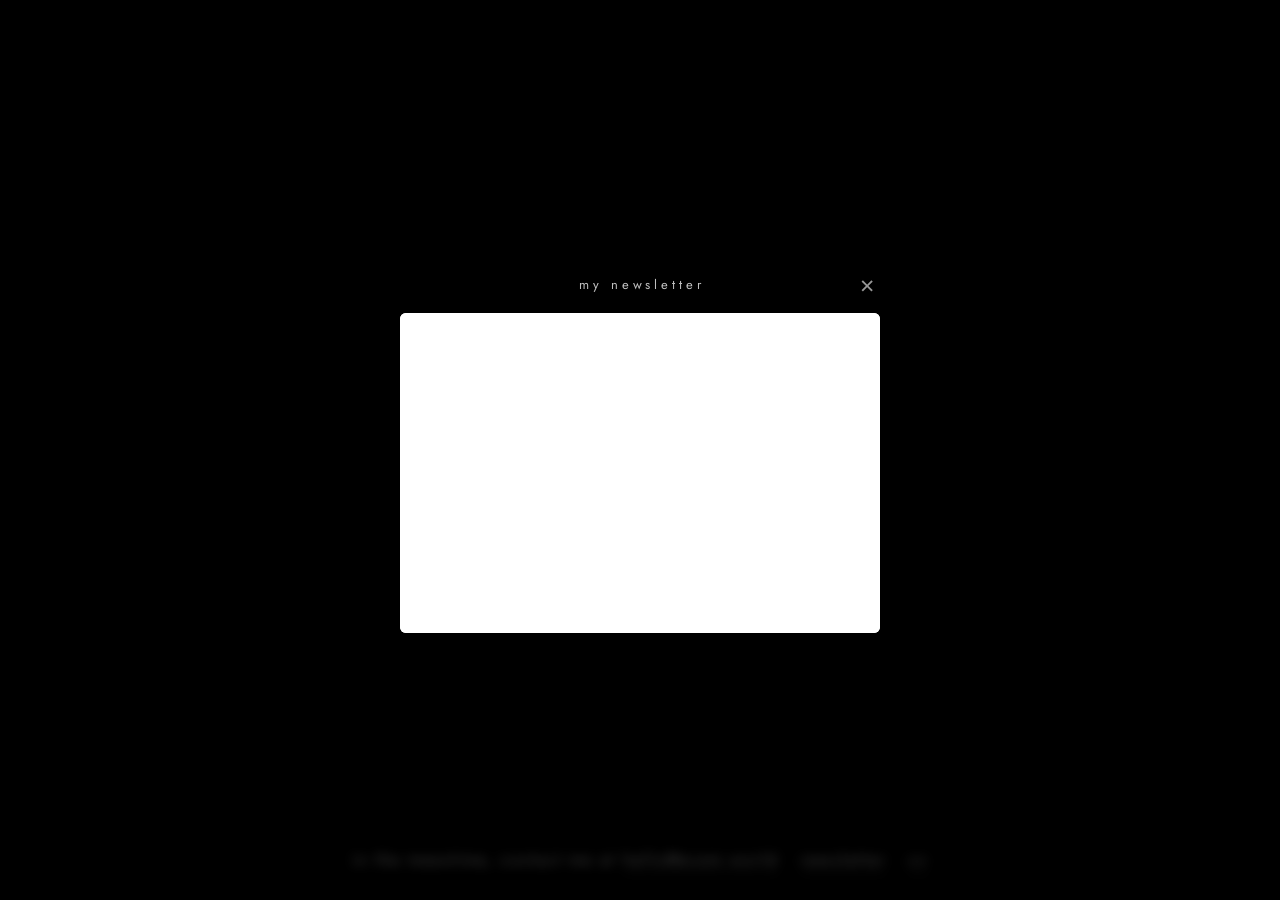
<file: coming-soon.html>
<!doctype html>
<html lang="en">
<head>
<meta charset="utf-8">
<meta name="viewport" content="width=device-width, initial-scale=1, viewport-fit=cover">
<link rel="preconnect" href="https://fonts.googleapis.com">
<link rel="preconnect" href="https://fonts.gstatic.com" crossorigin>
<link rel="stylesheet" href="https://fonts.googleapis.com/css2?family=Jost:ital,wght@0,300..700;1,300..700&display=swap">
<title>ecem.world</title>
<meta name="description" content="Ecem Öztürk — portfolio. Coming soon.">
<meta name="theme-color" content="#000000">
<link rel="icon" href="assets/favicon.ico?v=2" sizes="32x32">
<link rel="icon" href="assets/icon-192.png?v=2" type="image/png" sizes="192x192">
<link rel="apple-touch-icon" href="assets/apple-touch-icon.png?v=2">

<meta property="og:type" content="website">
<meta property="og:title" content="ecem.world">
<meta property="og:description" content="Coming soon.">
<meta property="og:url" content="https://ecem.world/">

<style>
  :root {
    color-scheme: dark;

    /* ── The one size knob ────────────────────────────────────────────
       How much room the glyph gets on the page. The gap to "coming soon"
       follows from it, so raise this for a bigger glyph and lower it for a
       smaller one and the spacing keeps itself. */
    --stage: min(42vmin, 205px);
  }

  * { box-sizing: border-box; }

  html, body {
    height: 100%;
    margin: 0;
    background: #000;
  }

  body {
    /* Helvetica where it exists, with sane stand-ins everywhere else. */
    font-family: "Jost", Helvetica, Arial, sans-serif;
    color: #fff;
    -webkit-font-smoothing: antialiased;
    display: flex;
    align-items: center;
    justify-content: center;
    padding: 24px;
    padding-block: max(24px, env(safe-area-inset-top)) max(24px, env(safe-area-inset-bottom));
    overflow: hidden;
  }

  main {
    display: flex;
    flex-direction: column;
    align-items: center;
    width: 100%;
    max-width: 600px;
    opacity: 0;
    transition: opacity 900ms ease;
  }

  body.ready main,
  body.ready footer { opacity: 1; }

  /* Pinned to the window rather than sitting in the flow, so adding it does
     not shift the glyph off the centre it was framed on. */
  footer {
    position: fixed;
    left: 0;
    right: 0;
    bottom: max(24px, env(safe-area-inset-bottom));
    padding-inline: 24px;
    text-align: center;
    opacity: 0;
    transition: opacity 900ms ease;
  }

  footer p {
    margin: 0 auto;
    /* Wide enough for the whole line as links get added to it. Measure
       before changing: it breaks in two the moment the unwrapped width
       exceeds this. Phones wrap regardless, into two balanced lines. */
    max-width: 44em;
    /* Same face and size as "coming soon" — but nowhere near its 0.42em
       tracking, which is fine across two words and unreadable across a
       sentence. */
    font-size: clamp(12px, 2.7vmin, 16px);
    letter-spacing: 0.12em;
    line-height: 2;
    text-wrap: balance;
  }

  footer a {
    color: inherit;
    text-decoration: none;
    /* A hairline, so it reads as tappable without shouting. */
    border-bottom: 1px solid rgba(255, 255, 255, 0.35);
    padding-bottom: 2px;
    white-space: nowrap;   /* never break an address across lines */
    transition: border-color 250ms ease;
  }

  footer a:hover,
  footer a:focus-visible { border-bottom-color: #fff; }

  /* On a narrow phone the line fits, but only just — and a wider fallback
     face than Helvetica would tip it into wrapping. Buy back the room from
     the tracking rather than the type size. */
  @media (max-width: 430px) {
    footer p { letter-spacing: 0.07em; }
  }

  footer .sep { padding: 0 0.5em; opacity: 0.4; }

  /* ── The newsletter dialog ──────────────────────────────────────────
     A native <dialog>, so Escape, the top layer and focus handling come
     from the browser rather than from script. */
  dialog {
    border: 0;
    padding: 0;
    background: transparent;
    color: #fff;
    max-width: none;
    max-height: none;
    overflow: visible;
  }

  dialog::backdrop {
    background: rgba(0, 0, 0, 0.72);
    backdrop-filter: blur(6px);
    -webkit-backdrop-filter: blur(6px);
  }

  .panel {
    position: relative;
    width: min(480px, calc(100vw - 48px));
    /* showModal() focuses the first focusable thing it finds, which drew a
       ring around the close button on open. Focus lands on the panel itself
       instead: still inside the dialog for Escape and for screen readers,
       but nothing to see. */
    outline: none;
  }

  /* The label and the close button share one row above the embed. An earlier
     version floated the button 40px above the panel, which put it off the top
     of the screen on a landscape phone. Nothing sits outside the panel now. */
  .panel-head {
    position: relative;
    display: flex;
    align-items: center;
    justify-content: center;
    min-height: 34px;
    margin-bottom: 12px;
  }

  .panel .eyebrow {
    margin: 0;
    font-size: clamp(11px, 2.4vmin, 13px);
    letter-spacing: 0.3em;
    text-indent: 0.3em;
    text-align: center;
    opacity: 0.75;
  }

  .panel iframe {
    display: block;
    width: 100%;
    height: var(--embed-height, 320px);
    border: 0;
    border-radius: 6px;
    background: #fff;
  }

  .panel .close {
    position: absolute;
    top: 50%;
    right: -4px;
    transform: translateY(-50%);
    width: 34px;
    height: 34px;
    display: grid;
    place-items: center;
    background: none;
    border: 0;
    color: #fff;
    opacity: 0.6;
    font: 400 24px/1 "Jost", Helvetica, Arial, sans-serif;
    cursor: pointer;
    transition: opacity 200ms ease;
  }

  .panel .close { outline: none; }

  .panel .close:hover,
  .panel .close:focus-visible { opacity: 1; }

  /* Keyboard users still get a marker; mouse users do not. */
  .panel .close:focus-visible {
    outline: 1px solid rgba(255, 255, 255, 0.55);
    outline-offset: 3px;
  }

  /* Substack's form stacks at narrow widths and needs the extra room. */
  @media (max-width: 520px) {
    .panel { --embed-height: 380px; }
  }

  /* On a short window — a phone held sideways — the embed is capped to what
     actually fits rather than pushing the panel past the edges. */
  @media (max-height: 520px) {
    .panel { --embed-height: calc(100dvh - 110px); }
  }

  @media (prefers-reduced-motion: reduce) {
    main, footer { transition: none; }
    dialog, dialog::backdrop { transition: none; }
  }

  /* The 3D object sits on a fully transparent canvas, so the black page
     shows straight through it. */
  #stage {
    width: var(--stage);
    aspect-ratio: 1 / 1;
    position: relative;
  }

  #stage canvas {
    display: block;
    width: 100% !important;
    height: 100% !important;
    background: transparent;
  }

  h1 {
    /* The glyph is centred in its canvas, so this is an ordinary gap. */
    margin: calc(var(--stage) * 0.05) 0 0;
    font-size: clamp(12px, 2.7vmin, 16px);
    font-weight: 400;
    letter-spacing: 0.42em;
    /* letter-spacing adds a trailing gap; nudge back so it reads centred */
    text-indent: 0.42em;
    text-transform: lowercase;
    white-space: nowrap;
  }

  /* Uncomment to put your name above the object.
  .name {
    font-size: clamp(12px, 2.4vmin, 15px);
    letter-spacing: 0.3em;
    text-indent: 0.3em;
    opacity: 0.55;
    margin: 0;
  }
  */

</style>
</head>
<body>

<main>
  <!-- <p class="name">ecem öztürk</p> -->
  <div id="stage" aria-hidden="true"></div>
  <h1>coming soon</h1>
</main>

<footer>
  <p>in the meantime, contact me at
    <a href="mailto:hello@ecem.world">hello@ecem.world</a><span class="sep" aria-hidden="true">·</span><a
      href="https://luckbug.substack.com" id="newsletter-link">newsletter</a><span class="sep" aria-hidden="true">·</span><a
      href="cv/">cv</a></p>
</footer>

<dialog id="newsletter" aria-label="Subscribe to the luckbug newsletter">
  <div class="panel" tabindex="-1" autofocus>
    <div class="panel-head">
      <p class="eyebrow">my newsletter</p>
      <button type="button" class="close" data-close aria-label="Close">&times;</button>
    </div>
    <!-- No scrolling="no": where the embed is capped on a short screen, the
         form must still be reachable rather than clipped. -->
    <iframe src="https://luckbug.substack.com/embed"
            title="Subscribe to luckbug on Substack"
            loading="lazy"></iframe>
  </div>
</dialog>

<script type="importmap">
{
  "imports": {
    "three": "./vendor/three/three.module.js"
  }
}
</script>

<script type="module">
  import { createScene } from './assets/scene.js';

  const reveal = () => document.body.classList.add('ready');

  createScene(document.getElementById('stage'))
    .then(reveal)
    .catch((err) => {
      // Never leave a blank page: if WebGL is unavailable the words still show.
      console.error('3D scene failed to start:', err);
      reveal();
    });
</script>

<script>
  /* The newsletter dialog.
   *
   * It opens itself once, after a pause long enough that the glyph gets seen
   * first, and once someone closes it, it stays closed for that browser. A
   * popup that returns on every visit is the thing that makes people leave.
   * The "newsletter" link in the footer reopens it on demand, so nothing is
   * lost by dismissing it.
   */
  (function () {
    const OPENS_AFTER = 6000;               // ms after the page settles
    const KEY = 'ecem.world:newsletter-dismissed';

    const dialog = document.getElementById('newsletter');
    const link = document.getElementById('newsletter-link');
    const supported = dialog && typeof dialog.showModal === 'function';

    if (!supported) return;  // no <dialog>: the newsletter link still goes to Substack

    // Private windows and blocked site data make storage throw, not just come
    // back empty — so every touch of it is wrapped.
    const dismissed = () => {
      try { return localStorage.getItem(KEY) === '1'; } catch (err) { return false; }
    };
    const remember = () => {
      try { localStorage.setItem(KEY, '1'); } catch (err) { /* nothing to do */ }
    };

    const open = () => { if (!dialog.open) dialog.showModal(); };

    // Closing by any route — the button, Escape, the backdrop — is a dismissal.
    dialog.addEventListener('close', remember);
    dialog.querySelector('[data-close]').addEventListener('click', () => dialog.close());

    // A click that lands outside the panel's box closes it. Clicks inside the
    // cross-origin iframe never reach this document, so they cannot misfire.
    dialog.addEventListener('click', (event) => {
      const box = dialog.querySelector('.panel').getBoundingClientRect();
      const outside =
        event.clientX < box.left || event.clientX > box.right ||
        event.clientY < box.top || event.clientY > box.bottom;
      if (outside) dialog.close();
    });

    if (link) {
      link.addEventListener('click', (event) => {
        event.preventDefault();          // without JS this link just opens Substack
        open();
      });
    }

    if (!dismissed()) {
      window.setTimeout(open, OPENS_AFTER);
    }
  })();
</script>

</body>
</html>
</file>
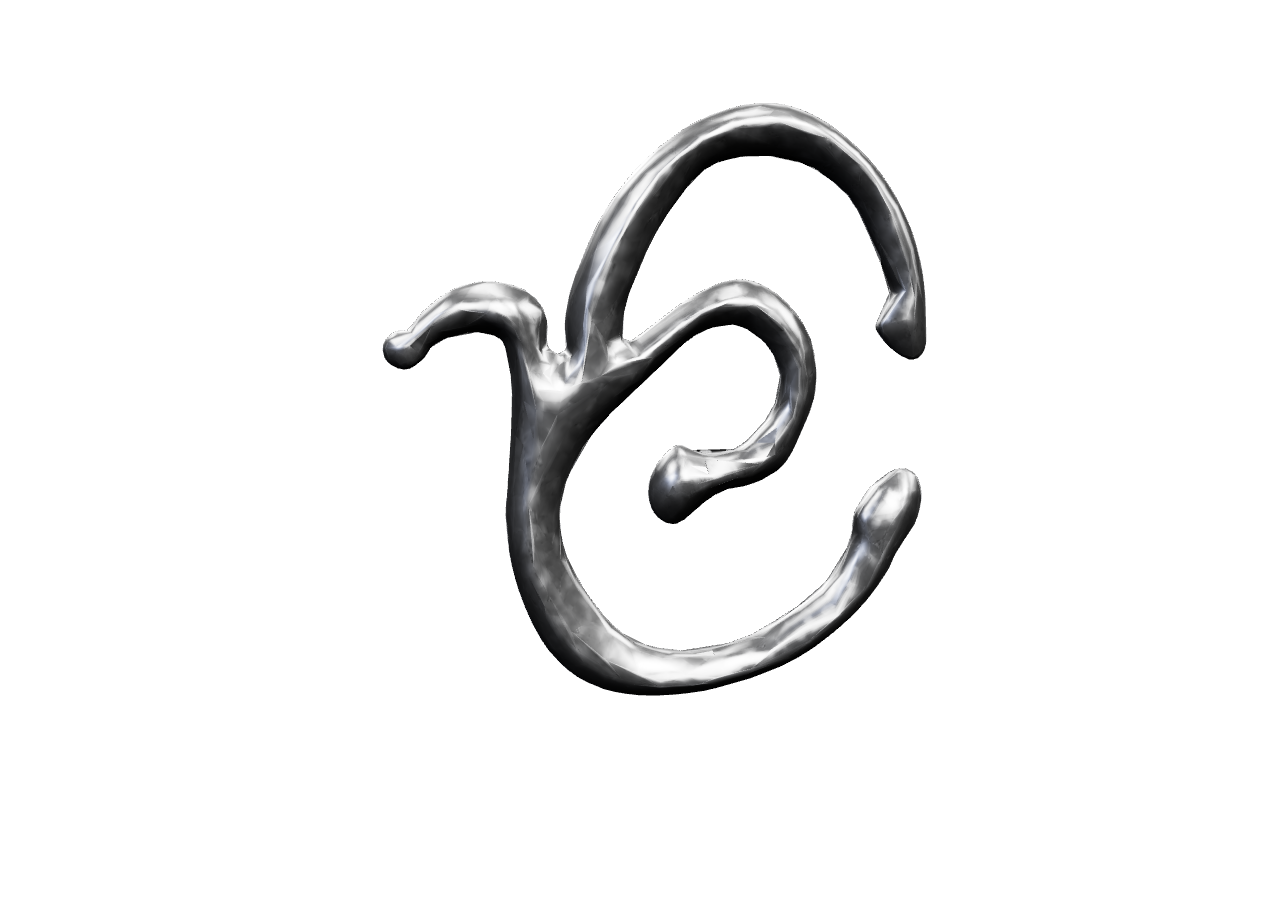
<file: model.html>
<!doctype html>
<html lang="en">
<head>
<meta charset="utf-8">
<meta name="viewport" content="width=device-width, initial-scale=1">
<title>ecem.world — animated object</title>
<meta name="robots" content="noindex">
<style>
  /* Deliberately no background anywhere: this page is transparent, so it can
     be dropped on top of any colour, or embedded in another page. */
  html, body { height: 100%; margin: 0; background: transparent; }
  #stage { width: 100%; height: 100%; }
  #stage canvas { display: block; width: 100% !important; height: 100% !important; background: transparent; }
</style>
</head>
<body>

<div id="stage"></div>

<script type="importmap">
{
  "imports": {
    "three": "./vendor/three/three.module.js"
  }
}
</script>

<script type="module">
  import { createScene } from './assets/scene.js';
  createScene(document.getElementById('stage')).catch((err) => console.error(err));
</script>

</body>
</html>
</file>
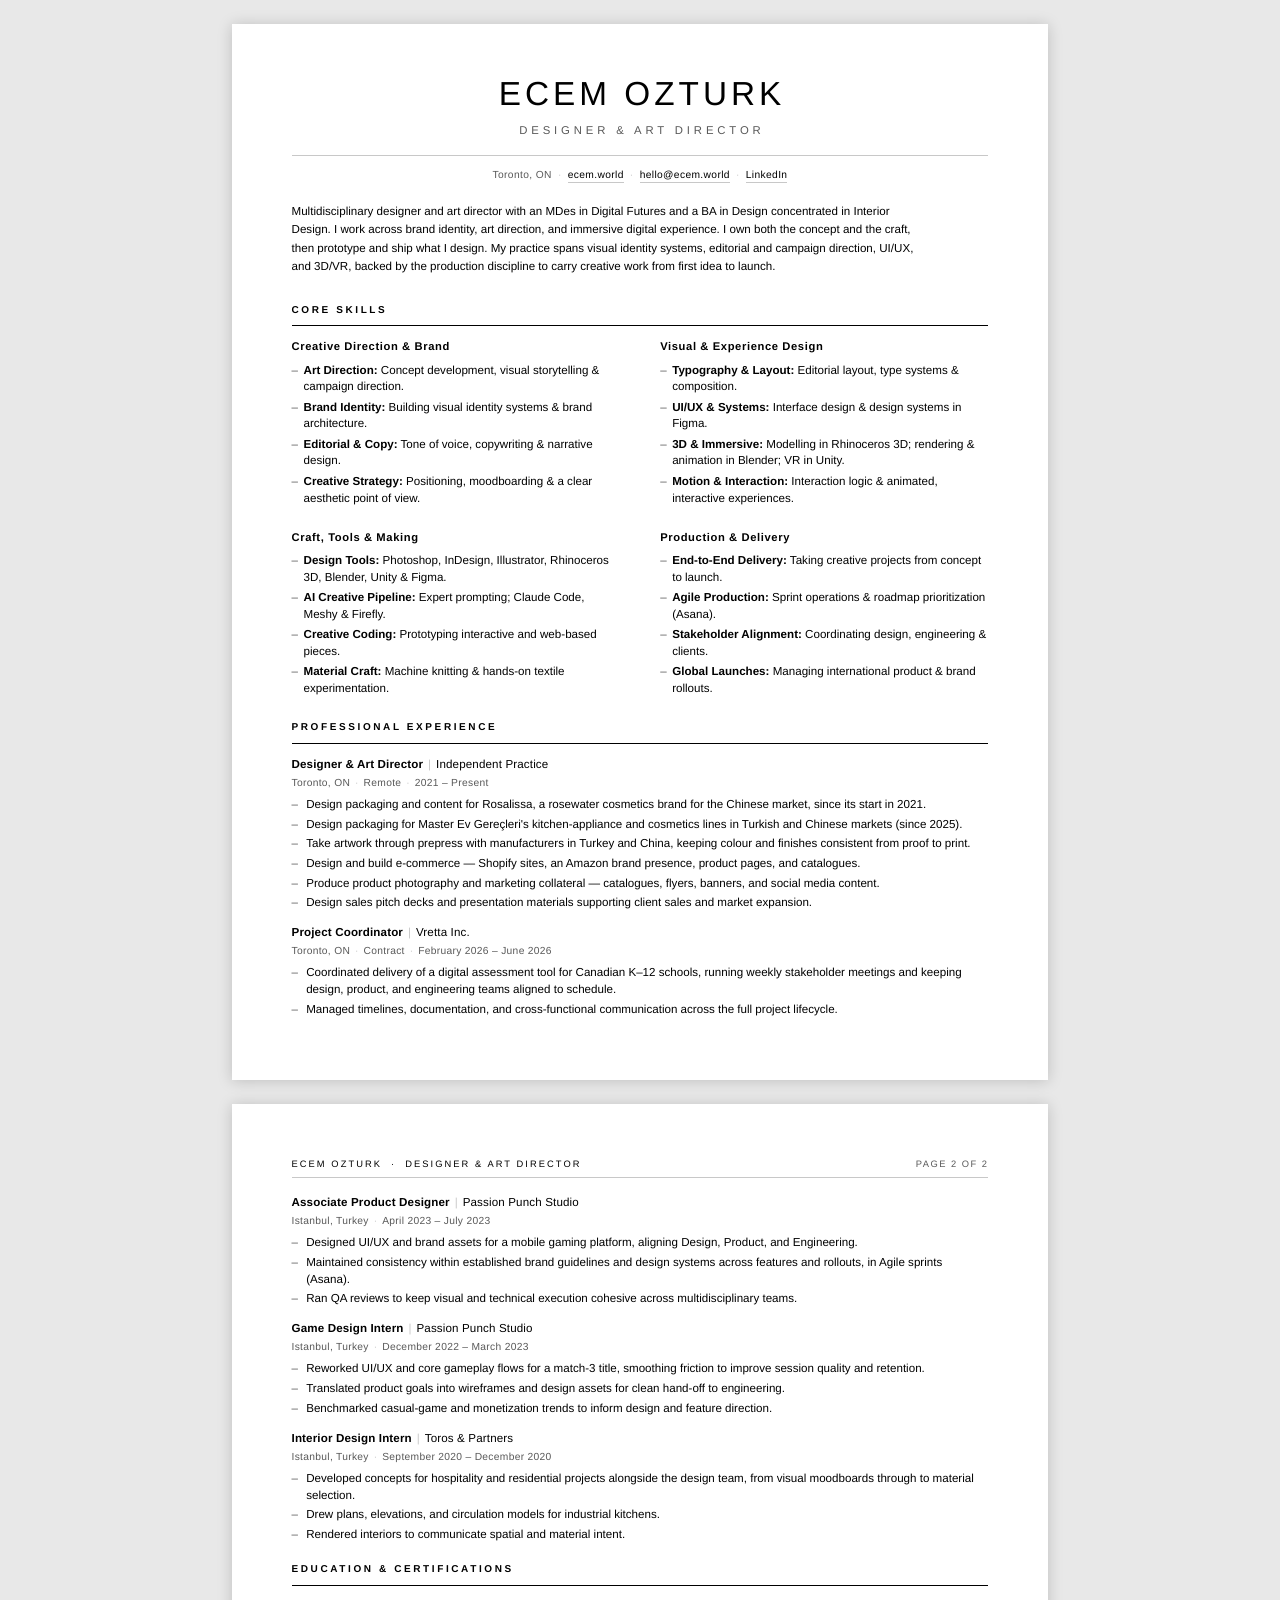
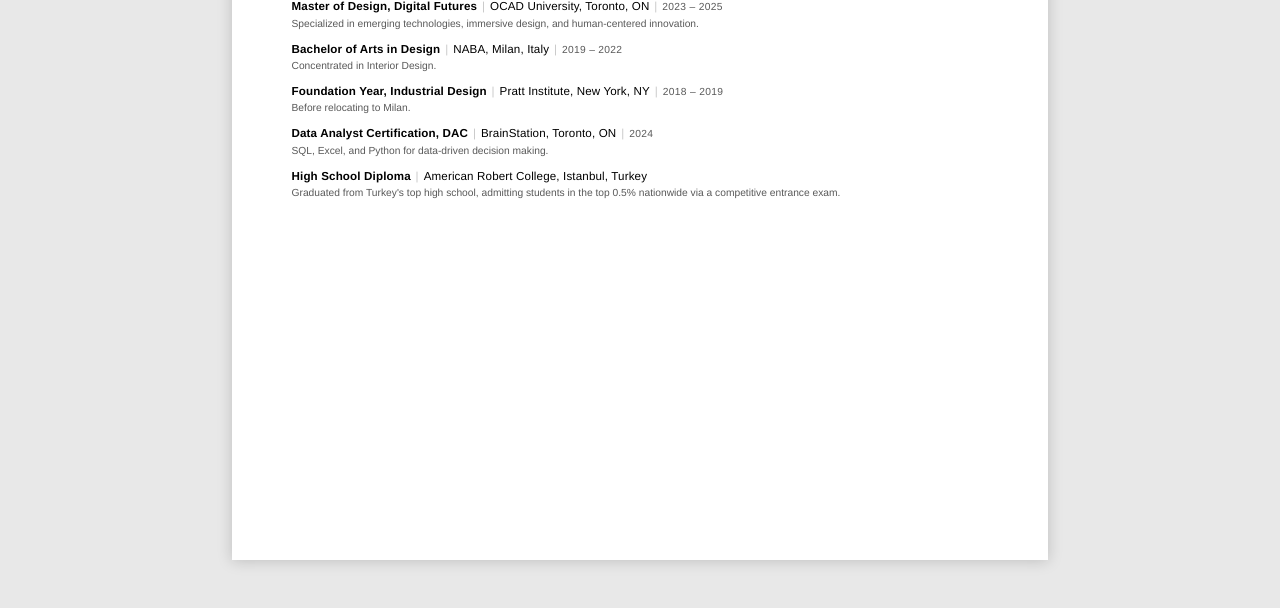
<file: assets/cv-source.html>
<!doctype html>
<html lang="en">
<head>
<meta charset="utf-8">
<title>Ecem Ozturk — Designer &amp; Art Director — CV</title>
<!--
  ─────────────────────────────────────────────────────────────────────────
  This file is the SOURCE of assets/ecem-ozturk-cv.pdf. Edit it, never the
  PDF. To rebuild the PDF and the two page images the /cv/ viewer shows:

      tools/build-cv.sh

  Type: the Helvetica stack, matching the rest of ecem.world. Arial and
  Liberation Sans are metric-compatible with Helvetica, so the line breaks
  below hold whichever of the three a machine actually has — the layout you
  see here is the layout you get if you ever re-print this on a Mac, where
  it will set in true Helvetica.

  Colour: there is none, by design. The whole document is black, one grey
  (--ink-soft) for anything secondary, and hairlines. Resist adding more.

  Page geometry is US Letter for the Toronto market. Switching to A4 means
  changing --page-w/--page-h and the @page size together, then re-checking
  that nothing orphans across the break.
  ─────────────────────────────────────────────────────────────────────────
-->
<style>
  :root {
    /* Page */
    --page-w: 8.5in;
    --page-h: 11in;
    --margin-x: 0.62in;
    --margin-top: 0.56in;
    --margin-bottom: 0.5in;

    /* The only three values that carry any colour */
    --ink: #000;
    --ink-soft: #595959;        /* meta lines, sub-lines, separators */
    --rule: #c8c8c8;            /* hairlines */

    /* Type scale, in points because this is print */
    --t-name: 25pt;
    --t-role: 8.5pt;
    --t-section: 7.5pt;
    --t-body: 8.7pt;
    --t-meta: 7.7pt;
    --t-group: 8.4pt;

    --lead: 1.48;
  }

  /* The page box carries the margins, so content FLOWS rather than sitting in
     fixed-height boxes. That matters: a fixed box with overflow:hidden would
     silently swallow a line that didn't fit, whereas flowed content that
     outgrows two pages shows up as a third page in the output — loud, and
     caught by the build script's page-count check. */
  @page {
    size: 8.5in 11in;
    margin: var(--margin-top) var(--margin-x) var(--margin-bottom);
  }

  * { box-sizing: border-box; }

  html, body { margin: 0; padding: 0; background: #fff; }

  body {
    font-family: Helvetica, "Helvetica Neue", Arial, "Liberation Sans", sans-serif;
    color: var(--ink);
    font-size: var(--t-body);
    line-height: var(--lead);
    -webkit-font-smoothing: antialiased;
    text-rendering: geometricPrecision;
  }

  /* A .sheet is where I want a page to END, not a fixed canvas. */
  .sheet { break-after: page; page-break-after: always; }

  .sheet:last-of-type { break-after: auto; page-break-after: auto; }

  /* ── Masthead ───────────────────────────────────────────────────────── */
  header { margin-bottom: 15pt; }

  /* 0.12em, and the number is measured rather than chosen by eye.
     Past a certain tracking a PDF emits a real space between every glyph, so
     the name stops copying — and stops parsing — as a name. Measured against
     two independent extractors on this exact file: pypdf breaks between
     0.135em and 0.14em, PyMuPDF between 0.145em and 0.15em. Two parsers, two
     different cliffs, which is the useful finding: applicant tracking systems
     will disagree too, so this sits at 0.12em for headroom instead of at the
     edge of whichever one I happened to test. It still reads as a tracked
     masthead.

     The tracked section labels further down DO cross that line, deliberately:
     they are this layout's main device — there is no colour and only one
     weight to work with — and nothing depends on reading them mechanically.
     Everything a parser actually harvests is untracked and extracts cleanly:
     name, contact line, role titles, employers, dates and bullet prose. All
     of it asserted in tools/build-cv.sh, so tracking cannot creep back up
     without the build failing. */
  h1 {
    margin: 0;
    font-size: var(--t-name);
    font-weight: 400;              /* weight would shout; spacing speaks instead */
    letter-spacing: 0.12em;
    text-indent: 0.12em;          /* tracking adds a trailing gap — centre it back */
    text-align: center;
    text-transform: uppercase;
    line-height: 1;
  }

  .role {
    margin: 9pt 0 0;
    font-size: var(--t-role);
    font-weight: 400;
    letter-spacing: 0.34em;
    text-indent: 0.34em;
    text-align: center;
    text-transform: uppercase;
    color: var(--ink-soft);
  }

  .contact {
    margin: 11pt 0 0;
    padding-top: 9pt;
    border-top: 0.5pt solid var(--rule);
    font-size: var(--t-meta);
    letter-spacing: 0.035em;
    text-align: center;
    color: var(--ink-soft);
  }

  .contact a {
    color: var(--ink);
    text-decoration: none;
    border-bottom: 0.4pt solid var(--rule);
    padding-bottom: 1pt;
  }

  .contact .sep { padding: 0 0.62em; color: var(--rule); }

  /* ── Summary ────────────────────────────────────────────────────────── */
  .summary {
    margin: 0 0 20pt;
    /* Narrower than the measure so the paragraph reads as a block of type
       rather than running the full width like a bullet does. */
    max-width: 6.55in;
    font-size: var(--t-body);
    line-height: 1.6;
    /* Ragged right, not justified. Justifying a measure this wide without
       hyphenation stretched the word spaces far enough to open rivers down
       the paragraph — the one place on the page where the spacing stopped
       looking deliberate. */
    text-align: left;
  }

  /* ── Section headings ───────────────────────────────────────────────── */
  h2 {
    margin: 0 0 10pt;
    padding-bottom: 5pt;
    border-bottom: 0.75pt solid var(--ink);
    font-size: var(--t-section);
    font-weight: 700;
    letter-spacing: 0.26em;
    text-transform: uppercase;
  }

  section { margin-bottom: 15pt; }
  section:last-child { margin-bottom: 0; }

  /* ── Core skills: two columns of four groups ────────────────────────── */
  .skills {
    display: grid;
    grid-template-columns: 1fr 1fr;
    column-gap: 0.42in;
    row-gap: 14pt;
  }

  .group h3 {
    margin: 0 0 5pt;
    font-size: var(--t-group);
    font-weight: 700;
    letter-spacing: 0.055em;
  }

  .group ul { margin: 0; padding: 0; list-style: none; }

  .group li {
    padding-left: 9pt;
    margin-bottom: 2.8pt;
    line-height: 1.44;
  }

  /* An en dash reads quieter than a round bullet and keeps the column edge
     straight, which is the whole point of a two-column skills block.
     inline-block + negative margin, never position:absolute — see the note
     on .entry li::before. */
  .group li::before {
    content: "–";
    display: inline-block;
    width: 9pt;
    margin-left: -9pt;
    color: var(--ink-soft);
  }

  .group li b { font-weight: 700; }

  /* ── Experience ─────────────────────────────────────────────────────── */
  .entry {
    margin-bottom: 10pt;
    break-inside: avoid;
    page-break-inside: avoid;
  }

  .entry:last-child { margin-bottom: 0; }

  .entry h3 {
    margin: 0;
    font-size: var(--t-body);
    font-weight: 700;
    letter-spacing: 0.012em;
    line-height: 1.35;
  }

  .entry h3 .org { font-weight: 400; }

  /* The vertical bar between role and employer, set apart from both so it
     doesn't collide with a descender. */
  .entry h3 .bar { padding: 0 0.42em; color: var(--rule); font-weight: 400; }

  .meta {
    margin: 2.5pt 0 4.5pt;
    font-size: var(--t-meta);
    letter-spacing: 0.03em;
    color: var(--ink-soft);
  }

  .meta .sep { padding: 0 0.5em; color: var(--rule); }

  .entry ul { margin: 0; padding: 0; list-style: none; }

  .entry li {
    padding-left: 11pt;
    margin-bottom: 2.2pt;
    line-height: 1.44;
  }

  /* In flow, not absolutely positioned. An absolute marker is invisible to
     the PDF's text layer ordering: every dash ended up collected after the
     prose, so copying the CV — or an applicant tracking system reading it —
     got the bullets detached from their lines. An inline-block of fixed
     width pulled back by its own width hangs identically and reads in
     order. */
  .entry li::before {
    content: "–";
    display: inline-block;
    width: 11pt;
    margin-left: -11pt;
    color: var(--ink-soft);
  }

  /* ── Education ──────────────────────────────────────────────────────── */
  .edu { margin-bottom: 7pt; break-inside: avoid; page-break-inside: avoid; }
  .edu:last-child { margin-bottom: 0; }

  .edu h3 {
    margin: 0;
    font-size: var(--t-body);
    font-weight: 700;
    letter-spacing: 0.012em;
    line-height: 1.34;
  }

  .edu h3 .where { font-weight: 400; }
  .edu h3 .bar { padding: 0 0.42em; color: var(--rule); font-weight: 400; }

  .edu .when {
    font-weight: 400;
    color: var(--ink-soft);
    font-size: var(--t-meta);
    letter-spacing: 0.03em;
  }

  .edu p {
    margin: 2pt 0 0;
    font-size: var(--t-meta);
    line-height: 1.43;
    color: var(--ink-soft);
  }

  /* ── Running head, page two only ────────────────────────────────────
     Replaces a repeated "(continued)" heading: it does the same job of
     saying the page is not the first, and also says whose page it is. */
  .runhead {
    display: flex;
    align-items: baseline;
    justify-content: space-between;
    margin: 0 0 13pt;
    padding-bottom: 4pt;
    border-bottom: 0.5pt solid var(--rule);
    font-size: 7pt;
    letter-spacing: 0.22em;
    text-transform: uppercase;
    color: var(--ink-soft);
  }

  .runhead .who { color: var(--ink); }
  .runhead .pg { letter-spacing: 0.16em; }

  /* Screen-only courtesy: the two sheets as pages on a grey desk, so opening
     this file in a browser approximates the print result. Approximates only —
     the PDF is what the build script measures, not this. */
  @media screen {
    body { background: #e8e8e8; padding: 24px 0; }

    .sheet {
      width: var(--page-w);
      min-height: var(--page-h);
      padding: var(--margin-top) var(--margin-x) var(--margin-bottom);
      margin: 0 auto 24px;
      background: #fff;
      box-shadow: 0 1px 14px rgba(0, 0, 0, 0.18);
    }
  }
</style>
</head>
<body>

<!-- ══ PAGE ONE ══════════════════════════════════════════════════════════ -->
<div class="sheet">

  <header>
    <h1>Ecem Ozturk</h1>
    <p class="role">Designer &amp; Art Director</p>
    <p class="contact">Toronto, ON<span class="sep">·</span><a
      href="https://ecem.world">ecem.world</a><span class="sep">·</span><a
      href="mailto:hello@ecem.world">hello@ecem.world</a><span class="sep">·</span><a
      href="https://www.linkedin.com/in/ecem-%C3%B6zt%C3%BCrk/">LinkedIn</a></p>
  </header>

  <p class="summary">Multidisciplinary designer and art director with an MDes in
  Digital Futures and a BA in Design
  concentrated in Interior Design. I work across brand identity, art
  direction, and immersive digital experience. I own both the concept and the
  craft, then prototype and ship what I design. My practice spans visual
  identity systems, editorial and campaign direction, UI/UX, and 3D/VR, backed
  by the production discipline to carry creative work from first idea to launch.</p>

  <section>
    <h2>Core Skills</h2>
    <div class="skills">

      <div class="group">
        <h3>Creative Direction &amp; Brand</h3>
        <ul>
          <li><b>Art Direction:</b> Concept development, visual storytelling &amp; campaign direction.</li>
          <li><b>Brand Identity:</b> Building visual identity systems &amp; brand architecture.</li>
          <li><b>Editorial &amp; Copy:</b> Tone of voice, copywriting &amp; narrative design.</li>
          <li><b>Creative Strategy:</b> Positioning, moodboarding &amp; a clear aesthetic point of view.</li>
        </ul>
      </div>

      <div class="group">
        <h3>Visual &amp; Experience Design</h3>
        <ul>
          <li><b>Typography &amp; Layout:</b> Editorial layout, type systems &amp; composition.</li>
          <li><b>UI/UX &amp; Systems:</b> Interface design &amp; design systems in Figma.</li>
          <li><b>3D &amp; Immersive:</b> Modelling in Rhinoceros 3D; rendering &amp; animation in Blender; VR in Unity.</li>
          <li><b>Motion &amp; Interaction:</b> Interaction logic &amp; animated, interactive experiences.</li>
        </ul>
      </div>

      <div class="group">
        <h3>Craft, Tools &amp; Making</h3>
        <ul>
          <li><b>Design Tools:</b> Photoshop, InDesign, Illustrator, Rhinoceros 3D, Blender, Unity &amp; Figma.</li>
          <li><b>AI Creative Pipeline:</b> Expert prompting; Claude Code, Meshy &amp; Firefly.</li>
          <li><b>Creative Coding:</b> Prototyping interactive and web-based pieces.</li>
          <li><b>Material Craft:</b> Machine knitting &amp; hands-on textile experimentation.</li>
        </ul>
      </div>

      <div class="group">
        <h3>Production &amp; Delivery</h3>
        <ul>
          <li><b>End-to-End Delivery:</b> Taking creative projects from concept to launch.</li>
          <li><b>Agile Production:</b> Sprint operations &amp; roadmap prioritization (Asana).</li>
          <li><b>Stakeholder Alignment:</b> Coordinating design, engineering &amp; clients.</li>
          <li><b>Global Launches:</b> Managing international product &amp; brand rollouts.</li>
        </ul>
      </div>

    </div>
  </section>

  <section>
    <h2>Professional Experience</h2>

    <div class="entry">
      <h3>Designer &amp; Art Director<span class="bar">|</span><span class="org">Independent Practice</span></h3>
      <p class="meta">Toronto, ON<span class="sep">·</span>Remote<span class="sep">·</span>2021 – Present</p>
      <ul>
        <li>Design packaging and content for Rosalissa, a rosewater cosmetics brand for the Chinese market, since its start in 2021.</li>
        <li>Design packaging for Master Ev Gereçleri's kitchen-appliance and cosmetics lines in Turkish and Chinese markets (since 2025).</li>
        <li>Take artwork through prepress with manufacturers in Turkey and China, keeping colour and finishes consistent from proof to print.</li>
        <li>Design and build e-commerce — Shopify sites, an Amazon brand presence, product pages, and catalogues.</li>
        <li>Produce product photography and marketing collateral — catalogues, flyers, banners, and social media content.</li>
        <li>Design sales pitch decks and presentation materials supporting client sales and market expansion.</li>
      </ul>
    </div>

    <div class="entry">
      <h3>Project Coordinator<span class="bar">|</span><span class="org">Vretta Inc.</span></h3>
      <p class="meta">Toronto, ON<span class="sep">·</span>Contract<span class="sep">·</span>February 2026 – June 2026</p>
      <ul>
        <li>Coordinated delivery of a digital assessment tool for Canadian K–12 schools, running weekly stakeholder meetings and keeping design, product, and engineering teams aligned to schedule.</li>
        <li>Managed timelines, documentation, and cross-functional communication across the full project lifecycle.</li>
      </ul>
    </div>

  </section>

</div>

<!-- ══ PAGE TWO ══════════════════════════════════════════════════════════ -->
<div class="sheet">

  <p class="runhead">
    <span class="who">Ecem Ozturk &nbsp;·&nbsp; Designer &amp; Art Director</span>
    <span class="pg">Page 2 of 2</span>
  </p>

  <section>
    <div class="entry">
      <h3>Associate Product Designer<span class="bar">|</span><span class="org">Passion Punch Studio</span></h3>
      <p class="meta">Istanbul, Turkey<span class="sep">·</span>April 2023 – July 2023</p>
      <ul>
        <li>Designed UI/UX and brand assets for a mobile gaming platform, aligning Design, Product, and Engineering.</li>
        <li>Maintained consistency within established brand guidelines and design systems across features and rollouts, in Agile sprints (Asana).</li>
        <li>Ran QA reviews to keep visual and technical execution cohesive across multidisciplinary teams.</li>
      </ul>
    </div>

    <div class="entry">
      <h3>Game Design Intern<span class="bar">|</span><span class="org">Passion Punch Studio</span></h3>
      <p class="meta">Istanbul, Turkey<span class="sep">·</span>December 2022 – March 2023</p>
      <ul>
        <li>Reworked UI/UX and core gameplay flows for a match-3 title, smoothing friction to improve session quality and retention.</li>
        <li>Translated product goals into wireframes and design assets for clean hand-off to engineering.</li>
        <li>Benchmarked casual-game and monetization trends to inform design and feature direction.</li>
      </ul>
    </div>

    <div class="entry">
      <h3>Interior Design Intern<span class="bar">|</span><span class="org">Toros &amp; Partners</span></h3>
      <p class="meta">Istanbul, Turkey<span class="sep">·</span>September 2020 – December 2020</p>
      <ul>
        <li>Developed concepts for hospitality and residential projects alongside the design team, from visual moodboards through to material selection.</li>
        <li>Drew plans, elevations, and circulation models for industrial kitchens.</li>
        <li>Rendered interiors to communicate spatial and material intent.</li>
      </ul>
    </div>

  </section>

  <section>
    <h2>Education &amp; Certifications</h2>

    <div class="edu">
      <h3>Master of Design, Digital Futures<span class="bar">|</span><span
        class="where">OCAD University, Toronto, ON</span><span class="bar">|</span><span
        class="when">2023 – 2025</span></h3>
      <p>Specialized in emerging technologies, immersive design, and human-centered innovation.</p>
    </div>

    <div class="edu">
      <h3>Bachelor of Arts in Design<span class="bar">|</span><span
        class="where">NABA, Milan, Italy</span><span class="bar">|</span><span
        class="when">2019 – 2022</span></h3>
      <p>Concentrated in Interior Design.</p>
    </div>

    <div class="edu">
      <h3>Foundation Year, Industrial Design<span class="bar">|</span><span
        class="where">Pratt Institute, New York, NY</span><span class="bar">|</span><span
        class="when">2018 – 2019</span></h3>
      <p>Before relocating to Milan.</p>
    </div>

    <div class="edu">
      <h3>Data Analyst Certification, DAC<span class="bar">|</span><span
        class="where">BrainStation, Toronto, ON</span><span class="bar">|</span><span
        class="when">2024</span></h3>
      <p>SQL, Excel, and Python for data-driven decision making.</p>
    </div>

    <div class="edu">
      <h3>High School Diploma<span class="bar">|</span><span
        class="where">American Robert College, Istanbul, Turkey</span></h3>
      <p>Graduated from Turkey's top high school, admitting students in the top 0.5% nationwide via a competitive entrance exam.</p>
    </div>

  </section>

</div>

</body>
</html>
</file>
<file: studio/studio.css>
/* ecem.world studio — same black, same Helvetica, built for working in. */

:root {
  color-scheme: dark;
  accent-color: #fff;
  --bg: #000;
  --raise: #0d0d0d;
  --raise-2: #161616;
  --fg: #fff;
  --dim: rgba(255, 255, 255, 0.55);
  --faint: rgba(255, 255, 255, 0.3);
  --rule: rgba(255, 255, 255, 0.14);
  --live: #9be29b;
  --draft: #e8c46a;
  --danger: #ff7a6e;
  --font: "Jost", Helvetica, Arial, sans-serif;
}

* { box-sizing: border-box; }
html, body { margin: 0; height: 100%; background: var(--bg); }
body { color: var(--fg); font: 13px/1.45 var(--font); -webkit-font-smoothing: antialiased; }
a { color: inherit; }
[hidden] { display: none !important; }

button, select, input, textarea { font: inherit; color: inherit; }
button {
  background: var(--raise-2);
  border: 1px solid var(--rule);
  border-radius: 6px;
  padding: 6px 11px;
  cursor: pointer;
  white-space: nowrap;
}
button:hover:not(:disabled) { border-color: var(--faint); }
button:disabled { opacity: 0.4; cursor: default; }
button.primary { background: var(--fg); color: var(--bg); border-color: var(--fg); }
button.quiet { background: none; border-color: transparent; color: var(--dim); }
button.danger { color: var(--danger); }

input, textarea, select {
  width: 100%;
  background: var(--raise);
  border: 1px solid var(--rule);
  border-radius: 6px;
  padding: 8px 10px;
  margin-top: 5px;
}
textarea { resize: vertical; line-height: 1.5; }
input:focus, textarea:focus, select:focus { outline: none; border-color: var(--dim); }
:focus-visible { outline: 1px solid var(--dim); outline-offset: 2px; }

.muted { color: var(--dim); }
.hint { color: var(--dim); margin: 8px 0 12px; }
.nowrap { white-space: nowrap; }
.dot { display: inline-block; width: 6px; height: 6px; border-radius: 50%; background: var(--draft); margin-right: 6px; vertical-align: 1px; }

/* ── Sign in ─────────────────────────────────────────────────────────── */

.signin { min-height: 100%; display: grid; place-items: center; padding: 24px; }
.signin form { width: min(420px, 100%); display: grid; gap: 14px; }
.signin h1, .brand { font-size: 13px; font-weight: 400; letter-spacing: 0.12em; margin: 0 0 6px; text-decoration: none; }
.signin h1 span, .brand span { color: var(--dim); }
.signin p { margin: 0; color: var(--dim); }
.signin label { color: var(--dim); }
.signin details { color: var(--dim); }
.signin details label { display: block; margin-top: 10px; }
.signin summary { cursor: pointer; }
.signin .help ol { padding-left: 18px; line-height: 1.6; }
.signin .help b { color: var(--fg); font-weight: 400; }
.error { color: var(--danger) !important; min-height: 1em; }

/* ── Frame ───────────────────────────────────────────────────────────── */

.app { height: 100%; display: grid; grid-template-rows: auto 1fr; }

.top {
  display: flex;
  align-items: center;
  gap: 24px;
  padding: 10px 16px;
  border-bottom: 1px solid var(--rule);
}
.top .brand { margin: 0; }
.tabs { display: flex; gap: 4px; }
.tabs button { background: none; border-color: transparent; color: var(--dim); }
.tabs button[aria-selected="true"] { color: var(--fg); border-color: var(--rule); }
.actions { margin-left: auto; display: flex; align-items: center; gap: 8px; }
.status { color: var(--dim); margin-right: 6px; }

.view { min-height: 0; }

/* ── Library ─────────────────────────────────────────────────────────── */

.library { display: grid; grid-template-columns: minmax(320px, 420px) 1fr; height: 100%; }

.list-pane { border-right: 1px solid var(--rule); display: flex; flex-direction: column; min-height: 0; padding: 14px 0 0; }
.list-tools { display: grid; gap: 8px; padding: 0 14px; }
.list-pane .hint { padding: 0 14px; margin: 10px 0 8px; font-size: 12px; }

.chips { display: flex; flex-wrap: wrap; gap: 4px; }
.chips button { padding: 3px 9px; border-radius: 99px; background: none; color: var(--dim); }
.chips button[aria-pressed="true"] { color: var(--fg); border-color: var(--faint); background: var(--raise-2); }
.new { display: flex; gap: 6px; margin-top: 4px; }

.list { list-style: none; margin: 0; padding: 0 8px 40px; overflow-y: auto; flex: 1; }
.list li {
  display: grid;
  grid-template-columns: 14px 44px 1fr auto;
  align-items: center;
  gap: 10px;
  padding: 6px 8px;
  border-radius: 8px;
  border-top: 2px solid transparent;
  border-bottom: 2px solid transparent;
  cursor: pointer;
}
.list li:hover { background: var(--raise); }
.list li.is-selected { background: var(--raise-2); }
.list li.dragging { opacity: 0.35; }
.list li.drop-before { border-top-color: var(--fg); }
.list li.drop-after { border-bottom-color: var(--fg); }
.list li.none { display: block; color: var(--dim); cursor: default; padding: 20px 8px; }
.list li.s-archived .label, .list li.s-archived .thumb { opacity: 0.45; }

.grip { color: var(--faint); cursor: grab; letter-spacing: -3px; font-size: 11px; }
.thumb { width: 44px; height: 44px; border-radius: 4px; overflow: hidden; background: var(--raise-2); display: grid; place-items: center; }
.thumb img { width: 100%; height: 100%; object-fit: cover; display: block; }
.t-txt { color: var(--dim); font-size: 12px; }
.label { min-width: 0; display: grid; }
.label b, .label small { overflow: hidden; text-overflow: ellipsis; white-space: nowrap; font-weight: 400; }
.label small { color: var(--dim); font-size: 12px; }

.pill { font-size: 11px; padding: 2px 8px; border-radius: 99px; border: 1px solid var(--rule); color: var(--dim); white-space: nowrap; }
.s-published .pill { color: var(--live); border-color: rgba(155, 226, 155, 0.35); }
.s-draft .pill { color: var(--draft); border-color: rgba(232, 196, 106, 0.35); }

/* ── Editor ──────────────────────────────────────────────────────────── */

.edit-pane { overflow-y: auto; padding: 18px 28px 80px; min-height: 0; }
.empty-ed { height: 100%; display: grid; place-items: center; color: var(--dim); }

.ed-head { display: flex; justify-content: space-between; align-items: flex-start; gap: 16px; margin-bottom: 20px; }
.ed-head > div:first-child { display: grid; gap: 8px; }
.ed-actions { display: flex; gap: 8px; align-items: center; }
.ed-actions a { color: var(--dim); margin-right: 6px; }

.segmented { display: inline-flex; border: 1px solid var(--rule); border-radius: 8px; padding: 2px; gap: 2px; }
.segmented button { border: 0; background: none; color: var(--dim); padding: 5px 14px; border-radius: 6px; }
.segmented button[aria-checked="true"] { background: var(--raise-2); color: var(--fg); }
.segmented button[data-status-set="published"][aria-checked="true"] { color: var(--live); }
.segmented button[data-status-set="draft"][aria-checked="true"] { color: var(--draft); }

.fields { display: grid; gap: 14px; max-width: 760px; }
.fields label { display: block; color: var(--dim); }
.fields label input, .fields label textarea, .fields label select { color: var(--fg); }
.fields .row { display: grid; grid-template-columns: 1fr 1fr; gap: 14px; }
.fields .big { font-size: 18px; margin: 0; }
.fields p { margin: 0; }
.fields h3.sub { margin: 18px 0 0; padding-top: 14px; border-top: 1px solid var(--rule, #333); font-size: 13px; font-weight: 500; }
.fields input.short { max-width: 8em; }

.media-block { margin-top: 28px; max-width: 1100px; }
.block-head { display: flex; gap: 12px; align-items: baseline; margin-bottom: 10px; flex-wrap: wrap; }

.tiles { list-style: none; margin: 0 0 12px; padding: 0; display: grid; grid-template-columns: repeat(auto-fill, minmax(180px, 1fr)); gap: 12px; align-items: start; }
.tile { background: var(--raise); border: 1px solid var(--rule); border-radius: 8px; overflow: hidden; cursor: grab; }
.tile-media { background: var(--raise-2); display: grid; place-items: center; max-height: 240px; overflow: hidden; }
.tile-media img, .tile-media video { width: 100%; height: 100%; object-fit: contain; display: block; }
.tile-bar { display: flex; justify-content: space-between; align-items: center; padding: 4px 6px 0 8px; color: var(--dim); font-size: 11px; }
.tile-bar button { padding: 0 6px; background: none; border: 0; color: var(--dim); font-size: 13px; }
.tile-bar button:hover:not(:disabled) { color: var(--fg); }
.tile .alt { margin: 4px 0 0; border: 0; border-top: 1px solid var(--rule); border-radius: 0; background: none; font-size: 12px; padding: 6px 8px; }

.drop {
  border: 1px dashed var(--faint);
  border-radius: 10px;
  padding: 18px;
  text-align: center;
  color: var(--dim);
  transition: background 150ms ease, border-color 150ms ease;
}
.drop.over { background: var(--raise-2); border-color: var(--fg); }
.drop p { margin: 0 0 6px; }
.drop button { margin-top: 6px; }
.linkish { color: var(--fg); text-decoration: underline; cursor: pointer; text-underline-offset: 2px; }

/* ── Substack and Site pages ─────────────────────────────────────────── */

.page { padding: 22px 28px 80px; overflow-y: auto; height: 100%; max-width: 1100px; }
.page h2 { font-size: 15px; font-weight: 400; margin: 0; }
.page-head { display: flex; align-items: baseline; gap: 16px; flex-wrap: wrap; margin-bottom: 16px; }
.page-head button { margin-left: auto; }
.settings-row { display: flex; gap: 24px; flex-wrap: wrap; align-items: end; padding: 14px 0; border-top: 1px solid var(--rule); border-bottom: 1px solid var(--rule); }
.settings-row > label { color: var(--dim); }
.settings-row select { width: auto; }
.check { display: inline-flex; gap: 8px; align-items: center; cursor: pointer; }
.check input { width: auto; margin: 0; }

.subs { width: 100%; border-collapse: collapse; }
.subs th { text-align: left; font-weight: 400; color: var(--faint); padding: 8px 10px 8px 0; border-bottom: 1px solid var(--rule); }
.subs td { padding: 10px 10px 10px 0; border-bottom: 1px solid var(--rule); vertical-align: top; }
.subs td b { font-weight: 400; }
.subs .thumb { width: 54px; height: 54px; }
.subs tr.is-hidden td:not(:nth-child(4)) { opacity: 0.4; }

#site-form { margin-top: 16px; }

.toast {
  position: fixed;
  left: 50%;
  bottom: 22px;
  transform: translateX(-50%);
  max-width: min(560px, calc(100vw - 32px));
  background: var(--fg);
  color: var(--bg);
  padding: 10px 16px;
  border-radius: 8px;
  z-index: 10;
}

/* ── Phone: the list and the editor take turns ───────────────────────── */

@media (max-width: 800px) {
  .top { flex-wrap: wrap; gap: 10px; }
  .actions { width: 100%; }
  .actions .status { flex: 1; }
  .library { grid-template-columns: 1fr; grid-template-rows: auto auto; height: auto; }
  .list-pane { border-right: 0; border-bottom: 1px solid var(--rule); }
  .list { max-height: 45vh; }
  .edit-pane { padding: 16px; }
  .fields .row { grid-template-columns: 1fr; }
  .subs th:nth-child(1), .subs td:nth-child(1) { display: none; }
}

.infeed { display: flex; align-items: center; gap: 6px; padding: 6px 8px 0; color: var(--dim); font-size: 12px; cursor: pointer; }
.infeed input { width: auto; margin: 0; }

.sizes { display: inline-flex; gap: 2px; margin: 6px 8px 0; border: 1px solid var(--rule); border-radius: 6px; padding: 2px; }
.sizes button { border: 0; background: none; color: var(--dim); padding: 2px 9px; font-size: 11px; border-radius: 4px; }
.sizes button[aria-checked="true"] { background: var(--raise-2); color: var(--fg); }

.tile-media iframe { width: 100%; height: 100%; border: 0; pointer-events: none; background: #fff; }
.tile .ratio { display: flex; gap: 6px; align-items: center; color: var(--dim); font-size: 12px; margin: 4px 0; }
</file>
